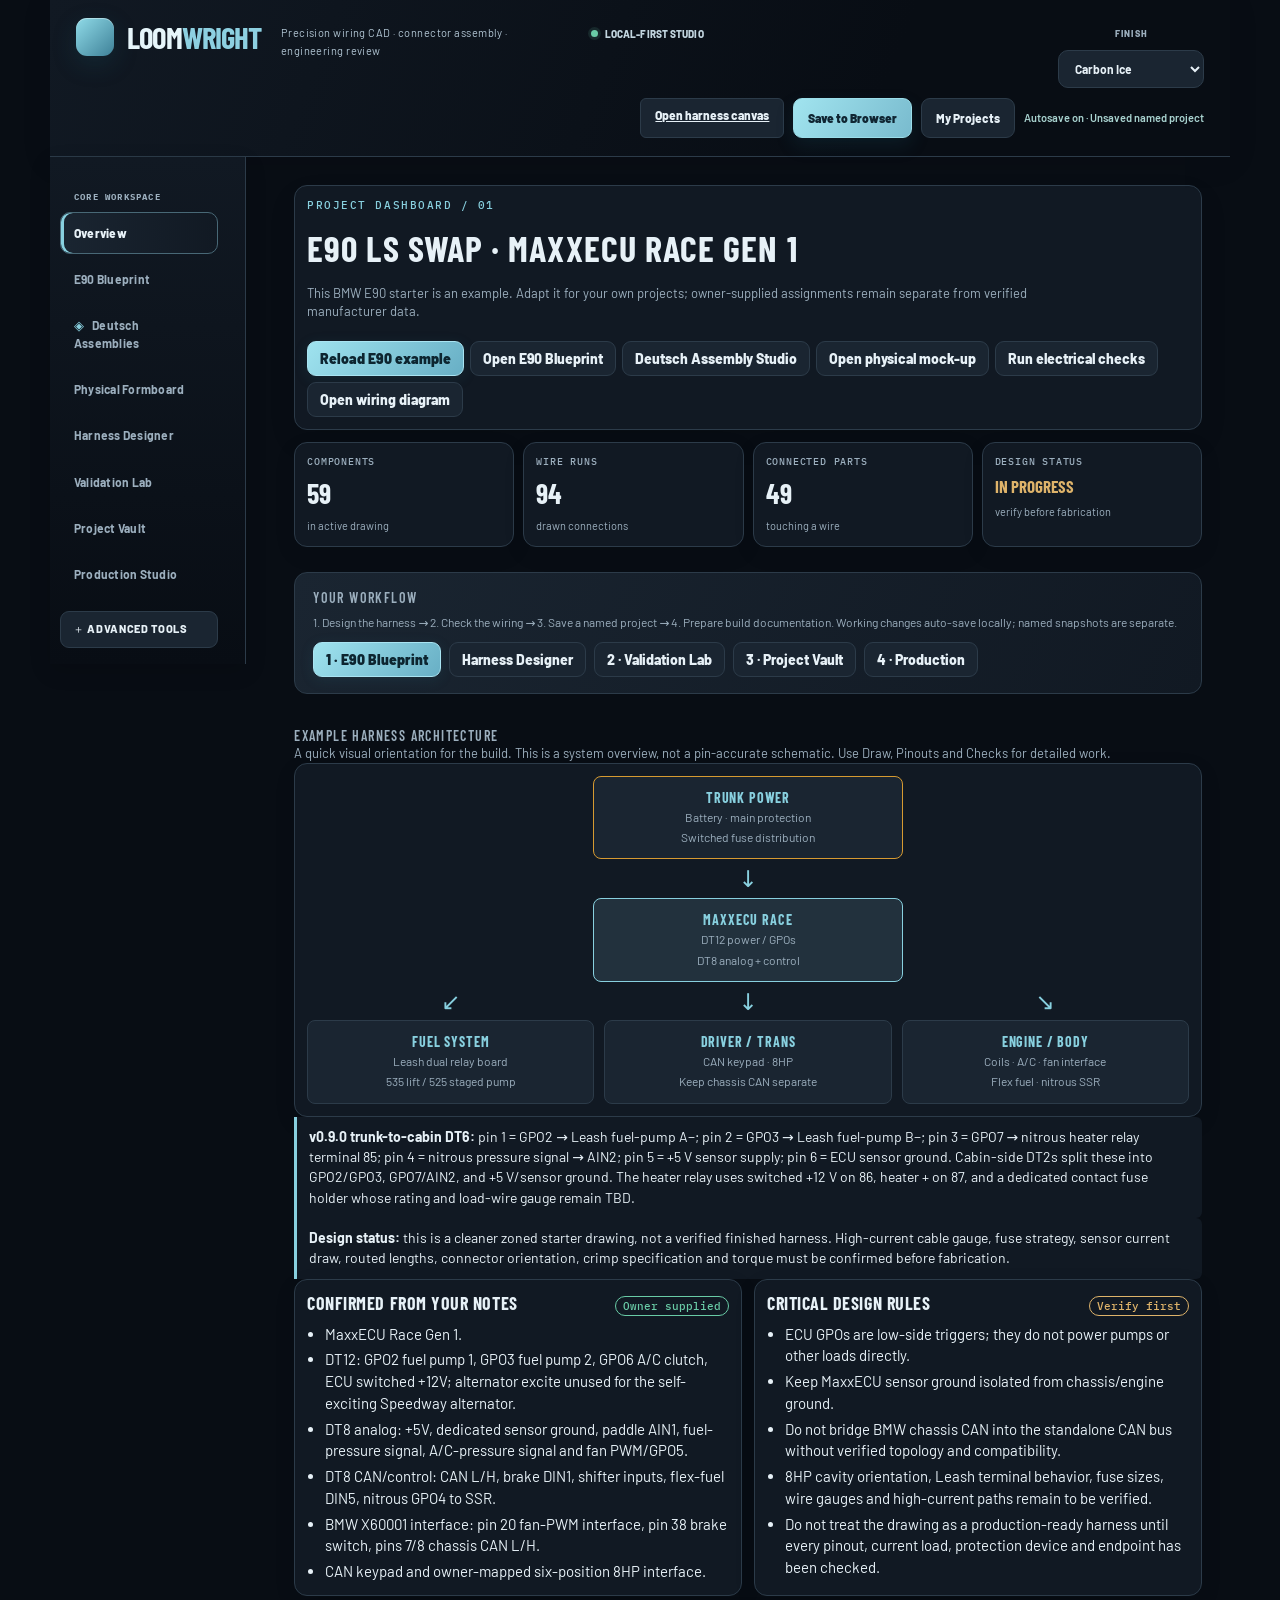
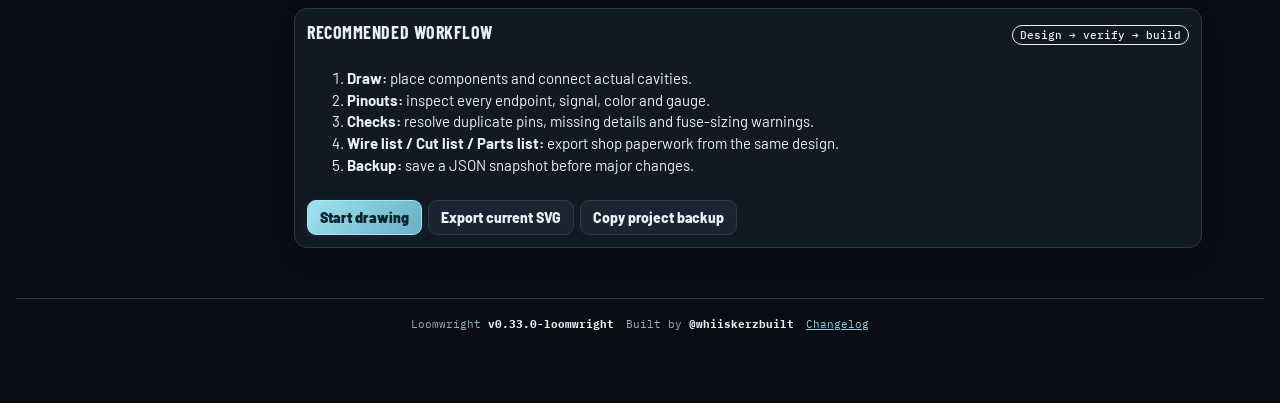
<file: index.html>
<!doctype html><html><head><meta charset=utf8><meta name=viewport content="width=device-width,initial-scale=1,viewport-fit=cover"><style>:root{color-scheme:light;box-sizing:border-box;padding-top:env(safe-area-inset-top,0px);padding-bottom:env(safe-area-inset-bottom,0px)}html{scroll-padding-top:env(safe-area-inset-top,0px)}body{margin:0;padding:0;font:14px -apple-system,BlinkMacSystemFont,sans-serif;background:#fff;color:#000}img{max-width:100%}[hidden]:not([hidden=until-found i]){display:none!important}
.studio-grid{display:grid;grid-template-columns:repeat(auto-fit,minmax(min(100%,300px),1fr));gap:12px;margin:12px 0}.studio-photo{min-height:180px;display:flex;align-items:center;justify-content:center;background:#0b111b;border:1px dashed var(--line);border-radius:8px;overflow:hidden}.studio-photo img{display:block;width:100%;max-height:340px;object-fit:contain}.photo-fallback{padding:22px;display:flex;flex-direction:column;gap:8px;text-align:center;color:var(--mute)}.face-grid{display:grid;gap:7px;margin-top:12px}.face-pin{min-height:56px;border:1px solid var(--line);border-radius:7px;padding:7px;display:flex;flex-direction:column;gap:3px;background:var(--bg);overflow-wrap:anywhere}.face-pin b{font:700 13px var(--mono);color:var(--accent)}.face-pin span{font-size:11px;color:var(--mute)}.face-head{display:flex;justify-content:space-between;gap:8px;flex-wrap:wrap}.face-head span{color:var(--mute);font-size:12px}.studio-cards{display:grid;grid-template-columns:repeat(auto-fit,minmax(170px,1fr));gap:8px;margin:12px 0}.studio-part{background:var(--panel);color:var(--text);border:1px solid var(--line);border-radius:8px;text-align:left;padding:11px;display:flex;flex-direction:column;gap:6px;min-width:0}.studio-part.active{border-color:var(--accent)}.studio-part img{display:block}.studio-part[href]{text-decoration:none;color:var(--text)}.studio-part[href]:hover{border-color:var(--accent)}.studio-part span,.studio-part small{font-size:12px;color:var(--mute)}
.build-progress{height:9px;background:var(--panel2);border:1px solid var(--line);border-radius:99px;overflow:hidden}.build-progress>div{height:100%;background:var(--good);width:0;transition:width .2s}.build-task{display:flex;gap:10px;align-items:flex-start;padding:10px 0;border-bottom:1px solid var(--line)}.build-task:last-child{border-bottom:0}.build-task input{width:18px;height:18px;flex:0 0 18px;margin-top:2px;accent-color:var(--good)}.build-task>span{font:inherit;letter-spacing:0;text-transform:none;color:var(--fg)}.build-task b{display:block}.build-task small{display:block;color:var(--mute);font-size:12px;margin-top:2px}


.dashboard-hero{padding:18px;background:linear-gradient(120deg,var(--panel),var(--panel2));border-left:4px solid var(--accent)}.eyebrow{font:500 11px var(--mono);letter-spacing:.14em;color:var(--accent);margin-bottom:8px}.dashboard-hero h2{font-size:clamp(24px,4vw,36px);margin-bottom:8px}.dashboard-hero p{max-width:780px;margin-bottom:12px}.dash-stats{display:grid;grid-template-columns:repeat(4,minmax(0,1fr));gap:9px}.stat{padding:12px;display:flex;flex-direction:column;gap:4px;min-width:0}.stat>span{font:500 10px var(--mono);color:var(--mute);letter-spacing:.08em}.stat>b{font:700 clamp(18px,3vw,28px) var(--display);overflow-wrap:anywhere}.stat small{font-size:11px;color:var(--mute)}.status-warn{color:var(--warn)!important;font-size:17px!important}.system-map{padding:16px;display:flex;flex-direction:column;align-items:center;gap:7px}.sys-node{display:flex;flex-direction:column;gap:3px;text-align:center;border:1px solid var(--line);border-radius:8px;background:var(--panel2);padding:12px;min-width:0;width:100%;max-width:310px}.sys-node b{font:700 14px var(--display);letter-spacing:.06em;color:var(--accent)}.sys-node span{font-size:12px;color:var(--mute)}.sys-node.power{border-color:#d69a31}.sys-node.ecu{border-color:var(--accent);background:color-mix(in srgb,var(--accent) 7%,var(--panel2))}.sys-arrow{font-size:23px;color:var(--accent);line-height:1}.sys-split{display:grid;grid-template-columns:repeat(3,minmax(0,1fr));gap:10px;width:100%;align-items:start}.sys-branch{display:flex;align-items:center;flex-direction:column;gap:7px;min-width:0}.grid2{display:grid;grid-template-columns:repeat(2,minmax(0,1fr));gap:12px}.grid2 .card{min-width:0}@media(max-width:700px){.dash-stats{grid-template-columns:repeat(2,minmax(0,1fr))}.grid2{grid-template-columns:1fr}.sys-split{grid-template-columns:1fr}.sys-branch{display:grid;grid-template-columns:24px minmax(0,1fr);align-items:center}.sys-branch .sys-node{max-width:none}.sys-arrow{transform:none}}

/* WireForge workspace refresh: additive, responsive, existing controls remain intact */
header{display:flex;align-items:center;gap:18px;flex-wrap:wrap;padding:16px 22px;background:linear-gradient(110deg,#101923,#1b2735);border-bottom:1px solid #354353}
header h1{margin:0;letter-spacing:.025em;color:#f2f4f7}header .sub{margin:0;opacity:.85}
#tabs{position:sticky;top:0;z-index:40;background:var(--panel);box-shadow:0 7px 20px #0002}
#t-draw .bar{gap:7px;padding:12px;border-radius:12px;background:var(--panel);border:1px solid var(--line)}
#t-draw .btn{border-radius:7px;transition:background .15s,border-color .15s}
#t-draw .btn:focus-visible,.wf-workspace button:focus-visible{outline:3px solid var(--accent);outline-offset:2px}
.wf-workspace{background:var(--panel);border:1px solid var(--line);border-radius:12px;margin:12px 0;padding:14px;box-shadow:0 5px 24px #0001}
.wf-workspace .wf-top{display:flex;justify-content:space-between;align-items:center;flex-wrap:wrap;gap:12px}
.wf-workspace h2{font:700 22px var(--display);margin:0}
.wf-actions{display:flex;gap:7px;flex-wrap:wrap;margin:12px 0}
.wf-actions button{padding:9px 12px;background:var(--panel2);color:var(--fg);border:1px solid var(--line);border-radius:7px;cursor:pointer}
.wf-actions button:hover{border-color:var(--accent)}
.wf-metrics{display:grid;grid-template-columns:repeat(auto-fit,minmax(125px,1fr));gap:8px}
.wf-metric{background:var(--panel2);padding:11px;border-radius:8px;border:1px solid var(--line)}
.wf-metric strong{display:block;font:700 23px var(--display);color:var(--accent)}
.wf-metric small{color:var(--mute)}
.wf-issues{margin-top:10px;max-height:200px;overflow:auto;font-size:12px}
.wf-issues p{margin:5px 0;padding:7px;border-left:3px solid var(--warn);background:var(--panel2)}
.wf-help{font-size:12px;color:var(--mute);margin-top:8px}
@media(max-width:650px){header{padding:12px}.wf-workspace{padding:10px}.wf-actions button{flex:1 1 130px}}
</style><style>
.wf-pro-head{display:flex;justify-content:space-between;gap:14px;align-items:start;margin:12px 0 18px;flex-wrap:wrap}
.wf-pro-head h2{margin:8px 0}.wf-pro-grid{display:grid;grid-template-columns:repeat(auto-fit,minmax(min(100%,360px),1fr));gap:14px}
.wf-pro-grid .card{min-width:0}.wf-pro-grid label{display:flex;flex-direction:column;gap:5px;margin:7px 0}
.wf-pro-grid input,.wf-pro-grid select{max-width:100%;width:100%;box-sizing:border-box}
.wf-pro-grid .row{display:flex;flex-wrap:wrap;gap:8px}.wf-pro-grid .row>*{flex:1;min-width:95px}
.wf-pro-table{width:100%;border-collapse:collapse;font-size:12px}.wf-pro-table th,.wf-pro-table td{padding:6px;text-align:left;border-bottom:1px solid var(--line)}
.wf-pro-scroll{overflow:auto;max-height:340px}.wf-pro-actions{display:flex;gap:7px;flex-wrap:wrap;margin:10px 0}
.wf-pro-cavities{display:grid;grid-template-columns:repeat(auto-fit,minmax(70px,1fr));gap:7px;margin:12px 0}
.wf-pro-cavity{border:1px solid var(--line);background:var(--panel2);border-radius:9px;padding:9px;min-height:55px}
.wf-pro-cavity b{display:block;color:var(--accent)}
@media(max-width:650px){.wf-pro-head .btn{width:100%}.wf-pro-grid{grid-template-columns:1fr}}
@media print{body.wf-pro-print header,body.wf-pro-print nav,body.wf-pro-print footer,body.wf-pro-print section:not(#t-pro),body.wf-pro-print .wf-pro-actions,body.wf-pro-print button{display:none!important}body.wf-pro-print #t-pro{display:block!important}body.wf-pro-print .card{break-inside:avoid}body.wf-pro-print{background:#fff;color:#111}}
</style>

</head><body>
<title>Loomwright · wiring harness design</title>
<link rel="icon" href="data:image/svg+xml,%3Csvg xmlns='http://www.w3.org/2000/svg' viewBox='0 0 32 32'%3E%3Crect width='32' height='32' rx='7' fill='%230e1a20'/%3E%3Cpath d='M5 22c6 0 5-12 11-12s5 12 11 12M5 16c6 0 5-6 11-6s5 6 11 6' fill='none' stroke='%2372d3e6' stroke-width='2.4' stroke-linecap='round'/%3E%3C/svg%3E">
<meta name="claude:viewport-fit-sides" content="cover">
<link rel="stylesheet" href="https://fonts.googleapis.com/css2?family=Barlow+Condensed:wght@600;700&family=Barlow:wght@400;500;600&family=IBM+Plex+Mono:wght@400;500&display=swap">
<style>
/* Layout: tab bar, then a drawing stage (pan/zoom SVG) beside an inspector. Tables below are the paperwork built from the drawing. */
:root{
  --bg:#13161a; --panel:#1b1f25; --panel2:#222831; --line:#303743; --grid:#262c35;
  --fg:#e9e7e1; --mute:#9aa3af; --accent:#f0a81c; --accent-ink:#1a1303;
  --good:#4cc38a; --warn:#f0a81c; --bad:#ef6a5b;
  --display:'Barlow Condensed','Arial Narrow',sans-serif;
  --body:'Barlow',system-ui,sans-serif;
  --mono:'IBM Plex Mono',ui-monospace,Menlo,monospace;
  color-scheme:dark;
}
@media (prefers-color-scheme: light){
  :root:not([data-theme="dark"]){
    --bg:#e7eaee; --panel:#f6f7f9; --panel2:#ffffff; --line:#c8ced8; --grid:#d5dae2;
    --fg:#161a1f; --mute:#566170; --accent:#a86900; --accent-ink:#ffffff;
    --good:#13804f; --warn:#a86900; --bad:#c23a2b; color-scheme:light;
  }
}
:root[data-theme="light"]{
  --bg:#e7eaee; --panel:#f6f7f9; --panel2:#ffffff; --line:#c8ced8; --grid:#d5dae2;
  --fg:#161a1f; --mute:#566170; --accent:#a86900; --accent-ink:#ffffff;
  --good:#13804f; --warn:#a86900; --bad:#c23a2b; color-scheme:light;
}
*{box-sizing:border-box}
[hidden]{display:none!important}
body{background:var(--bg);color:var(--fg);font:15px/1.45 var(--body);padding-left:max(16px,env(safe-area-inset-left,0px));padding-right:max(16px,env(safe-area-inset-right,0px));padding-block:0 48px}
.wrap{max-width:1180px;margin:0 auto}
header{padding:16px 0 8px;display:flex;gap:12px;align-items:baseline;flex-wrap:wrap;justify-content:space-between}
h1{font:700 30px/1 var(--display);letter-spacing:.02em;text-transform:uppercase;margin:0}
h1 span{color:var(--accent)}
.sub{color:var(--mute);font-size:13px;margin:0}
/* WireForge workspace navigation */
.wrap{display:grid;grid-template-columns:196px minmax(0,1fr);column-gap:20px;align-items:start}header{grid-column:1/-1}
nav{position:sticky;top:14px;z-index:5;background:var(--bg);display:flex;flex-direction:column;gap:3px;overflow-y:auto;overflow-x:hidden;max-height:calc(100vh - 28px);border-right:1px solid var(--line);border-bottom:0;padding:8px 10px 8px 0;grid-column:1;grid-row:2}
.nav-label{font:500 10px var(--mono);letter-spacing:.14em;text-transform:uppercase;color:var(--mute);padding:13px 10px 4px}
nav button{width:100%;text-align:left;white-space:normal;line-height:1.25}.wrap>section{grid-column:2;grid-row:2;min-width:0}
@media(max-width:760px){.wrap{display:flex;flex-direction:column;gap:0}header{width:100%}nav{position:sticky;top:0;width:100%;max-height:none;flex-direction:row;overflow-x:auto;overflow-y:hidden;border-right:0;border-bottom:1px solid var(--line);padding:6px 0;gap:4px}nav .nav-label{display:none}nav button{width:auto;flex:0 0 auto;white-space:nowrap}.wrap>section{width:100%}}
nav button{flex:0 0 auto;font:600 15px var(--display);letter-spacing:.06em;text-transform:uppercase;background:none;color:var(--mute);border:0;padding:9px 14px;border-radius:6px;cursor:pointer}
nav button[aria-selected="true"]{background:var(--accent);color:var(--accent-ink)}
button:focus-visible,input:focus-visible,select:focus-visible,textarea:focus-visible{outline:2px solid var(--accent);outline-offset:1px}
section{padding-top:14px;display:flex;flex-direction:column;gap:12px}
h2{font:700 22px/1.1 var(--display);letter-spacing:.03em;text-transform:uppercase;margin:0}
h3{font:600 14px var(--display);letter-spacing:.1em;text-transform:uppercase;color:var(--mute);margin:8px 0 0}
p{margin:0}
.muted{color:var(--mute);font-size:13px}
.row{display:flex;gap:6px;flex-wrap:wrap;align-items:flex-end}
.btn{font:600 14px var(--body);background:var(--panel2);color:var(--fg);border:1px solid var(--line);padding:8px 12px;border-radius:6px;cursor:pointer;white-space:nowrap}
.btn.primary{background:var(--accent);color:var(--accent-ink);border-color:var(--accent)}
.btn.danger{color:var(--bad)}
.btn[aria-pressed="true"]{border-color:var(--accent);color:var(--accent)}
.call{border-left:3px solid var(--accent);background:var(--panel);padding:10px 12px;border-radius:0 6px 6px 0;font-size:14px}
label{display:flex;flex-direction:column;gap:3px;min-width:0}
label>span{font:500 10px var(--mono);letter-spacing:.08em;text-transform:uppercase;color:var(--mute)}
input,select,textarea{font:14px var(--body);background:var(--panel2);color:var(--fg);border:1px solid var(--line);border-radius:5px;padding:7px 8px;width:100%;min-width:0}
textarea{font:12px var(--mono);min-height:110px}
.mono{font-family:var(--mono);font-size:13px}
.chip{flex:0 0 14px;width:14px;height:14px;border-radius:50%;border:1px solid var(--mute);display:inline-block;vertical-align:-2px}
.cw{display:flex;gap:6px;align-items:center}
/* visual connector catalogue */
.catalog-tools{display:grid;grid-template-columns:minmax(180px,2fr) minmax(130px,1fr);gap:10px;align-items:end}
.connector-catalog{display:grid;grid-template-columns:repeat(auto-fit,minmax(250px,1fr));gap:10px;margin-top:8px}
.connector-card{display:grid;grid-template-columns:120px minmax(0,1fr);gap:10px;padding:10px;border:1px solid var(--line);border-radius:8px;background:var(--panel2);min-width:0}
.connector-thumb{min-width:0;display:flex;align-items:flex-start}
.connector-card-title{font:600 13px var(--display);line-height:1.3}
.connector-card-meta{font:10px var(--mono);color:var(--mute);margin-top:4px;overflow-wrap:anywhere}
.connector-card-actions{margin:8px 0}
.connector-card details{font-size:12px}
.connector-card summary{cursor:pointer;color:var(--accent);padding:4px 0}
.connector-pin-table{max-height:220px;overflow:auto;margin-top:5px}
.connector-pin-table table{width:100%;border-collapse:collapse;font-size:11px}
.connector-pin-table th,.connector-pin-table td{text-align:left;padding:4px;border-bottom:1px solid var(--line);vertical-align:top}
.connector-pin-table th{position:sticky;top:0;background:var(--panel);color:var(--mute)}
.connector-card[hidden]{display:none}
@media(max-width:600px){.catalog-tools{grid-template-columns:1fr}.connector-catalog{grid-template-columns:1fr}.connector-card{grid-template-columns:100px minmax(0,1fr)}}

/* drawing */
.bar{display:flex;gap:8px;flex-wrap:wrap;align-items:flex-end}
.bar label{width:96px}
.lib{background:var(--panel);border:1px solid var(--line);border-radius:8px;padding:12px;display:flex;flex-direction:column;gap:10px;max-height:340px;overflow:auto}
.lib  .grp{display:flex;flex-direction:column;gap:6px}
.lib details.catalog-group{border:1px solid var(--line);border-radius:9px;padding:10px 12px;background:var(--panel);margin:8px 0}
.lib details.catalog-group>summary{display:flex;align-items:center;justify-content:space-between;gap:12px;cursor:pointer;list-style:none;font:700 13px var(--display);letter-spacing:.04em;text-transform:uppercase}
.lib details.catalog-group>summary::-webkit-details-marker{display:none}
.lib details.catalog-group>summary:after{content:'+';color:var(--accent);font-size:18px}
.lib details.catalog-group[open]>summary:after{content:'−'}
.lib details.catalog-group>summary small{margin-left:auto;color:var(--mute);font:10px var(--mono);text-transform:none;letter-spacing:0}
.lib details.catalog-group[open]>summary{padding-bottom:8px;border-bottom:1px solid var(--line)}
.lib .grp>b{font:600 12px var(--display);letter-spacing:.1em;text-transform:uppercase;color:var(--mute)}
.lib .items{display:flex;gap:6px;flex-wrap:wrap}
.main{display:grid;grid-template-columns:minmax(0,1fr) 300px;gap:12px}
.stage{height:min(70dvh,640px);min-height:380px;border:1px solid var(--line);border-radius:8px;background:var(--bg);position:relative;overflow:hidden}
#cv{width:100%;height:100%;display:block;touch-action:none;user-select:none;-webkit-user-select:none;cursor:grab}
#cv text{pointer-events:none}
.hint{position:absolute;left:8px;bottom:8px;right:8px;font:500 12px var(--mono);color:var(--mute);background:var(--panel);border:1px solid var(--line);border-radius:6px;padding:5px 8px;pointer-events:none}
.insp{background:var(--panel);border:1px solid var(--line);border-radius:8px;padding:12px;display:flex;flex-direction:column;gap:10px;align-self:start;max-height:min(70dvh,640px);overflow:auto}
.insp .two{display:grid;grid-template-columns:1fr 1fr;gap:8px}
.plist{display:flex;flex-direction:column;gap:6px}
.plist label{flex-direction:row;align-items:center;gap:8px}
.plist label>span{width:34px;font-size:12px;color:var(--accent);text-transform:none;letter-spacing:0}
@media (max-width:860px){.main{grid-template-columns:minmax(0,1fr)}.insp{max-height:none}}
/* svg parts */
.box{fill:var(--panel);stroke:var(--line);stroke-width:1.5}
.sel .box{stroke:var(--accent);stroke-width:2.5}
.hdr{fill:var(--panel2)}
.t{fill:var(--fg);font:600 12px var(--body)}
.pid{fill:var(--accent);font:700 11px var(--mono)}
.pl{fill:var(--mute);font:11px var(--body)}
.pd{fill:var(--bg);stroke:var(--mute);stroke-width:1.5}
.pd.used{fill:var(--fg);stroke:var(--fg)}
.pd.pend{fill:var(--accent);stroke:var(--accent)}
.hit{fill:transparent;cursor:crosshair}
.nodec{fill:var(--panel2);stroke:var(--mute);stroke-width:1.5}
.sel .nodec{stroke:var(--accent);stroke-width:2.5}
.wl{fill:var(--accent);font:600 11px var(--mono)}
.ps{fill:var(--mute);font:10px var(--mono)}
.fwl{fill:var(--bad);font:600 11px var(--mono);letter-spacing:.12em}
.tag{font:500 10px var(--mono);letter-spacing:.08em;text-transform:uppercase;border:1px solid var(--line);color:var(--mute);padding:1px 5px;border-radius:3px}
.sw{display:flex;gap:6px;flex-wrap:wrap}
.swb{width:26px;height:26px;border-radius:50%;border:2px solid var(--line);cursor:pointer;padding:0}
.swb:hover{border-color:var(--accent)}
.btn:disabled{opacity:.4;cursor:default}
#mk{width:100%;height:100%;display:block;touch-action:none;user-select:none;-webkit-user-select:none;cursor:grab}
#mk text{pointer-events:none}
.lcard{display:flex;flex-direction:column;gap:6px;border:1px solid var(--line);border-radius:6px;padding:8px}
input[type=color]{padding:0;height:34px;width:44px}
.row select{width:auto}
.err .box{stroke:var(--bad);stroke-width:2.5}
nav button.bad{color:var(--bad)}
/* tables */
.tw{overflow-x:auto;border:1px solid var(--line);border-radius:8px;background:var(--panel)}
table{border-collapse:collapse;width:100%;font-size:14px}
th{font:500 10px var(--mono);letter-spacing:.08em;text-transform:uppercase;color:var(--mute);text-align:left;padding:8px 10px;border-bottom:1px solid var(--line);white-space:nowrap}
td{padding:8px 10px;border-bottom:1px solid var(--line);vertical-align:top}
tr:last-child td{border-bottom:0}
td.num,th.num{text-align:right;font-variant-numeric:tabular-nums}
.nt{color:var(--mute);font-size:13px}
.ok{color:var(--good)}.wn{color:var(--warn)}.bd{color:var(--bad)}
.pill{font:500 11px var(--mono);padding:2px 7px;border-radius:99px;border:1px solid currentColor;white-space:nowrap}
.card{background:var(--panel);border:1px solid var(--line);border-radius:8px;padding:12px;display:flex;flex-direction:column;gap:8px}
.card .hd{display:flex;justify-content:space-between;gap:8px;flex-wrap:wrap;align-items:baseline}
.card .hd b{font:700 18px var(--display);letter-spacing:.03em;text-transform:uppercase}
ul.tight{margin:0;padding-left:18px;display:flex;flex-direction:column;gap:4px}
a{color:var(--accent)}
.toast{position:fixed;left:50%;transform:translateX(-50%);bottom:calc(16px + env(safe-area-inset-bottom,0px));background:var(--accent);color:var(--accent-ink);padding:8px 14px;border-radius:6px;font-weight:600;z-index:20}
.app-footer{display:flex;justify-content:center;align-items:center;gap:12px;flex-wrap:wrap;padding:18px 12px 24px;color:var(--mute);font:11px var(--mono);border-top:1px solid var(--line);margin-top:22px}.app-footer b{color:var(--fg)}.app-footer a{color:var(--accent)}
.echeck-grid{display:grid;grid-template-columns:repeat(2,minmax(0,1fr));gap:12px}.echeck-grid .card{min-width:0}.echeck-results{display:grid;grid-template-columns:repeat(3,minmax(0,1fr));gap:10px}.echeck-metric{border:1px solid var(--line);border-radius:8px;padding:12px;background:var(--panel2)}.echeck-metric span{display:block;color:var(--mute);font:10px var(--mono);text-transform:uppercase;letter-spacing:.08em}.echeck-metric b{display:block;font-size:20px;margin-top:5px;overflow-wrap:anywhere}@media(max-width:700px){.echeck-grid,.echeck-results{grid-template-columns:1fr}}
</style>

<div class="wrap">
<header>
  <h1>Loom<span>wright</span></h1>
  <p class="sub">Precision wiring CAD · connector assembly · engineering review</p><span class="wf-app-trust" title="Local-first workspace; not electrical certification">LOCAL-FIRST STUDIO</span>
  <label class="wf-finish-choice">FINISH <select id="wfEditorFinish" aria-label="Loomwright interface finish"><option value="ice">Carbon Ice</option><option value="copper">Forged Titanium</option><option value="stealth">Obsidian</option></select></label>
<div class="wf-top-actions" aria-label="Project actions"><button class="btn primary" id="wfQuickSave" type="button" title="Create or update the current named browser snapshot">Save to Browser</button><button class="btn" id="wfVaultOpen" type="button">My Projects</button><span id="wfSaveStatus" role="status" aria-live="polite">Autosave on · Checking browser storage…</span></div>
</header>
<nav id="tabs"></nav>

<section id="t-project" hidden></section><section id="t-blueprint" hidden></section><section id="t-dt" hidden></section><section id="t-vault" hidden></section><section id="t-lab" hidden></section>
<section id="t-studio" hidden></section>
<section id="t-sim" hidden></section>
<section id="t-pro" hidden><div class="wf-pro-head"><div><span class="pill">PRO WORKSPACE · PREVIEW</span><h2>Harness Production Studio</h2><p class="muted">Reusable cavity maps, drawing layers, branch schedules, build reports and restore points. Manufacturer geometry and electrical suitability require independent verification.</p></div><div class="row"><button class="btn primary" type="button" id="wf3dProLaunch">◈ Render 3D</button><button class="btn primary" id="proPrint">Print build pack</button></div></div><div class="row"><button class="btn" data-tab="formboard">Physical formboard & measured cut list</button></div><div id="proRoot"></div></section>
<section id="t-draw">
<div class="wf-draw-intro"><div><div class="wb-eyebrow">WIRE FORGE / SCHEMATIC EDITOR</div><h2>Harness Designer <span>·</span> Design → Route → Verify</h2><p>Draw cavity-to-cavity connections, arrange hardware, then review the wiring in Blueprint, Loom Studio or 3D. Drag parts to adjust the layout.</p></div><div class="wf-draw-intro-actions"><button class="btn primary" data-tab="blueprint">E90 Blueprint</button><button class="btn" data-tab="formboard">Physical Formboard</button><button class="btn" data-tab="lab">Validation Lab</button></div></div>
<details class="wf-advanced" id="wfAdvanced"><summary>Advanced engineering tools <small>Routing audit · branches · cut lists · snap · locking</small></summary>
<section class="wf-phase card" id="wfPhasePanel" aria-label="Harness engineering tools">
<h3>Engineering workbench <span class="pill">ADVANCED</span></h3>
<p class="muted">Routing diagnostics, physical branch records, ECU pin schedule and manufacturing estimates. These tools do not certify a harness.</p>
<div class="row" style="flex-wrap:wrap;gap:8px">
<button class="btn" id="wfRouteAudit" type="button">Analyze routing</button>
<button class="btn" id="wfAddBranch" type="button">Add harness branch</button>
<button class="btn" id="wfCutList" type="button">Export cut list CSV</button>
<button class="btn" id="wfEcuSchedule" type="button">Export MaxxECU schedule CSV</button>
<button class="btn" id="wfValidation" type="button">Export validation CSV</button>
</div>
<div class="row" style="flex-wrap:wrap;gap:8px;margin-top:10px"><label>Branch name <input id="wfBranchName" placeholder="Engine → firewall"></label><label>Bundle ID <input id="wfBranchLoom" placeholder="990"></label><label>Branch length (in) <input id="wfBranchLength" type="number" min="0" step=".1" placeholder="Measured"></label><label>Branch diameter (mm) <input id="wfBranchDiameter" type="number" min="0" step=".1" placeholder="Estimate"></label></div>
<div id="wfBranchRows" class="muted" style="margin-top:10px"></div><div id="wfPhaseResults" aria-live="polite" style="margin-top:10px"></div>
</section><aside class="wf-workspace" id="wfWorkspace" aria-label="Harness editor tools">
<div class="wf-top"><h2>Harness diagnostics <small style="font-size:12px;color:var(--mute)">LIVE</small></h2><span id="wfStatus" class="pill">Ready</span></div>
<div class="wf-metrics" id="wfMetrics" aria-live="polite"></div>
<div class="wf-actions">
<button type="button" id="wfRefresh">Run wiring audit</button>
<button type="button" id="wfSnap">Snap parts to 20px grid</button>
<button type="button" id="wfAlign">Align selected part to grid</button>
<button type="button" id="wfLock">Lock selected part</button>
<button type="button" id="wfPinExport">Export connector pinouts CSV</button>
<button type="button" id="wfLoomExport">Export harness bundles CSV</button>
</div>
<div class="wf-help">Snap changes positions and can be undone. Locked parts cannot be dragged. Electrical findings require independent verification against component datasheets.</div>
<div class="wf-issues" id="wfIssues"></div></aside>
</details>
  <div class="bar">
    <label class="wf-zone-jump">FOCUS AREA <select id="wfZoneJump" aria-label="Focus physical planning area"><option value="">All areas (Fit)</option></select></label><button class="btn" data-tab="blueprint" title="E90 zone map and completion board">E90 Blueprint</button><button class="btn" data-tab="dt" title="Edit both halves of a Deutsch inline connector">DT Assemblies</button><button class="btn primary" data-act="lib" id="libBtn" aria-pressed="false">+ Add part</button>
    <button class="btn" data-act="zout" aria-label="Zoom out">−</button>
    <button class="btn" data-act="zin" aria-label="Zoom in">+</button>
    <button class="btn" data-act="fit">Fit</button>
    <button class="btn primary" id="wf3dLaunch" type="button" title="Build an interactive 3D model from the current routed drawing">◈ Render 3D</button><button class="btn" data-act="exportDiagram">Export SVG</button><button class="btn" data-act="printDiagram">Print diagram</button><button class="btn danger" data-act="clearWires" title="Remove every wire but keep parts and zones">Delete all wires</button>
    <button class="btn" data-act="undo" id="undoBtn">Undo</button><button class="btn" data-act="redo" id="redoBtn">Redo</button>
    <button class="btn" data-act="fw" id="fwBtn" aria-pressed="false">Firewall line</button>
    <button class="btn" data-act="tk" id="tkBtn" aria-pressed="false">Trunk line</button>
    <button class="btn" data-act="can" id="canBtn" aria-pressed="false">CAN pair</button>
    <button class="btn" data-act="toggleRoute" id="routeBtn">Routing: 90°</button>
    <label><span>New wire gauge</span><select id="defAwg"></select></label>
    <label><span>New wire color</span><input id="defColor" placeholder="RED"></label>
    <label><span>Scale (px per in)</span><input id="scale" type="number" min="0.5" step="0.5" inputmode="decimal"></label>
  </div>
  <div class="lib" id="lib" hidden></div>
  <div id="exBanner" class="call" hidden>Starting layout: the MaxxECU LS connectors, with pins named from the MaxxECU page. Run wires between them or add parts. Engine-side plugs are left blank where that page gives no pinout. <button class="btn danger" data-act="clearAll">Clear drawing</button></div>
  <div class="main">
    <div class="stage"><svg id="cv" role="img" aria-label="Harness drawing"></svg><div class="hint" id="hint"></div></div>
    <div class="insp" id="insp"></div>
  </div>
</section>
<section id="t-formboard" hidden></section><section id="t-mock" hidden></section>
<section id="t-wires" hidden></section>
<section id="t-cut" hidden></section>
<section id="t-pins" hidden></section>
<section id="t-book" hidden></section>
<section id="t-bom" hidden></section>
<section id="t-build" hidden></section>
<section id="t-checks" hidden></section>
<section id="t-electrical" hidden></section>
<section id="t-power" hidden></section>
<section id="t-ecu" hidden></section>
<section id="t-notes" hidden></section>
<section id="t-save" hidden></section>
</div>
<div id="toast" class="toast" hidden></div>
<footer class="app-footer"><span>Loomwright <b id="appVersion">v0.27.0-assembly-preview</b></span><span>Built by <b>@whiiskerzbuilt</b></span><a href="CHANGELOG.md" target="_blank" rel="noopener">Changelog</a></footer>

<style id="wfBlackglassTheme">
/* Visual-only refresh. Semantic good/warning/error colors stay distinct. */
:root:not([data-theme="light"]){
 --bg:#080d14;--panel:#111923;--panel2:#1a2531;--line:#2c3b49;--grid:#253441;
 --fg:#e7f1f7;--mute:#9cafbe;--accent:#88d0df;--accent-ink:#102027;
 --good:#69cba6;--warn:#deb36a;--bad:#ec776e;
 color-scheme:dark;
}
:root[data-theme="light"]{
 --bg:#edf2f5;--panel:#ffffff;--panel2:#eaf2f5;--line:#b6ccd5;
 --grid:#d4e0e6;--fg:#182b36;--mute:#4b6675;--accent:#247c96;--accent-ink:#fff;
 --good:#1c8364;--warn:#a87021;--bad:#c3433d;
}
body{background:var(--bg);color:var(--fg)}
header{
 background:linear-gradient(115deg,#101a25,#142332 55%,#0e1721);
 border-bottom:1px solid #2f4859;
 box-shadow:0 10px 30px #0003;
}
header h1{color:#e6f6fb;letter-spacing:.005em}
header h1 span{color:#8dd0e1}
header .sub{color:#b0c4d2;opacity:1}
nav{background:var(--bg);scrollbar-color:#405769 transparent}
nav button{border-radius:9px}
nav button[aria-selected="true"]{
 color:var(--fg);border-color:#4b8597;
 background:linear-gradient(120deg,#1c3745,#172837);
 box-shadow:inset 3px 0 #8bd4e5;
}
.nav-label{color:var(--mute)}
.card,.wf-workspace,#wfPhasePanel,.wf-pro-grid .card{
 border-color:var(--line);border-radius:13px;
 box-shadow:0 7px 22px #00000014;
}
#t-draw .bar{background:linear-gradient(125deg,var(--panel),var(--panel2));border:1px solid var(--line);border-radius:13px}
#t-draw .btn,.wf-actions button,button.btn{border-radius:9px}
.btn.primary,.button.primary{
 background:linear-gradient(130deg,#9fe3ef,#68afc5);
 color:#0d2530;border:1px solid #a9e4f2;
 box-shadow:0 3px 13px #2c71812b;
}
.btn.primary:hover,.button.primary:hover{background:#a5e7ef;color:#071c26}
#wf3dLaunch,#wf3dProLaunch{
 background:linear-gradient(130deg,#b8e9f1,#7ec9d9);
 color:#0b2734;border-color:#b5e9f3;font-weight:800;
}
input,textarea,select{accent-color:var(--accent)}
input:focus-visible,select:focus-visible,textarea:focus-visible,button:focus-visible{outline-color:var(--accent)}
::-webkit-scrollbar{width:9px;height:9px}
::-webkit-scrollbar-thumb{background:#405364;border-radius:12px}
::-webkit-scrollbar-track{background:transparent}
@media(max-width:760px){
 header{padding:13px}
 #t-draw .bar{gap:7px}
 #t-draw .btn{min-height:37px}
}
:root[data-theme="light"] header{
 background:linear-gradient(115deg,#e7f3f8,#dbeaf1);
 border-bottom-color:#a7c3d0;
}
:root[data-theme="light"] header h1{color:#19303e}
:root[data-theme="light"] header h1 span{color:#207b98}
:root[data-theme="light"] header .sub{color:#506c79}
:root[data-theme="light"] nav button[aria-selected="true"]{
 background:#daedf2;color:#1c485a;border-color:#93c1d1;
}

.wf-finish-choice{margin-left:auto;display:flex;gap:10px;align-items:center;color:var(--mute);font-size:10px;font-weight:800;letter-spacing:1.2px}
#wfEditorFinish{background:var(--panel2);color:var(--fg);border:1px solid var(--line);border-radius:10px;padding:10px 12px;font-size:12px;font-family:var(--body);font-weight:700;min-width:146px}
#wfEditorFinish:focus-visible{outline:2px solid var(--accent);outline-offset:2px}
:root[data-wf-finish="copper"]:not([data-theme="light"]){
 --bg:#111312;--panel:#1c1e1b;--panel2:#292b27;--line:#46423b;--grid:#292a27;
 --fg:#f1eee8;--mute:#b9ada0;--accent:#ddbb92;--accent-ink:#20180f;
}
:root[data-wf-finish="copper"]:not([data-theme="light"]) header{background:linear-gradient(110deg,#28251e,#191d1c);border-bottom-color:#66503a}
:root[data-wf-finish="copper"]:not([data-theme="light"]) header h1 span{color:#eac5a3}
:root[data-wf-finish="copper"]:not([data-theme="light"]) nav button[aria-selected="true"]{border-color:#8d7054;background:linear-gradient(130deg,#40342a,#2c2925);box-shadow:inset 3px 0 #d9b38c}
:root[data-wf-finish="copper"]:not([data-theme="light"]) .btn.primary,
:root[data-wf-finish="copper"]:not([data-theme="light"]) #wf3dLaunch,
:root[data-wf-finish="copper"]:not([data-theme="light"]) #wf3dProLaunch{background:linear-gradient(115deg,#f0d0ad,#cda37e);color:#291d15;border-color:#f0d0ad}
:root[data-wf-finish="stealth"]:not([data-theme="light"]){
 --bg:#111419;--panel:#1b2027;--panel2:#262c34;--line:#3a4754;--grid:#28313d;
 --fg:#f0f3f6;--mute:#a8b3bd;--accent:#c5d4e1;--accent-ink:#17212b;
}
:root[data-wf-finish="stealth"]:not([data-theme="light"]) header{background:linear-gradient(110deg,#242b33,#151b22);border-bottom-color:#59636b}
:root[data-wf-finish="stealth"]:not([data-theme="light"]) header h1 span{color:#d5e0eb}
:root[data-wf-finish="stealth"]:not([data-theme="light"]) nav button[aria-selected="true"]{background:linear-gradient(130deg,#33404e,#25303b);border-color:#798796;box-shadow:inset 3px 0 #d0dbe4}
:root[data-wf-finish="stealth"]:not([data-theme="light"]) .btn.primary,
:root[data-wf-finish="stealth"]:not([data-theme="light"]) #wf3dLaunch,
:root[data-wf-finish="stealth"]:not([data-theme="light"]) #wf3dProLaunch{background:linear-gradient(130deg,#f4f6f9,#a9bccb);color:#19212b;border-color:#d5e3eb}
@media(max-width:720px){.wf-finish-choice{width:100%;justify-content:space-between;margin:0}#wfEditorFinish{flex:1;max-width:220px}}
</style>
<link rel="stylesheet" href="./wireforge-workspace.css?v=033-loomwright">
<link rel="stylesheet" href="./wireforge-blueprint.css?v=033-loomwright">
<link rel="stylesheet" href="./wireforge-formboard.css?v=033-loomwright">
<link rel="stylesheet" href="./wireforge-premium.css?v=033-loomwright">
<link rel="stylesheet" href="./wireforge-dt-visual.css?v=033-loomwright">
<script>
const APP_VERSION='0.33.0-loomwright';
const CREATOR_HANDLE='@whiiskerzbuilt';
document.getElementById('appVersion').textContent='v'+APP_VERSION;
const esc=s=>String(s??'').replace(/[&<>"]/g,c=>({'&':'&amp;','<':'&lt;','>':'&gt;','"':'&quot;'}[c]));
const KEY='harness-bench-v2';

/* ---------- part catalog ---------- */
const T={};const GROUPS=[];
const FAM={dt:'#8b95a3',mol:'#d2b27a',mx:'#f0a81c',pwr:'#4a86e8',bulk:'#e0584a',sens:'#3fae6a',term:'#b0b6c0'};
function group(name,list){GROUPS.push({name,ids:list.map(x=>x.id)});list.forEach(x=>T[x.id]=x)}
const gen=(id,name,n,seal,fam,sub,pn)=>({id,name,seal:!!seal,fam,sub:sub||'',pn:pn||'',pins:Array.from({length:n},(_,i)=>({p:String(i+1),l:''}))});
const lab=(id,name,labels,fam,sub)=>({id,name,labeled:true,fam,sub:sub||'',pins:labels.map(l=>({p:l[0],l:l[1]||''}))});
const mx=(id,name,arr)=>lab(id,name,arr,'mx','MaxxECU LS harness');
const nodeT=(id,name,fam,note)=>({id,name,node:true,fam,note:note||'',pins:[{p:'1',l:''}]});
function makeCustom(tid){
  const u=S.wfCustom?.[tid];if(u&&/^usr/.test(tid)&&!T[tid]){T[tid]={id:tid,name:u.name,labeled:true,fam:'dt',sub:u.pn?'Housing P/N '+u.pn:'Custom part',pn:u.pn,short:u.short,cat:u.cat,pins:u.pins?u.pins.map(x=>({p:String(x.p),l:x.l||''})):u.labels.map((l,i)=>({p:String(l),l:''}))};return;}
  const m=/^(cust|bulk)(\d+)$/.exec(tid);if(!m||T[tid])return;
  const n=Math.max(1,Math.min(60,+m[2]));
  T[tid]=m[1]==='bulk'?Object.assign(gen(tid,'Firewall bulkhead '+n+'-pin',n,true,'bulk','Mil-spec bulkhead'),{bulk:true}):gen(tid,n+'-pin connector',n,false,'dt','Custom');
}
group('Engine-bay studs (ring terminal sizes TBD)',[lab('stud','Stud with ring terminals',[['T1','Terminal 1'],['T2','Terminal 2'],['T3','Terminal 3'],['T4','Terminal 4'],['T5','Terminal 5'],['T6','Terminal 6'],['T7','Terminal 7'],['T8','Terminal 8'],['T9','Terminal 9'],['T10','Terminal 10']],'sens','Ring terminal sizes TBD')]);
group('Injectors and coils (housing part numbers TBD)',[lab('inj2','Injector connector',[['1','Pin 1 (polarity TBD)'],['2','Pin 2 (polarity TBD)']],'sens','Housing P/N TBD'),lab('coil3','Ignition coil connector',[['1','Pin 1 (function TBD)'],['2','Pin 2 (function TBD)'],['3','Pin 3 (function TBD)']],'sens','Housing P/N TBD')]);
/* MaxxECU pin reference transcribed from user-provided notes. Verify exact model and official documentation before wiring. */
const MAXXECU_MAIN=[["A1","GPO 5","-","GPO 4"],["A2","IGN 1","IGN 1","IGN 1"],["A3","IGN 2","IGN 2","IGN 2"],["A4","GPO 8/TACHO","GPO 8/TACHO","GPO 8/TACHO"],["B1","GPO 6","-","GPO 5"],["B2","IGN 3","IGN 3","IGN 3"],["B3","IGN 4","IGN 4","IGN 4"],["B4","GPO 1","GPO 1","GPO 1"],["C1","GPO 7","-","AIN 5 (0–5 V)"],["C2","IGN 5","IGN 5","IGN 5"],["C3","IGN 6","IGN 6","IGN 6"],["C4","GPO 2","GPO 2","GPO 2"],["D1","WBO2 Heater−","WBO2 Heater−","WBO2 Heater−"],["D2","IGN 7","-","AIN 6 (0–5 V)"],["D3","IGN 8","-","AIN 7 (0–5 V)"],["D4","GPO 3","GPO 3","GPO 3"],["E1","CAN H","CAN H","CAN H"],["E2","CAN L","CAN L","CAN L"],["E3","GND Shield","GND Shield","GND Shield"],["E4","GPO 4","-","AIN 8 (0–5 V)"],["F1","CLT","CLT","CLT"],["F2","IAT","IAT","IAT"],["F3","WBO2 VREF","WBO2 VREF","WBO2 VREF"],["F4","WBO2 VS","WBO2 VS","WBO2 VS"],["G1","+5V sensor supply (peak 0.5 A, max 150 mA)","+5V sensor supply (peak 0.5 A, max 150 mA)","+5V sensor supply (peak 0.5 A, max 150 mA)"],["G2","TPS/AIN","TPS/AIN","TPS/AIN"],["G3","WBO2 IP","WBO2 IP","WBO2 IP"],["G4","WBO2 RCAL","WBO2 RCAL","WBO2 RCAL"],["H1","Sensor GND","Sensor GND","Sensor GND"],["H2","Trigger GND","Trigger GND","Trigger GND"],["H3","TRIGGER","TRIGGER","TRIGGER"],["H4","HOME","HOME","HOME"],["J1","AIN 1 (Temperature)","AIN 1 (Temperature)","AIN 1 (Temperature)"],["J2","AIN 2 (Temperature)","AIN 2 (Temperature)","AIN 2 (Temperature)"],["J3","AIN 3 (0–5 V)","AIN 3 (0–5 V)","AIN 3 (0–5 V)"],["J4","AIN 4 (0–5 V)","AIN 4 (0–5 V)","AIN 4 (0–5 V)"],["K1","INJ 1","INJ 1","INJ 1"],["K2","INJ 2","INJ 2","INJ 2"],["K3","DIN/VR 1","DIN 1","DIN 1"],["K4","DIN/VR 2","DIN 2","DIN 2"],["L1","INJ 8","-","GPO 11/Motor 1−"],["L2","INJ 7","-","GPO 12/Motor 1+"],["L3","INJ 6","INJ 6","INJ 6"],["L4","Engine GND","Engine GND","Engine GND"],["M1","INJ 3","INJ 3","INJ 3"],["M2","INJ 4","INJ 4","INJ 4"],["M3","INJ 5","INJ 5","INJ 5"],["M4","+12V ECU power supply","+12V ECU power supply","+12V ECU power supply"]];
const MAXXECU_AUX=[["A1","EGT 5+"],["A2","EGT 6+"],["A3","EGT 7+"],["A4","EGT 8+"],["B1","EGT 5−"],["B2","EGT 6−"],["B3","EGT 7−"],["B4","EGT 8−"],["C1","EGT 1+"],["C2","EGT 2+"],["C3","EGT 3+"],["C4","EGT 4+"],["D1","EGT 1−"],["D2","EGT 2−"],["D3","EGT 3−"],["D4","EGT 4−"],["E1","Knock GND"],["E2","Knock 1"],["E3","Knock 2"],["E4","AIN 6 (0–5 V)"],["F1","AIN 7 (0–5 V)"],["F2","AIN 8 (0–5 V)"],["F3","DIN/VR 4"],["F4","DIN/VR 5"],["G1","GPO 15 (+12 V)"],["G2","GPO 16 (+12 V)"],["G3","AIN 5 (0–5 V)"],["G4","Engine Ground"],["H1","Motor 2+"],["H2","Motor 1−"],["H3","Motor 2−"],["H4","Motor 1+"]];
/* Pinout-backed physical connectors for the user's Gen1 RACE ECU.
   Main connector functions use the V1/RACE/PRO column of the existing reference table. */
group('DEUTSCH DT mating halves',[Object.assign(gen('dt04_4p','DT04-4P receptacle',4,true,'dt','4-way receptacle · mates DT06-4S · cavity n to n · confirm face orientation on the Deutsch drawing','DT04-4P'),{short:'DT04-4P',mateWith:'dt06_4s',docSrc:'TE DT06-4S / DT04-4P product pages and the Deutsch DT Series catalog (checked Nov 2026)',contactNote:'Size 16 contacts (TE). Contact part number TBD.',viewNote:'Cavity drawing view (mating face or wire entry) NOT confirmed in the TE pages reached.',mapNote:'ASSUMPTION: cavity n mates cavity n. The TE pages reached do not state the mate mapping. Confirm on the TE customer drawing before fabrication.'}),Object.assign(gen('dt06_4s','DT06-4S plug',4,true,'dt','4-way plug · mates DT04-4P · cavity n to n · confirm face orientation on the Deutsch drawing','DT06-4S'),{short:'DT06-4S',mateWith:'dt04_4p',docSrc:'TE DT06-4S / DT04-4P product pages and the Deutsch DT Series catalog (checked Nov 2026)',contactNote:'Size 16 contacts (TE). Contact part number TBD.',viewNote:'Cavity drawing view (mating face or wire entry) NOT confirmed in the TE pages reached.',mapNote:'ASSUMPTION: cavity n mates cavity n. The TE pages reached do not state the mate mapping. Confirm on the TE customer drawing before fabrication.'})]);
group('DEUTSCH HD30 firewall',[Object.assign(gen('hd30_47','HD30 · 47-position receptacle',47,true,'bulk','24-47 · verify key and contact arrangement','HD34-24-47PE'),{bulk:true})]);
group('DEUTSCH HD30 demo mating halves',[
 {...gen('hd30_demo_socket','HD36-24-47SE socket plug',47,true,'bulk','Illustrative numbered cavities; verify TE drawing','HD36-24-47SE'),mateWith:'hd30_demo_pin',mapNote:'ASSUMPTION for fabrication: TE 0425-014-2400 rev H sheet 2 confirms numbered rear-view mating arrangement. Software models same-number continuity; verify physical orientation and each of five size 16 / 42 size 20 contact assignments, wire gauge and insulation OD.',contactNote:'Size 16 or 20; exact cavity contact TBD'},
 {...gen('hd30_demo_pin','HD34-24-47PE pin receptacle',47,true,'bulk','Illustrative numbered cavities; verify TE drawing','HD34-24-47PE'),mateWith:'hd30_demo_socket',mapNote:'ASSUMPTION for fabrication: TE 0425-014-2400 rev H sheet 2 confirms numbered rear-view mating arrangement. Software models same-number continuity; verify physical orientation and each of five size 16 / 42 size 20 contact assignments, wire gauge and insulation OD.',contactNote:'Size 16 or 20; exact cavity contact TBD'},
 {...gen('demo_fused12','Local fused ECU 12V supply',1,false,'pwr','Fuse rating and supply side TBD',''),pins:[{p:'OUT',l:'Fused 12V output'},{p:'IN',l:'Supply input (source TBD)'}]}
]);
group('MaxxECU Gen1 RACE connectors',[
 {id:'mxrace48',name:'MaxxECU Gen1 RACE · 48-pin main Molex',fam:'mxecu',sub:'V1 / RACE / PRO · main connector',pn:'48 cavities',desc:'Functions transcribed from the supplied RACE pinout reference; verify cavity face/orientation against official documentation.',pinGridCols:4,gridCellW:82,gridRowH:22,pins:MAXXECU_MAIN.map(r=>({p:r[0],l:r[1]}))},
 {id:'mxrace32',name:'MaxxECU Gen1 RACE · 32-pin black Connector 2',fam:'mxecu',sub:'Connector 2 · EGT / knock / I/O',pn:'32 cavities',desc:'Functions transcribed from the supplied RACE pinout reference; verify cavity face/orientation against official documentation.',pinGridCols:4,gridCellW:82,gridRowH:22,pins:MAXXECU_AUX.map(r=>({p:r[0],l:r[1]}))},
 {id:'mxpig48',pigtail:true,name:'MaxxECU Gen1 RACE C1 · 48-pin prewired pigtail',fam:'mxecu',sub:'Connector option · each lead starts at its ECU cavity, loose end',pn:'48 leads',desc:'Prewired pigtail template. Functions from the RACE V1/RACE/PRO table; wire size, contacts, lengths and destinations TBD until entered.',pinGridCols:4,gridCellW:82,gridRowH:22,pins:MAXXECU_MAIN.map(r=>({p:r[0],l:r[1]}))},
 {id:'mxpig32',pigtail:true,name:'MaxxECU Gen1 RACE C2 · 32-pin black prewired pigtail',fam:'mxecu',sub:'Connector option · each lead starts at its ECU cavity, loose end',pn:'32 leads',desc:'Prewired pigtail template. Functions from the RACE Connector 2 table; wire size, contacts, lengths and destinations TBD until entered.',pinGridCols:4,gridCellW:82,gridRowH:22,pins:MAXXECU_AUX.map(r=>({p:r[0],l:r[1]}))}
]);
const fuseLabels=n=>[['IN','Power in']].concat(Array.from({length:n},(_,i)=>['F'+(i+1),'']));

group('MaxxECU LS harness',[
 mx('mx12','MaxxECU 12-pin',[['A','+12V coils'],['B','Engine ground'],['C','GPO 2 fuel pump'],['D','GPO 6 fan'],['E','GPO 3'],['F','Starter +12V'],['G','+12V ECU'],['H','GPO 8 / tacho'],['J','GPO 15'],['K','Motor 2 +'],['L','Motor 2 −'],['M','Alternator']]),
 mx('mx16','MaxxECU 16-pin',[['1','+5V sensors'],['2','Sensor ground'],['3','AIN 1'],['4','AIN 2'],['5','AIN 6'],['6','AIN 7'],['7','GPO 7 / DIN 3'],['8','GPO 5'],['9','CAN L'],['10','CAN H'],['11','DIN 1'],['12','DIN 2'],['13','DIN 4'],['14','DIN 5'],['15','GPO 4'],['16','Not used']]),
 mx('mxpedal','MaxxECU e-pedal 6-pin',[['1','Sensor ground'],['2','Sensor ground'],['3','AIN 5 main'],['4','+5V'],['5','+5V'],['6','AIN 8 backup']]),
 mx('mxwbo','MaxxECU WBO 4-pin',[['1','+12V'],['2','CAN H'],['3','CAN L'],['4','Engine ground']])
]);
group('Engine side (LS)',[
 lab('etb6','E-throttle 6-pin',[['A','Motor −'],['B','Motor +'],['C','Sensor ground'],['D','TPS 1 signal'],['E','+5V'],['F','TPS 2']],'mx','LS e-throttle body'),
 lab('tps3','LS TPS 3-pin (cable throttle)',[['A','+5V'],['B','Sensor ground'],['C','TPS signal']],'mx','Mechanical throttle'),
 gen('jpt2','Bosch JPT 2-way',2,false,'sens','Injector'),
 gen('coil4','Ignition coil 4-way',4,false,'sens','LS coil'),
 gen('knock2','Knock sensor 2-way',2,false,'sens','Gen IV'),
 gen('clt2','Coolant temp 2-way',2,false,'sens','Stock CLT')
]);
group('Deutsch DT',[2,3,4,6,8,12].map(n=>gen('dt'+n,'DT '+n+'-way',n,true,'dt','Deutsch DT')));
group('Molex',[
 gen('mol48','Molex 48-pin',48,false,'mol','Molex','643203311'),
 gen('mol32','Molex 32-pin',32,false,'mol','Molex','0643193211')
]);
group('Fuse boxes & relays',[
 lab('fuse6','Fuse box 6-slot',fuseLabels(6),'pwr','Fuse box'),
 lab('fuse12','Fuse box 12-slot',fuseLabels(12),'pwr','Fuse box'),
 lab('inl','Inline fuse holder',[['IN','Power in'],['OUT','Fused out']],'pwr','Fuse'),
 lab('relay','Relay 5-pin',[['30','Battery'],['85','Coil −'],['86','Coil +'],['87','Output'],['87a','Normally closed']],'pwr','Relay'),
 lab('dual','Dual relay board',[['BAT','Battery in'],['A','Output A'],['B','Output B'],['A+','Trigger A+'],['A−','Trigger A−'],['B+','Trigger B+'],['B−','Trigger B−']],'pwr','Relay board'),
 lab('relay4','Relay 4-pin',[['30','Battery'],['85','Coil −'],['86','Coil +'],['87','Output']],'pwr','Relay'),
 Object.assign(lab('rp5','Relay pigtail 5-pin',[['30','Battery'],['85','Coil −'],['86','Coil +'],['87','Output'],['87a','Normally closed']],'pwr','Pigtail socket'),{pigtail:true,suppliedLeads:true,short:'5-pin relay',sourceNote:'Prewired relay socket: supplied leads, not cut. Lead colors and gauge come from the purchased socket and stay TBD until entered.'}),
 Object.assign(lab('rp4','Relay pigtail 4-pin',[['30','Battery'],['85','Coil −'],['86','Coil +'],['87','Output']],'pwr','Pigtail socket'),{pigtail:true,suppliedLeads:true,short:'4-pin relay',sourceNote:'Prewired relay socket: supplied leads, not cut. Lead colors and gauge come from the purchased socket and stay TBD until entered.'}),
 lab('leash1','Single relay board (70A)',[['BAT','Battery in'],['OUT','Output'],['TRIG+','Trigger +'],['TRIG−','Trigger −']],'pwr','Leash single'),
 lab('ssr','RIFE SSR 52-1505',[['1','Output (to device)'],['2','Signal + (keyed power)'],['3','Signal − (ground)'],['4','VBAT (battery)']],'pwr','Solid state relay'),
 lab('pdb','Power block (5 studs)',Array.from({length:5},(_,i)=>['S'+(i+1),'Stud '+(i+1)]),'pwr','Bus bar, all studs joined'),
 lab('gbus6','Ground bus (1 stud + 6 #10)',[['STUD','Ground stud']].concat(Array.from({length:6},(_,i)=>['T'+(i+1),'#10 terminal'])),'pwr','Ground bus'),
 lab('gbus12','Ground bus (1 stud + 12 #10)',[['STUD','Ground stud']].concat(Array.from({length:12},(_,i)=>['T'+(i+1),'#10 terminal'])),'pwr','Ground bus'),
 lab('fusegnd','Fuse box 12-slot + ground bus',[['IN','Power in (bottom stud)']].concat(Array.from({length:6},(_,i)=>['F'+(i+1),'Left slot '+(i+1)]),Array.from({length:6},(_,i)=>['F'+(i+7),'Right slot '+(i+1)]),[['GND','Ground stud in (top)']],Array.from({length:6},(_,i)=>['G'+(i+1),'Ground out, top left']),Array.from({length:6},(_,i)=>['G'+(i+7),'Ground out, top right'])),'pwr','Fuse box + ground bus')
]);
group('Terminals & power',[
 nodeT('r10','Ring terminal #10','term','Crimp ring. Match to wire gauge and stud.'),
 nodeT('r14','Ring terminal 1/4 in','term','Crimp ring. Match to wire gauge and stud.'),
 nodeT('r516','Ring terminal 5/16 in','term','Crimp ring. Match to wire gauge and stud.'),
 nodeT('r38','Ring terminal 3/8 in','term','Crimp ring. Match to wire gauge and stud.'),
 nodeT('splice','Splice','term','Splice. Pick the hardware to suit.'),
 nodeT('gnd','Ground stud','term','Stud or ground point.'),
 nodeT('dist','Stud / junction','term','Single stud or junction.'),
 lab('bat','Battery',[['+','Positive'],['−','Negative']],'pwr','Battery')
]);
group('Fuel & nitrous',[
 lab('surge','Surge tank (3 pumps)',[['P1+','Pump 1 +'],['P1−','Pump 1 −'],['P2+','Pump 2 +'],['P2−','Pump 2 −'],['P3+','Pump 3 +'],['P3−','Pump 3 −']],'fuel','Holds 3 pumps'),
 lab('flex','Flex fuel sensor',[['+12V','Power'],['SIG','Signal'],['GND','Ground']],'fuel','E85 sensor'),
 lab('heater','Nitrous bottle heater',[['+','Heater +'],['−','Heater −']],'fuel','Heater'),
 lab('nsol','Nitrous solenoid',[['+','Solenoid +'],['\u2212','Solenoid \u2212']],'fuel','Solenoid'),
 lab('psol','Purge solenoid',[['+','Solenoid +'],['\u2212','Solenoid \u2212']],'fuel','Solenoid')
]);
const MV={8:'8x12ga',20:'18x20ga, 2x16ga',21:'21x20ga',16:'16x12ga',29:'4x12ga, 19x16ga, 6x20ga',35:'3x16ga, 32x20ga',47:'5x16ga, 42x20ga'};
function maven(id,name,shell,ns){
  const pins=[];ns.forEach((n,bi)=>{for(let i=1;i<=n;i++)pins.push({p:(ns.length>1?'AB'[bi]:'')+i,l:'',blk:bi})});
  return {id,name,seal:true,fam:'maven',bulk:true,sub:ns.length>1?'Maven · dual insert configuration':'Maven · shell '+shell,pn:'',desc:ns.map(n=>n+'-way: '+MV[n]).join('  +  '),pins};
}
group('Maven connectors · single',[[18,8],[18,20],[18,21],[24,16],[24,29],[24,35],[24,47]].map(([sh,n])=>maven('mv'+sh+'_'+n,'Maven '+n+'-way · shell '+sh,sh,[n])));
group('Maven connectors · dual',[[29,29],[35,29],[47,29],[35,35],[35,47],[47,47],[16,16],[47,16],[35,16],[29,16]].map(([a,b])=>maven('mvd_'+a+'_'+b,'Maven dual '+a+' + '+b+' way',null,[a,b])));
group('Power & starting',[
 lab('starter','Starter motor',[['B+','Battery + (big stud, constant)'],['S','Ignition + (small stud)']],'pwr','Starter'),
 lab('bmwbig','BMW big stud (unfused 12V)',[['B+','Unfused 12V (starter, alternator, main feed)']],'pwr','OEM BMW'),
 lab('bmwsmall','BMW small stud (fused 12V)',[['12V','Fused 12V (rear battery box)']],'pwr','OEM BMW')
]);
const canhub=m=>lab('canhub'+m,'CAN hub '+m+'-port',Array.from({length:m},(_,i)=>[['P'+(i+1)+'-1','Port '+(i+1)+' · Pin 1 · CAN H'],['P'+(i+1)+'-2','Port '+(i+1)+' · Pin 2 · CAN L'],['P'+(i+1)+'-3','Port '+(i+1)+' · Pin 3 · VDD (switched 12V)'],['P'+(i+1)+'-4','Port '+(i+1)+' · Pin 4 · GND']]).flat(),'sens','Planned CAN bus hub; every port repeats pins 1–4');
group('CAN & data',[canhub(4),canhub(6),lab('cansplit','CAN1 DT twisted splitter — 1-in / 3-out',[['H-IN','CAN H from ECU'],['L-IN','CAN L from ECU'],['H-OUT1','CAN H · branch 1'],['L-OUT1','CAN L · branch 1'],['H-OUT2','CAN H · branch 2'],['L-OUT2','CAN L · branch 2'],['H-OUT3','CAN H · branch 3'],['L-OUT3','CAN L · branch 3']],'sens','Installed twisted CAN splitter; no CAN hub installed')]);
group('Sensors & loads',[
 lab('ac-tap','BMW X126 A/C pressure signal tap',[['SIG','OEM black/white wire · signal tap only']],'sens','No added sensor power or ground'),
 lab('sens3','3-wire sensor',[['5V','Supply'],['GND','Sensor ground'],['SIG','Signal']],'sens','Sensor'),
 lab('sens2','2-wire sensor',[['SIG','Signal'],['GND','Ground']],'sens','Sensor'),
 lab('load2','2-wire load',[['+','Power'],['−','Ground / switched']],'sens','Pump, valve, heater')
]);

['fuse6','fuse12','fusegnd'].forEach(id=>{T[id].fz=Array.from({length:id==='fuse6'?6:12},(_,k)=>k+1)});
/* ---------- E90 LS / MaxxECU project-specific interfaces ---------- */
group('E90 LS project connectors',[
 lab('e90dt12','DT12 power breakout — user pin map',[
 ['1','Coils +12V'],['2','Engine ground'],['3','GPO2 fuel pump 1'],['4','GPO6 A/C clutch'],['5','GPO3 fuel pump 2'],['6','Starter input'],['7','ECU switched +12V'],['8','GPO8 tach (unused)'],['9','GPO15 → purge relay 86'],['10','Motor 2 H-bridge + → valved mufflers'],['11','Motor 2 H-bridge − → valved mufflers'],['12','Alternator excite (unused; self-exciting alt)']],'dt','User-defined terminated breakout'),
 lab('e90analog8','DT8 analog sub — user pin map',[
 ['1','Sensor +5V'],['2','MaxxECU sensor ground'],['3','Paddle resistor AIN1'],['4','AIN2 nitrous pressure signal'],['5','Fuel pressure signal'],['6','A/C pressure signal'],['7','GPO7 → nitrous heater trigger'],['8','Radiator fan PWM / GPO5']],'dt','User-defined terminated breakout'),
 lab('e90can8','DT8 CAN/control sub — user pin map',[
 ['1','CAN Low'],['2','CAN High'],['3','Brake DIN1'],['4','Shifter input 1'],['5','Shifter input 2'],['6','Flex fuel DIN5'],['7','Nitrous GPO4 → SSR'],['8','Spare']],'dt','User-defined terminated breakout'),
 lab('e90dt4shifter','Shifter control DT4',[
 ['1','Shifter input 1'],['2','Shifter input 2'],['3','Ground'],['4','Spare']],'dt','User-defined terminated sub-harness'),
 lab('e90keypad','CAN keypad connector',[
 ['1','CAN Low'],['2','CAN High'],['3','Switched +12V'],['4','Ground']],'dt','CAN keypad sub-harness'),
 lab('e908hp','8HP harness — owner-supplied 6-position map',[
 ['1','Constant +12V (fused feed; fuse/gauge TBD)'],['2','Switched +12V'],['3','Chassis ground'],['4','CAN Low'],['5','CAN High'],['6','Sealed / unused']],'dt','Owner-supplied functional map; verify connector face orientation'),
 lab('bmwx60001if','BMW DME X60001 — interface pins only',[
 ['7','Chassis CAN Low'],['8','Chassis CAN High'],['20','Fan PWM interface'],['38','Brake switch signal']],'mol','BMW E90 interface; only supplied pins shown'),
 lab('e90leash1','Leash single board — user terminal map',[
 ['1','INPUT'],['2','GND'],['3','C+ switched +12V'],['4','OUTPUT to load'],['5','Spare / confirm']],'pwr','User-described board terminal map'),
 lab('speedwayalt','Speedway LS alternator — self-exciting',[
 ['B+','Large output stud — high-current cable'],['REG','Regulator plug — not used per owner']],'pwr','Output cable sizing and protection strategy require verification'),
 lab('ekptrig','EKP trigger signal endpoint',[['1','EKP trigger / switched control signal']],'sens','Signal only; confirm source voltage and polarity')
]);

/* ---------- colors / gauge ---------- */
const COLORS={RED:'#d33a2c',BLK:'#0b0b0b',BLACK:'#0b0b0b',GRN:'#2a9d4a',GREEN:'#2a9d4a',YEL:'#e8c21a',YELLOW:'#e8c21a',BLU:'#2f6fe0',BLUE:'#2f6fe0',ORG:'#f07a1a',ORANGE:'#f07a1a',VIO:'#8a4fd0',PUR:'#8a4fd0',PURPLE:'#8a4fd0',WHT:'#f2f2f2',WHITE:'#f2f2f2',BRN:'#7a4a25',BROWN:'#7a4a25',GRY:'#8b9099',GRAY:'#8b9099',GREY:'#8b9099',PNK:'#e87aa8',PINK:'#e87aa8',TAN:'#c9a77a'};
const cpart=(s,i)=>COLORS[String(s||'').trim().toUpperCase().split(/[\s\/\-]/)[i||0]]||'';
const colorOf=s=>cpart(s,0)||'transparent';
const AMPS={22:5,20:7.5,18:10,16:13,14:17,12:23,10:33,8:46};
const FUSES=[3,5,7.5,10,15,20,25,30,40,50,60,70,80,100];
const nextFuse=a=>FUSES.find(f=>f>=a)||Math.ceil(a/10)*10;

/* HD30 shell-size 24 inserts. Contact counts come from TE Connectivity's HD30/HDP20 configuration catalog.
   Cavity numbering in the schematic is generated for visualization; verify against the exact manufacturer insert drawing. */
const HD30_INSERTS={
 '24-9':{4:1,8:2,12:6},
 '24-21':{12:4,16:17},
 '24-14':{4:1,12:1,16:12},
 '24-23':{16:23},
 '24-7':{4:3,16:4},
 '24-19':{12:6,16:13},
 '24-16':{12:16},
 '24-29':{12:4,16:19,20:6},
 '24-18':{8:1,12:3,16:14},
 '24-31':{16:31}
};
function hd30PinSizes(arr){
 const cfg=HD30_INSERTS[arr]||HD30_INSERTS['24-23'],out=[];
 Object.keys(cfg).map(Number).sort((a,b)=>a-b).forEach(sz=>{for(let i=0;i<cfg[sz];i++)out.push(sz)});
 return out;
}
function hd30Part(id,arrs){
 const dual=arrs.length===2,pins=[];
 arrs.forEach((arr,bi)=>hd30PinSizes(arr).forEach((size,i)=>pins.push({p:(dual?'AB'[bi]:'')+(i+1),l:'',size,blk:bi})));
 return {id,name:'DEUTSCH HD30 shell 24 · '+arrs.join(' + '),seal:true,fam:'bulk',bulk:true,sub:'HD30 · shell size 24',pn:arrs.join(' / '),desc:arrs.map(a=>a+': '+Object.entries(HD30_INSERTS[a]).map(([z,n])=>n+' size '+z).join(', ')).join(' + '),pins,defaultBulkLayout:dual?'horizontal':'vertical',hd30:true,insertArrs:arrs.slice()};
}
const hd30Single=Object.keys(HD30_INSERTS).map(a=>hd30Part('hd30_'+a.replace('-','_'),[a]));
const hd30DualPairs=[
 ['24-9','24-9'],['24-21','24-21'],['24-14','24-14'],['24-23','24-23'],['24-7','24-7'],
 ['24-19','24-19'],['24-16','24-16'],['24-29','24-29'],['24-18','24-18'],['24-31','24-31'],
 ['24-9','24-21'],['24-14','24-23'],['24-16','24-31'],['24-19','24-29'],['24-18','24-21']
];
group('DEUTSCH HD30 · shell size 24',hd30Single.concat(hd30DualPairs.map((a,i)=>hd30Part('hd30d_'+i,a))));

/* ---------- state ---------- */
const mkW=(a,b,o)=>Object.assign({id:0,a,b,sig:'',awg:18,color:'',len:0,amps:0,fuse:'',fa:0},o);
function starter(){
  const mk=(id,t,x,y,name)=>({id,t,x,y,name,pl:{}});
  return {parts:[mk(1,'mx12',40,40,'MaxxECU 12-pin'),mk(2,'mx16',40,400,'MaxxECU 16-pin'),mk(3,'mxpedal',330,40,'E-pedal 6-pin'),mk(4,'mxwbo',330,240,'Secondary WBO 4-pin'),mk(5,'etb6',330,380,'E-throttle 6-pin')],wires:[],nid:20,examples:true,view:null,fw:null,tk:null,looms:[]};
}
function e90ProjectStarter(){
  const mk=(id,t,x,y,name,pl={})=>({id,t,x,y,name,pl});
  const parts=[
   mk(101,'e90dt12',-560,-260,'DT12_POWER_BREAKOUT'),
   mk(102,'e90analog8',-560,30,'DT8_ANALOG_SUB'),
   mk(103,'e90can8',-560,310,'DT8_CAN_CONTROL'),
   mk(104,'dual',-900,-300,'LEFT trunk plate — Leash dual fuel pump relay board'),
   mk(105,'surge',-1250,-300,'LEFT trunk cubby — surge tank / Walbro 535 FP1 / 525 FP2'),
   mk(106,'gbus12',200,-70,'Trunk chassis ground point — ring-terminal stack'),
   mk(107,'fuse6',-1050,40,'LEFT trunk plate — switched fuse box / ECU / coils / 8HP / flex / keypad / A/C',{1:'Coils',2:'ECU',3:'8HP',4:'Flex fuel',5:'CAN keypad',6:'A/C relay'}),
   mk(108,'relay',-140,270,'A/C compressor relay'),
   mk(109,'e90leash1',-900,470,'LEFT trunk plate — Leash single relay board'),
   mk(110,'ekptrig',-400,500,'BMW EKP control wire — DME-box source cavity TBD'),
   mk(111,'e90keypad',240,320,'CAN keypad sub-harness'),
   mk(112,'e908hp',240,160,'8HP harness — 6-position map supplied'),
   mk(113,'cansplit',-250,650,'Installed CAN1 DT twisted splitter — 1-in / 3-out'),
   mk(114,'bmwx60001if',600,20,'BMW DME box X60001 — interface pins only'),
   mk(115,'flex',240,500,'Flex fuel sensor'),
   mk(116,'e90dt4shifter',600,330,'Shifter control DT4'),
   mk(117,'ssr',600,520,'Nitrous SSR — GPO4 trigger interface'),
   mk(118,'speedwayalt',-800,-360,'Speedway self-exciting LS alternator'),
   mk(119,'bmwbig',-1050,-360,'Unfused high-current junction / starter big stud'),
   mk(120,'starter',-1050,-160,'Starter motor'),
   mk(121,'bat',1250,-360,'OEM right-cubby trunk battery / main positive'),
   mk(122,'gnd',-1050,100,'Engine ground point'),
   mk(123,'gnd',-800,100,'Sensor ground reference — ECU only'),
   mk(124,'gnd',-800,520,'Trunk accessory ground bus reference'),
   mk(125,'sens3',-850,280,'Fuel pressure sensor — 0–100 psi / AIN6'),
   mk(126,'ac-tap',-850,460,'BMW X126 A/C pressure signal tap — black/white wire · signal only'),
   mk(127,'sens3',-850,640,'Oil pressure sensor — AIN4'),
   mk(128,'sens2',-850,820,'Coolant temp sensor — CLT (verify sensor type)'),
   mk(129,'sens2',-850,1000,'Intake air temp sensor — IAT (verify sensor type)'),
   mk(130,'e90dt4shifter',650,760,'BMW / 8HP shifter signal interface — verify exact mapping'),
   mk(131,'load2',950,450,'Valved mufflers — output assignment unresolved (verify ECU config)'),
   mk(142,'mxpedal',0,0,'E-pedal 6-pin'),
   mk(143,'mxwbo',0,0,'Secondary WBO 4-pin'),
   mk(144,'etb6',0,0,'E-throttle 6-pin'),
   mk(145,'nsol',0,0,'Nitrous solenoid'),
   mk(146,'psol',0,0,'Purge solenoid'),
   mk(147,'heater',0,0,'Nitrous bottle heater'),
   mk(148,'relay',0,0,'Nitrous purge relay (86 from GPO15)'),
   mk(149,'bmwsmall',0,0,'Small stud — fused 12V (engine bay)'),
   
   mk(151,'sens3',0,0,'Nitrous pressure sensor — AIN2'),
   mk(152,'dt6',0,0,'OEM BMW pedal (DBW) — pin numbers match MaxxECU pedal plug'),
   mk(154,'dt12',0,0,'BMW X6021 — paddles'),
   mk(155,'splice',0,0,'5V sensor splice'),
   mk(156,'splice',0,0,'Sensor ground splice'),
   mk(157,'fuse6',0,0,'Trunk 6-slot fuse box — physical slots and ratings unverified',{1:'Leash A+ switched feed · slot TBD',2:'Starlights feed · slot TBD',3:'Heater relay coil feed · slot TBD',4:'Unassigned · inspect',5:'Unassigned · inspect',6:'Unassigned · inspect'}),
   mk(158,'relay',0,0,'DME box ECU power relay'),
   mk(159,'load2',0,0,'Starlights'),
   mk(160,'pdb',0,0,'Trunk 12V distribution block'),
   mk(133,'ssr',950,820,'Nitrous SSR interface — verify model / load circuit'),
   mk(134,'fuse6',900,1020,'Auxiliary switched fuse box — nitrous SSR signal feed (upstream feed / fuse TBD)'),
   mk(161,'dt6',0,0,'DT6 — TRUNK CONNECTOR · molded cavity mapping pending',{0:'GPO2 → Leash A− · cavity TBD',1:'GPO3 → Leash B− · cavity TBD',2:'GPO7 → heater trigger · cavity TBD',3:'AIN2 → pressure signal · cavity TBD',4:'+5V sensor supply · cavity TBD',5:'Sensor ground · cavity TBD'}),
   mk(163,'dt2',0,0,'Cabin DT2 #1 · fuel-pump triggers',{0:'GPO2',1:'GPO3'}),
   mk(164,'dt2',0,0,'Cabin DT2 #2 · heater trigger / pressure signal',{0:'GPO7',1:'AIN2'}),
   mk(165,'dt2',0,0,'Cabin DT2 #3 · sensor power',{0:'+5V',1:'Sensor ground'}),
   mk(166,'relay4',0,0,'Nitrous bottle heater relay (4-pin) · 85 = GPO7',{0:'30 · fused battery +',1:'85 · GPO7 low-side',2:'86 · switched +12V',3:'87 · heater +'}),
   mk(167,'splice',0,0,'Cabin +5V branch splice'),
   mk(169,'inl',0,0,'Dedicated nitrous heater contact fuse · rating TBD'),
   mk(170,'load2',900,-200,'NITROUS BOTTLE — physical mount reference on right trunk plate'),
   mk(168,'splice',0,0,'Cabin sensor-ground branch splice')
  ];
  const W=[];let wid=300;
  const wire=(ap,ai,bp,bi,sig,awg,color,extra={})=>{const low=sig.toLowerCase();const loom=low.includes('can ')?992:((low.includes('pump')||low.includes('fp1')||low.includes('fp2')||low.includes('ekp')||low.includes('trunk'))?991:990);W.push(mkW({p:ap,i:ai},{p:bp,i:bi},{id:wid++,sig,awg,color,loom,autoRoute:true,...extra}));};
  // Signal and relay control wiring from the supplied termination map.
  // Fuel-pump low-side triggers are routed through the trunk-to-cabin DT6 sub-harness below.
  wire(101,3,108,1,'GPO6 → A/C relay coil − (ground-switching output)',18,'PUR');
  wire(107,6,108,2,'Fused switched +12V → A/C relay coil +',18,'RED');
  wire(107,2,101,6,'Switched +12V → ECU power branch',14,'RED');
  wire(107,1,101,0,'Switched +12V → ignition coils branch',14,'YEL');
  wire(107,3,112,1,'Switched fuse-box output → 8HP pin 2 switched +12V',14,'RED');
  wire(107,5,111,2,'Switched +12V → CAN keypad',20,'ORG');
  wire(110,0,109,2,'BMW EKP wiring from DME box → Leash single-board trigger (terminal / wire details TBD)',0,'');
  // CAN bus is kept separate from BMW chassis CAN. A hub is a drawing/topology aid, not a mandatory component.
  wire(103,0,113,1,'MaxxECU CAN Low → installed CAN1 DT splitter L-IN',20,'PNK',{tw:900});
  wire(103,1,113,0,'MaxxECU CAN High → installed CAN1 DT splitter H-IN',20,'GRY',{tw:900});
  wire(111,0,113,3,'CAN keypad CAN Low → splitter branch 1 L',20,'PNK',{tw:901});
  wire(111,1,113,2,'CAN keypad CAN High → splitter branch 1 H',20,'GRY',{tw:901});
  wire(112,3,113,7,'8HP pin 4 CAN Low → splitter branch 3 L (verify CAN compatibility)',20,'PNK',{tw:902});
  wire(112,4,113,6,'8HP pin 5 CAN High → splitter branch 3 H (verify CAN compatibility)',20,'GRY',{tw:902});
  // BMW body interface: only the four owner-supplied X60001 pin identities are represented.
  wire(114,3,103,2,'BMW X60001 pin 38 brake switch → MaxxECU Brake DIN1',20,'BLK');
  wire(102,7,114,2,'Radiator fan PWM / GPO5 → BMW X60001 pin 20 (verify electrical compatibility)',20,'PUR');
  // Pump output and ground topology; high-current cable sizing remains a separate design decision.
  wire(104,1,105,0,'Leash output A → Walbro 535 positive (40A board fuse reported)',10,'RED',{amps:0,fuse:'BOARD_A',fa:40});
  wire(104,2,105,2,'Leash output B → Walbro 525 positive (40A board fuse reported)',10,'RED',{amps:0,fuse:'BOARD_B',fa:40});
  wire(105,1,106,1,'Surge pump 1 ground → trunk ground bus',10,'BLK');
  wire(105,3,106,2,'Surge pump 2 ground → trunk ground bus',10,'BLK');
  // Sensor signal and sensor ground are intentionally not tied to chassis ground.
  wire(107,4,115,0,'Fused switched +12V → flex fuel sensor supply (verify sensor spec)',20,'RED');
  wire(102,1,115,2,'MaxxECU sensor ground → flex fuel sensor ground (sensor ground only)',20,'BLK');
  wire(115,1,103,5,'Flex fuel signal → MaxxECU DIN5 (DT8 CAN/control pin 6)',20,'YEL');
  // Additional owner-described sensor and control circuits. Sensor cavity details are generic placeholders until the actual sensor datasheets/connectors are confirmed.
  wire(102,4,125,2,'AIN6 fuel pressure signal ← 0–100 psi sensor',20,'WHT');
  wire(102,0,125,0,'Sensor +5V → fuel pressure sensor (verify sensor supply spec)',20,'RED');
  wire(102,1,125,1,'Sensor ground → fuel pressure sensor',20,'BLK');
  wire(126,0,102,5,'BMW X126 black/white OEM A/C pressure signal tap → MaxxECU AIN7 (signal only; no added power/ground)',20,'WHT',{circuitType:'signal'});
  wire(103,6,133,2,'GPO4 nitrous enable → SSR signal − / low-side trigger (verify SSR model)',18,'PUR');
  wire(134,3,133,1,'Auxiliary fused switched +12V → SSR signal + (fuse / feed TBD)',18,'RED');
  wire(107,0,134,0,'Switched distribution input → auxiliary fuse-box input (upstream feed / protection TBD)',0,'RED',{amps:0,fuse:'AUX_FEED_TBD',fa:0});
  wire(101,9,131,0,'Motor 2 H-bridge + → valved muffler motor (current / paired outputs TBD)',0,'RED');
  wire(101,10,131,1,'Motor 2 H-bridge − → valved muffler motor (current / paired outputs TBD)',0,'BLK');
  // Planning-only high-current topology. Cable size, protection, routing,
  // crimp specification and torque are intentionally marked TBD.
  wire(121,0,119,0,'Battery positive → BMW big-stud junction (high-current cable; size/protection TBD)',0,'RED',{amps:0,fuse:'MAIN_FEED_TBD',fa:0});
  wire(119,0,120,0,'BMW big-stud junction → starter B+ (high-current cable; size/protection TBD)',0,'RED',{amps:0,fuse:'STARTER_FEED_TBD',fa:0});
  wire(118,0,119,0,'Alternator B+ → BMW big-stud junction (charge cable; size/protection TBD)',0,'RED',{amps:0,fuse:'ALT_FEED_TBD',fa:0});
  wire(122,0,121,1,'Engine ground point → battery negative (ground strap; size/termination TBD)',0,'BLK',{amps:0,fuse:'GROUND_STRAP_TBD',fa:0});
  wire(106,0,121,1,'Trunk accessory ground bus → battery negative (ground cable; size/termination TBD)',0,'BLK',{amps:0,fuse:'TRUNK_GROUND_TBD',fa:0});
  const d12=['Coils +12V','Engine ground','GPO2 fuel pump 1','GPO6 A/C clutch','GPO3 fuel pump 2','Starter input','ECU switched +12V','GPO8','GPO15','Motor 2 +','Motor 2 −','Alternator'];
  const d8=['+5V sensors','Sensor ground','AIN1 paddles','AIN2 nitrous pressure','AIN6 fuel pressure','AIN7 A/C pressure','GPO7 / DIN3','GPO5 fan PWM'];
  const c8=['CAN L','CAN H','DIN1 brake','DIN2 shifter 1','DIN4 shifter 2','DIN5 flex fuel','GPO4 nitrous SSR','Not used'];
  wire(133,0,145,0,'Nitrous SSR output → nitrous solenoid +',0,'RED');
  wire(145,1,122,0,'Nitrous solenoid − → engine ground',0,'BLK');
  wire(101,8,148,2,'GPO15 → purge relay pin 86 (coil)',0,'');
  wire(148,1,122,0,'Purge relay pin 85 → chassis ground',0,'BLK');
  wire(148,3,146,0,'Purge relay pin 87 → purge solenoid +',0,'');
  wire(146,1,122,0,'Purge solenoid − → engine ground',0,'BLK');
  wire(147,1,106,3,'Nitrous heater − → trunk ground bus',0,'BLK');
  const drop=(ap,ai,bp,bi)=>{const k=W.findIndex(w=>w.a.p===ap&&w.a.i===ai&&w.b.p===bp&&w.b.i===bi);if(k>=0)W.splice(k,1)};
  drop(102,0,125,0);drop(102,1,125,1);
  wire(149,0,148,0,'Small stud fused 12V → purge relay pin 30',0,'RED');
  wire(149,0,133,3,'Small stud fused 12V → SSR battery pin',0,'RED');
  wire(160,3,169,0,'Battery distribution → dedicated nitrous heater fuse holder input (rating TBD)',0,'RED',{fuse:'HEATER_CONTACT_TBD',fa:0});
  wire(169,1,166,0,'Dedicated heater fuse holder output → relay pin 30',0,'RED',{fuse:'HEATER_CONTACT_TBD',fa:0});
  wire(166,3,147,0,'Nitrous heater relay pin 87 → heater + (wire/fuse size TBD)',0,'RED',{fuse:'HEATER_CONTACT_TBD',fa:0});
  wire(157,4,166,2,'Fused switched +12V → nitrous heater relay pin 86',18,'RED',{amps:0.2,fuse:'HEATER_COIL',fa:3});
  wire(109,3,106,6,'Leash single relay board trigger− → trunk ground bus',0,'BLK');
  wire(161,2,166,1,'DT6 GPO7 function → heater relay terminal 85 (molded cavity TBD)',14,'ORG',{loom:991,circuitType:'signal'});
  [['TPS 1 signal (to maxx pin 3)',2,'BLU'],['TPS 2 signal (to maxx pin 6)',5,'WHT/YEL'],['5V reference (maxx pin 5)',4,'YEL/GRN'],['5V reference (maxx pin 4)',3,'YEL'],['Ground (maxx pin 2)',1,'BRN/GRN'],['Ground (maxx pin 1)',0,'BRN']].forEach(([n,i,c])=>wire(152,i,142,i,'DBW pedal '+n,0,c));
  wire(154,10,156,0,'Paddles X6021 pin 11 → sensor ground splice',0,'BRN');
  wire(154,11,102,2,'Paddles X6021 pin 12 → AIN1',0,'');
  wire(161,4,155,0,'DT6 trunk pin 5 → trunk +5V sensor splice',20,'RED',{loom:991,circuitType:'sensor-power'});
  wire(155,0,125,0,'5V splice → fuel pressure sensor 5V',20,'RED',{circuitType:'sensor-power'});
  wire(155,0,151,0,'5V splice → nitrous pressure sensor 5V',20,'RED',{circuitType:'sensor-power'});
  wire(161,5,156,0,'DT6 trunk pin 6 → trunk sensor-ground splice',20,'BLK',{loom:991,circuitType:'sensor-ground'});
  wire(156,0,125,1,'Sensor ground splice → fuel pressure sensor ground',20,'BLK',{circuitType:'sensor-ground'});
  wire(156,0,151,1,'Sensor ground splice → nitrous pressure sensor ground',20,'BLK',{circuitType:'sensor-ground'});
  wire(161,3,151,2,'DT6 AIN2 function → nitrous pressure sensor signal (molded cavity TBD)',18,'PUR',{loom:991,circuitType:'signal'});
  wire(116,1,103,3,'Shifter DT4 pin 2 (black) → DIN2 shifter 1',0,'BLK');
  wire(116,0,103,4,'Shifter DT4 pin 1 (blue) → DIN4 shifter 2',0,'BLU');
  wire(116,2,156,0,'Shifter DT4 pin 3 (brown) → sensor ground splice',0,'BRN');
  parts.find(p=>p.id===107).fa={1:20,2:15,3:7.5,4:5,5:7.5,6:3};
  parts.find(p=>p.id===157).fa={};
  wire(149,0,158,0,'Small stud fused 12V → ECU power relay pin 30',0,'RED');
  wire(158,3,107,0,'ECU power relay pin 87 → DME fuse box input',0,'RED');
  wire(122,0,158,1,'Chassis ground → ECU power relay pin 85',0,'BLK');
  wire(121,0,160,0,'Battery + → trunk 12V distribution block (main fuse rating/location unverified)',0,'RED',{amps:0,fuse:'MAIN_FUSE_TBD',fa:0});
  wire(160,1,104,0,'Distribution block → Leash board 1 battery in',0,'RED');
  wire(160,2,109,0,'Distribution block → Leash single relay board battery input',0,'RED');
  
  
  
  wire(109,1,157,0,'Leash single relay board output → trunk fuse box input',0,'RED');
  wire(157,1,104,3,'Trunk fuse-box switched output, physical slot TBD → Leash dual board A+',0,'RED',{amps:0,fuse:'TRUNK_SLOT_TBD',fa:0});
  wire(104,3,104,5,'Leash dual board A+ → B+ jumper',0,'RED');
  wire(157,2,159,0,'Trunk fuse-box starlights feed (physical slot / inline-fuse branch topology TBD)',0,'RED',{amps:0,fuse:'STARLIGHTS_FEED_TBD',fa:0});
  wire(159,1,106,4,'Starlights − → trunk ground bus',0,'BLK');
  // Cabin-side DT2 pigtails route the six loose ECU conductors to the DT6 pass-through.
  wire(140,2,163,0,'MaxxECU GPO2 → cabin DT2-A pin 1 (separate ECU-side run)',14,'GRN',{circuitType:'signal'});
  wire(140,4,163,1,'MaxxECU GPO3 → cabin DT2-A pin 2 (separate ECU-side run)',14,'YEL',{circuitType:'signal'});
  wire(141,6,164,0,'MaxxECU GPO7 → cabin DT2-B pin 1 (separate ECU-side run; verify ECU output assignment)',14,'ORG',{circuitType:'signal'});
  wire(141,3,164,1,'MaxxECU AIN2 → cabin DT2-B pin 2 (separate ECU-side run)',18,'PUR',{circuitType:'signal'});
  wire(141,0,167,0,'MaxxECU +5V sensor supply → cabin +5V branch splice',20,'RED',{circuitType:'sensor-power'});
  wire(167,0,102,0,'Cabin +5V splice → DT8 analog harness +5V',20,'RED',{circuitType:'sensor-power'});
  wire(167,0,165,0,'Cabin +5V splice → cabin DT2 #3 pin 1',20,'RED',{circuitType:'sensor-power'});
  wire(141,1,168,0,'MaxxECU sensor ground → cabin ground branch splice',20,'BLK',{circuitType:'sensor-ground'});
  wire(168,0,102,1,'Cabin ground splice → DT8 analog harness sensor ground',20,'BLK',{circuitType:'sensor-ground'});
  wire(168,0,165,1,'Cabin ground splice → cabin DT2 #3 pin 2',20,'BLK',{circuitType:'sensor-ground'});
  wire(163,0,162,0,'Cabin DT2 #1 pin 1 → cabin DT6 pin 1 (GPO2)',20,'GRN',{circuitType:'signal'});
  wire(163,1,162,1,'Cabin DT2 #1 pin 2 → cabin DT6 pin 2 (GPO3)',20,'BLU',{circuitType:'signal'});
  wire(164,0,162,2,'Cabin DT2 #2 pin 1 → cabin DT6 pin 3 (GPO7)',20,'PUR',{circuitType:'signal'});
  wire(164,1,162,3,'Cabin DT2 #2 pin 2 → cabin DT6 pin 4 (AIN2)',20,'WHT',{circuitType:'signal'});
  wire(165,0,162,4,'Cabin DT2 #3 pin 1 → cabin DT6 pin 5 (+5V)',20,'RED',{circuitType:'sensor-power'});
  wire(165,1,162,5,'Cabin DT2 #3 pin 2 → cabin DT6 pin 6 (sensor ground)',20,'BLK',{circuitType:'sensor-ground'});
  wire(104,4,161,0,'Leash dual A− → trunk DT6 GPO2 function (molded cavity TBD)',16,'GRN',{circuitType:'signal'});
  wire(104,6,161,1,'Leash dual B− → trunk DT6 GPO3 function (molded cavity TBD)',16,'YEL',{circuitType:'signal'});
  [['GPO2 trigger','GRN','signal'],['GPO3 trigger','BLU','signal'],['GPO7 heater trigger','PUR','signal'],['AIN2 pressure signal','WHT','signal'],['+5V sensor supply','RED','sensor-power'],['Sensor ground','BLK','sensor-ground']].forEach((q,i)=>wire(162,i,161,i,'DT6 cabin pin '+(i+1)+' ↔ trunk pin '+(i+1)+' · '+q[0],20,q[1],{loom:993,circuitType:q[2]}));
  W.forEach(w=>{if(/^ECU 16-pin/.test(w.sig))return;if(/CAN L(ow)?\b/i.test(w.sig))w.color='PUR';else if(/CAN H(igh)?\b/i.test(w.sig))w.color='BLU'});
  // Approved trunk topology baseline: one trunk-side DT6 with three cabin DT2s.
  // Physical cavity numbers, total boundary count, route lengths, and fuse assignments remain unverified.
  // 140/141 were discontinued ECU connector drawings; their six links cannot be assigned to replacement breakout cavities without confirmed pin data. Exclude them from the starter rather than retaining orphaned endpoints.
  W.splice(0,W.length,...W.filter(w=>![140,141,162].includes(w.a.p)&&![140,141,162].includes(w.b.p)&&!w.sig.startsWith('Fuse box slot → valved mufflers control +')&&!w.sig.startsWith('Valved mufflers control − → trunk ground bus')));
  const cabinDt6PartIndex=parts.findIndex(p=>p.id===162);
  if(cabinDt6PartIndex>=0)parts.splice(cabinDt6PartIndex,1);
  wire(163,0,161,0,'DT6 GPO2 conductor → cabin DT2-A pin 1 (molded cavity mapping TBD)',16,'GRN',{loom:993,circuitType:'signal'});
  wire(163,1,161,1,'DT6 GPO3 conductor → cabin DT2-A pin 2 (molded cavity mapping TBD)',16,'YEL',{loom:993,circuitType:'signal'});
  wire(164,0,161,2,'DT6 GPO7 conductor → cabin DT2-B pin 1 (molded cavity mapping TBD)',14,'ORG',{loom:993,circuitType:'signal'});
  wire(164,1,161,3,'DT6 AIN2 conductor → cabin DT2-B pin 2 (molded cavity mapping TBD)',18,'PUR',{loom:993,circuitType:'signal'});
  wire(165,0,161,4,'DT6 +5V conductor → cabin DT2-C pin 1 (molded cavity mapping TBD)',18,'RED',{loom:993,circuitType:'sensor-power'});
  wire(165,1,161,5,'DT6 sensor-ground conductor → cabin DT2-C pin 2 (molded cavity mapping TBD)',18,'BLK',{loom:993,circuitType:'sensor-ground'});
  // Four logical ECU-side signal links were accidentally lost with retired ECU
  // 140/141 drawings. Keep the original 12-/16-pin source devices instead.
  // Manufacturer source: Race LS 12-pin C/E and 16-pin 7/4, respectively.
  // Cabin DT2 functional assignments are owner-described; molded cavity mapping
  // and physical mating orientation MUST be confirmed before fabrication.
  wire(101,2,163,0,'MaxxECU 12-pin C / GPO2 → cabin DT2-A fuel-pump trigger (logical map)',14,'GRN',{circuitType:'signal',review:'Needs verification',verification:'owner-described'});
  wire(101,4,163,1,'MaxxECU 12-pin E / GPO3 → cabin DT2-A staged-pump trigger (logical map)',14,'YEL',{circuitType:'signal',review:'Needs verification',verification:'owner-described'});
  wire(102,6,164,0,'MaxxECU 16-pin 7 / GPO7 → cabin DT2-B nitrous-heater trigger (logical map)',14,'ORG',{circuitType:'signal',review:'Needs verification',verification:'owner-described'});
  wire(102,3,164,1,'MaxxECU 16-pin 4 / AIN2 ← cabin DT2-B nitrous-pressure signal (logical map)',18,'PUR',{circuitType:'signal',review:'Needs verification',verification:'owner-described'});
  parts.find(p=>p.id===106).name='Trunk chassis ground point — ring-terminal stack';
  parts.find(p=>p.id===110).name='BMW EKP control wire — DME-box source cavity TBD';
  parts.find(p=>p.id===131).name='Valved mufflers — output assignment unresolved (verify ECU config)';
  parts.find(p=>p.id===157).name='Trunk 6-slot fuse box — physical slots and ratings unverified';
  return {parts,wires:W,lay:1,zones:[],nid:1000,examples:false,view:null,mview:null,fw:null,tk:null,looms:[{id:990,name:'Engine bay / ECU branch',cover:'DR-25',color:'#ff8a1f'},{id:991,name:'Trunk power branch',cover:'Split loom',color:'#4a86e8'},{id:992,name:'CAN twisted pairs',cover:'DR-25',color:'#b07cf0'},{id:993,name:'Trunk DT6 to three cabin DT2s · lengths TBD',cover:'DR-25',color:'#b07cf0'}],scale:4,strip:.5,def:{awg:20,color:'BLK'},tab:'draw'};
}

let S=Object.assign({scale:4,strip:.5,def:{awg:20,color:'BLK'},tab:'project'},e90ProjectStarter());
try{const r=localStorage.getItem(KEY);if(r){const o=JSON.parse(r);if(o&&Array.isArray(o.parts))S=Object.assign(S,o)}}catch(e){}
S.zones=(S.zones||[]).map((z,i)=>Object.assign({id:'zone-saved-'+i},z,{id:z.id||'zone-saved-'+i}));
const save=()=>{CHKD=true;try{localStorage.setItem(KEY,JSON.stringify(S));window.WFPro?.onAutosave?.(true);return true}catch(e){window.WFPro?.onAutosave?.(false);return false}};
const nid=()=>S.nid++;
const part=id=>S.parts.find(p=>p.id===+id);
const wireById=id=>S.wires.find(w=>w.id===+id);
const LCOL=['#ff8a1f','#4a86e8','#3fae6a','#e0584a','#b07cf0','#2fb5c9'];
function newLoom(){S.looms=S.looms||[];const l={id:nid(),name:'Loom '+(S.looms.length+1),cover:'Split loom',color:LCOL[S.looms.length%LCOL.length]};S.looms.push(l);return l}
let selection=null,pending=null,canMode=false,canQ=[];
/* ---------- twisted pair + loom drawing ---------- */
function resamp(pts,M){const T0=pts[pts.length-1].s||1,o=[];let k=0;for(let j=0;j<M;j++){const t=T0*j/(M-1);while(k<pts.length-2&&pts[k+1].s<t)k++;const a=pts[k],b=pts[k+1],u=b.s>a.s?(t-a.s)/(b.s-a.s):0;o.push({x:a.x+(b.x-a.x)*u,y:a.y+(b.y-a.y)*u,nx:a.nx+(b.nx-a.nx)*u,ny:a.ny+(b.ny-a.ny)*u})}return o}
function pairSVG(pr){
  const gs=pr.map(geo);if(!gs[0]||!gs[1])return'';
  const P=gs.map(g=>sampleSegs(g.segs,3)),M=Math.max(20,Math.round(Math.max(P[0][P[0].length-1].s,P[1][P[1].length-1].s)/3)),R=P.map(p=>resamp(p,M));
  const mid=R[0].map((a,j)=>({x:(a.x+R[1][j].x)/2,y:(a.y+R[1][j].y)/2,nx:a.nx,ny:a.ny}));
  const sm=[0];for(let j=1;j<M;j++)sm.push(sm[j-1]+Math.hypot(mid[j].x-mid[j-1].x,mid[j].y-mid[j-1].y));
  const TOT=sm[M-1],LEN=12,A=2.5,RAMP=22,st=u=>{u=Math.max(0,Math.min(1,u));return u*u*(3-2*u)};
  const strand=k=>R[k].map((p,j)=>{const e=st(Math.min(sm[j],TOT-sm[j])/RAMP),bx=p.x+(mid[j].x-p.x)*e,by=p.y+(mid[j].y-p.y)*e,o=A*e*Math.sin(2*Math.PI*sm[j]/LEN+k*Math.PI);return{x:bx+mid[j].nx*o,y:by+mid[j].ny*o,h:Math.floor(sm[j]/(LEN/2))}});
  const S2=[strand(0),strand(1)],out=[];
  const col=k=>cpart(pr[k].color,0)||'#888',st2=k=>cpart(pr[k].color,1);
  const seg=(k,a,b)=>'M'+S2[k].slice(a,b+1).map(q=>q.x.toFixed(1)+' '+q.y.toFixed(1)).join(' L');
  const draw1=(k,a,b)=>{const d=seg(k,a,b);out.push(`<path d="${d}" fill="none" stroke="#050607" stroke-width="4" stroke-linecap="round" stroke-linejoin="round"/><path d="${d}" fill="none" stroke="${col(k)}" stroke-width="2.4" stroke-linecap="round" stroke-linejoin="round"/>`);if(st2(k))out.push(`<path d="${d}" fill="none" stroke="${st2(k)}" stroke-width="2.4" stroke-dasharray="4 5"/>`)};
  let a=0;for(let j=1;j<=M;j++){if(j===M||S2[0][j].h!==S2[0][a].h){const b=Math.min(M-1,j),front=(S2[0][a].h%2===0)?0:1;draw1(1-front,a,b);draw1(front,a,b);a=j}}
  return out.join('');
}
function loomPlan(){
  const G={},LM={},tubes=[];
  S.wires.forEach(w=>{if(!w.loom||w.v||w.tw)return;const k=w.loom+'|'+Math.min(w.a.p,w.b.p)+'|'+Math.max(w.a.p,w.b.p);(G[k]=G[k]||[]).push(w)});
  Object.values(G).forEach(ws=>{
    const lm=(S.looms||[]).find(l=>l.id===ws[0].loom);if(!lm||ws.length<2)return;
    const p1=ws[0].a.p,gs=ws.map(w=>geo(w));if(gs.some(g=>!g))return;
    const As=ws.map((w,i)=>w.a.p===p1?gs[i].A:gs[i].B),Bs=ws.map((w,i)=>w.a.p===p1?gs[i].B:gs[i].A),n=ws.length;
    const cA={x:As.reduce((a,q)=>a+q.x,0)/n,y:As.reduce((a,q)=>a+q.y,0)/n},cB={x:Bs.reduce((a,q)=>a+q.x,0)/n,y:Bs.reduce((a,q)=>a+q.y,0)/n};
    const Ty=(cA.y+cB.y)/2,E={x:cA.x+As[0].dir*(40+3.5*n),y:Ty},X={x:cB.x+Bs[0].dir*(40+3.5*n),y:Ty},L=Math.abs(X.x-E.x);if(L<50)return;
    const Wt=Math.min(18,6+2*n),oa=ws.map((w,i)=>i).sort((i,j)=>As[i].y-As[j].y),ob=ws.map((w,i)=>i).sort((i,j)=>Bs[i].y-Bs[j].y);
    const rr=pts=>{let p='M'+pts[0].x+' '+pts[0].y;for(let i=1;i<pts.length-1;i++){const a=pts[i-1],b=pts[i],c=pts[i+1],l1=Math.hypot(b.x-a.x,b.y-a.y)||1,l2=Math.hypot(c.x-b.x,c.y-b.y)||1,r=Math.min(8,l1/2,l2/2);p+=` L${b.x-(b.x-a.x)/l1*r} ${b.y-(b.y-a.y)/l1*r} Q${b.x} ${b.y} ${b.x+(c.x-b.x)/l2*r} ${b.y+(c.y-b.y)/l2*r}`}return p+` L${pts[pts.length-1].x} ${pts[pts.length-1].y}`};
    ws.forEach((w,i)=>{const off=((i+.5)/n-.5)*(Wt-4),A=As[i],B=Bs[i],xa=A.x+A.dir*(16+3.5*oa.indexOf(i)),xb=B.x+B.dir*(16+3.5*ob.indexOf(i));
      const e={x:E.x,y:Ty+off},x={x:X.x,y:Ty+off};
      LM[w.id]={d:rr([A,{x:xa,y:A.y},{x:xa,y:e.y},e])+' '+rr([x,{x:xb,y:x.y},{x:xb,y:B.y},B]),e,x}});
    tubes.push({E,X,Wt,n,lm});
  });
  return{LM,tubes};
}
function tubeSVG(t){
  const{E,X,Wt,n,lm}=t,d=`M${E.x} ${E.y} L${X.x} ${X.y}`,mx=(E.x+X.x)/2,my=(E.y+X.y)/2;
  return `<g pointer-events="none"><path d="${d}" stroke="#08090b" stroke-width="${Wt+3}" stroke-linecap="round" fill="none"/><path d="${d}" stroke="#262b32" stroke-width="${Wt}" stroke-linecap="round" fill="none"/><path d="${d}" stroke="#555d68" stroke-width="${Wt-3}" stroke-dasharray="1.6 2.8" fill="none"/><text x="${mx}" y="${my-Wt/2-8}" text-anchor="middle" fill="#cfd4da" font-size="11" font-family="IBM Plex Mono,monospace">${esc(lm.name)} · ${n} wire${n>1?'s':''}</text></g>`;
}
const MSEL=new Set();


/* ---------- geometry ---------- */
const HDR=36,IW=112;
const rowH=t=>t.pins.length>24?16:22;
const lbld=p=>{const t=T[p.t];return !!(t.labeled||t.pins.some(x=>x.l)||Object.values(p.pl||{}).some(Boolean))};
const pcol=p=>lbld(p)?190:56;
const gapOf=(t,i)=>(t.pins[i].blk||0)*16;
function dims(p){
  const t=T[p.t];if(t.node)return{w:24,h:24};
  const n=t.pins.length,rh=rowH(t),mb=Math.max(0,...t.pins.map(x=>x.blk||0));
  if(t.bulk){const b=bgeo(p);return{w:b.w,h:b.h}}
  if(t.pinGridCols){const cols=t.pinGridCols,cw=t.gridCellW||78,grh=t.gridRowH||22,rows=Math.ceil(n/cols);return{w:24+cols*cw,h:HDR+rows*grh+16,grid:true,cols,cw,grh,rows}}
  const a=mockArt(p),sc=Math.min(1,(IW-14)/a.w);
  return{w:IW+pcol(p),h:HDR+Math.max(n*rh,a.h*sc+14)+16,a,sc};
}
const pw=p=>dims(p).w,ph=p=>dims(p).h;
const ctr=p=>({x:p.x+pw(p)/2,y:p.y+ph(p)/2});
const plabel=(p,i)=>(p.pl&&p.pl[i]!==undefined&&p.pl[i]!=='')?p.pl[i]:(T[p.t]?.pins?.[i]?.l||'');
const fzTxt=(p,i)=>p.fa&&p.fa[i]?' · '+p.fa[i]+'A':'';
const BG={};
function bgeo(p){
  const t=T[p.t],key=p.t;if(BG[key])return BG[key];
  const blks={};t.pins.forEach((pin,i)=>{(blks[pin.blk||0]=blks[pin.blk||0]||[]).push(i)});
  const ks=Object.keys(blks).sort((a,b)=>a-b),SP=19,RH=16.5,info=ks.map(k=>{
    const ids=blks[k],m=ids.length;let r=18,pts;
    for(;;r+=2){pts=[];const nr=Math.floor(r/RH);for(let row=-nr;row<=nr;row++){const y=row*RH,off=(Math.abs(row)%2)?SP/2:0,nk=Math.ceil(r/SP)+1;for(let q=-nk;q<=nk;q++){const x=q*SP+off;if(Math.hypot(x,y)<=r)pts.push([x,y])}}if(pts.length>=m)break}
    pts.sort((a,b)=>Math.hypot(a[0],a[1])-Math.hypot(b[0],b[1]));pts=pts.slice(0,m).sort((a,b)=>a[1]-b[1]||a[0]-b[0]);
    return{ids,m,pts,R:r+17}});
  const Rm=Math.max(...info.map(b=>b.R)),w=Math.max(2*Rm+70,info.some(b=>b.m>14)?300:230),cx=w/2,res={w,blocks:[],pos:{}};let y=HDR+12;
  info.forEach(b=>{const cy=y+b.R;res.blocks.push({cx,cy,R:b.R,m:b.m,ids:b.ids});
    b.ids.forEach((i,j)=>{res.pos[i]={x:cx+b.pts[j][0],y:cy+b.pts[j][1]}});
    const rows=Math.ceil(b.m/(b.m>14?2:1));b.leg=cy+b.R+18;b.rows=rows;y=b.leg+rows*12+14});
  res.legend=info.map(b=>({y:b.leg,cols:b.m>14?2:1,ids:b.ids}));res.h=y;return BG[key]=res;
}
const pinY=(p,i)=>{const t=T[p.t];if(t.bulk)return p.y+bgeo(p).pos[i].y;return p.y+HDR+8+i*rowH(t)+rowH(t)/2+gapOf(t,i)};
let SIDE={};
function computeSides(){
  SIDE={};
  S.parts.forEach(p=>{const t=T[p.t];if(t.node||t.bulk)return;if(p.flip){SIDE[p.id]=p.flip;return}
    const me=ctr(p).x;let sum=0,c=0;
    S.wires.forEach(w=>{const o=w.a.p===p.id?w.b.p:(w.b.p===p.id?w.a.p:null);if(o!=null){const q=part(o);if(q){sum+=ctr(q).x;c++}}});
    SIDE[p.id]=c&&sum/c<me?'L':'R'});
}
function anc(p,i,tx,s){
  const t=T[p.t];if(t.node)return{x:p.x,y:p.y,dir:0};
  const y=pinY(p,i),w=pw(p),left=t.bulk?((s||'L')==='L'):((SIDE[p.id]||'R')==='L');
  if(t.bulk){const q=bgeo(p).pos[i];return{x:p.x+q.x,y,dir:left?-1:1}}
  return{x:left?p.x:p.x+w,y,dir:left?-1:1};
}
const ROUTE_R=9;
function laneOf(w){
  const lo=Math.min(w.a.p,w.b.p),hi=Math.max(w.a.p,w.b.p),g=S.wires.filter(x=>Math.min(x.a.p,x.b.p)===lo&&Math.max(x.a.p,x.b.p)===hi).sort((a,b)=>a.id-b.id);
  const k=g.findIndex(x=>x.id===w.id);return (k-(g.length-1)/2)*7+(((lo*31+hi)%7)-3)*4;
}
let RSTAMP='',RCACHE={};
function routeStamp(){const k=S.parts.map(p=>p.id+','+p.x+','+p.y).join(';')+'|'+S.wires.length+'|'+S.route;if(k!==RSTAMP){RSTAMP=k;RCACHE={}}}
function obstacleHits(pts,ex){
  let n=0;const rs=S.parts.filter(p=>!ex.includes(p.id)&&!T[p.t].node).map(p=>{const d=dims(p);return[p.x+3,p.y+3,p.x+d.w-3,p.y+d.h-3]});
  for(let i=1;i<pts.length;i++){const a=pts[i-1],b=pts[i];const x0=Math.min(a.x,b.x),x1=Math.max(a.x,b.x),y0=Math.min(a.y,b.y),y1=Math.max(a.y,b.y);
    for(const r of rs){if(x1>r[0]&&x0<r[2]&&y1>r[1]&&y0<r[3])n++}}
  return n;
}
let FASTROUTE=false;
function pickRoute(build,base,step,ex){
  if(FASTROUTE)return build(base);
  let best=null,bn=1e9;
  for(let k=0;k<=36;k++){for(const sg of(k?[1,-1]:[1])){const t=base+sg*k*step,pts=build(t),n=obstacleHits(pts,ex);if(n<bn){bn=n;best=pts;if(n===0)return best}}}
  return best;
}
function orthoRoute(w,A,B,pa,pb){
  routeStamp();const ck=w.id+'|'+A.x+','+A.y+','+B.x+','+B.y+'|'+(A.dir||0)+(B.dir||0);if(RCACHE[ck])return RCACHE[ck];
  return RCACHE[ck]=orthoRoute0(w,A,B,pa,pb);
}
function orthoRoute0(w,A,B,pa,pb){
  const ST=18,lane=laneOf(w),da=A.dir||(B.x>=A.x?1:-1),db=B.dir||(A.x>=B.x?1:-1);
  const A1={x:A.x+da*ST,y:A.y},B1={x:B.x+db*ST,y:B.y};let pts;
  const ex=[pa.id,pb.id];
  if(da===1&&db===-1&&B1.x>A1.x+10)pts=pickRoute(X=>[A,{x:X,y:A.y},{x:X,y:B.y},B],(A1.x+B1.x)/2+lane,12,ex);
  else if(da===db)pts=pickRoute(X=>[A,{x:X,y:A.y},{x:X,y:B.y},B],da===1?Math.max(A1.x,B1.x)+Math.abs(lane)+6:Math.min(A1.x,B1.x)-Math.abs(lane)-6,da*12,ex);
  else{let ym=(A.y+B.y)/2+lane;if(Math.abs(A.y-B.y)<10)ym=A.y+36+lane;pts=pickRoute(Y=>[A,A1,{x:A1.x,y:Y},{x:B1.x,y:Y},B1,B],ym,12,ex)}
  if(!FASTROUTE&&obstacleHits(pts,ex)>0){
    const bounds=S.parts.filter(p=>!ex.includes(p.id)&&!T[p.t].node).map(p=>{const z=dims(p);return{x0:p.x-18,x1:p.x+z.w+18,y0:p.y-18,y1:p.y+z.h+18}});
    const xs=new Set([A1.x,B1.x]),ys=new Set([A.y,B.y]);
    bounds.forEach(b=>{xs.add(b.x0);xs.add(b.x1);ys.add(b.y0);ys.add(b.y1)});
    const dist=ps=>ps.slice(1).reduce((sum,p,i)=>sum+Math.abs(p.x-ps[i].x)+Math.abs(p.y-ps[i].y),0);
    let best=pts,score=obstacleHits(pts,ex)*1e7+dist(pts);
    for(const x of xs)for(const y of ys){
      const options=[[A,{x,y:A.y},{x,y},{x:B.x,y},B],[A,{x:A.x,y},{x,y},{x,y:B.y},B]];
      for(const candidate of options){const cost=obstacleHits(candidate,ex)*1e7+dist(candidate);if(cost<score){best=candidate;score=cost}if(score<1e7)break}
      if(score<1e7)break;
    }
    pts=best;
  }
  const q=[pts[0]];for(let i=1;i<pts.length;i++){const p=pts[i],l=q[q.length-1];if(Math.hypot(p.x-l.x,p.y-l.y)>.5)q.push(p)}
  const segs=[],ln=(P,Q)=>[{x:P.x,y:P.y},{x:P.x+(Q.x-P.x)/3,y:P.y+(Q.y-P.y)/3},{x:P.x+2*(Q.x-P.x)/3,y:P.y+2*(Q.y-P.y)/3},{x:Q.x,y:Q.y}];
  let path='M'+q[0].x+' '+q[0].y,cur=q[0],d=0;
  for(let i=1;i<q.length;i++){
    const P=q[i];
    if(i<q.length-1){
      const N=q[i+1],l1=Math.hypot(P.x-cur.x,P.y-cur.y),l2=Math.hypot(N.x-P.x,N.y-P.y),r=Math.min(ROUTE_R,l1/2,l2/2);
      const u={x:(P.x-cur.x)/l1,y:(P.y-cur.y)/l1},v={x:(N.x-P.x)/l2,y:(N.y-P.y)/l2},S0={x:P.x-u.x*r,y:P.y-u.y*r},E0={x:P.x+v.x*r,y:P.y+v.y*r};
      segs.push(ln(cur,S0));segs.push([S0,{x:S0.x+2/3*(P.x-S0.x),y:S0.y+2/3*(P.y-S0.y)},{x:E0.x+2/3*(P.x-E0.x),y:E0.y+2/3*(P.y-E0.y)},E0]);
      path+=' L'+S0.x+' '+S0.y+' Q'+P.x+' '+P.y+' '+E0.x+' '+E0.y;d+=Math.hypot(S0.x-cur.x,S0.y-cur.y)+r*1.57;cur=E0;
    }else{segs.push(ln(cur,P));path+=' L'+P.x+' '+P.y;d+=Math.hypot(P.x-cur.x,P.y-cur.y)}
  }
  let acc=0,mid=q[0];const half=d/2;for(let i=1;i<q.length;i++){const sl=Math.hypot(q[i].x-q[i-1].x,q[i].y-q[i-1].y);if(acc+sl>=half){const t=(half-acc)/(sl||1);mid={x:q[i-1].x+(q[i].x-q[i-1].x)*t,y:q[i-1].y+(q[i].y-q[i-1].y)*t};break}acc+=sl}
  return{A,B,d,mid,segs,path};
}
function geo(w){
  const pa=part(w.a.p),pb=part(w.b.p);if(!pa||!pb)return null;
  const ca=ctr(pa),cb=ctr(pb),A=anc(pa,w.a.i,cb.x,w.a.s),B=anc(pb,w.b.i,ca.x,w.b.s);
  if(S.route!=='curved'&&!w.v)return orthoRoute(w,A,B,pa,pb);
  const d0=Math.hypot(A.x-B.x,A.y-B.y),off=Math.max(30,Math.min(120,d0*.4));
  const c1={x:A.x+A.dir*off,y:A.y},c2={x:B.x+B.dir*off,y:B.y};
  let segs,d,mid,path;
  if(w.v){const V=w.v,tx=44*(B.x>=A.x?1:-1);segs=[[A,c1,{x:V.x-tx,y:V.y},V],[V,{x:V.x+tx,y:V.y},c2,B]];d=Math.hypot(A.x-V.x,A.y-V.y)+Math.hypot(V.x-B.x,V.y-B.y);mid=V}
  else if(false&&w.autoRoute){
    // E90 starter routes use shared orthogonal channels instead of uncontrolled
    // pin-to-pin Beziers. A stable lane offset separates neighboring circuits.
    const lane=((Number(w.id)||0)%9-4)*9;
    let pts;
    if(Math.abs(B.x-A.x)>=Math.abs(B.y-A.y)){
      const x=(A.x+B.x)/2+lane;pts=[A,{x,y:A.y},{x,y:B.y},B];
    }else{
      const y=(A.y+B.y)/2+lane;pts=[A,{x:A.x,y},{x:B.x,y},B];
    }
    const lineSeg=(P,Q)=>[{x:P.x,y:P.y},{x:P.x+(Q.x-P.x)/3,y:P.y+(Q.y-P.y)/3},{x:P.x+2*(Q.x-P.x)/3,y:P.y+2*(Q.y-P.y)/3},{x:Q.x,y:Q.y}];
    segs=pts.slice(1).map((q,i)=>lineSeg(pts[i],q));
    d=pts.slice(1).reduce((sum,q,i)=>sum+Math.hypot(q.x-pts[i].x,q.y-pts[i].y),0);
    mid=pts[1];
    path='M'+pts.map(q=>q.x+' '+q.y).join(' L');
  }else{segs=[[A,c1,c2,B]];d=d0;mid={x:(A.x+3*c1.x+3*c2.x+B.x)/8,y:(A.y+3*c1.y+3*c2.y+B.y)/8}}
  if(!path)path='M'+A.x+' '+A.y+segs.map(q=>' C'+q[1].x+' '+q[1].y+' '+q[2].x+' '+q[2].y+' '+q[3].x+' '+q[3].y).join('');
  return{A,B,d,mid,segs,path};
}
function sampleSegs(segs,step){
  const pts=[];let sl=0;
  segs.forEach((q,si)=>{const[P0,P1,P2,P3]=q;const L=Math.hypot(P3.x-P0.x,P3.y-P0.y)+Math.hypot(P1.x-P0.x,P1.y-P0.y)+Math.hypot(P3.x-P2.x,P3.y-P2.y),n=Math.max(8,Math.ceil(L/step));
    for(let i=si?1:0;i<=n;i++){const t=i/n,u=1-t,x=u*u*u*P0.x+3*u*u*t*P1.x+3*u*t*t*P2.x+t*t*t*P3.x,y=u*u*u*P0.y+3*u*u*t*P1.y+3*u*t*t*P2.y+t*t*t*P3.y;
      const dx=3*u*u*(P1.x-P0.x)+6*u*t*(P2.x-P1.x)+3*t*t*(P3.x-P2.x),dy=3*u*u*(P1.y-P0.y)+6*u*t*(P2.y-P1.y)+3*t*t*(P3.y-P2.y),m=Math.hypot(dx,dy)||1;
      if(pts.length){const q0=pts[pts.length-1];sl+=Math.hypot(x-q0.x,y-q0.y)}
      pts.push({x,y,nx:-dy/m,ny:dx/m,s:sl})}});
  return pts;
}
function twistD(g,phase){const pts=sampleSegs(g.segs,4);return 'M'+pts.map(p=>{const o=5*Math.sin(2*Math.PI*p.s/26+phase);return (p.x+p.nx*o).toFixed(1)+' '+(p.y+p.ny*o).toFixed(1)}).join(' L')}
const twPhase=w=>{const f=S.wires.find(x=>x.tw===w.tw);return f===w?0:Math.PI};
const autoLen=w=>{if(w.measuredOnly)return 0;const g=geo(w);return g?Math.round(g.d/(S.scale||4)*1.15*2)/2:0};
const wlen=w=>(+w.len>0?+w.len:autoLen(w));
const cutLen=w=>wlen(w)+2*(+S.strip||0);
const pinId=(p,i)=>T[p.t]?.pins?.[i]?.p??'?';
function endName(r){
  const p=part(r.p);if(!p)return'?';const t=T[p.t];if(t.node)return p.name;
  const l=plabel(p,r.i);
  return `${p.name} · ${pinId(p,r.i)}${l?' ('+l+')':''}${t.bulk&&r.s?(r.s==='L'?' [engine face]':' [cabin face]'):''}`;
}
const usedOn=(pid,i)=>S.wires.filter(w=>(w.a.p===pid&&w.a.i===i)||(w.b.p===pid&&w.b.i===i));
const faceOf=(w,pid,i)=>(w.a.p===pid&&w.a.i===i)?w.a.s:w.b.s;
const faceUsed=(pid,i,s)=>usedOn(pid,i).some(w=>faceOf(w,pid,i)===s);

function connectedWires(id){
 const seed=S.wires.find(w=>w.id===id),seen=new Set();
 if(!seed)return seen;
 const adjacent=new Map(),key=end=>end.p+':'+end.i;
 for(const w of S.wires)for(const end of [w.a,w.b]){
  const k=key(end);if(!adjacent.has(k))adjacent.set(k,[]);adjacent.get(k).push(w);
 }
 const queue=[seed];seen.add(seed.id);
 for(const w of queue)for(const end of [w.a,w.b])for(const next of adjacent.get(key(end))||[]){
  if(!seen.has(next.id)){seen.add(next.id);queue.push(next);}
 }
 return seen;
}
/* ---------- drawing ---------- */
const cv=document.getElementById('cv');
const v=()=>S.view||(S.view={x:20,y:20,k:.8});
function draw(){
  const rb=document.getElementById('routeBtn');if(rb)rb.textContent='Routing: '+(S.route==='curved'?'Curved':'90°');
  computeSides();ERR=errSets();const V=v(),out=[];
  out.push(`<defs><pattern id="g" width="20" height="20" patternUnits="userSpaceOnUse"><circle cx="1" cy="1" r="1" fill="var(--grid)"/></pattern></defs>`);
  out.push(`<g transform="translate(${V.x} ${V.y}) scale(${V.k})"><rect data-bg="1" x="-5000" y="-5000" width="10000" height="10000" fill="url(#g)"/>`);
  (S.zones||[]).forEach(z=>out.push(`<g data-zone="${esc(z.id)}" style="cursor:move"><rect data-zone="${esc(z.id)}" x="${z.x}" y="${z.y}" width="${z.w}" height="${z.h}" rx="16" fill="${z.col}" fill-opacity=".07" stroke="${z.col}" stroke-opacity=".75" stroke-width="2" stroke-dasharray="10 8"/><text pointer-events="none" x="${z.x+20}" y="${z.y+42}" fill="${z.col}" font-family="Barlow Condensed,sans-serif" font-weight="800" font-size="34" letter-spacing="3">${esc(z.name.toUpperCase())}</text><rect data-zone-resize="${esc(z.id)}" x="${z.x+z.w-20}" y="${z.y+z.h-20}" width="14" height="14" rx="3" fill="${z.col}" stroke="var(--fg)" stroke-width="1.5" style="cursor:nwse-resize"/></g>`));
  if(S.fw!=null)out.push(fwSVG(V));
  if(S.tk!=null)out.push(tkSVG(V));
  S.parts.forEach(p=>{if(T[p.t].bulk)out.push(partSVG(p))});
  const handles=[];const network=selection?.type==='wire'&&!MSEL.size?connectedWires(selection.id):new Set();
  const PAIR={};S.wires.forEach(w=>{if(w.tw)(PAIR[w.tw]=PAIR[w.tw]||[]).push(w)});const LP=loomPlan(),LM=LP.LM;
  S.wires.forEach(w=>{if(proState().hiddenLayers.includes(w.wfLayer||'Other'))return;const g=geo(w);if(!g||LM[w.id])return;const lm=(S.looms||[]).find(l=>l.id===w.loom);
    if(lm)out.push(`<path d="${g.path}" fill="none" stroke="${lm.color}" stroke-width="14" stroke-linecap="round" opacity=".22"/>`)});
  S.wires.forEach(w=>{
    if(proState().hiddenLayers.includes(w.wfLayer||'Other'))return;
    const g=geo(w);if(!g)return;
    const sel=(selection&&selection.type==='wire'&&selection.id===w.id)||MSEL.has(w.id);
    const lmi=LM[w.id],PD=!lmi&&!!(w.tw&&PAIR[w.tw]&&PAIR[w.tw].length===2),dd=lmi?lmi.d:g.path;
    const c=cpart(w.color,0)||'var(--mute)',c2=cpart(w.color,1),d=lmi?dd:(w.tw?twistD(g,twPhase(w)):g.path);
    out.push(`<g opacity="${network.size && !network.has(w.id) ? 0.23 : 1}">`);
    if(sel||network.has(w.id))out.push(`<path d="${dd}" fill="none" stroke="var(--accent)" stroke-width="10" stroke-linecap="round" opacity=".5"/>`);
    if(ERR.w.has(w.id))out.push(`<path d="${dd}" fill="none" stroke="var(--bad)" stroke-width="12" stroke-linecap="round" stroke-dasharray="3 7" opacity=".85"/>`);
    if(w.wfShield)out.push(`<path d="${dd}" fill="none" stroke="#62879c" stroke-width="12" stroke-opacity=".55" stroke-dasharray="5 4" pointer-events="none"><title>${esc(w.wfShield.part)} · shield ${esc(w.wfShield.id)}</title></path>`);
    if(PD&&PAIR[w.tw][0]===w)out.push(pairSVG(PAIR[w.tw]));
    if(!PD)out.push(`<path d="${d}" fill="none" stroke="${w.tw?'#000':'var(--mute)'}" stroke-width="${w.tw?5.6:6}" stroke-linecap="round" stroke-linejoin="round" opacity="${w.tw?.55:.5}"/>`);
    if(!PD)out.push(`<path d="${d}" fill="none" stroke="${c}" stroke-width="3.6" stroke-linecap="round" stroke-linejoin="round"/>`);
    if(c2&&!PD)out.push(`<path d="${d}" fill="none" stroke="${c2}" stroke-width="3.6" stroke-dasharray="7 9"/>`);
    out.push(`<path data-wire="${w.id}" d="${dd}" fill="none" stroke="transparent" stroke-width="18" style="cursor:pointer"/>`);
    if(sel){out.push(`<text class="wl" x="${g.mid.x}" y="${g.mid.y-16}" text-anchor="middle">${w.measuredOnly&&!w.len?'Length TBD':wlen(w)+' in'}</text>`);handles.push(`<circle data-vh="${w.id}" cx="${g.mid.x}" cy="${g.mid.y}" r="9" fill="var(--accent)" stroke="var(--bg)" stroke-width="2" style="cursor:grab"/>`)}
    out.push('</g>');
  });
  LP.tubes.forEach(t=>out.push(tubeSVG(t)));
  S.parts.forEach(p=>{if(!T[p.t].bulk)out.push(partSVG(p))});
  out.push(handles.join(''));
  out.push('</g>');
  cv.innerHTML=out.join('');
  chkBadge();
}
function fwSVG(V){
  const x=S.fw,y0=-V.y/V.k+22;
  return `<g><rect data-fw="1" x="${x-7}" y="-5000" width="14" height="10000" fill="var(--bad)" opacity=".16" style="cursor:ew-resize"/><line x1="${x}" x2="${x}" y1="-5000" y2="5000" stroke="var(--bad)" stroke-width="2" stroke-dasharray="10 8"/><text class="fwl" x="${x-14}" y="${y0}" text-anchor="end">ENGINE BAY</text><text class="fwl" x="${x+14}" y="${y0}">CABIN</text></g>`;
}
function tkSVG(V){
  const x=S.tk,y0=-V.y/V.k+22;
  return `<g><rect data-tk="1" x="${x-7}" y="-5000" width="14" height="10000" fill="var(--accent)" opacity=".14" style="cursor:ew-resize"/><line x1="${x}" x2="${x}" y1="-5000" y2="5000" stroke="var(--accent)" stroke-width="2" stroke-dasharray="3 9"/><text class="fwl" style="fill:var(--accent)" x="${x-14}" y="${y0}" text-anchor="end">CABIN</text><text class="fwl" style="fill:var(--accent)" x="${x+14}" y="${y0}">TRUNK</text></g>`;
}
function partSVG(p){
  const t=T[p.t],g=dims(p),w=g.w,sel=selection&&selection.type==='part'&&selection.id===p.id;
  if(t.node){
    const used=usedOn(p.id,0).length>0,pd=pending===p.id+':0';
    return `<g class="${sel?'sel':''}" data-part="${p.id}"><circle class="nodec" cx="${p.x}" cy="${p.y}" r="17"/><circle data-pin="${p.id}:0" class="pd${pd?' pend':used?' used':''}" cx="${p.x}" cy="${p.y}" r="9"/><text class="pl" x="${p.x}" y="${p.y+32}" text-anchor="middle">${esc(p.name)}</text></g>`;
  }
  const h=g.h,rh=rowH(t),n=t.pins.length,pc=pcol(p),s=[];
  const sub=[t.sub,t.pn].filter(Boolean).join(' · ');
  s.push(`<g class="${sel?'sel':''}${ERR.p.has(p.id)?' err':''}" data-part="${p.id}"><rect class="box" ${t.bulk?'style="fill-opacity:.25"':''} x="${p.x}" y="${p.y}" width="${w}" height="${h}" rx="10"/><path class="hdr" d="M${p.x+1} ${p.y+HDR} V${p.y+10} a9 9 0 0 1 9 -9 H${p.x+w-10} a9 9 0 0 1 9 9 V${p.y+HDR} Z"/>`);
  s.push(`<circle cx="${p.x+w-16}" cy="${p.y+HDR/2}" r="5" fill="${FAM[t.fam]||'var(--mute)'}"/>`);
  s.push(`<text class="t" x="${p.x+14}" y="${p.y+16}">${esc(p.name.length>28?p.name.slice(0,27)+'…':p.name)}</text>`);
  if(sub)s.push(`<text class="ps" x="${p.x+14}" y="${p.y+29}">${esc(sub.length>34?sub.slice(0,33)+'…':sub)}</text>`);
  const dot=(cx,y,ref,used)=>`<circle class="pd${pending===ref?' pend':used?' used':''}" cx="${cx}" cy="${y}" r="5"/><circle data-pin="${ref}" class="hit" cx="${cx}" cy="${y}" r="11"/>`;
  if(t.pinGridCols){
    const cols=t.pinGridCols,cw=t.gridCellW||78,grh=t.gridRowH||22,x0=p.x+12,y0=p.y+HDR+7;
    t.pins.forEach((pin,i)=>{const col=i%cols,row=Math.floor(i/cols),x=x0+col*cw,y=y0+row*grh,ref=p.id+':'+i,used=usedOn(p.id,i).length>0,pd=pending===ref,fn=plabel(p,i)||'Unassigned';
      s.push(`<rect x="${x}" y="${y}" width="${cw-4}" height="${grh-3}" rx="3" fill="var(--panel2)" stroke="var(--line)" stroke-width="1"/>`);
      s.push(`<text x="${x+5}" y="${y+8}" font-size="7.5" font-family="monospace" fill="var(--mute)">${esc(pin.p)}</text>`);
      s.push(`<text x="${x+5}" y="${y+17}" font-size="8.5" fill="var(--fg)">${esc(fn.length>14?fn.slice(0,13)+'…':fn)}</text>`);
      s.push(`<circle class="pd${pd?' pend':used?' used':''}" cx="${x+cw-13}" cy="${y+grh/2-1}" r="4.5"/><rect data-pin="${ref}" x="${x}" y="${y}" width="${cw-4}" height="${grh-3}" fill="transparent" style="cursor:pointer"/>`);
    });
  }else if(t.bulk){
    const bg=bgeo(p);
    bg.blocks.forEach(b=>{const cx=p.x+b.cx,cy=p.y+b.cy;
      s.push(`<circle cx="${cx}" cy="${cy}" r="${b.R+8}" fill="#3a4047" stroke="#8a919b" stroke-width="2"/><circle cx="${cx}" cy="${cy}" r="${b.R}" fill="#1b1e23" stroke="#9aa1ab" stroke-width="1.5"/>`);
      [-1,1].forEach(sx=>s.push(`<circle cx="${cx+sx*(b.R+4)}" cy="${cy}" r="3" fill="#9aa1ab" stroke="#2c3036"/>`))});
    t.pins.forEach((pin,i)=>{
      const q=bg.pos[i],x=p.x+q.x,y=p.y+q.y,rl=p.id+':'+i+':L',rr=p.id+':'+i+':R',uL=faceUsed(p.id,i,'L'),uR=faceUsed(p.id,i,'R'),pr=({4:10,8:9,12:8,16:6.8,20:5.8})[pin.size||16]||7,hit= Math.max(9,pr+3);
      s.push(`<circle cx="${x}" cy="${y}" r="${pr}" fill="#2a2f36" stroke="#9aa1ab" stroke-width="1"/>`);
      s.push(`<path class="pd${pending===rl?' pend':uL?' used':''}" d="M${x} ${y-pr} A${pr} ${pr} 0 0 0 ${x} ${y+pr} Z"/><path class="pd${pending===rr?' pend':uR?' used':''}" d="M${x} ${y-pr} A${pr} ${pr} 0 0 1 ${x} ${y+pr} Z"/>`);
      s.push(`<text x="${x}" y="${y+2.4}" text-anchor="middle" fill="#cfd4da" font-size="${pr>8?7:6.5}" font-family="monospace" pointer-events="none">${bulkOrder(p,i)}</text>`);
      s.push(`<path data-pin="${rl}" class="hit" d="M${x} ${y-hit} A${hit} ${hit} 0 0 0 ${x} ${y+hit} Z"/><path data-pin="${rr}" class="hit" d="M${x} ${y-hit} A${hit} ${hit} 0 0 1 ${x} ${y+hit} Z"/>`);
    });
    /* Cavity markers use compact order numbers; pin details are in the inspector table. */
  }else{
    const sd=SIDE[p.id]||'R',a=g.a,sc=g.sc,ix=sd==='R'?p.x:p.x+pc,iy=p.y+HDR+8;
    const dx=sd==='R'?p.x+w:p.x,colStart=sd==='R'?p.x+IW:p.x+pc;
    s.push(`<g transform="translate(${ix+(IW-a.w*sc)/2} ${iy}) scale(${sc})">${a.svg}</g>`);
    const lead=t.fam==='sens'||t.fam==='fuel'||/^rp/.test(t.id),ex=sd==='R'?ix+(IW+a.w*sc)/2:ix+(IW-a.w*sc)/2,ey=iy+a.h*sc/2;
    t.pins.forEach((pin,i)=>{
      const y=pinY(p,i),l=plabel(p,i)+fzTxt(p,i),numW=Math.max(14,pin.p.length*7+2),maxc=Math.floor((pc-30-numW)/5.4),lt=l.length>maxc?l.slice(0,maxc-1)+'…':l;
      if(lead){const ws=usedOn(p.id,i),col=ws.length===1?(cpart(ws[0].color,0)||'#7a828c'):'#7a828c',ly=ey+(i-(n-1)/2)*2.5;s.push(`<path d="M${ex} ${ly} C${(ex+colStart)/2} ${ly} ${(ex+colStart)/2} ${y} ${colStart} ${y}" fill="none" stroke="${col}" stroke-width="2.4"/>`)}
      if(sd==='R'){s.push(`<text class="pid" x="${dx-12}" y="${y+4}" text-anchor="end">${esc(pin.p)}</text>`);if(lt)s.push(`<text class="pl" x="${dx-12-numW}" y="${y+4}" text-anchor="end">${esc(lt)}</text>`)}
      else{s.push(`<text class="pid" x="${dx+12}" y="${y+4}">${esc(pin.p)}</text>`);if(lt)s.push(`<text class="pl" x="${dx+12+numW}" y="${y+4}">${esc(lt)}</text>`)}
      s.push(dot(dx,y,p.id+':'+i,usedOn(p.id,i).length>0));
    });
  }
  s.push('</g>');
  return s.join('');
}

/* ---------- pan / zoom / drag ---------- */
const ptrs=new Map();let G=null;
const rectOf=()=>cv.getBoundingClientRect();
const toWorld=(cx,cy)=>{const r=rectOf(),V=v();return{x:(cx-r.left-V.x)/V.k,y:(cy-r.top-V.y)/V.k}};
const snap=n=>Math.round(n/10)*10;
cv.addEventListener('pointerdown',e=>{
  try{cv.setPointerCapture(e.pointerId)}catch(_){}
  ptrs.set(e.pointerId,{x:e.clientX,y:e.clientY});
  const V=v();
  if(ptrs.size===2){const[a,b]=[...ptrs.values()];G={kind:'pinch',d:Math.hypot(a.x-b.x,a.y-b.y)||1,k:V.k,cx:(a.x+b.x)/2,cy:(a.y+b.y)/2,vx:V.x,vy:V.y,moved:true};return}
  const pin=e.target.closest('[data-pin]'),pt=e.target.closest('[data-part]'),wr=e.target.closest('[data-wire]'),fwh=e.target.closest('[data-fw]'),tkh=e.target.closest('[data-tk]'),vh=e.target.closest('[data-vh]'),zr=e.target.closest('[data-zone-resize]'),zn=e.target.closest('[data-zone]');
  G={kind:pin?'pin':vh?'vh':wr?'wire':pt?'part':fwh?'fw':tkh?'tk':zr?'zoneResize':zn?'zone':'bg',sx:e.clientX,sy:e.clientY,moved:false,shift:e.shiftKey,pin:pin&&pin.dataset.pin,part:pt&&+pt.dataset.part,wire:wr&&+wr.dataset.wire,vh:vh&&+vh.dataset.vh,zone:(zr||zn)&&(zr||zn).dataset.zoneResize||(zr||zn)&&(zr||zn).dataset.zone,vx:V.x,vy:V.y};
  if(G.kind==='part'){const p=part(G.part);G.ox=p.x;G.oy=p.y;G.locked=!!p.wfLocked}
  if(G.kind==='zone'||G.kind==='zoneResize'){const z=(S.zones||[]).find(q=>q.id===G.zone);if(z){G.ox=z.x;G.oy=z.y;G.ow=z.w;G.oh=z.h;selection={type:'zone',id:z.id};renderInsp()}}
  if(G.kind==='fw')G.ox=S.fw;
  if(G.kind==='tk')G.ox=S.tk;
});
cv.addEventListener('pointermove',e=>{
  if(!ptrs.has(e.pointerId))return;
  ptrs.set(e.pointerId,{x:e.clientX,y:e.clientY});
  if(!G)return;const V=v();FASTROUTE=!!(G.moved&&(G.kind==='part'||G.kind==='zone'||G.kind==='zoneResize'));
  if(G.kind==='pinch'){
    if(ptrs.size<2)return;const[a,b]=[...ptrs.values()],d=Math.hypot(a.x-b.x,a.y-b.y)||1,r=rectOf();
    const k=Math.max(.2,Math.min(3,G.k*d/G.d)),wx=(G.cx-r.left-G.vx)/G.k,wy=(G.cy-r.top-G.vy)/G.k;
    V.k=k;V.x=G.cx-r.left-wx*k;V.y=G.cy-r.top-wy*k;draw();return;
  }
  const dx=e.clientX-G.sx,dy=e.clientY-G.sy;
  if(!G.moved&&Math.hypot(dx,dy)>6){if(G.kind==='part'&&G.locked){G.kind='bg';G.vx=V.x;G.vy=V.y;G.sx=e.clientX;G.sy=e.clientY;toast('Part is locked — unlock it before moving');return}G.moved=true;if(['part','fw','tk','vh','zone','zoneResize'].includes(G.kind))commit()}
  if(G.moved&&G.kind==='wire'){commit();selection={type:'wire',id:G.wire};MSEL.clear();G.kind='vh';G.vh=G.wire;renderInsp();hint()}
  if(!G.moved)return;
  if(G.kind==='fw'){S.fw=snap(G.ox+dx/V.k);draw();return}
  if(G.kind==='tk'){S.tk=snap(G.ox+dx/V.k);draw();return}
  if(G.kind==='vh'){const wd=toWorld(e.clientX,e.clientY),w=wireById(G.vh);if(w){w.v={x:Math.round(wd.x/5)*5,y:Math.round(wd.y/5)*5};draw()}return}
  if(G.kind==='zone'||G.kind==='zoneResize'){const z=(S.zones||[]).find(q=>q.id===G.zone);if(z){if(G.kind==='zone'){z.x=snap(G.ox+dx/V.k);z.y=snap(G.oy+dy/V.k)}else{z.w=Math.max(240,snap(G.ow+dx/V.k));z.h=Math.max(240,snap(G.oh+dy/V.k))}draw()}return}
  if(G.kind==='part'){
    if(G.locked)return;
    if(!selection||selection.id!==G.part||selection.type!=='part'){selection={type:'part',id:G.part};renderInsp()}
    const p=part(G.part);p.x=snap(G.ox+dx/V.k);p.y=snap(G.oy+dy/V.k);draw();
  }else{V.x=G.vx+dx;V.y=G.vy+dy;draw()}
});
function up(e){
  if(!ptrs.has(e.pointerId))return;
  ptrs.delete(e.pointerId);
  if(!G)return;
  if(G.kind==='pinch'){if(ptrs.size===0)G=null;save();return}
  const g=G;G=null;
  if(g.moved){FASTROUTE=false;RSTAMP='';save();draw();return}
  if(g.kind==='fw'||g.kind==='tk'||g.kind==='vh'||g.kind==='zone'||g.kind==='zoneResize') { if(g.kind==='zone'||g.kind==='zoneResize'){save();renderInsp()} return; }
  if(g.kind==='pin')return pinTap(g.pin);
  if(g.kind==='wire'){pending=null;if(g.shift){if(!MSEL.size&&selection&&selection.type==='wire')MSEL.add(selection.id);if(MSEL.has(g.wire))MSEL.delete(g.wire);else MSEL.add(g.wire)}else MSEL.clear();selection={type:'wire',id:g.wire};renderInsp();draw();hint();return}
  if(g.kind==='part'){MSEL.clear();pending=null;selection={type:'part',id:g.part};renderInsp();draw();hint();return}
  MSEL.clear();pending=null;selection=null;renderInsp();draw();hint();
}
cv.addEventListener('pointerup',up);cv.addEventListener('pointercancel',e=>{ptrs.delete(e.pointerId);G=null});
cv.addEventListener('wheel',e=>{
  e.preventDefault();const V=v(),r=rectOf(),k=Math.max(.2,Math.min(3,V.k*(e.deltaY<0?1.12:1/1.12)));
  const wx=(e.clientX-r.left-V.x)/V.k,wy=(e.clientY-r.top-V.y)/V.k;
  V.k=k;V.x=e.clientX-r.left-wx*k;V.y=e.clientY-r.top-wy*k;draw();save();
},{passive:false});
function zoom(f){const V=v(),r=rectOf(),cx=r.width/2,cy=r.height/2,wx=(cx-V.x)/V.k,wy=(cy-V.y)/V.k,k=Math.max(.2,Math.min(3,V.k*f));V.k=k;V.x=cx-wx*k;V.y=cy-wy*k;draw();save()}
function fit(){
  const r=rectOf();if(!r.width||!S.parts.length){S.view={x:20,y:20,k:.8};draw();return}
  let x0=1e9,y0=1e9,x1=-1e9,y1=-1e9;
  S.parts.forEach(p=>{x0=Math.min(x0,p.x-20);y0=Math.min(y0,p.y-20);x1=Math.max(x1,p.x+pw(p)+20);y1=Math.max(y1,p.y+ph(p)+40)});
  const k=Math.max(.2,Math.min(1.4,Math.min(r.width/(x1-x0),r.height/(y1-y0))));
  S.view={k,x:(r.width-(x1-x0)*k)/2-x0*k,y:(r.height-(y1-y0)*k)/2-y0*k};draw();save();
}

/* ---------- wiring a pin to a pin ---------- */
function pinSig(r){const p=part(r.p);if(!p)return'';const t=T[p.t];if(t.node){const w=usedOn(p.id,0)[0];return w?w.sig:''}const l=plabel(p,r.i);if(l)return l;const w=usedOn(r.p,r.i)[0];return w?w.sig:''}
function nameEnds(w){[w.a,w.b].forEach(r=>{const p=part(r.p);if(!p||T[p.t].node||!w.sig)return;if(!plabel(p,r.i)){p.pl=p.pl||{};p.pl[r.i]=w.sig}})}
function canTap(ref){
  canQ.push(ref);pending=ref;
  if(canQ.length<4){draw();hint();return}
  const[a,b,c,d]=canQ.map(parseRef);commit();const tid=nid();
  const mk=(A,B,sig,col)=>{const w=mkW(A,B,{id:nid(),sig,awg:20,color:col,tw:tid,loom:S.def.loom||null});S.wires.push(w);nameEnds(w);return w};
  const w1=mk(a,b,'CAN H','YEL');mk(c,d,'CAN L','GRN');
  canMode=false;canQ=[];pending=null;S.examples=false;selection={type:'wire',id:w1.id};save();syncBar();renderInsp();draw();hint();toast('CAN pair added and twisted');
}
const parseRef=r=>{const[p,i,s]=r.split(':'),o={p:+p,i:+i};if(s)o.s=s;return o};
function pinTap(ref){
  if(canMode)return canTap(ref);
  if(!pending){pending=ref;selection=null;renderInsp();draw();hint();return}
  if(pending===ref){pending=null;draw();hint();return}
  const A=parseRef(pending),B=parseRef(ref),ex=usedOn(A.p,A.i)[0],pt=part(A.p),thru=!!(pt&&(T[pt.t].bulk||T[pt.t].node)&&ex);
  const w=mkW(A,B,{id:nid(),sig:pinSig(A)||pinSig(B),awg:(thru?ex.awg:+S.def.awg)||18,color:(thru?ex.color:S.def.color)||'',loom:(thru?ex.loom:S.def.loom)||null});
  commit();S.wires.push(w);nameEnds(w);S.examples=false;pending=null;selection={type:'wire',id:w.id};save();renderInsp();draw();hint();
  const bad=getChk().find(x=>x.lvl==='bd'&&x.wires.has(w.id));if(bad)toast('Incompatible: '+bad.plain.split(' Joined:')[0]);
}
function hint(){
  const h=document.getElementById('hint');
  if(canMode)h.textContent=['CAN pair: tap the CAN H start pin','CAN pair: tap the CAN H end pin','CAN pair: tap the CAN L start pin','CAN pair: tap the CAN L end pin'][canQ.length];
  else if(pending)h.textContent='Wire starts at '+endName(parseRef(pending))+'. Tap the pin it goes to.';
  else if(selection&&selection.type==='wire')h.textContent='Wire selected. Edit it on the right, or tap two pins to run another.';
  else h.textContent='Tap a pin, then another pin, to run a wire. Drag a part to move it. Drag empty space to pan, pinch to zoom.';
  document.getElementById('exBanner').hidden=!S.examples;
}

/* ---------- add parts ---------- */
function connectorThumb(id,face='mating'){
 const t=T[id],pins=t.pins||[],n=pins.length,s=[];
 if(t.bulk){const g=bgeo({t:id,bulkFace:face});s.push('<svg viewBox="0 0 '+g.w+' '+g.h+'" aria-label="Schematic circular connector face" style="width:100%;height:116px;display:block;background:var(--panel2);border-radius:6px">');
 g.blocks.forEach(b=>s.push('<circle cx="'+b.cx+'" cy="'+b.cy+'" r="'+(b.R+5)+'" fill="#3a4047" stroke="#9aa1ab" stroke-width="1.5"/><circle cx="'+b.cx+'" cy="'+b.cy+'" r="'+b.R+'" fill="#1b1e23" stroke="#9aa1ab"/>'));
 pins.forEach((pin,i)=>{const q=g.pos[i];if(!q)return;const r=({4:5,8:4.5,12:4,16:3.4,20:3})[pin.size||16]||3.5;s.push('<circle cx="'+q.x+'" cy="'+q.y+'" r="'+r+'" fill="#252b33" stroke="#d1d5db" stroke-width=".8"/><text x="'+q.x+'" y="'+(q.y+2)+'" text-anchor="middle" font-size="5" fill="#fff">'+(i+1)+'</text>')});
 return s.join('')+'</svg>';}
 const cols=Math.min(8,Math.max(2,Math.ceil(Math.sqrt(n)))),rows=Math.ceil(n/cols),bw=Math.max(62,cols*22+20),bh=Math.max(44,rows*17+24),sx=100-bw/2,sy=8;
 s.push('<svg viewBox="0 0 200 '+Math.max(100,bh+16)+'" aria-label="Schematic connector face" style="width:100%;height:116px;display:block;background:var(--panel2);border-radius:6px"><rect x="'+sx+'" y="'+sy+'" width="'+bw+'" height="'+bh+'" rx="8" fill="#3a4047" stroke="#9aa1ab" stroke-width="2"/><rect x="'+(sx+5)+'" y="'+(sy+5)+'" width="'+(bw-10)+'" height="'+(bh-10)+'" rx="5" fill="#1b1e23" stroke="#6d747e"/>');
 pins.forEach((pin,i)=>{const col=face==='wire'?(cols-1-(i%cols)):(i%cols),x=sx+10+col*((bw-20)/Math.max(1,cols-1)),y=sy+13+Math.floor(i/cols)*((bh-26)/Math.max(1,rows-1)),r=({4:5,8:4.5,12:4,16:3.5,20:3})[pin.size||16]||4;s.push('<circle cx="'+x+'" cy="'+y+'" r="'+r+'" fill="#252b33" stroke="#d1d5db" stroke-width=".8"/><text x="'+x+'" y="'+(y+2)+'" text-anchor="middle" font-size="5.5" fill="#fff">'+(i+1)+'</text>')});
 return s.join('')+'</svg>';
}
function connectorCard(id){
 const t=T[id],pins=t.pins||[],meta=[t.sub,t.pn].filter(Boolean).join(' · '),sizes={};
 pins.forEach(pin=>{if(pin.size)sizes[pin.size]=(sizes[pin.size]||0)+1});
 const sizeText=Object.keys(sizes).sort((a,b)=>+a-+b).map(z=>sizes[z]+' × size '+z).join(', ');
 const rows=pins.map((pin,i)=>'<tr><td>'+(i+1)+'</td><td>'+esc(pin.p)+'</td><td>'+esc(pin.l||'Unassigned')+'</td><td>'+(pin.size?'Size '+esc(pin.size):'—')+'</td></tr>').join('');
 const search=(t.name+' '+id+' '+meta+' '+(t.desc||'')+' '+(t.fam||'')+' '+pins.map(pin=>pin.p+' '+(pin.l||'')).join(' ')).toLowerCase();
 return '<article class="connector-card" data-card-name="'+esc(search)+'" data-family="'+esc(t.fam||'other')+'"><div class="connector-thumb">'+connectorThumb(id)+'</div><div class="connector-card-main"><div class="connector-card-title">'+esc(t.name||id)+'</div><div class="connector-card-meta">'+pins.length+' pins · '+esc(t.fam||'connector')+(meta?' · '+esc(meta):'')+'</div>'+(sizeText?'<div class="connector-card-meta">'+esc(sizeText)+'</div>':'')+'<div class="connector-card-actions"><button class="btn primary" data-add="'+id+'" data-name="'+esc(search)+'">Add to drawing</button></div><details><summary>View pinout ('+pins.length+')</summary><div class="connector-pin-table"><table><thead><tr><th>Order</th><th>Pin ID</th><th>Function</th><th>Contact</th></tr></thead><tbody>'+rows+'</tbody></table></div></details></div></article>';
}
function renderLib(){
 const el=document.getElementById('lib');
 const ids=name=>(GROUPS.find(g=>g.name===name)||{ids:[]}).ids;
 const uniq=a=>[...new Set(a)];
 const catalog=[
  {name:'MaxxECU Gen1 RACE · ECU connectors',ids:ids('MaxxECU Gen1 RACE connectors'),open:true},
  {name:'Deutsch HD30 · shell 24 insert configurations',ids:ids('DEUTSCH HD30 · shell size 24'),open:true},
  {name:'Maven circular connectors',ids:uniq([...ids('Maven connectors · single'),...ids('Maven connectors · dual')]),open:true},
  {name:'Deutsch DT sealed connectors',ids:ids('Deutsch DT'),open:true},
  {name:'LS engine-side connectors',ids:ids('Engine side (LS)'),open:false},
  {name:'MaxxECU peripherals',ids:ids('MaxxECU LS harness').filter(id=>['mxpedal','mxwbo'].includes(id)),open:false},
  {name:'Power, relays & protection',ids:uniq([...ids('Fuse boxes & relays'),...ids('Terminals & power'),...ids('Power & starting')]),open:false},
  {name:'Fuel, nitrous, sensors & CAN',ids:uniq([...ids('Fuel & nitrous'),...ids('Sensors & loads'),...ids('CAN & data')]),open:false},
  {name:'E90 LS interfaces',ids:ids('E90 LS project connectors'),open:false}
 ].filter(g=>g.ids.length);
 const groups=catalog.map((g,i)=>'<details class="grp catalog-group" '+(g.open?'open':'')+' data-group="'+i+'"><summary><span>'+esc(g.name)+'</span><small>'+g.ids.length+' parts</small></summary><div class="connector-catalog">'+g.ids.map(connectorCard).join('')+'</div></details>').join('');
 const visibleIds=uniq(catalog.flatMap(g=>g.ids));
 const families=[...new Set(visibleIds.map(id=>T[id]?.fam||'other'))].sort().map(f=>'<option value="'+esc(f)+'">'+esc(f.toUpperCase())+'</option>').join('');
 el.innerHTML='<div class="catalog-tools"><label><span>Find a connector / part</span><input id="lq" placeholder="Search Gen1 RACE, DT, Maven, HD30, relay…"></label><label><span>Family</span><select id="libFamily"><option value="">All families</option>'+families+'</select></label></div><p class="muted">Compact catalog · expand a category to browse. ECU cavity functions and HD30 insert contact-size counts use the supplied reference data; cavity layouts are schematic, not manufacturer face-orientation drawings.</p>'+groups;
}
function addPart(id){
  let tid=id;
  if(id==='custom'||id==='bulkc'){const b=id==='bulkc',n=Math.max(1,Math.min(60,+document.getElementById(b?'bn':'cn').value||6));tid=(b?'bulk':'cust')+n;makeCustom(tid)}
  const r=rectOf(),c=toWorld(r.left+r.width/2,r.top+r.height/2),n=S.parts.length,cnt=S.parts.filter(x=>x.t===tid).length+1;
  const p={id:nid(),t:tid,x:snap(c.x-60+(n%5)*20),y:snap(c.y-60+(n%5)*20),name:T[tid].name+' '+cnt,pl:{}};
  commit();S.parts.push(p);S.examples=false;selection={type:'part',id:p.id};save();renderInsp();draw();hint();
}
/* restore custom types used by saved parts */
S.parts.forEach(p=>{if(!T[p.t])makeCustom(p.t)});
/* ---------- E90 example layout by zone ---------- */
/* Example build map: locations are planning zones, not measured vehicle coordinates.
 * Generous clearances follow schematic layout guidance and preserve a readable
 * physical front-to-rear order. Existing saved user layouts are never auto-moved.
 */
const E90ZONES=[
 ['01 · LS ENGINE / FRONT BAY','#76b8cb',[118,119,120,122,125,127,128,129,144,145,146,148,149,115,143]],
 ['02 · DME BOX / FIREWALL','#94abbf',[101,102,103,107,108,110,114,126,133,134,158,117]],
 ['03 · DRIVER / CABIN','#8896cb',[142,152,154,111,113,123,163,164,165,167,168]],
 ['04 · UNDERBODY / 8HP','#ba9fbd',[112,116,130]],
 ['05 · LEFT TRUNK / POWER','#83b79c',[104,105,106,109,124,155,156,157,159,160,161,166,169,131]],
 ['06 · RIGHT TRUNK / NITROUS','#c3a380',[121,147,170,151]]
];
function e90Layout(force=false){
 if(!S.lay&&!force)return;
 S.lay=0;S.zones=[];
 const PADX=84,PADY=130,GAPX=106,GAPY=88,GAPZONE=210,ROWS=6,MINW=540,MINH=1260;
 let zoneX=0,lowest=0,positions=0;
 E90ZONES.forEach(([name,col,ids])=>{
   const ps=ids.map(id=>part(id)).filter(Boolean);
   if(!ps.length)return;
   let colX=zoneX+PADX,bottom=0,lastRight=colX;
   for(let i=0;i<ps.length;i+=ROWS){
     const column=ps.slice(i,i+ROWS);
     let y=PADY,widest=0;
     column.forEach(p=>{
       const d=dims(p);
       p.x=colX;p.y=y;
       y+=d.h+GAPY;
       widest=Math.max(widest,d.w);
       positions++;
     });
     bottom=Math.max(bottom,y-GAPY+PADY);
     lastRight=colX+widest;
     colX=lastRight+GAPX;
   }
   const width=Math.max(MINW,lastRight-zoneX+PADX);
   const height=Math.max(MINH,bottom);
   const zoneId='zone-'+name.toLowerCase().replace(/[^a-z0-9]+/g,'-');
   S.zones.push({id:zoneId,name,col,x:zoneX,y:0,w:width,h:height});
   zoneX+=width+GAPZONE;lowest=Math.max(lowest,height);
 });
 S.wfE90Layout='spacious-v2';S.view=null;
 save();
}
try{e90Layout()}catch(e){}
S.parts=S.parts.filter(p=>T[p.t]);

/* ---------- inspector ---------- */
const FUSEAMPS=[0,3,5,7.5,10,15,20,25,30,40,50];
function fuseSection(p,t){return `<h3>Fuse sizes</h3><div class="plist">${t.fz.map(i=>`<label><span>${esc(t.pins[i].p)}</span><select data-fz="${i}">${FUSEAMPS.map(a=>`<option value="${a}" ${((p.fa&&p.fa[i])||0)===a?'selected':''}>${a?a+' A':'empty'}</option>`).join('')}</select></label>`).join('')}</div>`}
const COVERS=['Split loom','Braided sleeve','Heat shrink','Tape wrap'];
function loomPanel(){
  const L=S.looms||[];
  return `<h3>Looms</h3>`+(L.map(l=>`<div class="lcard"><input data-lm="name" data-lid="${l.id}" value="${esc(l.name)}" aria-label="Loom name"><div class="row"><select data-lm="cover" data-lid="${l.id}">${COVERS.map(c=>`<option ${l.cover===c?'selected':''}>${c}</option>`).join('')}</select><input type="color" data-lm="color" data-lid="${l.id}" value="${l.color}" aria-label="Loom color"><span class="muted">${S.wires.filter(w=>w.loom===l.id).length} wires</span><button class="btn danger" data-act="delLoom" data-lid="${l.id}">Remove</button></div></div>`).join('')||'<p class="muted">No looms yet. Tap a wire and pick a loom, or add one here.</p>')+`<div class="row"><button class="btn" data-act="newLoom">+ New loom</button></div>`;
}
function wireAuditHTML(w){
 const g=+w.awg, amps=+w.amps||0, inches=+w.len>0?+w.len:autoLen(w), ft=Math.max(0,inches/12);
 const r={4:.2485,6:.3951,8:.6282,10:.9989,12:1.588,14:2.525,16:4.016,18:6.385,20:10.15,22:16.14,24:25.67}[g];
 const v=14,ohm=(r||0)*2*ft/1000,drop=ohm*amps,pct=drop/v*100,fuse=+w.fa||0,rule=AMPS[g]||0;
 const notes=[],signalOnly=w.circuitType==='signal'||/\b(GPO\d*|AIN\d*|DIN\d*|CAN|trigger|signal)\b/i.test(w.sig||''),sensorPower=w.circuitType==='sensor-power',sensorGround=w.circuitType==='sensor-ground';
 if(!w.amps&&!signalOnly)notes.push('<span class="wn">Current not entered — gauge and voltage-drop suitability cannot be confirmed.</span>');
 if(!w.len)notes.push('<span class="muted">Length uses the drawing estimate; confirm routed length and service loops.</span>');
 if(fuse&&amps&&fuse<amps)notes.push('<span class="wn">Fuse rating is below entered load current; investigate before build.</span>');
 if(amps&&pct>3)notes.push('<span class="wn">Estimated voltage drop exceeds a 3% reference target.</span>');
 if(!fuse&&!signalOnly&&!sensorPower&&!sensorGround)notes.push('<span class="wn">No fuse value entered (or protection not documented).</span>');
 if(fuse&&rule&&fuse>rule)notes.push('<span class="wn">Fuse rating exceeds the app’s rough gauge ampacity reference.</span>');
 if(signalOnly)notes.push('<span class="muted">Signal/control conductor: a separate inline fuse is not assumed; verify ECU/relay input protection and maximum current.</span>');
 if(sensorPower)notes.push('<span class="muted">Sensor supply: verify sensor current draw and MaxxECU 5 V output limits; no separate fuse is assumed here.</span>');
 if(sensorGround)notes.push('<span class="muted">Sensor return: use the ECU sensor-ground reference, not chassis ground; verify sensor current and conductor sizing.</span>');
 if(!r)notes.push('<span class="wn">Gauge is TBD; no voltage-drop or gauge reference can be calculated.</span>');
 return `<div class="grid2"><div><small>Length used</small><br><b>${inches.toFixed(1)} in</b></div><div><small>Estimated drop @ 14 V</small><br><b>${amps&&r?drop.toFixed(3)+' V ('+pct.toFixed(2)+'%)':'—'}</b></div><div><small>Approx. wire loss</small><br><b>${amps&&r?(amps*amps*ohm).toFixed(2)+' W':'—'}</b></div><div><small>App reference only</small><br><b>${rule?rule+' A rough guide':'No gauge guide'}</b></div></div><ul class="tight">${notes.map(n=>'<li>'+n+'</li>').join('')}</ul>`;
}
function refreshWireAudit(){const el=document.getElementById('wireLiveAudit');if(selection&&selection.type==='wire'&&el){const w=wireById(selection.id);if(w)el.innerHTML=wireAuditHTML(w)}}

function renderInspBase(){
  const el=document.getElementById('insp');
  if(selection&&selection.type==='part'){
    const p=part(selection.id);if(!p){selection=null;return renderInsp()}
    const t=T[p.t];
    el.innerHTML=`<h2>${esc(t.name)}</h2><button class="btn" type="button" data-pin-config="${p.id}">Pin configuration</button>
     <label><span>Name on drawing</span><input data-pn="name" value="${esc(p.name)}"></label>
     ${t.fz?fuseSection(p,t):''}
     ${t.node?'':`<h3>Pin labels</h3><div class="plist">${t.pins.map((pin,i)=>`<label><span>${esc(pin.p)}</span><input data-pl="${i}" value="${esc((p.pl&&p.pl[i])||'')}" placeholder="${esc(pin.l||'name this pin')}"></label>`).join('')}</div>`}
     ${window.WFDT?.candidates?.().some(q=>q.partId===p.id)?`<div class="row"><button class="btn primary" type="button" data-dt-open="${p.id}">Edit both DT terminations</button></div>` : ''}
     <div class="row"><button class="btn" data-act="flip">Flip pin side</button><button class="btn" data-act="dupPart">Duplicate</button><button class="btn danger" data-act="delPart">Delete part</button></div>`;
  }else if(selection&&selection.type==='zone'){
    const z=(S.zones||[]).find(q=>q.id===selection.id);if(!z){selection=null;return renderInsp()}
    el.innerHTML=`<h2>Zone / work area</h2><p class="muted">Drag the dashed border to move it. Drag the square at the bottom-right to resize it.</p><label><span>Zone name</span><input data-zi="name" value="${esc(z.name)}"></label><label><span>Zone color</span><input data-zi="col" type="color" value="${esc(z.col)}"></label><div class="two"><label><span>Width</span><input data-zi="w" type="number" min="240" value="${z.w}"></label><label><span>Height</span><input data-zi="h" type="number" min="240" value="${z.h}"></label></div><div class="row"><button class="btn danger" data-act="delZone">Delete zone</button><button class="btn" data-act="zoneDone">Done</button></div>`;
  }else if(MSEL.size>1&&selection&&selection.type==='wire'){
    MSEL.forEach(id=>{if(!wireById(id))MSEL.delete(id)});
    const gs=Object.keys(AMPS).sort((a,b)=>b-a).map(g=>`<option value="${g}">${g} AWG</option>`).join('');
    el.innerHTML=`<h2>${MSEL.size} wires selected</h2><p class="muted">Shift-click wires to add or remove. Tap empty space to clear.</p>
     <label><span>Put in loom</span><select data-bulk="loom"><option value="">Choose…</option><option value="none">No loom</option>${(S.looms||[]).map(l=>`<option value="${l.id}">${esc(l.name)}</option>`).join('')}<option value="new">+ New loom</option></select></label>
     <label><span>Gauge</span><select data-bulk="awg"><option value="">Choose…</option>${gs}</select></label>
     <label><span>Color</span><input data-bulk="color" placeholder="RED or WHT/BLK"></label>
     <div class="row"><button class="btn" data-act="subHarness">Make sub-harness plug</button><button class="btn danger" data-act="bulkDel">Delete selected</button></div>`;
  }else if(selection&&selection.type==='wire'){
    const w=S.wires.find(x=>x.id===selection.id);if(!w){selection=null;return renderInsp()}
    const gs=`<option value="0" ${+w.awg===0?'selected':''}>TBD / not sized</option>`+Object.keys(AMPS).sort((a,b)=>b-a).map(g=>`<option value="${g}" ${+w.awg===+g?'selected':''}>${g} AWG</option>`).join('');
    el.innerHTML=`<h2>Wire</h2>
     <p class="nt">${esc(endName(w.a))}<br>→ ${esc(endName(w.b))}</p>
     <div class="call"><b>Move a wire end</b>${['a','b'].map(k=>{const r=w[k],pp=part(r.p);return `<div class="two"><label><span>End ${k.toUpperCase()} part</span><select data-we="${k}" data-wk="p">${S.parts.map(q=>`<option value="${q.id}" ${q.id===r.p?'selected':''}>${esc(q.name)}</option>`).join('')}</select></label><label><span>Pin</span><select data-we="${k}" data-wk="i">${(T[pp.t].node?[{p:'node'}]:T[pp.t].pins).map((pin,i)=>`<option value="${i}" ${i===r.i?'selected':''}>${esc(String(pin.p)+(plabel(pp,i)?' · '+plabel(pp,i):''))}</option>`).join('')}</select></label></div>`}).join('')}<p class="muted">Pick a different part or pin to move that end of the wire.</p></div>
     <label><span>Signal / what it does</span><input data-wi="sig" value="${esc(w.sig)}"></label><button class="btn" data-act="nameNetwork">Apply name to connected circuit (${connectedWires(w.id).size} wires)</button>
     <div class="two">
      <label><span>Gauge</span><select data-wi="awg">${gs}</select></label>
      <label><span>Color</span><div class="cw"><i class="chip" style="background:${colorOf(w.color)}"></i><input data-wi="color" value="${esc(w.color)}" placeholder="GRN/WHT"></div></label>
      <label><span>Length (in)</span><input data-wi="len" type="number" min="0" step="1" inputmode="decimal" value="${+w.len>0?w.len:''}" placeholder="auto ${autoLen(w)}"></label>
      <label><span>Current (A)</span><input data-wi="amps" type="number" min="0" step="0.1" inputmode="decimal" value="${w.amps||''}"></label>
      <label><span>Fuse group</span><input data-wi="fuse" value="${esc(w.fuse)}" placeholder="ECU"></label>
      <label><span>Fuse size (A)</span><input data-wi="fa" type="number" min="0" step="0.5" inputmode="decimal" value="${w.fa||''}"></label>
      <label><span>Review status</span><select data-wi="review"><option ${(!w.review||w.review==='Draft')?'selected':''}>Draft</option><option ${w.review==='Needs verification'?'selected':''}>Needs verification</option><option ${w.review==='Verified'?'selected':''}>Verified</option></select></label>
     </div>
     <div class="call"><b>Live wire screening</b><div id="wireLiveAudit">${wireAuditHTML(w)}</div><p class="muted">Preliminary estimate only: copper at 20°C, 14 V supply, and round-trip length of twice the entered/estimated run. This does not establish safe ampacity or fuse selection.</p></div>
     <div class="sw">${['RED','BLK','GRN','YEL','BLU','ORG','PUR','WHT','BRN','GRY','PNK'].map(c=>`<button class="swb" data-sw="${c}" title="${c}" aria-label="${c}" style="background:${COLORS[c]}"></button>`).join('')}</div>
     <div class="two">
      <label><span>Loom</span><select data-loom="1"><option value="">None</option>${(S.looms||[]).map(l=>`<option value="${l.id}" ${w.loom===l.id?'selected':''}>${esc(l.name)}</option>`).join('')}<option value="new">+ New loom</option></select></label>
      <label><span>Twisted with</span><select data-tw="1"><option value="">Not twisted</option>${S.wires.filter(x=>x.id!==w.id).map(x=>`<option value="${x.id}" ${w.tw&&x.tw===w.tw?'selected':''}>#${S.wires.indexOf(x)+1} ${esc(x.sig||'unnamed')}</option>`).join('')}</select></label>
     </div>
     <label><span>Review notes</span><textarea data-wi="reviewNotes" placeholder="Source, datasheet, test result, crimp spec…">${esc(w.reviewNotes||'')}</textarea></label>
     <div class="row"><button class="btn" data-act="spliceHere">Splice here</button><button class="btn" data-act="subHarness">Make sub-harness plug</button><button class="btn" data-act="resetRoute">Reset route</button></div>
     <p class="muted">Drag the round handle on the wire to bend its route. Leave length empty to measure it from the drawing using your scale.</p>
     <div class="row"><button class="btn" data-act="useAsDefault">Use gauge + color for new wires</button><button class="btn danger" data-act="delWire">Delete wire</button></div>`;
  }else{
    el.innerHTML=`<h2>Inspector</h2><p class="muted">Tap a part or a wire to edit it. Press <b>+ Add part</b> to bring in connectors, relays, sensors and splices.</p>
     <p class="muted"><b>${S.parts.length}</b> parts • <b>${S.wires.length}</b> wires • <b>${(S.zones||[]).length}</b> zones</p><div class="row"><button class="btn" data-act="newZone">+ Add work zone</button></div>${loomPanel()}`;
  }
}

/* ---------- physical mockup ---------- */
const MS=1.3;
const COVERSTYLE={'Split loom':'#1d2024','Braided sleeve':'#363a41','Heat shrink':'#101113','Tape wrap':'#2b2a22'};
const FUSECOL={3:'#b18ad0',5:'#c9a77a',7.5:'#7a4a25',10:'#d33a2c',15:'#4a86e8',20:'#e8c21a',25:'#e6e6e6',30:'#2a9d4a',40:'#f07a1a',50:'#d33a2c'};
function mockArtExt(p,t,R,C,grid,X){
  const id=t.id,fa=p.fa||{};
  const fuse=(x,y,i)=>{const a=fa[i]||0;return R(x,y,36,18,3,a?(FUSECOL[a]||'#8b9099'):'#101215','#555d68')+(a?`<text x="${x+18}" y="${y+13}" text-anchor="middle" fill="#111" font-size="10" font-weight="700" font-family="monospace">${a}</text>`:'')};
  if(id==='fuse12'||id==='fusegnd'){
    const gb=id==='fusegnd',H=gb?214:188;let o=R(0,0,120,H,8,'#1a1c20','#5a626d');
    if(gb)o+=R(8,6,104,20,3,'#1f5f3a','none')+C(24,16,8,'#9aa1ab','#5a626d')+[0,1,2,3,4,5].map(k=>C(46+k*13,16,3.5,'#c9ced6')).join('');
    const y0=gb?34:10;
    for(let k=0;k<6;k++)o+=fuse(10,y0+k*24,1+k)+fuse(74,y0+k*24,7+k);
    o+=C(60,y0+6*24+16,10,'#d33a2c','#8a2d23');
    return X(120,H,o);
  }
  if(id==='pdb')return X(110,40,R(0,0,110,40,5,'#2a2d33')+R(6,16,98,8,2,'#b8bec6','none')+[0,1,2,3,4].map(k=>C(14+k*20.5,20,7,'#c9a24a','#8a6c1e')).join(''));
  if(id==='gbus6'||id==='gbus12'){const m=id==='gbus6'?6:12,w=46+m*14;return X(w,40,R(0,0,w,40,5,'#1f2a22','#5a626d')+C(18,20,10,'#c9a24a','#8a6c1e')+R(32,16,w-40,8,2,'#b8bec6','none')+Array.from({length:m},(_,k)=>C(46+k*14,20,4.5,'#9aa1ab','#3a3f47')).join(''))}
  if(id==='nsol'||id==='psol')return X(64,44,R(0,10,40,30,6,id==='nsol'?'#1f4f8a':'#2f6f4a','#6a727d')+R(40,16,22,18,3,'#9aa1ab','#6a727d')+R(8,0,8,12,2,'#c9a24a','none')+R(24,0,8,12,2,'#c9a24a','none'));
  if(id==='starter')return X(86,52,R(0,12,74,38,14,'#59606b','#3a3f47')+R(18,0,36,14,3,'#3a4049','#6a727d')+C(12,6,6,'#c9a24a','#8a6c1e')+C(60,6,4,'#c9a24a','#8a6c1e'));
  if(id==='bmwbig'||id==='bmwsmall'){const big=id==='bmwbig';return X(70,46,R(0,0,70,46,6,'#2b2f36')+C(35,23,big?13:7,big?'#c9a24a':'#b8bec6','#8a6c1e'))}
  if(id.startsWith('canhub')){const m=id==='canhub4'?4:6,c=Math.ceil(m/2);let o=R(0,0,c*34+14,84,8,'#1d2026','#ff8a1f');for(let k=0;k<m;k++)o+=R(8+(k%c)*34,10+Math.floor(k/c)*34,28,26,4,'#2c3036','#6a727d')+grid(2,2,12+(k%c)*34,13+Math.floor(k/c)*34,10,3);return X(c*34+14,84,o)}
  return null;
}
function mockArt(p){
  const t=T[p.t],id=t.id,n=t.pins.length;
  const R=(x,y,w,h,r,f,sc)=>`<rect x="${x}" y="${y}" width="${w}" height="${h}" rx="${r}" fill="${f}" stroke="${sc||'#6a727d'}" stroke-width="1.4"/>`;
  const C=(x,y,r,f,sc)=>`<circle cx="${x}" cy="${y}" r="${r}" fill="${f}" stroke="${sc||'none'}" stroke-width="1.2"/>`;
  const grid=(c,r,x0,y0,cs,rad)=>{let o='';for(let j=0;j<r;j++)for(let i=0;i<c;i++)o+=C(x0+cs*(i+.5),y0+cs*(j+.5),rad,'#07080a','#555d68');return o};
  const X=(w,h,svg)=>({w,h,svg});
  {const ex=mockArtExt(p,t,R,C,grid,X);if(ex)return ex}
  if(t.node){
    if(id==='splice')return X(44,16,R(0,2,44,12,6,'#c9ced6')+R(8,0,28,16,4,'#e0584a','none'));
    if(id==='gnd')return X(34,34,C(17,17,15,'#9aa1ab','#6a727d')+C(17,17,7,'#3a3f47'));
    if(id==='dist')return X(70,30,R(0,0,70,30,5,'#2a2d33')+C(18,15,6,'#c9a24a')+C(52,15,6,'#c9a24a'));
    return X(46,30,C(15,15,13,'#c9a24a','#8a6c1e')+C(15,15,6,'#13151a')+R(26,9,20,12,3,'#c9a24a','#8a6c1e'));
  }
  if(id.startsWith('dt')){const g={2:[2,1],3:[3,1],4:[2,2],6:[3,2],8:[4,2],12:[6,2]}[n]||[3,2],cs=16,w=g[0]*cs+16,h=g[1]*cs+22;return X(w,h,R(0,8,w,h-8,7,'#2c3036')+R(4,0,w-8,10,3,(p.g==='recept')?'#1f2227':'#9aa1ab')+grid(g[0],g[1],8,16,cs,4.5))}
  if(id.startsWith('mol')){const g=n===48?[8,6]:[8,4],cs=11,w=g[0]*cs+14,h=g[1]*cs+22;return X(w,h,R(0,8,w,h-8,5,'#d7cdb2','#9a9078')+R(10,0,w-20,10,3,'#a89f86','#80765e')+grid(g[0],g[1],7,15,cs,3.6))}
  if(t.fam==='mx'){const c=Math.ceil(Math.sqrt(n)),r=Math.ceil(n/c),cs=13,w=c*cs+14,h=r*cs+24;return X(w,h,R(0,0,w,h,8,'#1d2026')+R(0,0,w,7,3,'#ff8a1f','none')+grid(c,r,7,14,cs,4))}
  if(id.startsWith('relay')||id.startsWith('rp')){const sock=id.startsWith('rp');return X(54,sock?40:54,sock?R(0,0,54,40,6,'#22262c')+grid(5,1,2,12,10,3.5):R(0,0,54,54,6,'#17191d')+R(8,10,38,20,3,'#2b2f36','none')+`<text x="27" y="24" text-anchor="middle" fill="#9aa1ab" font-size="10" font-family="monospace">RLY</text>`+R(10,48,6,6,1,'#c9a24a','none')+R(24,48,6,6,1,'#c9a24a','none')+R(38,48,6,6,1,'#c9a24a','none'))}
  if(id==='leash1'||id==='dual'){const two=id==='dual',w=two?150:100;return X(w,72,R(0,0,w,72,6,'#14171b','#5a626d')+R(10,8,44,34,5,'#0c0d10')+(two?R(64,8,44,34,5,'#0c0d10'):'')+R(10,50,w-20,14,2,'#2a9d4a','none')+`<text x="${w-8}" y="20" text-anchor="end" fill="#ff8a1f" font-size="9" font-family="monospace">LEASH</text>`)}
  if(id.startsWith('fuse')){const slots=id==='fuse6'?6:12,c=slots===6?3:6,r=slots/c,cols=['#c9a77a','#7a4a25','#d33a2c','#2f6fe0','#e8c21a','#8b9099'],gb=id==='fusegnd';let o='';for(let k=0;k<slots;k++)o+=R(8+(k%c)*18,8+Math.floor(k/c)*30,12,22,2,cols[k%6],'none');return X(c*18+16,r*30+16+(gb?18:0),R(0,0,c*18+16,r*30+16+(gb?18:0),6,'#1a1c20','#5a626d')+o+(gb?R(8,r*30+12,c*18,10,2,'#2a9d4a','none'):''))}
  if(id==='pdb')return X(96,40,R(0,0,96,40,5,'#2a2d33')+[0,1,2,3,4,5].map(i=>C(12+i*15,20,6,'#c9a24a','#8a6c1e')).join(''));
  if(id==='ssr')return X(74,48,R(0,0,74,48,6,'#121316')+R(8,8,58,18,3,'#ff8a1f','none')+`<text x="37" y="21" text-anchor="middle" fill="#13151a" font-size="11" font-weight="700" font-family="monospace">RIFE</text>`+[0,1,2,3].map(i=>R(8+i*17,40,8,8,1,'#c9a24a','none')).join(''));
  if(id==='surge')return X(54,104,R(0,10,54,94,10,'#9aa3ad')+R(0,0,54,18,9,'#c3c9d0')+[0,1,2].map(i=>C(54,34+i*26,7,'#6a727d','#3a3f47')).join(''));
  if(t.bulk){const dual=t.blocks||n>35;return X(dual?150:84,84,C(42,42,40,'#7b828c','#4b525c')+C(42,42,28,'#1b1e23','#9aa1ab')+grid(5,5,27,27,6,2)+(dual?C(108,42,40,'#7b828c','#4b525c')+C(108,42,28,'#1b1e23','#9aa1ab')+grid(5,5,93,27,6,2):''))}
  if(id==='bat')return X(96,54,R(0,6,96,48,5,'#26364d')+R(14,0,14,10,2,'#e0584a','none')+R(68,0,14,10,2,'#9aa1ab','none'));
  if(id==='etb6')return X(70,70,C(35,35,32,'#59606b','#3a3f47')+R(8,30,54,10,3,'#2b2f36','none'));
  if(t.fam==='sens'||t.fam==='fuel')return X(60,30,R(0,4,46,22,9,'#3a4049')+R(44,0,16,30,3,'#9aa1ab'));
  const c=Math.max(1,Math.ceil(Math.sqrt(n))),r=Math.ceil(n/c),cs=13,w=c*cs+14,h=r*cs+14;return X(w,h,R(0,0,w,h,6,'#2c3036')+grid(c,r,7,7,cs,4));
}
function edgePt(c,hw,hh,tx,ty){const dx=tx-c.x,dy=ty-c.y;if(!dx&&!dy)return{x:c.x,y:c.y};const k=Math.min(hw/(Math.abs(dx)||1e-9),hh/(Math.abs(dy)||1e-9));return{x:c.x+dx*k,y:c.y+dy*k}}
function mockSVG(V){
  const out=[`<g transform="translate(${V.x} ${V.y}) scale(${V.k})"><rect x="-5000" y="-5000" width="10000" height="10000" fill="url(#g)"/>`];
  if(S.fw!=null)out.push(fwSVG(V).replace('data-fw="1"',''));
  if(S.tk!=null)out.push(tkSVG(V).replace('data-tk="1"',''));
  const info={};S.parts.forEach(p=>{const a=mockArt(p),c=ctr(p);info[p.id]={a,c,hw:a.w*MS/2+3,hh:a.h*MS/2+3}});
  const grp={};
  S.wires.forEach(w=>{if(!info[w.a.p]||!info[w.b.p])return;const k=Math.min(w.a.p,w.b.p)+'-'+Math.max(w.a.p,w.b.p)+'-'+(w.loom||0);(grp[k]=grp[k]||[]).push(w)});
  const chips=[];
  Object.values(grp).forEach(ws=>{
    const w0=ws[0],pa=info[Math.min(w0.a.p,w0.b.p)],pb=info[Math.max(w0.a.p,w0.b.p)];
    const E1=edgePt(pa.c,pa.hw,pa.hh,pb.c.x,pb.c.y),E2=edgePt(pb.c,pb.hw,pb.hh,pa.c.x,pa.c.y),dx=E2.x-E1.x,dy=E2.y-E1.y,horiz=Math.abs(dx)>=Math.abs(dy);
    const c1=horiz?{x:E1.x+dx*.5,y:E1.y}:{x:E1.x,y:E1.y+dy*.5},c2=horiz?{x:E2.x-dx*.5,y:E2.y}:{x:E2.x,y:E2.y-dy*.5};
    const len=Math.hypot(dx,dy)||1,nx=-dy/len,ny=dx/len,n=ws.length,sp=Math.min(4.2,26/n);
    ws.forEach((w,k)=>{const o=(k-(n-1)/2)*sp,sh=q=>`${(q.x+nx*o).toFixed(1)} ${(q.y+ny*o).toFixed(1)}`,d=`M${sh(E1)} C${sh(c1)} ${sh(c2)} ${sh(E2)}`,col=cpart(w.color,0)||'#8b9099',c2c=cpart(w.color,1);
      out.push(`<path d="${d}" fill="none" stroke="#0a0b0d" stroke-width="4.6" stroke-linecap="round"/><path d="${d}" fill="none" stroke="${col}" stroke-width="3" stroke-linecap="round"/>`);
      if(c2c)out.push(`<path d="${d}" fill="none" stroke="${c2c}" stroke-width="3" stroke-dasharray="6 7"/>`)});
    const lm=(S.looms||[]).find(l=>l.id===w0.loom);
    const pt=t=>{const u=1-t;return{x:u*u*u*E1.x+3*u*u*t*c1.x+3*u*t*t*c2.x+t*t*t*E2.x,y:u*u*u*E1.y+3*u*u*t*c1.y+3*u*t*t*c2.y+t*t*t*E2.y}};
    if(lm){let poly='';for(let t=.16;t<=.841;t+=.02){const q=pt(t);poly+=(poly?' L':'M')+q.x.toFixed(1)+' '+q.y.toFixed(1)}
      const tw=Math.max(10,n*sp+8),base=COVERSTYLE[lm.cover]||'#1d2024';
      out.push(`<path d="${poly}" fill="none" stroke="#000" stroke-width="${tw+4}" stroke-linecap="round" opacity=".5"/><path d="${poly}" fill="none" stroke="${base}" stroke-width="${tw}" stroke-linecap="round"/><path d="${poly}" fill="none" stroke="#fff" stroke-opacity=".13" stroke-width="${tw}" stroke-dasharray="1.5 5"/><path d="${poly}" fill="none" stroke="${lm.color}" stroke-width="2" stroke-opacity=".9"/>`);
      const m=pt(.5),mx=Math.max(...ws.map(wlen));chips.push(`<g><rect x="${m.x-62}" y="${m.y-34}" width="124" height="18" rx="9" fill="var(--panel)" stroke="${lm.color}"/><text x="${m.x}" y="${m.y-21}" text-anchor="middle" fill="var(--fg)" font-size="10" font-family="monospace">${esc(lm.name.slice(0,14))} · ${n}w · ${mx}in</text></g>`)}
  });
  S.parts.forEach(p=>{const i=info[p.id],a=i.a;
    out.push(`<g data-mpart="${p.id}" transform="translate(${i.c.x-a.w*MS/2} ${i.c.y-a.h*MS/2}) scale(${MS})">${a.svg}</g><text data-mpart="${p.id}" x="${i.c.x}" y="${i.c.y+a.h*MS/2+16}" text-anchor="middle" fill="var(--fg)" font-size="12" font-weight="600" font-family="Barlow,system-ui,sans-serif">${esc(p.name)}</text>`);
    if(p.mate&&info[p.mate]&&p.id<p.mate)out.push(`<line x1="${i.c.x}" y1="${i.c.y}" x2="${info[p.mate].c.x}" y2="${info[p.mate].c.y}" stroke="var(--mute)" stroke-dasharray="4 5"/>`)});
  out.push(chips.join(''),'</g>');
  return `<defs><pattern id="g" width="20" height="20" patternUnits="userSpaceOnUse"><circle cx="1" cy="1" r="1" fill="var(--grid)"/></pattern></defs>`+out.join('');
}
const mv=()=>S.mview||(S.mview={x:20,y:20,k:.7});
function drawMock(){const el=document.getElementById('mk');if(el)el.innerHTML=mockSVG(mv())}
function mFit(){
  const el=document.getElementById('mk');if(!el)return;const r=el.getBoundingClientRect();
  if(!S.parts.length||!r.width){S.mview={x:20,y:20,k:.7};drawMock();return}
  let x0=1e9,y0=1e9,x1=-1e9,y1=-1e9;
  S.parts.forEach(p=>{const a=mockArt(p),c=ctr(p);x0=Math.min(x0,c.x-a.w*MS/2-30);x1=Math.max(x1,c.x+a.w*MS/2+30);y0=Math.min(y0,c.y-a.h*MS/2-40);y1=Math.max(y1,c.y+a.h*MS/2+40)});
  const k=Math.max(.2,Math.min(1.5,Math.min(r.width/(x1-x0),r.height/(y1-y0))));
  S.mview={k,x:(r.width-(x1-x0)*k)/2-x0*k,y:(r.height-(y1-y0)*k)/2-y0*k};save();drawMock();
}
function mZoom(f){const el=document.getElementById('mk'),V=mv(),r=el.getBoundingClientRect(),cx=r.width/2,cy=r.height/2,wx=(cx-V.x)/V.k,wy=(cy-V.y)/V.k,k=Math.max(.2,Math.min(3,V.k*f));V.k=k;V.x=cx-wx*k;V.y=cy-wy*k;drawMock();save()}
function setMockWireField(id,field,val){const w=wireById(id);if(!w)return;commit();if(field==='awg')w.awg=+val||0;else if(field==='fa')w.fa=+val||0;else if(field==='amps')w.amps=Math.max(0,+val||0);else if(field==='len')w.len=Math.max(0,+val||0);save();rMock()}
function setMockWireLoom(id,val){const w=wireById(id);if(!w)return;commit();if(val==='new')w.loom=newLoom().id;else w.loom=val?+val:null;save();rMock()}
function filterMockWires(q){q=(q||'').toLowerCase();document.querySelectorAll('#mockWireRows tr[data-wire-name]').forEach(r=>r.hidden=!!q&&!r.dataset.wireName.includes(q))}
function rMock(){
 const loomOptions=id=>'<option value="" '+(!id?'selected':'')+'>No sleeve</option>'+(S.looms||[]).map(l=>'<option value="'+l.id+'" '+(id===l.id?'selected':'')+'>'+esc(l.name)+'</option>').join('')+'<option value="new">+ New loom…</option>';
 const awgOptions=g=>[22,20,18,16,14,12,10,8].map(a=>'<option value="'+a+'" '+(+g===a?'selected':'')+'>'+a+' AWG</option>').join('')+'<option value="0" '+(!+g?'selected':'')+'>TBD</option>';
 const fuseOptions=f=>[0,3,5,7.5,10,15,20,25,30,40,50,60,70,80,100].map(a=>'<option value="'+a+'" '+(+f===a?'selected':'')+'>'+(a?a+' A':'TBD / none')+'</option>').join('');
 const wireTable=S.wires.map(w=>'<tr data-wire-name="'+esc((w.sig||'')+' '+endName(w.a)+' '+endName(w.b)).toLowerCase()+'"><td>'+esc(w.sig||'Unnamed wire')+'</td><td>'+esc(endName(w.a))+' → '+esc(endName(w.b))+'</td><td><select aria-label="Assign loom" onchange="setMockWireLoom('+w.id+',this.value)">'+loomOptions(w.loom)+'</select></td><td><select aria-label="Wire gauge" onchange="setMockWireField('+w.id+',\'awg\',this.value)">'+awgOptions(w.awg)+'</select></td><td><input aria-label="Load current amps" type="number" min="0" step=".1" value="'+(+w.amps||0)+'" onchange="setMockWireField('+w.id+',\'amps\',this.value)" style="width:72px"></td><td><select aria-label="Fuse rating amps" onchange="setMockWireField('+w.id+',\'fa\',this.value)">'+fuseOptions(w.fa)+'</select></td><td>'+wlen(w)+' in</td></tr>').join('');
 document.getElementById('t-mock').innerHTML='<div class="dashboard-hero"><div class="eyebrow">PHYSICAL HARNESS WORKSPACE</div><h2>Loom Studio</h2><p class="muted">Edit the physical harness here: drag connector/component bodies to reposition them, drag empty space to pan, and assign wires to sleeves. Looms control the visible cover, colour and bundled runs. Gauge, entered current and fuse rating feed the validation checks.</p><div class="bar"><button class="btn" data-act="mfit">Fit layout</button><button class="btn" data-act="mzin" aria-label="Zoom in">+</button><button class="btn" data-act="mzout" aria-label="Zoom out">−</button><button class="btn primary" data-act="newLoom">+ New loom</button><button class="btn" data-act="tidyE90">Re-layout example by zone</button></div></div><div class="stage"><svg id="mk" role="img" aria-label="Editable physical harness loom layout"></svg></div><div class="card"><h3>Loom / sleeve definitions</h3>'+loomPanel()+'</div><div class="card"><div class="hd"><h3>Wire-to-loom assignment & protection inputs</h3><span class="pill">'+S.wires.length+' wires</span></div><input placeholder="Filter wires by signal or endpoint…" oninput="filterMockWires(this.value)" style="max-width:420px;margin-bottom:10px"><div class="table-wrap" style="max-height:480px;overflow:auto"><table><thead><tr><th>Signal</th><th>Route</th><th>Sleeve</th><th>Gauge</th><th>Load A</th><th>Fuse A</th><th>Length</th></tr></thead><tbody id="mockWireRows">'+wireTable+'</tbody></table></div><p class="muted">TBD is not a pass. Current draw, routed length, conductor ampacity, fuse type, temperature derating, bundling and source protection must be verified before fabrication.</p></div>';
 const el=document.getElementById('mk');let drag=null;
 el.addEventListener('pointerdown',e=>{const target=e.target.closest&&e.target.closest('[data-mpart]');try{el.setPointerCapture(e.pointerId)}catch(_){}if(target){const p=part(+target.dataset.mpart);if(p){commit();drag={mode:'part',id:p.id,x:e.clientX,y:e.clientY,px:p.x,py:p.y}}}else drag={mode:'pan',x:e.clientX,y:e.clientY,vx:mv().x,vy:mv().y}});
 el.addEventListener('pointermove',e=>{if(!drag)return;const V=mv();if(drag.mode==='part'){const p=part(drag.id);if(p){p.x=drag.px+(e.clientX-drag.x)/V.k;p.y=drag.py+(e.clientY-drag.y)/V.k;drawMock()}}else{V.x=drag.vx+e.clientX-drag.x;V.y=drag.vy+e.clientY-drag.y;drawMock()}});
 const end=()=>{if(drag){drag=null;save()}};el.addEventListener('pointerup',end);el.addEventListener('pointercancel',end);
  el.addEventListener('wheel',e=>{e.preventDefault();const V=mv(),r=el.getBoundingClientRect(),k=Math.max(.2,Math.min(3,V.k*(e.deltaY<0?1.12:1/1.12))),wx=(e.clientX-r.left-V.x)/V.k,wy=(e.clientY-r.top-V.y)/V.k;V.k=k;V.x=e.clientX-r.left-wx*k;V.y=e.clientY-r.top-wy*k;drawMock()},{passive:false});
  if(!S.mview)mFit();else drawMock();
}

/* ---------- paperwork tabs ---------- */
const csv=rows=>rows.map(r=>r.map(c=>{c=String(c??'');return /[",\n]/.test(c)?'"'+c.replace(/"/g,'""')+'"':c}).join(',')).join('\n');
const dotColor=c=>`<i class="chip" style="background:${colorOf(c)}"></i>`;
function wireRows(){return S.wires.map((w,i)=>[i+1,w.sig||(plabelOf(w.a)||plabelOf(w.b)||'(unnamed)'),endName(w.a),endName(w.b),w.awg,w.color,wlen(w)])}
function plabelOf(r){const p=part(r.p);return p&&!T[p.t].node?plabel(p,r.i):''}
const empty=(m)=>`<div class="call">${m}</div>`;
function rWires(){
  const q=String(S.wireSearch||'').trim().toLowerCase(),filter=S.wireFilter||'all';
  const filtered=S.wires.map((w,i)=>({w,i})).filter(({w})=>{const text=[w.id,w.sig,w.color,w.awg,w.fuse,w.fa,endName(w.a),endName(w.b)].join(' ').toLowerCase();if(q&&!text.includes(q))return false;if(filter==='missing')return !w.sig||!w.color||!(+w.len>0);if(filter==='powered')return (+w.amps||0)>0;return true});
  document.getElementById('t-wires').innerHTML=`<h2>Wire list</h2><div class="row"><label style="flex:1;min-width:200px"><span>Search signals, parts, pins, color, gauge, fuse</span><input id="wireSearch" value="${esc(S.wireSearch||'')}" placeholder="e.g. GPO2, fuel pump, red, 10 AWG"></label><label><span>Filter</span><select id="wireFilter"><option value="all" ${filter==='all'?'selected':''}>All wires</option><option value="missing" ${filter==='missing'?'selected':''}>Missing name, color or entered length</option><option value="powered" ${filter==='powered'?'selected':''}>Has current value</option></select></label><span class="pill">${filtered.length} / ${S.wires.length} wires</span></div>
   ${filtered.length?`<div class="tw"><table><thead><tr><th>#</th><th>Signal</th><th>From</th><th>To</th><th>AWG</th><th>Color</th><th class="num">Length (in)</th><th></th></tr></thead><tbody>
   ${filtered.map(({w,i})=>`<tr><td class="mono">${i+1}</td><td>${esc(w.sig||plabelOf(w.a)||plabelOf(w.b)||'(unnamed)')}</td><td>${esc(endName(w.a))}</td><td>${esc(endName(w.b))}</td><td class="mono">${w.awg}</td><td>${dotColor(w.color)} ${esc(w.color)}</td><td class="num mono">${wlen(w)}${+w.len>0?'':'<span class="nt"> auto</span>'}</td><td><button class="btn" data-edit="${w.id}">Edit</button></td></tr>`).join('')}</tbody></table></div>
   <div class="row"><button class="btn" data-copy="wires">Copy wire list as CSV</button><button class="btn" data-act="downloadWires">Download wire list CSV</button><button class="btn primary" data-act="downloadXlsx">Export Excel workbook</button></div>`:empty(S.wires.length?'No wires match your filters.':'No wires yet. Go to Draw and tap two pins.')}`;
}
function rPower(){
 const voltage=Number.isFinite(+S.powerVoltage)&&+S.powerVoltage>0?+S.powerVoltage:14,groups=new Map();
 (S.wires||[]).forEach((w,i)=>{const amps=Math.max(0,+w.amps||0),fuse=Math.max(0,+w.fa||0),key=String(w.fuse||'').trim()||(fuse?'Fuse '+fuse+' A':'Unassigned fuse');const g=groups.get(key)||{key,segments:0,amps:0,fuseRatings:new Set(),wires:[],unknownCurrent:0,unknownFuse:0};g.segments++;g.amps+=amps;if(fuse)g.fuseRatings.add(fuse);if(!(amps>0))g.unknownCurrent++;if(!(fuse>0))g.unknownFuse++;g.wires.push({w,i});groups.set(key,g)});
 const list=[...groups.values()].sort((a,b)=>a.key.localeCompare(b.key)),sum=list.reduce((n,g)=>n+g.amps,0),loaded=S.wires.filter(w=>+w.amps>0).length;
 document.getElementById('t-power').innerHTML=`<div class="dashboard-hero"><div class="eyebrow">POWER DISTRIBUTION / LOAD ESTIMATE</div><h2>Power Budget</h2><p>Group wire segments by fuse label or entered fuse rating, identify missing load data, and screen entered values. This is a planning view—not fuse coordination, wire ampacity, relay rating, or safety certification.</p><div class="row"><label><span>System voltage for screening (V)</span><input id="powerVoltage" type="number" min="1" step="0.1" value="${voltage}"></label><button class="btn" data-act="savePowerVoltage">Apply voltage</button><button class="btn primary" data-act="downloadPower">Download power budget CSV</button><button class="btn" data-act="powerReport">Download project report JSON</button></div></div><div class="dash-stats"><div class="card stat"><span>WIRE SEGMENTS</span><b>${S.wires.length}</b><small>not unique circuits</small></div><div class="card stat"><span>SEGMENTS WITH CURRENT</span><b>${loaded}</b><small>${S.wires.length-loaded} need current data</small></div><div class="card stat"><span>SUM OF ENTERED CURRENT</span><b>${sum.toFixed(1)} A</b><small>may double-count loads</small></div><div class="card stat"><span>GROUPS</span><b>${list.length}</b><small>labels/fuse ratings, not proven circuits</small></div></div><div class="call"><b>Important:</b> current values are summed per wire segment, so the same load can be counted more than once. Use this to find missing data and review groups—not to size the main feed or claim simultaneous load.</div><h3>Fuse / circuit groups</h3><div class="tw"><table><thead><tr><th>Group label</th><th class="num">Segments</th><th class="num">Sum A*</th><th>Entered fuse rating(s)</th><th class="num">Missing current</th><th class="num">Missing fuse</th><th>Signals</th></tr></thead><tbody>${list.map(g=>`<tr><td>${esc(g.key)}</td><td class="num">${g.segments}</td><td class="num mono">${g.amps.toFixed(2)}</td><td>${[...g.fuseRatings].map(x=>x+' A').join(', ')||'—'}</td><td class="num ${g.unknownCurrent?'wn':''}">${g.unknownCurrent}</td><td class="num ${g.unknownFuse?'wn':''}">${g.unknownFuse}</td><td>${esc(g.wires.map(x=>x.w.sig||('Wire '+(x.w.id??x.i+1))).join(', '))}</td></tr>`).join('')||'<tr><td colspan="7">No wires in this project yet.</td></tr>'}</tbody></table></div><p class="muted">* Sum of entered current values across wire segments; it can double-count the same load. Validate fuse type/time-current curve, wire insulation, bundling, ambient temperature, connector limits, relay and ECU output ratings independently.</p>`;
}
function downloadPowerBudget(){
 const rows=[['Group','Wire segments','Sum of entered current (A)','Fuse rating(s) entered','Missing current entries','Missing fuse entries','Signals']],groups={};
 S.wires.forEach((w,i)=>{const k=String(w.fuse||'').trim()||(+w.fa>0?'Fuse '+w.fa+' A':'Unassigned fuse');const g=groups[k]||(groups[k]={n:0,a:0,fs:new Set(),missingA:0,missingF:0,signals:[]});g.n++;g.a+=Math.max(0,+w.amps||0);if(+w.fa>0)g.fs.add(+w.fa);else g.missingF++;if(!(+w.amps>0))g.missingA++;g.signals.push(w.sig||'Wire '+(w.id??i+1))});
 Object.keys(groups).sort().forEach(k=>{const g=groups[k];rows.push([k,g.n,g.a.toFixed(2),[...g.fs].join(' / '),g.missingA,g.missingF,g.signals.join('; ')])});downloadCsvFile('wireforge-power-budget.csv',csv(rows))
}
function downloadProjectReport(){
 const groups={};S.wires.forEach((w,i)=>{const k=String(w.fuse||'').trim()||(+w.fa>0?'Fuse '+w.fa+' A':'Unassigned fuse');const g=groups[k]||(groups[k]={segments:0,enteredCurrentSumA:0,missingCurrent:0,missingFuse:0});g.segments++;g.enteredCurrentSumA+=Math.max(0,+w.amps||0);if(!(+w.amps>0))g.missingCurrent++;if(!(+w.fa>0))g.missingFuse++});
 const report={app:'Loomwright',version:APP_VERSION,generatedAt:new Date().toISOString(),project:{partCount:S.parts.length,wireSegmentCount:S.wires.length,zoneCount:(S.zones||[]).length,loomCount:(S.looms||[]).length},readiness:readinessAudit(),selfTests:runProjectSelfTests(),powerBudget:{voltage:Number(S.powerVoltage)||14,groups},circuitBook:S.circuitBook||[],notice:'Documentation and screening only; not electrical safety certification. Wire-segment current sums may double-count the same circuit.'};downloadTextFile('wireforge-project-report.json',JSON.stringify(report,null,2),'application/json;charset=utf-8')
}
function rCut(){
  const groups={};
  S.wires.forEach(w=>{const c=String(w.color||'').toUpperCase()||'—',k=w.awg+'|'+c;(groups[k]=groups[k]||{awg:w.awg,color:c,n:0,len:0}).n++;groups[k].len+=cutLen(w)});
  const gl=Object.values(groups).sort((a,b)=>b.awg-a.awg||a.color.localeCompare(b.color));
  document.getElementById('t-cut').innerHTML=`<h2>Cut list</h2>
   <p class="muted">Each cut adds a strip allowance at both ends. Lengths come from the drawing scale unless you typed one.</p>
   <label style="max-width:200px"><span>Extra per end (in)</span><input id="strip" type="number" min="0" step="0.25" inputmode="decimal" value="${S.strip}"></label>
   <h3>Wire to buy</h3>
   <div class="tw"><table><thead><tr><th>Gauge</th><th>Color</th><th class="num">Wires</th><th class="num">Total (ft)</th></tr></thead><tbody>
   ${gl.map(g=>`<tr><td class="mono">${g.awg} AWG</td><td>${dotColor(g.color)} ${esc(g.color)}</td><td class="num">${g.n}</td><td class="num mono">${(g.len/12).toFixed(1)}</td></tr>`).join('')||'<tr><td colspan="4" class="nt">No wires yet.</td></tr>'}</tbody></table></div>
   <h3>Cut each wire to</h3>
   <div class="tw"><table><thead><tr><th>#</th><th>Signal</th><th>Gauge</th><th>Color</th><th class="num">Cut (in)</th></tr></thead><tbody>
   ${S.wires.map((w,i)=>`<tr><td class="mono">${i+1}</td><td>${esc(w.sig||plabelOf(w.a)||plabelOf(w.b)||'(unnamed)')}<div class="nt">${esc(endName(w.a))} → ${esc(endName(w.b))}</div></td><td class="mono">${w.awg}</td><td>${esc(w.color)}</td><td class="num mono">${cutLen(w).toFixed(1)}</td></tr>`).join('')}</tbody></table></div>
   <div class="row"><button class="btn" data-copy="cut">Copy cut list as CSV</button><button class="btn" data-act="downloadCut">Download cut list CSV</button><button class="btn primary" data-act="downloadXlsx">Export Excel workbook</button></div>`;
}
function rPins(){
  const el=document.getElementById('t-pins');
  if(!S.parts.length)return el.innerHTML='<h2>Pinouts</h2>'+empty('Add parts on the Draw tab first.');
  el.innerHTML='<h2>Pinouts</h2><p class="muted">One table per part, built from the wires you drew. Print or export these sheets for connector-by-connector bench work.</p><div class="row"><button class="btn" data-act="printPins">Print pinout sheets</button><button class="btn" data-act="downloadPins">Download pinouts CSV</button></div>'+S.parts.map(p=>{
    const t=T[p.t];
    const rows=t.node?[0]:t.pins.map((_,i)=>i);
    return `<div class="card"><div class="hd"><b>${esc(p.name)}</b><span class="mono muted">${esc(t.name)}</span></div><div class="tw"><table><thead><tr><th>Pin</th><th>Function</th><th>Wire</th><th>Goes to</th></tr></thead><tbody>
    ${rows.map(i=>{
      const ws=usedOn(p.id,i);
      const info=ws.map(w=>{const o=(w.a.p===p.id&&w.a.i===i)?w.b:w.a;return `${t.bulk?`<span class="tag">${faceOf(w,p.id,i)==='L'?'engine':'cabin'}</span> `:''}${dotColor(w.color)} ${esc(w.sig||'(unnamed)')} <span class="nt">${w.awg} AWG → ${esc(endName(o))}</span>`}).join('<br>');
      return `<tr><td class="mono">${esc(t.pins[i].p)}</td><td>${esc(t.node?'':plabel(p,i))}</td><td colspan="2">${info||'<span class="nt">empty</span>'}</td></tr>`}).join('')}</tbody></table></div></div>`}).join('')+`<div class="row"><button class="btn" data-copy="pins">Copy all pinouts as CSV</button></div>`;
}
function ecuVariant(){return S.ecuVariant||'race'}
function setEcuVariant(v){S.ecuVariant=v;save();rEcu()}
function setEcuSearch(v){const a=document.activeElement,pos=a&&typeof a.selectionStart==='number'?a.selectionStart:String(v||'').length;S.ecuSearch=v;rEcu();const i=document.querySelector('#t-ecu input[oninput]');if(i){i.focus();try{i.setSelectionRange(pos,pos)}catch(_){}}}
function rEcu(){
 const el=document.getElementById('t-ecu');if(!el)return;
 const variant=ecuVariant(),vi={race:1,street:2,sport:3}[variant]||1,q=(S.ecuSearch||'').trim().toLowerCase(),selected=S.ecuSelected||'main:A1';
 const filtered=(rows,type)=>rows.filter(r=>!q||(type+' '+r[0]+' '+r.slice(1).join(' ')).toLowerCase().includes(q));
 const mr=filtered(MAXXECU_MAIN,'48-pin main'),ar=filtered(MAXXECU_AUX,'32-pin black');
 const fn=(r,t)=>t==='main'?r[vi]:r[1];
 const grid=(rows,type)=>'<div style="display:grid;grid-template-columns:repeat(4,minmax(0,1fr));gap:7px">'+rows.map(r=>{const pos=r[0],f=fn(r,type),sel=selected===type+':'+pos;return '<button class="card" style="padding:9px 5px;min-width:0;text-align:center;border:1px solid '+(sel?'var(--accent)':'var(--line)')+'" data-ecu-pin="'+type+':'+pos+'"><b class="mono">'+pos+'</b><div style="font-size:11px;margin-top:5px;overflow-wrap:anywhere">'+esc(f)+'</div></button>'}).join('')+'</div>';
 const table=(rows,type)=>'<div class="table-wrap"><table><thead><tr><th>Position</th><th>'+(type==='main'?'Selected variant function':'RACE Connector 2 function')+'</th></tr></thead><tbody>'+rows.map(r=>'<tr><td class="mono"><button class="btn small" data-ecu-pin="'+type+':'+r[0]+'">'+r[0]+'</button></td><td>'+esc(fn(r,type))+'</td></tr>').join('')+'</tbody></table></div>';
 const [st,sp]=selected.split(':'),sr=(st==='aux'?MAXXECU_AUX:MAXXECU_MAIN).find(r=>r[0]===sp),sf=sr?fn(sr,st):'';
 el.innerHTML='<div class="dashboard-hero"><div class="eyebrow">ECU REFERENCE · 48-PIN + 32-PIN</div><h2>MaxxECU RACE pinout</h2><p>Search by cavity or function, select a pin, and switch the main connector’s ECU variant.</p><div class="row"><label><span>48-pin main connector variant</span><select onchange="setEcuVariant(this.value)"><option value="race" '+(variant==='race'?'selected':'')+'>V1 / RACE / PRO</option><option value="street" '+(variant==='street'?'selected':'')+'>STREET</option><option value="sport" '+(variant==='sport'?'selected':'')+'>SPORT</option></select></label><label style="flex:1;min-width:220px"><span>Search position or function</span><input value="'+esc(S.ecuSearch||'')+'" placeholder="e.g. A1, CAN H, AIN 6, EGT…" oninput="setEcuSearch(this.value)"></label><button class="btn" data-copy="ecu">Copy pinout CSV</button></div></div><div class="card"><div class="hd"><b>Selected cavity</b><span class="pill">'+(st==='aux'?'32-pin black · Connector 2':'48-pin main')+'</span></div><h3 class="mono">'+esc(sp||'—')+'</h3><p>'+esc(sf||'Select a cavity in either connector map.')+'</p></div><div class="grid" style="grid-template-columns:repeat(auto-fit,minmax(min(100%,430px),1fr));gap:14px"><div class="card"><div class="hd"><b>48-pin main Molex</b><span class="pill">12 × 4 cavities</span></div><p class="muted">Pin functions follow the selected variant. Connector face is schematic. The source notes mention a 660 Ω pull-up for GPO 8/TACHO; confirm applicability for your exact ECU.</p>'+grid(mr,'main')+'<details style="margin-top:12px"><summary>Open main connector table ('+mr.length+' matches)</summary>'+table(mr,'main')+'</details></div><div class="card"><div class="hd"><b>32-pin black · Connector 2</b><span class="pill">8 × 4 cavities</span></div><p class="muted">RACE Connector 2 functions transcribed from the supplied list.</p>'+grid(ar,'aux')+'<details style="margin-top:12px"><summary>Open Connector 2 table ('+ar.length+' matches)</summary>'+table(ar,'aux')+'</details></div></div><div class="card"><b>Before wiring</b><p>Transcribed reference only. Verify the exact ECU model, cavity numbering, connector orientation, contact side, wire-side/mating-face view, and functions against official documentation. The maps are schematic and are not a verified manufacturer drawing.</p></div>';
}

function bomRows(){
  const rows=[],by={};
  S.parts.forEach(p=>{
    const t=T[p.t],b=by[p.t]=by[p.t]||{t,n:0,wired:0,cav:0};b.n++;
    if(!t.node){const used=new Set();S.wires.forEach(w=>[w.a,w.b].forEach(r=>{if(r.p===p.id)used.add(r.i)}));
      let ends=0;S.wires.forEach(w=>[w.a,w.b].forEach(r=>{if(r.p===p.id)ends++}));
      b.wired+=ends;b.cav+=t.pins.length-used.size}
  });
  Object.values(by).forEach(b=>{
    const t=b.t;
    if(t.node){rows.push([t.name,b.n,'each',t.note||'Crimp or splice as needed.']);return}
    rows.push([t.name+(t.pn?' ('+t.pn+')':'')+(t.bulk?' bulkhead':' housing'),b.n,'each',t.bulk?'Needs a mating plug on each face.':'One half only. Mating half is separate.']);
    if(b.wired)rows.push([t.name+' terminals',b.wired,'each','One per wire end. Match to wire gauge.']);
    if(t.seal&&b.cav)rows.push([t.name+' cavity plugs',b.cav,'each','Fill every empty cavity.']);
  });
  const wg={};S.wires.forEach(w=>{const c=String(w.color||'').toUpperCase()||'no color',k=w.awg+' AWG '+c;wg[k]=(wg[k]||0)+cutLen(w)});
  Object.keys(wg).sort().forEach(k=>rows.push(['Wire '+k,(wg[k]/12).toFixed(1),'ft','Total of all cuts, with strip allowance']));
  return rows;
}
function rBom(){
  const rows=bomRows();
  document.getElementById('t-bom').innerHTML=`<h2>Parts list</h2><p class="muted">Counted from the drawing. It lists what to buy, not part numbers.</p>
   ${rows.length?`<div class="tw"><table><thead><tr><th>Item</th><th class="num">Qty</th><th>Unit</th><th>Note</th></tr></thead><tbody>${rows.map(r=>`<tr><td>${esc(r[0])}</td><td class="num mono">${esc(r[1])}</td><td>${esc(r[2])}</td><td class="nt">${esc(r[3])}</td></tr>`).join('')}</tbody></table></div><div class="row"><button class="btn" data-copy="bom">Copy parts list as CSV</button></div>`:empty('Nothing to list yet.')}`;
}
/* ---------- compatibility engine ---------- */
const rp=(n,k)=>Array(n).fill(k);
const KINDS={
 mx12:['p12','gnd','gpo','gpo','gpo',null,'p12','gpo',null,'mot','mot',null],
 mx16:['p5','sgnd','ain','ain','ain','ain',null,'gpo','can','can','din','din','din','din','gpo',null],
 mxpedal:['sgnd','sgnd','ain','p5','p5','ain'],mxwbo:['p12','can','can','gnd'],
 etb6:['mot','mot','sgnd','ain','p5','ain'],tps3:['p5','sgnd','ain'],
 relay:['p12','cm','cp','out','out'],relay4:['p12','cm','cp','out'],rp5:['p12','cm','cp','out','out'],rp4:['p12','cm','cp','out'],
 leash1:['p12','out','cp','cm'],dual:['p12','out','out','cp','cm','cp','cm'],ssr:['out','cp','cm','p12'],
 fuse6:rp(7,'p12'),fuse12:rp(13,'p12'),inl:['p12','p12'],pdb:rp(5,'p12'),gbus6:rp(7,'gnd'),gbus12:rp(13,'gnd'),
 fusegnd:['p12'].concat(rp(12,'p12'),['gnd'],rp(12,'gnd')),
 starter:['p12','p12'],bmwbig:['p12'],bmwsmall:['p12'],bat:['p12','gnd'],
 sens3:['p5','sgnd','ain'],sens2:['ain','sgnd'],load2:['ldp','ldm'],flex:['p12','din',null],heater:['ldp','ldm'],nsol:['ldp','ldm'],psol:['ldp','ldm'],
 surge:['ldp','ldm','ldp','ldm','ldp','ldm'],
 canhub4:Array.from({length:4},()=>['can','can','p12','gnd']).flat(),canhub6:Array.from({length:6},()=>['can','can','p12','gnd']).flat(),cansplit:rp(8,'can')
};
if(T.gnd)T.gnd.kind='gnd';
const BUSES={pdb:[[0,1,2,3,4]],gbus6:[[0,1,2,3,4,5,6]],gbus12:[Array.from({length:13},(_,i)=>i)],fusegnd:[Array.from({length:13},(_,i)=>i+13)]};
[4,6].forEach(m=>{const q=[[],[],[],[]];for(let k=0;k<m;k++)for(let n=0;n<4;n++)q[n].push(4*k+n);BUSES['canhub'+m]=q});BUSES.cansplit=[[0,2,4,6],[1,3,5,7]];
const RATE={relay:30,relay4:30,rp5:30,rp4:30,leash1:70};
const MVP={8:{12:8},20:{16:2,20:18},21:{20:21},16:{12:16},29:{12:4,16:19,20:6},35:{16:3,20:32},47:{16:5,20:42}};
const csz=a=>a<=14?'12':a<=18?'16':'20';
const kindOf=(p,i)=>{const t=T[p.t];if(t.node)return t.kind||null;const a=KINDS[t.id];return a?(a[i]||null):(t.pins[i].k||null)};
const KLBL={p12:'12V power',p5:'5V sensor supply',gnd:'power ground',sgnd:'sensor ground',gpo:'ground-switching output',ain:'analog input',din:'digital input',can:'CAN',cp:'relay coil +',cm:'relay coil −',out:'switched output',ldp:'load +',ldm:'load −',mot:'motor output'};
const RULES=[
 ['p12','gnd','bd','12V power is joined to ground. That is a dead short.'],
 ['p12','sgnd','bd','12V power is joined to sensor ground.'],
 ['p12','p5','bd','12V is joined to a 5V sensor supply. This can destroy sensors and the ECU.'],
 ['p5','gnd','bd','The 5V sensor supply is joined to ground.'],
 ['p5','sgnd','bd','The 5V sensor supply is joined to sensor ground.'],
 ['gnd','sgnd','bd','Sensor ground is joined to power ground. MaxxECU says never do this. Keep it as its own wire back to the ECU.'],
 ['gpo','p12','bd','A GPO only switches ground. 12V into it can damage the ECU.'],
 ['gpo','p5','bd','5V is joined to a GPO output.'],
 ['gpo','gnd','wn','A GPO is joined to ground, so it would always be on.'],
 ['gpo','sgnd','wn','A GPO is joined to sensor ground.'],
 ['gpo','gpo','wn','Two outputs are joined together.'],
 ['ain','p12','bd','12V is joined to an analog input. Inputs are 0 to 5V only.'],
 ['ain','gpo','wn','An analog input is joined to an output.'],
 ['ain','gnd','wn','An analog input is joined to power ground.'],
 ['cp','gpo','wn','A relay coil + is on a ground output. Put coil − on the GPO and coil + on switched 12V.'],
 ['cp','gnd','wn','A relay coil + is joined to ground.'],
 ['cm','p12','wn','A relay coil − is joined to 12V, so the coil never gets current.'],
 ['cp','cm','bd','A relay coil + and coil − are joined together.'],
 ['ldp','gnd','bd','A load + is joined to ground.'],['ldp','sgnd','bd','A load + is joined to sensor ground.'],
 ['ldp','p5','bd','A load + is joined to the 5V sensor supply.'],['ldp','ain','bd','A load + is joined to an analog input.'],
 ['ldp','gpo','bd','A load + is on a ground output. Put the load − on the GPO or relay trigger.'],
 ['ldm','p12','wn','A load − is joined to 12V, so no current can flow.'],
 ['ldp','ldm','bd','A load + is joined to a load − (short).'],
 ['out','gnd','bd','A relay or SSR output is joined to ground.'],['out','sgnd','bd','A relay or SSR output is joined to sensor ground.'],
 ['out','p5','bd','A relay or SSR output is joined to the 5V sensor supply.'],['out','gpo','bd','A relay or SSR output is joined to a GPO.'],
 ['out','ain','bd','A relay or SSR output is joined to an analog input.']
];
function compat(a,b){
  if(a==='can'||b==='can')return a===b?null:{lvl:'bd',msg:'A CAN wire is joined to a pin that is not CAN.'};
  for(const r of RULES)if((r[0]===a&&r[1]===b)||(r[0]===b&&r[1]===a))return{lvl:r[2],msg:r[3]};
  return null;
}
function netsOf(){
  const par=new Map(),key=(p,i)=>p+':'+i;
  const find=k=>{if(!par.has(k))par.set(k,k);let r=k;while(par.get(r)!==r)r=par.get(r);while(par.get(k)!==r){const n=par.get(k);par.set(k,r);k=n}return r};
  const uni=(a,b)=>{const x=find(a),y=find(b);if(x!==y)par.set(x,y)};
  S.wires.forEach(w=>uni(key(w.a.p,w.a.i),key(w.b.p,w.b.i)));
  S.parts.forEach(p=>{const q=p.mate&&S.parts.find(x=>x.id===p.mate);if(q&&T[p.t].pins)T[p.t].pins.forEach((_,i)=>uni(key(p.id,i),key(q.id,i)))});
  S.parts.forEach(p=>(BUSES[p.t]||[]).forEach(g=>g.slice(1).forEach(i=>uni(key(p.id,g[0]),key(p.id,i)))));
  return{find,key};
}
function compatIssues(){
  const out=[],{find,key}=netsOf(),nets=new Map();
  const add=(lvl,plain,parts,wires)=>out.push({lvl,plain,msg:esc(plain),parts:new Set(parts||[]),wires:new Set(wires||[])});
  S.parts.forEach(p=>{const t=T[p.t],n=t.node?1:t.pins.length;for(let i=0;i<n;i++){const k=kindOf(p,i);if(!k)continue;const r=find(key(p.id,i));if(!nets.has(r))nets.set(r,[]);nets.get(r).push({p,i,k})}});
  nets.forEach((pins,root)=>{
    const wires=S.wires.filter(w=>find(key(w.a.p,w.a.i))===root);
    if(!wires.length)return;
    const kinds=[...new Set(pins.map(x=>x.k))].sort();
    for(let a=0;a<kinds.length;a++)for(let b=a;b<kinds.length;b++){
      const ka=kinds[a],kb=kinds[b];if(a===b&&pins.filter(x=>x.k===ka).length<2)continue;
      const r=compat(ka,kb);if(!r)continue;
      const pa=pins.find(x=>x.k===ka),pb=a===b?pins.filter(x=>x.k===ka)[1]:pins.find(x=>x.k===kb);
      add(r.lvl,`${r.msg} Joined: ${endName({p:pa.p.id,i:pa.i})} (${KLBL[ka]}) and ${endName({p:pb.p.id,i:pb.i})} (${KLBL[kb]}).`,[pa.p.id,pb.p.id],wires.map(w=>w.id));
    }
  });
  S.wires.forEach((w,n)=>{
    const nm=`Wire #${n+1} (${w.sig||'unnamed'})`,pa=part(w.a.p),pb=part(w.b.p);if(!pa||!pb)return;
    [[pa,w.a],[pb,w.b]].forEach(([p,r])=>{const t=T[p.t];if(/^dt\d+$/.test(t.id)&&(+w.awg>0&&(+w.awg<14||+w.awg>20)))add('bd',`${nm} is ${w.awg} AWG but ${p.name} (Deutsch DT) takes 14 to 20 AWG.`,[p.id],[w.id])});
    if(+w.amps>0&&(AMPS[w.awg]||0)<+w.amps)add('bd',`${nm} carries ${w.amps} A but ${w.awg} AWG holds about ${AMPS[w.awg]||0} A.`,[],[w.id]);
    if((kindOf(pa,w.a.i)==='can'||kindOf(pb,w.b.i)==='can')&&!w.tw)add('wn',`${nm} is a CAN wire but is not twisted.`,[],[w.id]);
  });
  const tg={};S.wires.forEach(w=>{if(w.tw)(tg[w.tw]=tg[w.tw]||[]).push(w)});
  Object.values(tg).forEach(a=>{if(a.length!==2)add('wn',`A twisted pair has ${a.length} wire${a.length===1?'':'s'}. A pair needs exactly 2.`,[],a.map(w=>w.id))});
  S.parts.forEach(p=>{
    const t=T[p.t],rate=RATE[t.id];
    if(rate)t.pins.forEach((_,i)=>{const k=kindOf(p,i);if(k!=='p12'&&k!=='out')return;const ws=usedOn(p.id,i),sum=ws.reduce((a,w)=>a+(+w.amps||0),0);if(sum>rate)add('bd',`${p.name} pin ${t.pins[i].p} carries ${sum} A but is rated ${rate} A.`,[p.id],ws.map(w=>w.id))});
    if(t.bulk&&/^mv/.test(t.id)){
      const blks={};t.pins.forEach((pin,i)=>{const b=pin.blk||0;(blks[b]=blks[b]||[]).push(i)});
      Object.values(blks).forEach((idx,bi)=>{
        const pool=MVP[idx.length];if(!pool)return;const need={12:0,16:0,20:0},ids=[];
        idx.forEach(i=>{const ws=usedOn(p.id,i);if(!ws.length)return;need[ws.map(w=>csz(+w.awg)).sort()[0]]++;ws.forEach(w=>ids.push(w.id))});
        const P12=pool[12]||0,P16=pool[16]||0,P20=pool[20]||0,over=[];
        if(need[12]>P12)over.push(`${need[12]} pins need 12 ga contacts but only ${P12} exist`);
        if(need[16]>P16)over.push(`${need[16]} pins need 16 ga contacts but only ${P16} exist`);
        const f20=P20+Math.max(0,P16-need[16]);if(need[20]>f20)over.push(`${need[20]} pins need 20 ga contacts but only ${f20} are free`);
        if(over.length)add('bd',`${p.name}${Object.keys(blks).length>1?' ('+'AB'[bi]+' side)':''}: ${over.join('; ')}.`,[p.id],ids);
      });
    }
  });
  return out;
}
let CHK=[],CHKD=true,ERR={w:new Set(),p:new Set()};
function getChk(){if(CHKD){CHK=compatIssues();CHKD=false}return CHK}
function errSets(){const e={w:new Set(),p:new Set()};getChk().forEach(x=>{if(x.lvl==='bd'){x.wires.forEach(i=>e.w.add(i));x.parts.forEach(i=>e.p.add(i))}});return e}
function chkBadge(){const n=getChk().filter(x=>x.lvl==='bd').length,b=document.querySelector('#tabs [data-tab="checks"]');if(b){b.textContent=n?'Checks ('+n+')':'Checks';b.classList.toggle('bad',n>0)}}
function auditRows(){
 const rows=[];
 S.wires.forEach((w,i)=>{
  const a=part(w.a.p),b=part(w.b.p),name=w.sig||`Wire #${i+1}`;
  const power=/\b(power|pump|starter|alternator|battery|switched|coil|heater|fan|compressor|motor|fuel|12v)\b/i.test(name);
  const flags=[];
  if(!w.sig)flags.push('missing signal name');
  if(!w.color)flags.push('missing color');
  if(!+w.awg)flags.push('gauge TBD');
  if(!+w.len)flags.push('routed length not entered');
  if(power&&!+w.amps)flags.push('current TBD');
  if(power&&(!w.fuse||!+w.fa)&&!/ground|gnd|negative/i.test(name))flags.push('protection details TBD');
  if(!w.review||w.review==='Draft')flags.push('not reviewed');
  rows.push({wire:w,id:w.id,index:i+1,name,from:a?endName(w.a):'missing endpoint',to:b?endName(w.b):'missing endpoint',flags,status:w.review||'Draft'});
 });
 return rows;
}
function renderCircuitAudit(){
 const rows=auditRows(),open=rows.filter(r=>r.flags.length),verified=rows.filter(r=>r.status==='Verified'&&!r.flags.length).length;
 return `<div class="card"><div class="hd"><b>Circuit audit</b><span class="pill ${open.length?'wn':'ok'}">${open.length} wires need attention</span></div><p class="muted">Use “Inspect wire” to jump to the selected wire in Draw. Endpoint labels show the direct from/to connector and pin. “Verified” is a user review status, not an automated safety certification.</p><div class="row"><span class="pill">${rows.length} wire segments</span><span class="pill ok">${verified} fully reviewed</span><button class="btn" data-act="auditExport">Export audit CSV</button></div><div class="tw"><table><thead><tr><th>Circuit / wire</th><th>From → To</th><th>Status</th><th>Audit findings</th><th>Action</th></tr></thead><tbody>${rows.map(r=>`<tr><td>${esc(r.name)}</td><td>${esc(r.from)}<br>→ ${esc(r.to)}</td><td><span class="pill ${r.status==='Verified'?'ok':r.status==='Needs verification'?'wn':''}">${esc(r.status)}</span></td><td>${r.flags.length?esc(r.flags.join('; ')):'No basic audit flags'}</td><td><button class="btn" data-audit-wire="${r.id}">Inspect wire</button></td></tr>`).join('')}</tbody></table></div></div>`;
}
function readinessAudit(){
 if(!Array.isArray(S.circuitBook)||!S.circuitBook.length)ensureBook();
 const findings=[],partIds=new Set();
 S.parts.forEach(p=>{if(partIds.has(p.id))findings.push({level:'bd',text:'Duplicate part ID '+p.id+' ('+p.name+').'});partIds.add(p.id);});
 S.wires.forEach((w,i)=>{
  [['a','from'],['b','to']].forEach(([key,label])=>{
   const e=w[key],p=S.parts.find(x=>x.id===e?.p);
   if(!p){findings.push({level:'bd',text:'Wire #'+(i+1)+' ('+(w.sig||'unnamed')+') has a missing '+label+' part endpoint.'});return;}
   const t=T[p.t],max=t?.node?1:(t?.pins?.length||0);
   if(!Number.isInteger(+e.i)||+e.i<0||+e.i>=max)findings.push({level:'bd',text:'Wire #'+(i+1)+' ('+(w.sig||'unnamed')+') points to an invalid '+label+' pin on '+p.name+'.'});
  });
 });
 const openWires=auditRows().filter(r=>r.flags.length);
 const pending=(Array.isArray(S.circuitBook)?S.circuitBook:[]).filter(r=>/pending|unverified|unresolved|tbd|needs verification|needs inspection|conflict/i.test(String(r.status||'')));
 const motor=(Array.isArray(S.circuitBook)?S.circuitBook:[]).find(r=>r.id==='ECU-MOTOR-OUTPUT'||r.id==='EXH-VALVE-PAIR');
 if(motor&&/GPO13|GPO14|Motor 2/i.test([motor.name,motor.from,motor.to,motor.cavity,motor.status,motor.notes].join(' '))){
  findings.push({level:'wn',text:'Valved-muffler output assignment is unresolved: owner-reported GPO13/GPO14 does not match a confirmed assignment in the supplied Race LS pinout, which lists Motor 2 +/− at 12-pin K/L. Verify MTune configuration and e-throttle output use before connecting motors.'});
 }
 return {findings,openWires:openWires.length,pendingRecords:pending.length,wireCount:S.wires.length,partCount:S.parts.length};
}
function runProjectSelfTests(){
 const results=[];const test=(name,pass,detail='')=>results.push({name,pass:!!pass,detail});
 const ids=new Set(),duplicates=[];S.parts.forEach(p=>{if(ids.has(String(p.id)))duplicates.push(p.id);ids.add(String(p.id));});
 test('Part IDs are unique',duplicates.length===0,duplicates.length?'Duplicate IDs: '+duplicates.join(', '):S.parts.length+' parts checked');
 const byId=new Map(S.parts.map(p=>[String(p.id),p])),badEndpoints=[],badPins=[];
 S.wires.forEach((w,i)=>{for(const [side,e] of [['from',w.a],['to',w.b]]){const p=e&&byId.get(String(e.p));if(!p){badEndpoints.push('Wire '+(w.id??i)+' '+side);continue;}const t=T[p.t],max=t?.node?1:(t?.pins?.length||0);if(!Number.isInteger(Number(e.i))||Number(e.i)<0||Number(e.i)>=max)badPins.push('Wire '+(w.id??i)+' '+side+' pin '+e.i);}});
 test('Every wire endpoint resolves',badEndpoints.length===0,badEndpoints.slice(0,10).join('; ')||S.wires.length+' wires checked');
 test('Every endpoint pin is in range',badPins.length===0,badPins.slice(0,10).join('; ')||'All endpoint indices valid');
 const wireIds=new Set(),dupW=[];S.wires.forEach(w=>{if(wireIds.has(String(w.id)))dupW.push(w.id);wireIds.add(String(w.id));});test('Wire IDs are unique',dupW.length===0,dupW.length?'Duplicate IDs: '+dupW.join(', '):S.wires.length+' wires checked');
 const malformed=S.wires.filter(w=>!Number.isInteger(+w.awg)||+w.awg<0||+w.awg>24||!Number.isFinite(+w.len)||+w.len<0||!Number.isFinite(+w.amps)||+w.amps<0||!Number.isFinite(+w.fa)||+w.fa<0);
 test('Wire electrical fields are numeric and in expected ranges',malformed.length===0,malformed.length+' malformed wire records');
 const est=electricalEstimate(14,20,10,14);test('Voltage-drop calculation reference',!!est&&Math.abs(est.drop-1.01)<0.0001&&Math.abs(est.pct-7.2142857)<0.01,est?'14 V / 20 A / 10 ft one-way / 14 AWG → '+est.drop.toFixed(3)+' V, '+est.pct.toFixed(2)+'%':'No estimate');
 const csvSample=csv([['a','b'],['comma,value','say "hi"']]);test('CSV quoting round-trip shape',csvSample.includes('"comma,value"')&&csvSample.includes('"say ""hi"""'),csvSample.replace(/\n/g,' / '));
 test('Starter topology builder exists',typeof e90ProjectStarter==='function','E90 example builder available');
 const passed=results.filter(x=>x.pass).length;return {timestamp:new Date().toISOString(),passed,total:results.length,ok:passed===results.length,results};
}
function downloadReadinessReport(){const report={appVersion:APP_VERSION,project:{parts:S.parts.length,wires:S.wires.length},readiness:readinessAudit(),tests:runProjectSelfTests(),generatedAt:new Date().toISOString(),notice:'Documentation/consistency report only; not an electrical safety certification.'};downloadTextFile('wireforge-readiness-report.json',JSON.stringify(report,null,2),'application/json;charset=utf-8');}
function renderReadinessAudit(){
 const a=readinessAudit(),counts={bd:a.findings.filter(x=>x.level==='bd').length,wn:a.findings.filter(x=>x.level==='wn').length};
 const rows=a.findings.map(x=>'<li class="'+x.level+'">'+esc(x.text)+'</li>').join('');
 return '<div class="card"><div class="hd"><b>Project readiness audit</b><span class="pill '+(counts.bd?'bd':(counts.wn||a.openWires||a.pendingRecords)?'wn':'ok')+'">'+(counts.bd?'Errors found':(counts.wn||a.openWires||a.pendingRecords)?'Review needed':'No open flags')+'</span></div><div class="row"><span class="pill">'+a.partCount+' parts</span><span class="pill">'+a.wireCount+' wire segments</span><span class="pill '+(a.openWires?'wn':'ok')+'">'+a.openWires+' wires with incomplete documentation</span><span class="pill '+(a.pendingRecords?'wn':'ok')+'">'+a.pendingRecords+' register records pending</span></div><p class="muted">This is a documentation and consistency screen, not an electrical safety certification. Unknown information is intentionally reported as unresolved rather than guessed.</p><div class="row"><button class="btn primary" data-act="runSelfTests">Run project self-tests</button><button class="btn" data-act="downloadAudit">Download readiness report</button></div>'+(window.__wireForgeTestReport?'<div class="call"><b>Latest self-test run</b><pre>'+esc(JSON.stringify(window.__wireForgeTestReport,null,2))+'</pre></div>':'')+(rows?'<ul class="tight">'+rows+'</ul>':'<p class="ok">No endpoint or known source-conflict flags found.</p>')+'</div>';
}
function rChecks(){
  const issues=[];
  S.wires.forEach((w,i)=>{
    if(!w.color)issues.push(['wn',`Wire #${i+1} (${esc(w.sig||'unnamed')}) has no color.`]);
    if(!w.sig)issues.push(['wn',`Wire #${i+1} (${esc(endName(w.a))} → ${esc(endName(w.b))}) has no signal name.`]);
  });
  S.parts.forEach(p=>{
    const t=T[p.t];
    if(!t.node)t.pins.forEach((_,i)=>{const ws=usedOn(p.id,i),n=t.bulk?Math.max(ws.filter(w=>faceOf(w,p.id,i)==='L').length,ws.filter(w=>faceOf(w,p.id,i)==='R').length):ws.length;if(t.bulk&&ws.length&&!(faceUsed(p.id,i,'L')&&faceUsed(p.id,i,'R')))issues.push(['wn',`${esc(p.name)} pin ${esc(t.pins[i].p)} is wired on one face only.`]);if(n>1)issues.push(['wn',`${esc(p.name)} pin ${esc(t.pins[i].p)} has ${n} wires. Use a splice or a double crimp.`])});
    if(!S.wires.some(w=>w.a.p===p.id||w.b.p===p.id))issues.push(['wn',`${esc(p.name)} has no wires.`]);
  });
  const g={};S.wires.forEach(w=>{const k=(w.fuse||'').trim();if(k)(g[k]=g[k]||[]).push(w)});
  const keys=Object.keys(g);
  let fwHTML='';
  if(S.fw!=null){
    S.wires.forEach((w,i)=>{const a=part(w.a.p),b=part(w.b.p);if(!a||!b)return;
      if((ctr(a).x<S.fw)!==(ctr(b).x<S.fw)&&!T[a.t].bulk&&!T[b.t].bulk)issues.push(['bd',`Wire #${i+1} (${esc(w.sig||'unnamed')}) crosses the firewall with no bulkhead. Run it through one.`])});
  }
  const bh=S.parts.filter(p=>T[p.t].bulk);
  if(bh.length)fwHTML=`<h3>Firewall bulkheads</h3><div class="tw"><table><thead><tr><th>Bulkhead</th><th class="num">Pins</th><th class="num">Used</th><th class="num">Spare</th></tr></thead><tbody>${bh.map(p=>{const n=T[p.t].pins.length,u=T[p.t].pins.filter((_,i)=>usedOn(p.id,i).length).length;return `<tr><td>${esc(p.name)}</td><td class="num mono">${n}</td><td class="num mono">${u}</td><td class="num mono">${n-u}</td></tr>`}).join('')}</tbody></table></div><p class="muted">Used counts a pin when either face has a wire. Plan some spare pins for later.</p>`;
  getChk().forEach(x=>issues.push([x.lvl,x.msg,x]));
  issues.sort((a,b)=>({bd:0,wn:1,in:2}[a[0]]-{bd:0,wn:1,in:2}[b[0]]));
  document.getElementById('t-checks').innerHTML=`<h2>Checks</h2>
   ${renderReadinessAudit()}
   ${renderCircuitAudit()}
   ${issues.length?`<div class="card"><ul class="tight">${issues.map(x=>`<li class="${x[0]}">${x[1]}</li>`).join('')}</ul></div>`:'<div class="call"><span class="ok">Nothing to fix.</span> Every wire has a color and name, and no pin has two wires.</div>'}
   ${fwHTML}
   <h3>What the compatibility check looks at</h3>
   <ul class="tight muted"><li>It follows wires, splices, bulkhead pins, power blocks and ground buses to find every pin that is electrically joined, then flags bad pairings: 12V to ground, 12V to a 5V supply, 12V into a GPO or analog input, sensor ground to power ground, CAN to non-CAN, relay outputs to ground, and load + to ground.</li><li>It also checks wire gauge against the part (Deutsch DT takes 14 to 20 AWG), amps against wire size, relay and board ratings, CAN wires that are not twisted, and Maven bulkhead contact counts.</li><li>Maven contact sizes are assumed by gauge: 14 AWG and thicker use 12 ga contacts, 16 to 18 AWG use 16 ga, 20 AWG and thinner use 20 ga. Check your bulkhead's contact table.</li><li>Pins with no known function (generic connectors) are not checked. Red dashed wires and red part outlines on the Draw tab mark errors.</li></ul>
   <h2>Fuse check</h2>
   <p class="muted">Set a fuse group, current and fuse size on a wire. This adds the current per group, suggests a fuse with 25% room, and flags wire too small for its fuse. Ratings are rule-of-thumb for short chassis runs.</p>
   ${keys.map(k=>{const ws=g[k],sum=ws.reduce((a,w)=>a+(+w.amps||0),0),fa=Math.max(...ws.map(w=>+w.fa||0)),ok=fa>0&&fa>=sum*1.25;
    return `<div class="card"><div class="hd"><b>${esc(k)}</b><span class="mono muted">${sum.toFixed(1)} A load • fuse ${fa||'?'} A</span></div>
    <p>${fa?(ok?'<span class="pill ok">Fuse size OK</span>':'<span class="pill bd">Fuse too small</span>'):'<span class="pill wn">No fuse size set</span>'} <span class="muted">Suggested: ${nextFuse(sum*1.25)} A or bigger.</span></p>
    <ul class="tight">${ws.map(w=>{const a=AMPS[w.awg]||0,bad=(+w.fa||0)>a;return `<li>${esc(w.sig||'(unnamed)')}: ${w.awg} AWG holds about ${a} A. ${bad?'<span class="bd">Too small for a '+w.fa+' A fuse.</span>':'<span class="ok">Fine.</span>'}</li>`}).join('')}</ul></div>`}).join('')||empty('No fuse groups yet.')}
   <h3>Wire holds about</h3>
   <div class="tw"><table><thead><tr><th>Gauge</th><th class="num">Amps</th></tr></thead><tbody>${Object.keys(AMPS).sort((a,b)=>b-a).map(a=>`<tr><td class="mono">${a} AWG</td><td class="num mono">${AMPS[a]}</td></tr>`).join('')}</tbody></table></div>`;
}
function rNotes(){
  document.getElementById('t-notes').innerHTML=`<h2>MaxxECU LS notes</h2>
   <div class="call">Source: <a href="https://www.maxxecu.com/webhelp/wirings-terminated_engine_harness-gm_ls.html" target="_blank" rel="noopener">MaxxECU GM LSx terminated harness</a>. It fits the MaxxECU RACE only. The MaxxECU connectors in the library use the letters and numbers from that page, as seen from the wire side.</div>
   <ul class="tight">
    <li>Sensor ground never goes to engine ground. It is its own wire back to the ECU.</li>
    <li>Coil +12V: switched, 20A fuse. ECU +12V: switched, 15A fuse.</li>
    <li>Starter wire gets 12V from the key crank position or a switch.</li>
    <li>Alternator wire gets switched 12V through a charge light or about 500 ohm 1W resistor.</li>
    <li>Fuel pump and fan outputs switch ground to a relay. They do not power the pump.</li>
   </ul>
   <h3>Gen III vs Gen IV</h3>
   <div class="tw"><table><thead><tr><th>Part</th><th>Gen III (LS1/LS6)</th><th>Gen IV (LS2/LS3/LS7 etc.)</th></tr></thead><tbody>
    <tr><td>Knock sensor</td><td>1 wire, rear</td><td>One each side, 2 wire</td></tr>
    <tr><td>Cam sensor</td><td>Rear</td><td>Front (A and C swap)</td></tr></tbody></table></div>
   <p class="muted">Crank, cam and alternator plugs differ, so the harness uses adapter cables. MaxxECU IDs: alternator Bosch 1955, Mitsubishi 1956; crank Gen III 1957, Gen IV 1958; cam Gen III 1959, Gen IV 1960.</p>
   <h3>Switching to a cable throttle</h3>
   <div class="tw"><table><thead><tr><th>E-throttle pin</th><th>Function</th><th>Rewire to LS TPS pin</th></tr></thead><tbody>
    <tr><td class="mono">C</td><td>Sensor ground</td><td class="mono">B (black)</td></tr>
    <tr><td class="mono">D</td><td>TPS signal 1</td><td class="mono">C (green)</td></tr>
    <tr><td class="mono">E</td><td>+5V</td><td class="mono">A (grey)</td></tr>
    <tr><td class="mono">A, B</td><td>Motor</td><td>Unused, or run a stock IAC</td></tr>
    <tr><td class="mono">F</td><td>TPS 2</td><td>Unused, or spare analog input</td></tr></tbody></table></div>`;
}
function rProject(){
 const partCount=(S.parts||[]).length,wireCount=(S.wires||[]).length,connected=new Set((S.wires||[]).flatMap(w=>[w.a.p,w.b.p])).size;
 const hasE90=(S.parts||[]).some(p=>p.t==='e90dt12'||/DT12_POWER_BREAKOUT/.test(p.name||''));
 document.getElementById('t-project').innerHTML=`
 <div class="dashboard-hero card"><div class="eyebrow">PROJECT DASHBOARD / 01</div><h2>${esc(S.wfProjectName||'E90 LS SWAP · MAXXECU RACE GEN 1')}</h2><p class="muted">${hasE90?'This BMW E90 starter is an example. Adapt it for your own projects; owner-supplied assignments remain separate from verified manufacturer data.':'This is your active harness project. Use the Design, Validation Lab, Project Vault and Production Studio steps to build and review it.'}</p>
 <div class="row"><button class="btn primary" data-act="loadE90">${hasE90?'Reload E90 example':'Load E90 harness example'}</button><button class="btn" data-tab="blueprint">Open E90 Blueprint</button><button class="btn" data-tab="dt">Deutsch Assembly Studio</button><button class="btn" data-act="goMock">Open physical mock-up</button><button class="btn" data-act="goChecks">Run electrical checks</button><button class="btn" data-act="goDraw">Open wiring diagram</button></div></div>
 <div class="dash-stats"><div class="card stat"><span>COMPONENTS</span><b>${partCount}</b><small>in active drawing</small></div><div class="card stat"><span>WIRE RUNS</span><b>${wireCount}</b><small>drawn connections</small></div><div class="card stat"><span>CONNECTED PARTS</span><b>${connected}</b><small>touching a wire</small></div><div class="card stat"><span>DESIGN STATUS</span><b class="status-warn">IN PROGRESS</b><small>verify before fabrication</small></div></div>
 <div class="wf-dashboard-next"><h3>Your workflow</h3><p>1. Design the harness → 2. Check the wiring → 3. Save a named project → 4. Prepare build documentation. Working changes auto-save locally; named snapshots are separate.</p><div class="row"><button class="btn primary" data-tab="blueprint">1 · E90 Blueprint</button><button class="btn" data-tab="draw">Harness Designer</button><button class="btn" data-tab="lab">2 · Validation Lab</button><button class="btn" data-tab="vault">3 · Project Vault</button><button class="btn" data-tab="pro">4 · Production</button></div></div><div id="wfE90Dashboard" ${hasE90?'':'hidden'}><h3>Example harness architecture</h3><p class="muted">A quick visual orientation for the build. This is a system overview, not a pin-accurate schematic. Use Draw, Pinouts and Checks for detailed work.</p>
 <div class="system-map card"><div class="sys-node power"><b>TRUNK POWER</b><span>Battery · main protection</span><span>Switched fuse distribution</span></div><div class="sys-arrow">↓</div><div class="sys-node ecu"><b>MAXXECU RACE</b><span>DT12 power / GPOs</span><span>DT8 analog + control</span></div><div class="sys-split"><div class="sys-branch"><div class="sys-arrow">↙</div><div class="sys-node"><b>FUEL SYSTEM</b><span>Leash dual relay board</span><span>535 lift / 525 staged pump</span></div></div><div class="sys-branch"><div class="sys-arrow">↓</div><div class="sys-node"><b>DRIVER / TRANS</b><span>CAN keypad · 8HP</span><span>Keep chassis CAN separate</span></div></div><div class="sys-branch"><div class="sys-arrow">↘</div><div class="sys-node"><b>ENGINE / BODY</b><span>Coils · A/C · fan interface</span><span>Flex fuel · nitrous SSR</span></div></div></div></div>
 <div class="call"><b>v0.9.0 trunk-to-cabin DT6:</b> pin 1 = GPO2 → Leash fuel-pump A−; pin 2 = GPO3 → Leash fuel-pump B−; pin 3 = GPO7 → nitrous heater relay terminal 85; pin 4 = nitrous pressure signal → AIN2; pin 5 = +5 V sensor supply; pin 6 = ECU sensor ground. Cabin-side DT2s split these into GPO2/GPO3, GPO7/AIN2, and +5 V/sensor ground. The heater relay uses switched +12 V on 86, heater + on 87, and a dedicated contact fuse holder whose rating and load-wire gauge remain TBD.</div><div class="call"><b>Design status:</b> this is a cleaner zoned starter drawing, not a verified finished harness. High-current cable gauge, fuse strategy, sensor current draw, routed lengths, connector orientation, crimp specification and torque must be confirmed before fabrication.</div>
 <div class="grid2"><div class="card"><div class="hd"><b>Confirmed from your notes</b><span class="pill ok">Owner supplied</span></div><ul class="tight"><li>MaxxECU Race Gen 1.</li><li>DT12: GPO2 fuel pump 1, GPO3 fuel pump 2, GPO6 A/C clutch, ECU switched +12V; alternator excite unused for the self-exciting Speedway alternator.</li><li>DT8 analog: +5V, dedicated sensor ground, paddle AIN1, fuel-pressure signal, A/C-pressure signal and fan PWM/GPO5.</li><li>DT8 CAN/control: CAN L/H, brake DIN1, shifter inputs, flex-fuel DIN5, nitrous GPO4 to SSR.</li><li>BMW X60001 interface: pin 20 fan-PWM interface, pin 38 brake switch, pins 7/8 chassis CAN L/H.</li><li>CAN keypad and owner-mapped six-position 8HP interface.</li></ul></div>
 <div class="card"><div class="hd"><b>Critical design rules</b><span class="pill wn">Verify first</span></div><ul class="tight"><li>ECU GPOs are low-side triggers; they do not power pumps or other loads directly.</li><li>Keep MaxxECU sensor ground isolated from chassis/engine ground.</li><li>Do not bridge BMW chassis CAN into the standalone CAN bus without verified topology and compatibility.</li><li>8HP cavity orientation, Leash terminal behavior, fuse sizes, wire gauges and high-current paths remain to be verified.</li><li>Do not treat the drawing as a production-ready harness until every pinout, current load, protection device and endpoint has been checked.</li></ul></div></div></div>
 ${hasE90?'':'<div class="call"><b>General harness project:</b> Add components in Harness Designer, assign actual cavity IDs, check schematic continuity and missing data in Validation Lab, then save a named browser project. All physical parts and electrical ratings still need independent verification.</div>'}
 <div class="card"><div class="hd"><b>Recommended workflow</b><span class="pill">Design → verify → build</span></div><ol class="tight"><li><b>Draw:</b> place components and connect actual cavities.</li><li><b>Pinouts:</b> inspect every endpoint, signal, color and gauge.</li><li><b>Checks:</b> resolve duplicate pins, missing details and fuse-sizing warnings.</li><li><b>Wire list / Cut list / Parts list:</b> export shop paperwork from the same design.</li><li><b>Backup:</b> save a JSON snapshot before major changes.</li></ol><div class="row"><button class="btn primary" data-act="goDraw">Start drawing</button><button class="btn" data-act="exportDiagram">Export current SVG</button><button class="btn" data-act="bkQuick">Copy project backup</button></div></div>`;
}

function defaultPartPhoto(p){
 const n=String(p?.name||'').toLowerCase();
 if(n.includes('dt12')||n.includes('power breakout')) return 'https://www.customconnectorkits.com/cdn/shop/products/DT12_Kit.jpg?v=1738190605';
 if(n.includes('dt8')||n.includes('analog')||n.includes('can/control')) return 'https://cdn11.bigcommerce.com/s-75d0b/images/stencil/1280x1280/products/460672/530074/HT-031117_00__95677.1696951606.JPG?c=2';
 if(n.includes('dual')||n.includes('fuel pump relay')) return 'https://www.leashelectronics.com/cdn/shop/files/20240119_090319.jpg?v=1705678079';
 if(n.includes('leash single')||n.includes('single leash')) return 'https://www.leashelectronics.com/cdn/shop/files/20240119_090447.jpg?v=1705678173';
 if(n.includes('leash')||n.includes('relay board')) return 'https://www.leashelectronics.com/cdn/shop/files/20240119_090319.jpg?v=1705678079';
 return '';
}
function rStudioBase(){
 const parts=S.parts||[];const selected=+(S.studioSelected||parts[0]?.id||0);const p=parts.find(x=>x.id===selected)||parts[0];
 if(!p){document.getElementById('t-studio').innerHTML='<h2>Connector Studio</h2><p class="muted">Load the E90 project mock-up or add a part first.</p><button class="btn primary" data-act="loadE90">Load E90 harness mock-up</button>';return}
 S.studioSelected=p.id;S.studioPics=S.studioPics||{};S.studioStatus=S.studioStatus||{};
 const t=T[p.t]||{name:p.name,pins:[{p:'1',l:''}]};const pins=t.pins||[{p:'1',l:''}];const pic=S.studioPics[p.id]||defaultPartPhoto(p);const status=S.studioStatus[p.id]||(defaultPartPhoto(p)?'Reference photo — verify exact part':'Needs photo / verification');
 const cols=Math.min(6,Math.max(2,Math.ceil(Math.sqrt(pins.length))));
 const faceArt='<div class="card"><div class="face-head"><b>'+esc(t.name||p.name||p.t)+'</b><span>'+(p.studioFace==='wire'?'WIRE SIDE · MIRRORED':'MATING FACE')+'</span></div>'+connectorThumb(p.t,p.studioFace||'mating')+'<p class="muted">Schematic view only. Confirm the exact manufacturer drawing before terminating wires.</p></div>';
 const face=`<div class="face-grid" style="grid-template-columns:repeat(${cols},minmax(42px,1fr))">${pins.map((pin,i)=>`<div class="face-pin"><b>${esc(pin.p)}</b><span>${esc(pin.l||p.pl?.[i]||'Unassigned')}</span></div>`).join('')}</div>`;
 document.getElementById('t-studio').innerHTML=`<h2>Connector Studio</h2><p class="muted">Build a reusable visual library for the actual parts in your harness. Add a photo URL for each part; pin labels come from the current drawing catalog. Photos and verification labels save in this browser and are included in your JSON backup.</p>
 <div class="studio-grid"><div class="card"><label>Choose part<select id="studioPart">${parts.map(q=>`<option value="${q.id}" ${q.id===p.id?'selected':''}>${esc(q.name||T[q.t]?.name||q.t)} · #${q.id}</option>`).join('')}</select></label>
 <label>Photo URL (manufacturer image or your hosted image)<input id="studioPic" type="url" value="${esc(pic)}" placeholder="https://…"></label><label>Upload photo from iPad / computer<input id="studioFile" type="file" accept="image/*"></label><p class="muted">Upload compresses the photo and stores it in this browser. Large photos may hit browser storage limits; keep a copy of the original in your GitHub repository too.</p><label>Image / pinout status<select id="studioStatus">${['Verified manufacturer reference','Owner photo — part number confirmed','Owner photo — part number unknown','Needs photo / verification','Illustration only — not a real part'].map(x=>`<option ${x===status?'selected':''}>${x}</option>`).join('')}</select></label>
 <div class="row"><button class="btn primary" data-act="studioSave">Save component details</button><button class="btn" data-act="studioFlip">Toggle mating / wire-side view</button></div><p class="muted">Tip: images need a publicly reachable HTTPS URL to show on GitHub Pages. For private/local photos, upload them into your repository's <code>assets/</code> folder and paste the relative path, such as <code>assets/dt12-front.jpg</code>.</p></div>
 <div class="card"><div class="hd"><b>${esc(p.name||t.name||p.t)}</b><span class="pill wn">${esc(status)}</span></div><div class="studio-photo">${pic?`<img src="${esc(pic)}" alt="${esc(p.name)}" onerror="this.style.display='none';this.nextElementSibling.style.display='block'"><div class="photo-fallback" style="display:none">Image could not load. Check the URL and repository path.</div>`:`<div class="photo-fallback"><b>No photo added yet</b><span>Paste a part image URL on the left, or upload your own photo into the GitHub assets folder.</span></div>`}</div><p class="muted">Photo status is user-maintained. The image does not verify the pinout or connector orientation.</p></div></div>
 <h3>Connector face and pin reference</h3><p class="muted">Toggle between a schematic mating-face and mirrored wire-side view. The numbered face corresponds to the pin-order list below.</p>${faceArt}<div class="card"><div class="face-head"><b>Pin order · ${esc(t.name||p.name||p.t)}</b><span>${pins.length} positions · part #${p.id}</span></div>${face}</div>
 <h3>Starter reference gallery</h3><p class="muted">Reference photos are loaded from vendor image URLs. They are visual references only; confirm your exact connector/board model before treating them as the part installed in your car. For offline use, save authorized images into <code>assets/</code> and replace the URL with a relative path.</p><div class="studio-cards">
 <a class="studio-part" href="https://www.deutschconnector.com/products/deutsch_connectors/deutsch_dt_series_connectors/deutsch_dt_12-way_connectors/" target="_blank" rel="noopener"><img loading="lazy" src="https://www.customconnectorkits.com/cdn/shop/products/DT12_Kit.jpg?v=1738190605" alt="Deutsch DT 12-way connector kit" style="width:100%;height:130px;object-fit:contain;background:#0b111b;border-radius:6px"><b>Deutsch DT 12-way</b><span>DT12 connector pair, wedge locks and contacts</span><small>Manufacturer family reference ↗</small></a>
 <a class="studio-part" href="https://www.leashelectronics.com/products/dual-70-amp-relay-module" target="_blank" rel="noopener"><img loading="lazy" src="https://www.leashelectronics.com/cdn/shop/files/20240119_090319.jpg?v=1705678079" alt="Leash dual 70 amp relay module" style="width:100%;height:130px;object-fit:contain;background:#0b111b;border-radius:6px"><b>Leash dual 70A relay module</b><span>Reference for the dual fuel-pump relay layout</span><small>Product page ↗</small></a>
 <a class="studio-part" href="https://www.leashelectronics.com/products/og4-relay-module" target="_blank" rel="noopener"><img loading="lazy" src="https://www.leashelectronics.com/cdn/shop/files/20240119_090447.jpg?v=1705678173" alt="Leash OG4 relay module" style="width:100%;height:130px;object-fit:contain;background:#0b111b;border-radius:6px"><b>Leash OG4 relay module</b><span>Visual reference only; verify whether this matches your single board</span><small>Product page ↗</small></a>
 <a class="studio-part" href="https://www.leashelectronics.com/products/street-strip-wiring-board" target="_blank" rel="noopener"><img loading="lazy" src="https://www.leashelectronics.com/cdn/shop/files/20260313_112738_0d6e8311-4b42-44b7-8319-d001083b9502.jpg?v=1773421040&width=1946" alt="Leash Street Strip wiring board" style="width:100%;height:130px;object-fit:contain;background:#0b111b;border-radius:6px"><b>Leash Street/Strip board</b><span>Different product family; reference only</span><small>Product page ↗</small></a></div>
 <h3>Other components</h3><div class="studio-cards">${parts.map(q=>`<button class="studio-part ${q.id===p.id?'active':''}" data-studiopick="${q.id}"><b>${esc(q.name||T[q.t]?.name||q.t)}</b><span>${esc(T[q.t]?.name||q.t)} · ${T[q.t]?.pins?.length||1} positions</span><small>${S.studioPics[q.id]?'Photo added':'No photo'}</small></button>`).join('')}</div>`;
}
const BUILD_STAGES=[
 {name:'1 · Plan & identify',items:[['part_numbers','Record exact connector and relay-board part numbers','Check labels and mating-half part numbers; do not rely on a lookalike photo.'],['pin_views','Confirm every connector face and numbering orientation','Mark wire-side vs mating-face view and photograph the real part.'],['pinout_sources','Attach/record pinout source for every ECU and transmission connector','Confirm physical cavity numbers against the correct manual revision.'],['circuit_list','Name every circuit and both endpoints','Keep spare/unknown cavities explicitly unassigned.']]},
 {name:'2 · Electrical design',items:[['load_current','Record expected current for every powered load','Use measured or manufacturer current, not a guess.'],['fuse_wire','Review wire gauge, insulation, fuse and relay ratings','Derate for bundle, temperature, length and installation conditions.'],['grounds','Separate sensor ground, power ground and chassis ground correctly','Do not tie MaxxECU sensor return to chassis.'],['can_review','Verify CAN devices, bitrate, topology and termination','Keep BMW chassis CAN separate until compatibility is established.'],['high_current','Size battery, starter and alternator paths separately','Do not route high-current studs through ordinary signal-wire assumptions.']]},
 {name:'3 · Build & label',items:[['cut_review','Review cut list and add service loops','Confirm measured installed lengths before cutting expensive wire.'],['crimp_test','Crimp sample terminals and perform pull tests','Use the correct contact, die, strip length and seal for the wire size.'],['loom_labels','Label both ends and loom branches','Make labels readable after connectors and boots are installed.'],['strain_relief','Check backshells, seals, grommets and strain relief','Keep exhaust heat, abrasion, sharp edges and moving parts in mind.']]},
 {name:'4 · Bench test & install',items:[['continuity','Continuity-test every wire end-to-end','Check adjacent cavities for shorts before connecting electronics.'],['shorts','Check power circuits for shorts to ground','Disconnect modules before resistance/continuity tests.'],['power_check','Verify power polarity and fuse values before ECU connection','Use current-limited supply where practical; never test unknown pins by trial and error.'],['sensor_check','Verify sensor 5V, sensor return and signal routing','Avoid applying 12V to ECU inputs or sensor circuits.'],['final_review','Final visual inspection and update as-built pinout','Record any deviations from the original drawing.']]}
];
function rBuild(){
 S.buildChecks=S.buildChecks||{};const all=BUILD_STAGES.flatMap(g=>g.items),done=all.filter(x=>S.buildChecks[x[0]]).length,pct=Math.round(done/all.length*100);
 document.getElementById('t-build').innerHTML=`<h2>Build tracker</h2><p class="muted">A saved, project-specific checklist from planning through bench testing. Checking a task records progress in this browser and in your backup; it does not certify the harness as safe.</p><div class="card"><div class="hd"><b>Overall progress</b><span class="mono">${done} / ${all.length} · ${pct}%</span></div><div class="build-progress"><div style="width:${pct}%"></div></div><div class="row"><button class="btn" data-act="buildReset">Reset checklist</button><button class="btn" data-act="buildCopy">Copy checklist report</button></div></div>${BUILD_STAGES.map(g=>`<div class="card"><h3>${g.name}</h3>${g.items.map(([id,title,desc])=>`<label class="build-task"><input type="checkbox" data-build="${id}" ${S.buildChecks[id]?'checked':''}><span><b>${title}</b><small>${desc}</small></span></label>`).join('')}</div>`).join('')}<div class="call"><b>Important:</b> this tracker is a process checklist, not an electrical design approval. Confirm current ratings, pinouts, connector orientation and safety-critical circuits from the actual component documentation.</div>`;
}
function buildReport(){return BUILD_STAGES.map(g=>g.name+'\n'+g.items.map(([id,title])=>(S.buildChecks?.[id]?'[x] ':'[ ] ')+title).join('\n')).join('\n\n')}

const DKEY='harness-bench-designs';
function designList(){try{return JSON.parse(localStorage.getItem(DKEY))||[]}catch(e){return[]}}
function designPut(a){try{localStorage.setItem(DKEY,JSON.stringify(a))}catch(e){toast('Could not save. Browser storage is full or blocked.')}}
function rSave(){
  document.getElementById('t-save').innerHTML=`<h2>Backup</h2>
   <p class="muted">Your drawing saves in this browser only. Copy the backup text and keep it somewhere safe. To restore, paste it below and press Load.</p>
   <textarea id="bk" placeholder="Paste a backup here to load it"></textarea>
   <div class="row"><button class="btn primary" data-act="bkCopy">Copy backup</button><button class="btn" data-act="bkDownload">Download JSON backup</button><button class="btn primary" data-act="downloadXlsx">Export Excel workbook</button><button class="btn" data-act="bkLoad">Load from box</button></div>
   <h3>Saved designs</h3>
   <p class="muted">Save the drawing under a name, like "Current build" or "Bulkhead rebuild". Designs stay in this browser.</p>
   <div class="row"><input id="dsn" placeholder="Design name" style="flex:1"><button class="btn primary" data-act="designSave">Save design</button></div>
   ${designList().map((x,i)=>`<div class="row"><b style="flex:1">${esc(x.name)}</b><span class="muted">${x.parts} parts · ${x.wires} wires</span><button class="btn" data-act="designLoad" data-i="${i}">Load</button><button class="btn danger" data-act="designDel" data-i="${i}">Delete</button></div>`).join('')||'<p class="muted">No saved designs yet.</p>'}
   <h3>Start over</h3>
   <div class="row"><button class="btn" data-act="loadEx">Load the MaxxECU starter</button><button class="btn danger" data-act="clearAll">Clear drawing</button></div>`;
}

/* ---------- linked harness book: owner-confirmed records, editable and exportable ---------- */
const BOOK_SEED=[
 {id:'DT6-TRUNK-CABIN',kind:'Connector',name:'DT6 trunk connector → three cabin DT2s',from:'Trunk near power/relay area',to:'Cabin side-sill / rocker route → DT2-A, DT2-B, DT2-C',cavity:'Six logical functions; molded cavity-number mapping not yet provided',wire:'Six assigned conductors; total boundary count estimated 7–8 and unverified',status:'Topology approved; physical cavity map / total conductor count unverified',notes:'One trunk-side DT6; the opposite cable end breaks out to three DT2 connectors, not a second DT6. Approximate route/lengths not provided. EKP and muffler conductors also route in this area, but exact boundary crossings are unverified.'},
 {id:'DT2-A',kind:'Connector',name:'DT2-A pump triggers',from:'DT6 trunk connector',to:'Cabin DT2-A → separate MaxxECU 12-pin runs',cavity:'DT2 pin 1=GPO2; pin 2=GPO3; DT6 molded cavity mapping TBD',wire:'DT6-to-DT2: 16 AWG green/yellow; ECU-side runs: 14 AWG green/yellow',status:'Logical functions confirmed; DT6 molded cavity mapping pending',notes:'GPO2 triggers Leash dual-board output A / Walbro 535. GPO3 triggers output B / Walbro 525. These are low-side relay-board triggers, not pump-power conductors.'},
 {id:'DT2-B',kind:'Connector',name:'DT2-B heater trigger / pressure signal',from:'DT6 trunk connector',to:'Cabin DT2-B → separate MaxxECU-side runs',cavity:'DT2 pin 1=GPO7; pin 2=AIN2; DT6 molded cavity mapping TBD',wire:'DT6-to-DT2: 14 AWG orange / 18 AWG purple',status:'Logical functions confirmed; physical cavity mapping pending',notes:'GPO7 is reported as a low-side heater-relay coil trigger; verify ECU output assignment/configuration and relay suppression. AIN2 is the nitrous pressure sensor signal.'},
 {id:'DT2-C',kind:'Connector',name:'DT2-C sensor supply / return',from:'DT6 trunk connector',to:'Cabin DT2-C → ECU sensor supply / ground branches',cavity:'DT2 pin 1=+5V; pin 2=ECU sensor ground; DT6 molded cavity mapping TBD',wire:'DT6-to-DT2: 18 AWG red/black',status:'Logical functions confirmed; branch details pending',notes:'Both circuits branch to other sensors in the cabin. Sensor ground must remain ECU sensor ground and must not be tied to chassis.'},
 {id:'ECU-12-3',kind:'ECU cavity',name:'GPO2',from:'MaxxECU 12-pin pin 3',to:'DT2-A cavity 1',cavity:'12-pin / 3',wire:'Green / 14 AWG',status:'Owner confirmed',notes:'Low-side output; relay trigger, not pump power.'},
 {id:'ECU-12-5',kind:'ECU cavity',name:'GPO3',from:'MaxxECU 12-pin pin 5',to:'DT2-A cavity 2',cavity:'12-pin / 5',wire:'Yellow / 14 AWG',status:'Owner confirmed',notes:'Low-side output; relay trigger, not pump power.'},
 {id:'ECU-16-7',kind:'ECU cavity',name:'GPO7',from:'MaxxECU 16-pin pin 7',to:'DT2-B cavity 1',cavity:'16-pin / 7',wire:'Orange / 14 AWG',status:'Owner confirmed',notes:'Ground trigger for relay circuit. Confirm relay coil and output-side protection.'},
 {id:'ECU-16-4',kind:'ECU cavity',name:'AIN2 nitrous pressure',from:'MaxxECU 16-pin pin 4',to:'DT2-B cavity 2',cavity:'16-pin / 4',wire:'Purple / 20 AWG',status:'Owner confirmed',notes:'Signal input.'},
 {id:'ECU-16-1',kind:'ECU cavity',name:'Sensor +5V',from:'MaxxECU 16-pin pin 1',to:'DT2-C cavity 1 + sensor splice',cavity:'16-pin / 1',wire:'Red / 20 AWG',status:'Owner confirmed; splice detail pending',notes:'Shared sensor supply; document each branch separately when known.'},
 {id:'ECU-16-2',kind:'ECU cavity',name:'Sensor ground',from:'MaxxECU 16-pin pin 2',to:'DT2-C cavity 2 + sensor splice',cavity:'16-pin / 2',wire:'Black / 20 AWG',status:'Owner confirmed; splice detail pending',notes:'Dedicated ECU sensor ground; do not tie to chassis.'},
 {id:'EXH-VALVE-PAIR',kind:'Load / branch',name:'Valved mufflers — paired motors',from:'Owner reports GPO13/GPO14 reversing pair; supplied Race LS reference maps Motor 2 outputs to 12-pin K/L',to:'Two two-wire muffler motors wired in parallel; final ECU terminals unassigned',cavity:'Unresolved: supplied reference lists 12-pin K=Motor 2 + and L=Motor 2 −; it does not establish GPO13/GPO14',wire:'Two conductors to parallel motor pair; gauge/color/length unknown',status:'Output assignment conflict — verify before wiring',notes:'Preserve GPO13/GPO14 as the owner-reported assignment, not a verified pinout. The supplied Race LS wiring reference identifies Motor 2 +/− on 12-pin K/L. Because the project also contains an electronic throttle/pedal, verify the installed ECU configuration and whether Motor 2 is available before assigning it to the mufflers. Confirm combined motor current, output rating, protection, wire gauge and route.'},
 {id:'ECU-MOTOR-OUTPUT',kind:'ECU output assignment',name:'Valved muffler ECU output verification',from:'Owner-reported GPO13/GPO14 vs supplied Race LS wiring reference',to:'Parallel valved muffler motor pair — no final terminals assigned',cavity:'Source reference: 12-pin K=Motor 2 +; L=Motor 2 −. GPO13/GPO14 not established by supplied connector map.',wire:'Wire gauge, colors, length and protection TBD',status:'Unresolved — verify ECU configuration and e-throttle motor-output use',notes:'The supplied reference documents Motor 2 H-bridge outputs at K/L on the 12-pin connector and GPO7/DIN3 as output or digital input on 16-pin pin 7. It does not show GPO13/GPO14 as the reversing pair. Do not wire the mufflers until installed MTune configuration, available motor outputs, current capability and protection are verified.'}
 ,{id:'TRUNK-POWER',kind:'Power distribution',name:'Trunk battery and distribution block',from:'OEM right-side trunk battery',to:'Leash dual board, Leash single board, heater relay terminal 30',cavity:'Distribution-block output positions TBD',wire:'Battery-to-block cable gauge TBD; main fuse listed as 80A in current project but not physically verified',status:'Topology confirmed; main fuse / cable details pending',notes:'Represent battery → main fuse (rating/location unverified) → trunk 12V distribution block. Separate branches feed both Leash boards and heater relay terminal 30 through its inline fuse.'},
 {id:'TRUNK-GROUND',kind:'Ground',name:'Trunk chassis ground point',from:'Ring-terminal stack / chassis point',to:'Battery negative, both surge-pump negatives, heater negative, Leash single-board ground, starlights ground',cavity:'Ground-point terminal positions TBD',wire:'Pump grounds are 10 AWG black; other gauges unknown',status:'Ground connections confirmed by owner; terminal positions pending',notes:'Show battery-negative cable and chassis bond separately. Do not assume the Leash dual-board ground or muffler motor return is on this point until verified.'},
 {id:'LEASH-DUAL',kind:'Relay board',name:'Leash dual fuel-pump board',from:'Trunk distribution block + switched control supply',to:'Walbro 535 (A) and Walbro 525 (B)',cavity:'Battery input; A/B power outputs; A−/B− triggers; A+/B+ control power',wire:'Pump positive and negative cables: 10 AWG; positives red, grounds black; 40A board fuses reported',status:'Topology confirmed; terminal labels / actual fuse inspection pending',notes:'GPO2 triggers A/535, GPO3 triggers B/525. Switched +12V goes to A+ with a jumper from A+ to B+. Verify the board terminal labels against the installed board.'},
 {id:'LEASH-SINGLE',kind:'Relay board',name:'Leash single relay board',from:'Trunk 12V distribution block; BMW EKP control from DME box',to:'Trunk 6-slot fuse-box input',cavity:'Battery input, switched output, EKP trigger, ground terminal IDs TBD',wire:'Control-wire color/gauge not provided',status:'Topology confirmed; exact terminal details pending',notes:'EKP signal is one working conductor from BMW EKP wiring in the DME box. Do not assign an exact source cavity or wire gauge until inspected.'},
 {id:'TRUNK-FUSEBOX',kind:'Fuse block',name:'Trunk 6-slot switched fuse box',from:'Leash single-board switched output',to:'Leash A+ switched feed, starlights, heater relay coil switched +12V; other circuits TBD',cavity:'Physical slot assignments TBD',wire:'Fuse ratings and wire gauges unknown',status:'Needs physical inspection',notes:'Keep separate from the DME-box fuse block. Do not assign slot numbers or fuse ratings from the current placeholder drawing.'},
 {id:'HEATER-RELAY',kind:'Relay / load',name:'Nitrous bottle heater relay',from:'Trunk distribution block → inline fuse → terminal 30; GPO7 low-side coil trigger',to:'Terminal 87 → heater positive; heater negative → trunk chassis ground point',cavity:'30=fused battery +; 85=GPO7 low-side; 86=switched +12V; 87=heater +; 87a unused',wire:'Fuse rating and wire gauge TBD',status:'Partially wired; topology approved, protection details pending',notes:'Terminal 86 is switched +12V from the trunk fuse box, but physical slot/fuse rating are not yet known. Confirm relay coil suppression and GPO7 configuration.'},
 {id:'STARLIGHTS',kind:'Load / branch',name:'Starlights power and ground',from:'Trunk switched-power area; inline fuse and fuse-box branch reported',to:'Starlights positive and trunk chassis ground point',cavity:'Splice / fuse-holder terminals TBD',wire:'Wire gauge, fuse rating, and exact branch direction unknown',status:'Connection concept confirmed; physical branch topology pending',notes:'One feed branches to an inline fuse and a fuse-box feed per owner. Do not draw a specific branch point or fuse path as final until inspected.'},
 {id:'MAIN-FUSE',kind:'Protection',name:'Battery-to-trunk-distribution main fuse',from:'OEM trunk battery positive',to:'Trunk 12V distribution block',cavity:'Fuse holder terminals / location TBD',wire:'80A shown in project notes; actual installed rating not confirmed',status:'Needs physical inspection',notes:'Do not treat the existing 80A placeholder as verified physical hardware.'},
 {id:'BOUNDARY-COUNT',kind:'Harness boundary',name:'Trunk-to-cabin conductor count',from:'Trunk DT6 and additional circuits',to:'Cabin side-sill / rocker harness',cavity:'DT6 carries six assigned logical circuits',wire:'Estimated 7–8 total conductors; not counted',status:'Unverified estimate',notes:'EKP is one additional conductor. Muffler motors use a paired two-conductor run through the cabin/side sill; exact pass-through relationship is not yet known.'}

];
function ensureBook(){if(!Array.isArray(S.circuitBook)||!S.circuitBook.length)S.circuitBook=JSON.parse(JSON.stringify(BOOK_SEED));}
function rBook(){
 ensureBook();
 const q=(document.getElementById('bookQ')?.value||'').toLowerCase();
 const rows=S.circuitBook.filter(x=>Object.values(x).join(' ').toLowerCase().includes(q));
 const fields=[['id','ID'],['kind','Type'],['name','Circuit / connector'],['from','From'],['to','To'],['cavity','Cavities / pins'],['wire','Wire details'],['status','Status'],['notes','Notes']];
 document.getElementById('t-book').innerHTML=`<h2>Harness book · linked circuit register</h2><p class="muted">Editable documentation for the E90 LS example. These records are a project register; they do not automatically rewire the drawing yet. Owner-provided data is kept distinct from details still needing verification.</p><div class="card"><div class="row"><label style="flex:1;min-width:180px"><span>Search every field</span><input id="bookQ" value="${esc(document.getElementById('bookQ')?.value||'')}" placeholder="Search GPO2, muffler, DT2…"></label><button class="btn primary" data-act="bookAdd">+ Add record</button><button class="btn" data-act="bookCSV">Copy CSV</button><button class="btn" data-act="bookDownload">Download CSV</button><button class="btn" data-act="bookPrint">Print register</button><button class="btn" data-act="bookReset">Restore starter records</button></div><div class="hd"><b>${rows.length} records</b><span class="pill wn">Verify before fabrication</span></div></div><div class="tw"><table><thead><tr>${fields.map(f=>`<th>${f[1]}</th>`).join('')}<th>Action</th></tr></thead><tbody>${rows.map(x=>`<tr>${fields.map(([k,label])=>`<td><input aria-label="${label} ${esc(x.id)}" data-book="${esc(x.id)}" data-field="${k}" value="${esc(x[k]||'')}" ${k==='id'?'readonly':''} style="min-width:${['notes','status','wire','to','from'].includes(k)?'190px':'110px'}"></td>`).join('')}<td><button class="btn danger" data-act="bookDelete" data-id="${esc(x.id)}">Delete</button></td></tr>`).join('')}</tbody></table></div><div class="grid2"><div class="card"><h3>Current example topology</h3><div class="sys-node"><b>DT6 · TRUNK → CABIN</b><span>Six owner-described circuits</span></div><div class="sys-arrow">↓</div><div class="sys-split"><div class="sys-node"><b>DT2-A</b><span>GPO2 / GPO3</span><span>Green 14 / Yellow 14</span></div><div class="sys-node"><b>DT2-B</b><span>GPO7 / AIN2</span><span>Orange 14 / Purple 20</span></div><div class="sys-node"><b>DT2-C</b><span>+5V / sensor ground</span><span>Red 20 / Black 20</span></div></div></div><div class="card"><h3>Valved muffler circuit</h3><p>Two motor positives joined; two motor negatives joined; one outgoing wire per polarity. Original control box bypassed.</p><p><b>Control assignment:</b> unresolved. Owner reports GPO13/GPO14; supplied Race LS reference maps Motor 2 +/− to 12-pin K/L. Verify ECU configuration and e-throttle use before wiring.</p><p class="wn"><b>Still unverified:</b> motor current, output rating, fuse/protection, wire gauge and routing. Confirm these before energizing.</p></div></div><p class="muted">Records are saved with the project in this browser and included in the JSON backup. CSV exports the currently documented register.</p>`;
}
function bookCSV(){ensureBook();const cols=['id','kind','name','from','to','cavity','wire','status','notes'];return csv([cols].concat(S.circuitBook.map(x=>cols.map(k=>x[k]||''))));}
function bookPrint(){ensureBook();const w=window.open('','_blank');if(!w){toast('Allow pop-ups to print');return}const rows=S.circuitBook.map(x=>`<tr>${['id','kind','name','from','to','cavity','wire','status','notes'].map(k=>`<td>${esc(x[k]||'')}</td>`).join('')}</tr>`).join('');w.document.write(`<!doctype html><html><head><title>Harness Bench Circuit Register</title><style>body{font:11px Arial;margin:18px}h1{font-size:20px}table{border-collapse:collapse;width:100%}td,th{border:1px solid #aaa;padding:5px;text-align:left;vertical-align:top}th{background:#eee}p{font-size:11px}</style></head><body><h1>Harness Bench — E90 LS Circuit Register</h1><p>Owner-supplied design notes. Verify all pinouts, current ratings and protection before fabrication or energizing.</p><table><thead><tr>${['ID','Type','Circuit','From','To','Cavities / pins','Wire details','Status','Notes'].map(x=>`<th>${x}</th>`).join('')}</tr></thead><tbody>${rows}</tbody></table></body></html>`);w.document.close();setTimeout(()=>{w.focus();w.print()},300)}

/* ---------- electrical checker v0.2.0 ---------- */
function rElectrical(){
 const el=document.getElementById('t-electrical');
 el.innerHTML=`<h2>Electrical Checker</h2><p class="muted">First-pass voltage-drop screening linked to your drawing. Select a wire to load its current, route length, gauge and fuse details; apply edits back to that wire when ready.</p><div class="card"><div class="row"><label style="flex:1;min-width:220px"><span>Wire from active drawing</span><select id="ecWireSelect">${S.wires.map((w,i)=>`<option value="${w.id}" ${selection?.type==='wire'&&selection.id===w.id?'selected':i===0?'':''}>${esc(w.sig||'Wire #'+(i+1))} · ${esc(endName(w.a))} → ${esc(endName(w.b))}</option>`).join('')}</select></label><button class="btn" type="button" onclick="loadElectricalWire()">Load wire values</button><button class="btn primary" type="button" onclick="applyElectricalToWire()">Apply values to wire</button></div><p id="ecWireNote" class="muted">Applying values edits the selected wire in the drawing. Review the fields first.</p></div>
 <div class="echeck-grid"><div class="card"><h3>Circuit inputs</h3><div class="row"><label><span>System voltage (V)</span><input id="ecVoltage" type="number" min="1" step="0.1" value="14" oninput="calcElectrical()"></label><label><span>Load current (A)</span><input id="ecCurrent" type="number" min="0" step="0.1" value="20" oninput="calcElectrical()"></label></div><div class="row"><label><span>One-way wire length (ft)</span><input id="ecLength" type="number" min="0" step="0.1" value="10" oninput="calcElectrical()"></label><label><span>Copper wire gauge</span><select id="ecAwg" onchange="calcElectrical()">${[0,1,2,3,4,6,8,10,12,14,16,18,20,22,24].map(g=>`<option value="${g}" ${g===14?'selected':''}>${g===0?'0 AWG (large conductor)':g+' AWG'}</option>`).join('')}</select></label></div><div class="row"><label><span>Fuse rating (A)</span><input id="ecFuse" type="number" min="0" step="1" value="25" oninput="calcElectrical()"></label><label><span>Max target voltage drop (%)</span><input id="ecTarget" type="number" min="0.1" max="20" step="0.1" value="3" oninput="calcElectrical()"></label></div><p class="muted">Uses approximate copper resistance at 20°C and round-trip length. Real wire runs heat up and installation/bundling affects allowable current.</p></div>
 <div class="card"><h3>Calculated estimate</h3><div class="echeck-results"><div class="echeck-metric"><span>Voltage drop</span><b id="ecDrop">—</b></div><div class="echeck-metric"><span>Load voltage</span><b id="ecLoadV">—</b></div><div class="echeck-metric"><span>Wire loss</span><b id="ecLoss">—</b></div></div><div id="ecWarnings" class="call" style="margin-top:12px">Enter circuit values to calculate.</div></div></div>
 <div class="card" style="margin-top:12px"><h3>Safety boundary</h3><p>This is an educational screening tool, not a certified electrical design. It does <b>not</b> validate wire ampacity, fuse interrupt rating, terminal/connector ratings, ECU output limits, temperature, bundling, or automotive standards. Confirm manufacturer data and protection requirements before building or energizing a circuit.</p></div>`;
 calcElectrical();
}
function electricalEstimate(voltage,current,oneWayFeet,gauge){
 const resistancePer1000={0:.0983,1:.1239,2:.1563,3:.197,4:.2485,6:.3951,8:.6282,10:.9989,12:1.588,14:2.525,16:4.016,18:6.385,20:10.15,22:16.14,24:25.67};
 const r=resistancePer1000[Number(gauge)];if(![voltage,current,oneWayFeet].every(Number.isFinite)||!r||voltage<=0||current<0||oneWayFeet<0)return null;
 const ohm=r*2*oneWayFeet/1000,drop=current*ohm;return {ohm,drop,pct:drop/voltage*100,loadV:voltage-drop,loss:current*current*ohm};
}
function loadElectricalWire(){
 const id=Number(document.getElementById('ecWireSelect')?.value),w=S.wires.find(x=>x.id===id);if(!w)return toast('Choose a wire from the drawing first');
 document.getElementById('ecCurrent').value=Number.isFinite(+w.amps)&&+w.amps>0?w.amps:'';
 document.getElementById('ecLength').value=(+w.len>0?+w.len:wlen(w))/12;document.getElementById('ecLength').dataset.source=(+w.len>0?'entered':'drawing-estimate');
 document.getElementById('ecAwg').value=String(w.awg||14);
 document.getElementById('ecFuse').value=+w.fa>0?w.fa:'';
 document.getElementById('ecWireNote').textContent='Loaded '+(w.sig||'wire #'+w.id)+'. Length uses the entered route length or drawing estimate; confirm the physical run before relying on results.';
 calcElectrical();
}
function applyElectricalToWire(){
 const id=Number(document.getElementById('ecWireSelect')?.value),w=S.wires.find(x=>x.id===id);if(!w)return toast('Choose a wire from the drawing first');
 const amps=Number(document.getElementById('ecCurrent')?.value),ft=Number(document.getElementById('ecLength')?.value),awg=Number(document.getElementById('ecAwg')?.value),fuse=Number(document.getElementById('ecFuse')?.value);
 if(![amps,ft,awg,fuse].every(Number.isFinite)||amps<0||ft<0||fuse<0||!Number.isInteger(awg))return toast('Check current, length, gauge and fuse values');
 commit();w.amps=amps;if(document.getElementById('ecLength')?.dataset.source!=='drawing-estimate')w.len=ft*12;w.awg=awg;w.fa=fuse;save();draw();
 document.getElementById('ecWireNote').textContent='Applied current, gauge and fuse rating to '+(w.sig||'wire #'+w.id)+(document.getElementById('ecLength')?.dataset.source==='drawing-estimate'?'. Kept route length as a drawing estimate; enter and apply a measured length separately.':', including entered route length.')+' Values are saved in this browser project.';
 toast('Electrical values applied to wire');calcElectrical();
}
function calcElectrical(){
 const val=id=>Number(document.getElementById(id)?.value);
 const v=val('ecVoltage'),a=val('ecCurrent'),ft=val('ecLength'),g=val('ecAwg'),f=val('ecFuse'),target=val('ecTarget');
 const r1000={4:.2485,6:.3951,8:.6282,10:.9989,12:1.588,14:2.525,16:4.016,18:6.385,20:10.15,22:16.14,24:25.67};
 const valid=[v,a,ft,g,f,target].every(Number.isFinite)&&v>0&&a>=0&&ft>=0&&f>=0&&target>0;
 const dropEl=document.getElementById('ecDrop');if(!dropEl)return;
 if(!valid){dropEl.textContent='Check inputs';return}
 const est=electricalEstimate(v,a,ft,g);if(!est){dropEl.textContent='Gauge unavailable';return}const {ohm,drop,pct,loadV,loss}=est;
 document.getElementById('ecDrop').textContent=`${drop.toFixed(2)} V (${pct.toFixed(2)}%)`;
 document.getElementById('ecLoadV').textContent=`${loadV.toFixed(2)} V`;
 document.getElementById('ecLoss').textContent=`${loss.toFixed(1)} W`;
 const warnings=[];
 if(pct>target)warnings.push(`<li class="bd">Voltage drop ${pct.toFixed(2)}% exceeds your ${target.toFixed(2)}% target.</li>`);
 else warnings.push(`<li class="ok">Voltage drop is within the entered target.</li>`);
 if(f<a)warnings.push(`<li class="bd">Fuse rating is below the entered load current. A fuse must be selected to protect the circuit and wire, not simply match the load.</li>`);
 else warnings.push(`<li class="wn">Fuse is not below the entered load current, but this does not confirm the fuse is correctly sized.</li>`);
 if(loadV<=0)warnings.push(`<li class="bd">Calculated drop is at least the supply voltage; check the inputs and circuit design.</li>`);
 if(a>0&&f===0)warnings.push(`<li class="bd">No fuse rating entered for a loaded circuit. Confirm required overcurrent protection before building.</li>`);
 warnings.push(`<li class="wn">AWG ${g} ampacity is not validated here. Check wire insulation, ambient temperature, bundling, run conditions, connector ratings and manufacturer guidance.</li>`);
 document.getElementById('ecWarnings').innerHTML=`<b>Screening results</b><ul class="tight">${warnings.join('')}</ul>`;
}

/* ---------- tabs ---------- */

/* Production Studio: project-scoped engineering metadata, never authoritative pinouts. */
function proState(){return S.pro||(S.pro={templates:[],branches:[],hiddenLayers:[],selectedPart:'',selectedTemplate:'',layer:'all'})}
const proEsc=v=>esc(String(v??''));
const proOption=(value,label,selected)=>'<option value="'+proEsc(value)+'" '+(String(value)===String(selected)?'selected':'')+'>'+proEsc(label)+'</option>';
function proCSV(name,rows){downloadCsvFile(name,rows.map(r=>r.map(v=>'"'+String(v??'').replace(/"/g,'""')+'"').join(',')).join('\r\n'))}
function proData(){
 const ps=proState(),layers=['Power','Ground','CAN','Sensors','Controls','Other'],parts=S.parts.filter(p=>T[p.t]&&!T[p.t].node),p=parts.find(p=>String(p.id)===String(ps.selectedPart))||parts[0];
 if(p)ps.selectedPart=String(p.id);
 const tpl=ps.templates.find(t=>t.id===ps.selectedTemplate)||ps.templates[0];if(tpl)ps.selectedTemplate=tpl.id;
 return {ps,layers,parts,p,tpl};
}
function proFindings(){
 const rows=[],seen=new Map(),parts=new Map(S.parts.map(p=>[String(p.id),p]));
 for(const w of S.wires){
  for(const side of ['a','b']){
   const e=w[side],p=e&&parts.get(String(e.p)),t=p&&T[p.t],max=t?(t.node?1:t.pins.length):0;
   if(!p||!Number.isInteger(Number(e.i))||Number(e.i)<0||Number(e.i)>=max){rows.push(['ERROR',w.id,'Invalid endpoint or cavity','Review '+side+' endpoint']);continue}
   const key=p.id+':'+e.i+':'+(e.s||'');
   if(!seen.has(key))seen.set(key,[]);seen.get(key).push(w.id);
  }
  if(!w.sig)rows.push(['REVIEW',w.id,'Unnamed wire','Add circuit name']);
  if(!w.color)rows.push(['REVIEW',w.id,'Missing wire color','Assign insulation color']);
  if(+w.amps>0&&+w.fa>0&&+w.amps>+w.fa)rows.push(['REVIEW',w.id,'Entered current exceeds entered fuse','Verify load and protection']);
  if(!(+w.len>0))rows.push(['INFO',w.id,'No measured length','Measure actual routed wire']);
 }
 for(const [key,ids] of seen)if(ids.length>1)rows.push(['REVIEW',ids.join('/'),'Multiple wires share '+key,'Verify splice, connector and face']);
 return rows;
}
function proBuildRows(){
 const physical=new Map((S.wfFormboard?.nodes?.length?window.WFFormboard?.report?.().rows||[]:[]).map(r=>[String(r.w.id),r]));
 const rows=[['Wire ID','Circuit','From','To','AWG','Color','Layer','Branch','Measured length (in)','Allowance (in)','Cut length (in)','Length status']];
 for(const w of S.wires){
  const measured=+w.len>0,allow=w.proAllowance===''||w.proAllowance==null?null:+w.proAllowance;
  const valid=allow!==null&&Number.isFinite(allow)&&allow>=0;
  const p=physical.get(String(w.id));
  rows.push(p?.cut!=null&&!measured?[w.id,w.sig||'',endName(w.a),endName(w.b),w.awg||'',w.color||'',w.wfLayer||'Other',p.route.map(s=>s.id).join(' / '),p.run,p.cut-p.run,p.cut.toFixed(2),'Measured formboard route']:[w.id,w.sig||'',endName(w.a),endName(w.b),w.awg||'',w.color||'',w.wfLayer||'Other',w.proBranch||'',measured?w.len:'',valid?allow:'',measured&&valid?(+w.len+allow).toFixed(2):'',measured?'Measured':'Unverified / drawing estimate']);
 }
 return rows;
}
function rPro(){
 const root=document.getElementById('proRoot');if(!root)return;
 const {ps,layers,parts,p,tpl}=proData();
 const t=p&&T[p.t],pins=t&&!t.node?t.pins:[],assigned=p&&p.pl||{};
 const choices=parts.map(q=>proOption(q.id,q.name+' · '+T[q.t].name,p&&p.id)).join('');
 const templateChoices='<option value="">Select template</option>'+ps.templates.map(q=>proOption(q.id,q.name+' · '+q.pins.length+' cavities',tpl&&tpl.id)).join('');
 const templateCavities=tpl?tpl.pins.map((pin,i)=>'<div class="wf-pro-cavity"><b>'+proEsc(pin.cavity)+'</b><small>'+proEsc(pin.label||'Unassigned')+'</small></div>').join(''):'';
 const layerOpts=layers.map(l=>proOption(l,l,ps.layer)).join('');
 const branchOpts='<option value="">Unassigned</option>'+ps.branches.map(b=>proOption(b.id,b.name,'')).join('');
 const report=proFindings(),issues=report.filter(x=>x[0]!=='INFO').length;
 root.innerHTML='<div class="wf-pro-grid">'+
 '<article class="card"><h3>Connector templates & cavity assignments</h3><p class="muted">Save a reusable signal-label template for the selected connector. Applying a template changes pin labels only; it does not alter physical pin numbering or wiring.</p>'+
 '<label>Connector instance<select id="proPart">'+choices+'</select></label>'+
 '<div class="wf-pro-scroll"><table class="wf-pro-table"><thead><tr><th>Cavity</th><th>Assigned signal</th><th>Wires</th></tr></thead><tbody>'+
 pins.map((pin,i)=>'<tr><td>'+proEsc(pin.p)+'</td><td><input data-pro-pin="'+i+'" value="'+proEsc(assigned[i]||'')+'" aria-label="Signal for cavity '+proEsc(pin.p)+'"></td><td>'+proEsc(usedOn(p.id,i).map(w=>w.sig||'Wire '+w.id).join(', '))+'</td></tr>').join('')+
 '</tbody></table></div><div class="wf-pro-actions"><button class="btn" id="proSavePins">Save pin labels</button><button class="btn" id="proTemplateSave">Save as template</button></div>'+
 '<label>Saved template<select id="proTemplate">'+templateChoices+'</select></label>'+
 '<div class="wf-pro-cavities">'+templateCavities+'</div><div class="wf-pro-actions"><button class="btn" id="proTemplateApply">Apply template</button><button class="btn danger" id="proTemplateDelete">Delete template</button></div></article>'+
 '<article class="card"><h3>CAD layers & wire assignments</h3><p class="muted">Organize circuits by layer. Hidden layers are omitted from the diagram view, not deleted from project documentation.</p>'+
 '<label>Layer<select id="proLayer">'+layerOpts+'</select></label>'+
 '<label><input type="checkbox" id="proLayerHidden" '+(ps.hiddenLayers.includes(ps.layer)?'checked':'')+'> Hide selected layer on drawing</label>'+
 '<div class="wf-pro-scroll"><table class="wf-pro-table"><thead><tr><th>Wire</th><th>Layer</th><th>Branch</th><th>Allowance (in)</th></tr></thead><tbody>'+
 S.wires.map(w=>'<tr><td>'+proEsc(w.sig||'Wire '+w.id)+'</td><td><select data-pro-wire="'+w.id+'" data-pro-field="wfLayer">'+layers.map(l=>proOption(l,l,w.wfLayer||'Other')).join('')+'</select></td><td><select data-pro-wire="'+w.id+'" data-pro-field="proBranch">'+branchOpts.replace('value="'+proEsc(w.proBranch||'')+'"','value="'+proEsc(w.proBranch||'')+'"')+'</select></td><td><input type="number" min="0" step=".1" data-pro-wire="'+w.id+'" data-pro-field="proAllowance" value="'+proEsc(w.proAllowance??'')+'" placeholder="TBD"></td></tr>').join('')+
 '</tbody></table></div><div class="wf-pro-actions"><button class="btn" id="proWireSave">Save assignments</button><button class="btn" id="proLayerShowAll">Show all layers</button></div></article>'+
 '<article class="card"><h3>Physical harness branches</h3><p class="muted">Record loom and branch specifications. Dimensions are user-entered, not inferred from the schematic.</p>'+
 '<label>Branch name<input id="proBranchName" placeholder="Engine harness trunk"></label><div class="row"><label>Length (in)<input id="proBranchLength" type="number" min="0" step=".1"></label><label>Diameter (mm)<input id="proBranchDiameter" type="number" min="0" step=".1"></label></div>'+
 '<label>Sleeving / covering<input id="proBranchSleeve" placeholder="Braided PET / DR-25"></label><label>Build notes<input id="proBranchNotes" placeholder="Breakout and strain relief notes"></label>'+
 '<div class="wf-pro-actions"><button class="btn primary" id="proBranchAdd">Add branch</button><button class="btn" id="proBranchCSV">Export branch schedule</button></div>'+
 '<div class="wf-pro-scroll">'+ps.branches.map(b=>'<div class="card"><b>'+proEsc(b.name)+'</b><p class="muted">'+proEsc(b.length??'TBD')+' in · '+proEsc(b.diameter??'TBD')+' mm · '+proEsc(b.sleeve||'Sleeving TBD')+'</p><p>'+proEsc(b.notes||'')+'</p><button class="btn danger" data-pro-delete="'+proEsc(b.id)+'">Remove</button></div>').join('')+'</div></article>'+
 '<article class="card"><h3>Build quality & production</h3><p class="muted">'+S.parts.length+' components · '+S.wires.length+' wires · '+issues+' review findings</p>'+
 '<div class="wf-pro-actions"><button class="btn" id="proValidationCSV">Export validation CSV</button><button class="btn" id="proCutCSV">Export production cut list</button><button class="btn" id="proSnapshot">Save restore point</button><button class="btn" id="proRestore">Restore saved point</button></div>'+
 '<div class="wf-pro-scroll"><table class="wf-pro-table"><thead><tr><th>Severity</th><th>Wire</th><th>Finding</th></tr></thead><tbody>'+
 report.slice(0,100).map(q=>'<tr><td>'+proEsc(q[0])+'</td><td>'+proEsc(q[1])+'</td><td>'+proEsc(q[2])+'</td></tr>').join('')+
 '</tbody></table></div><p class="muted">No manufacturing release until every physical cavity, fuse, current, gauge and cut length is independently checked.</p></article></div>';
 const sel=document.getElementById('proTemplate');if(sel&&tpl)sel.value=tpl.id;
 root.querySelectorAll('[data-pro-field="proBranch"]').forEach(e=>{const w=wireById(e.dataset.proWire);e.value=w&&w.proBranch||''});
}
function proAttach(){
 const root=document.getElementById('t-pro');if(!root)return;
 root.addEventListener('change',e=>{
  if(e.target.id==='proPart'){proState().selectedPart=e.target.value;rPro()}
  if(e.target.id==='proTemplate'){proState().selectedTemplate=e.target.value;rPro()}
  if(e.target.id==='proLayer'){proState().layer=e.target.value;rPro()}
  if(e.target.id==='proLayerHidden'){const ps=proState(),l=ps.layer;ps.hiddenLayers=ps.hiddenLayers.filter(x=>x!==l);if(e.target.checked)ps.hiddenLayers.push(l);save();draw();rPro()}
 });
 root.addEventListener('click',e=>{
  const b=e.target.closest('button');if(!b)return;const id=b.id,ps=proState(),p=part(ps.selectedPart),t=p&&T[p.t],pins=t&&!t.node?t.pins:[],read=k=>document.getElementById(k)?.value?.trim()||'';
  if(b.dataset.proDelete){if(!confirm('Remove branch record?'))return;ps.branches=ps.branches.filter(q=>q.id!==b.dataset.proDelete);S.wires.forEach(w=>{if(w.proBranch===b.dataset.proDelete)w.proBranch=''});save();rPro();return}
  if(id==='proSavePins'||id==='proTemplateSave'){
   if(!p||!pins.length){toast('Select a connector with cavities');return}
   const labels=pins.map((_,i)=>root.querySelector('[data-pro-pin="'+i+'"]')?.value?.trim()||'');
   if(id==='proSavePins'){commit();p.pl=Object.fromEntries(labels.map((l,i)=>[i,l]));save();draw();toast('Pin labels saved')}
   else{const name=prompt('Reusable template name',p.name+' pin map');if(!name||!name.trim())return;const template={id:'tpl-'+nid(),name:name.trim(),type:p.t,pins:pins.map((q,i)=>({cavity:q.p,label:labels[i]}))};ps.templates.push(template);ps.selectedTemplate=template.id;save();toast('Template saved')}
   rPro();return
  }
  if(id==='proTemplateApply'){const tpl=ps.templates.find(q=>q.id===ps.selectedTemplate);if(!p||!tpl||!pins.length){toast('Choose connector and template');return}if(tpl.pins.length!==pins.length||tpl.pins.some((q,i)=>String(q.cavity)!==String(pins[i].p))){toast('Cavity numbers do not match; template not applied');return}commit();p.pl=Object.fromEntries(tpl.pins.map((q,i)=>[i,q.label]));save();draw();rPro();toast('Template labels applied');return}
  if(id==='proTemplateDelete'){if(!confirm('Delete selected reusable template?'))return;ps.templates=ps.templates.filter(q=>q.id!==ps.selectedTemplate);ps.selectedTemplate='';save();rPro();return}
  if(id==='proWireSave'){root.querySelectorAll('[data-pro-wire]').forEach(input=>{const w=wireById(input.dataset.proWire);if(!w)return;const field=input.dataset.proField,val=input.value;if(field==='proAllowance'&&val!==''&&(!Number.isFinite(+val)||+val<0)){toast('Allowance must be nonnegative');return}w[field]=field==='proAllowance'?(val===''?'':+val):val});save();draw();rPro();toast('Wire assignments saved');return}
  if(id==='proLayerShowAll'){ps.hiddenLayers=[];save();draw();rPro();return}
  if(id==='proBranchAdd'){const name=read('proBranchName'),length=read('proBranchLength'),diameter=read('proBranchDiameter');if(!name){toast('Branch name required');return}if([length,diameter].some(v=>v!==''&&(!Number.isFinite(+v)||+v<0))){toast('Invalid dimension');return}ps.branches.push({id:'br-'+nid(),name,length:length===''?null:+length,diameter:diameter===''?null:+diameter,sleeve:read('proBranchSleeve'),notes:read('proBranchNotes')});save();rPro();return}
  if(id==='proBranchCSV'){proCSV('wireforge-branch-schedule.csv',[['Branch ID','Name','Length in','Diameter mm','Sleeving','Build notes','Wire IDs'],...ps.branches.map(q=>[q.id,q.name,q.length,q.diameter,q.sleeve,q.notes,S.wires.filter(w=>w.proBranch===q.id).map(w=>w.id).join('; ')])]);return}
  if(id==='proValidationCSV'){proCSV('wireforge-production-validation.csv',[['Severity','Wire ID','Finding','Action'],...proFindings()]);return}
  if(id==='proCutCSV'){proCSV('wireforge-production-cut-list.csv',proBuildRows());return}
  if(id==='proSnapshot'){try{localStorage.setItem(KEY+'-pro-restore',JSON.stringify({at:new Date().toISOString(),project:S}));toast('Local restore point saved')}catch(e){toast('Could not save restore point')}return}
  if(id==='proRestore'){let raw;try{raw=JSON.parse(localStorage.getItem(KEY+'-pro-restore')||'null')}catch(e){}if(!raw||!raw.project||!Array.isArray(raw.project.parts)||!Array.isArray(raw.project.wires)){toast('No valid restore point');return}if(!confirm('Replace current project with restore point from '+raw.at+'? Export a backup first.'))return;S=raw.project;save();showTab('pro');toast('Restore point loaded');return}
 });
 document.getElementById('proPrint')?.addEventListener('click',()=>{showTab('pro');document.body.classList.add('wf-pro-print');window.print();setTimeout(()=>document.body.classList.remove('wf-pro-print'),1000)});
}

const TABS=[['project','Overview'],['blueprint','E90 Blueprint'],['dt','Deutsch Assemblies'],['formboard','Physical Formboard'],['draw','Harness Designer'],['lab','Validation Lab'],['vault','Project Vault'],['pro','Production Studio'],['mock','Loom Studio'],['studio','Connector Studio'],['wires','Wire list'],['cut','Cut list'],['pins','Pinouts'],['book','Harness Book'],['bom','Parts & BOM'],['checks','Circuit Checks'],['electrical','Electrical Checker'],['power','Power Budget'],['ecu','MaxxECU Pinout'],['sim','Test Sim'],['build','Build tracker'],['notes','Notes'],['save','Project Backup']];
const RENDER={formboard:()=>window.WFFormboard?.render?.(),dt:()=>window.WFDT?.render?.(),blueprint:()=>window.WFBlueprint?.render?.(),lab:()=>window.WFPro?.renderLab?.(),vault:()=>window.WFPro?.renderVault?.(),pro:rPro,project:rProject,studio:rStudio,mock:rMock,wires:rWires,cut:rCut,pins:rPins,book:rBook,bom:rBom,checks:rChecks,electrical:rElectrical,power:rPower,ecu:rEcu,sim:rSim,build:rBuild,notes:rNotes,save:rSave};
const tabsEl=document.getElementById('tabs');
const TAB_GROUP={formboard:'Design',dt:'Connectors',blueprint:'Workspace',lab:'Validation',vault:'Project',pro:'Build',project:'Workspace',draw:'Design',mock:'Design',studio:'Connectors',wires:'Documentation',cut:'Documentation',pins:'Documentation',book:'Documentation',bom:'Documentation',checks:'Validation',electrical:'Validation',power:'Validation',ecu:'Connectors',sim:'Validation',build:'Build',notes:'Project',save:'Project'};
const NAV_CORE=new Set(['project','blueprint','draw','formboard','dt','lab','vault','pro']);
const navBtn=([k,l])=>'<button type="button" role="tab" data-tab="'+k+'">'+l+'</button>';
const navCore=TABS.filter(([k])=>NAV_CORE.has(k)).map(navBtn).join('');
let lastAdvancedGroup='';
const navAdvanced=TABS.filter(([k])=>!NAV_CORE.has(k)).map(([k,l])=>{
 const group=TAB_GROUP[k]||'Tools',heading=group!==lastAdvancedGroup?'<div class="nav-label">'+group+'</div>':'';
 lastAdvancedGroup=group;return heading+navBtn([k,l]);
}).join('');
tabsEl.innerHTML='<div class="nav-label">CORE WORKSPACE</div>'+navCore+
 '<button class="wf-more-trigger" id="wfMoreTools" type="button" aria-controls="wfAdvancedNav" aria-expanded="false">＋ Advanced tools</button>'+
 '<div class="wf-nav-advanced" id="wfAdvancedNav" role="group" aria-label="Additional professional tools" hidden>'+navAdvanced+'</div>';
document.getElementById('wfMoreTools').addEventListener('click',e=>{
 e.stopPropagation();
 const extra=document.getElementById('wfAdvancedNav');extra.hidden=!extra.hidden;
 e.currentTarget.setAttribute('aria-expanded',String(!extra.hidden));
 e.currentTarget.textContent=extra.hidden?'＋ Advanced tools':'− Hide advanced tools';
});
function showTab(k){
  if(!NAV_CORE.has(k)){
   const extra=document.getElementById('wfAdvancedNav'),toggle=document.getElementById('wfMoreTools');
   if(extra&&toggle){extra.hidden=false;toggle.setAttribute('aria-expanded','true');toggle.textContent='− Hide advanced tools';}
  }
  S.tab=k;save();
  TABS.forEach(([t])=>{document.getElementById('t-'+t).hidden=t!==k});
  tabsEl.querySelectorAll('button').forEach(b=>b.setAttribute('aria-selected',b.dataset.tab===k));
  if(k==='draw'){syncBar();if(!S.view)fit();else draw();renderInsp();hint()}else{computeSides();RENDER[k]()};
}
/* Test Sim preview: per-wire current, fuse/gauge stress and copper voltage drop. */
const AWG_OHM_1000FT={22:16.14,20:10.15,18:6.385,16:4.016,14:2.525,12:1.588,10:0.999,8:0.6282};
function simState(){S.sim=S.sim||{power:false,engine:false,voltage:12.6};return S.sim}
function simMetrics(){
 const q=simState(),v=q.engine?14.2:(+q.voltage||12.6),rows=(S.wires||[]).map((w,i)=>{
  const a=Math.max(0,+((w.simAmps!==undefined)?w.simAmps:w.amps)||0),f=+w.fa||0,g=+w.awg||0,len=Math.max(0,+w.len>0?+w.len:autoLen(w)),cap=AMPS[g]||0,ohm=AWG_OHM_1000FT[g]||0,drop=a*ohm*(len/12)/1000*2,pct=v?drop/v*100:0,fp=f?a/f*100:0,flags=[];
  const signalOnly=w.circuitType==='signal'||/\b(GPO\d*|AIN\d*|DIN\d*|CAN|trigger|signal)\b/i.test(w.sig||''),sensorPower=w.circuitType==='sensor-power',sensorGround=w.circuitType==='sensor-ground',fuseExpected=!signalOnly&&!sensorPower&&!sensorGround;
  if(a&&!f&&fuseExpected)flags.push('No fuse rating');
  if(f&&a>f)flags.push('Load exceeds fuse rating');
  if(f&&cap&&f>cap)flags.push('Fuse exceeds rough wire ampacity');
  if(a&&!cap)flags.push('Gauge not rated / gauge TBD');
  if(cap&&a>cap)flags.push('Wire overloaded');
  if(!a&&!signalOnly)flags.push('Load current TBD — cannot validate ampacity');
  if(a&&f&&f>=a&&f<a*1.25)flags.push('Review fuse margin for continuous load / inrush');
  if(pct>3)flags.push('Voltage drop over 3%');
  return {w,i,a,f,g,len,cap,drop,pct,fp,flags};
 });return {v,total:rows.reduce((n,r)=>n+r.a,0),rows,findings:rows.reduce((n,r)=>n+r.flags.length,0)};
}
function setSimLoad(id,val){const w=wireById(id);if(w){w.simAmps=Math.max(0,+val||0);save();rSim()}}
function setSimVoltage(val){simState().voltage=Math.max(1,Math.min(60,+val||12.6));save();rSim()}
function rSim(){
 const el=document.getElementById('t-sim');if(!el)return;const q=simState(),m=simMetrics();
 const rows=m.rows.length?'<div class="table-wrap"><table><thead><tr><th>Circuit</th><th>Load A</th><th>Gauge</th><th>Fuse</th><th>Drop</th><th>Findings</th></tr></thead><tbody>'+m.rows.map(r=>'<tr><td>'+esc(r.w.sig||('Wire '+(r.i+1)))+'</td><td><input style="width:76px" type="number" min="0" step=".1" value="'+r.a+'" onchange="setSimLoad('+r.w.id+',this.value)"></td><td>'+(r.g?r.g+' AWG':'TBD')+'</td><td>'+(r.f?r.f+' A':'—')+'</td><td>'+r.drop.toFixed(3)+' V / '+r.pct.toFixed(2)+'%</td><td><span class="pill '+(r.flags.length?'wn':'ok')+'">'+(r.flags.length?esc(r.flags.join(', ')):'No modeled fault')+'</span></td></tr>').join('')+'</tbody></table></div>':'<p>No wires yet. Add and connect parts in Harness Designer first.</p>';
 el.innerHTML='<div class="dashboard-hero"><div class="eyebrow">LIVE VALIDATION · EARLY PREVIEW</div><h2>Test Sim</h2><p>Run a first-pass stress check against entered wire loads. This preview checks gauge ampacity, fuse loading and estimated voltage drop. It is not yet a full circuit solver and does not simulate relay mechanics or current paths.</p><div class="row"><button class="btn '+(q.power?'danger':'primary')+'" data-act="simPower">'+(q.power?'■ Power off':'▶ Power on · F9')+'</button><button class="btn" data-act="simEngine">'+(q.engine?'Engine running · 14.2 V':'Engine off')+'</button><label><span>Supply voltage</span><input type="number" min="1" max="60" step=".1" value="'+(+q.voltage||12.6)+'" onchange="setSimVoltage(this.value)" '+(q.engine?'disabled':'')+'></label></div></div><div class="dash-stats"><div class="stat card"><span>BUS VOLTAGE</span><b>'+m.v.toFixed(1)+' V</b><small>'+(q.power?'Energized':'Power off')+'</small></div><div class="stat card"><span>SUMMED LOAD</span><b>'+m.total.toFixed(1)+' A</b><small>Entered per-wire currents</small></div><div class="stat card"><span>POWER</span><b>'+(m.v*m.total).toFixed(0)+' W</b><small>V × A estimate</small></div><div class="stat card"><span>FINDINGS</span><b class="'+(m.findings?'status-warn':'')+'">'+m.findings+'</b><small>Screening checks only</small></div></div><div class="card"><div class="hd"><b>Wire stress table</b><span class="pill '+(m.findings?'wn':'ok')+'">'+(m.findings?'Review rows':'No modeled findings')+'</span></div><p class="muted">Copper voltage-drop estimate assumes a two-way path at the entered one-way wire length. Populate length, gauge, fuse and load data for meaningful results. This is not a safety certification.</p>'+rows+'</div><div class="card"><h3>Next simulation stages</h3><p class="muted">Connectivity-aware voltage at each pin, switch and relay states, battery sag, fuse thermal behavior, moving current-flow indicators, virtual multimeter and scope.</p></div>';
}
function syncBar(){
  document.getElementById('defAwg').innerHTML=Object.keys(AMPS).sort((a,b)=>b-a).map(g=>`<option value="${g}" ${+S.def.awg===+g?'selected':''}>${g} AWG</option>`).join('');
  document.getElementById('defColor').value=S.def.color||'';
  document.getElementById('scale').value=S.scale;
  document.getElementById('fwBtn').setAttribute('aria-pressed',S.fw!=null);
  document.getElementById('tkBtn').setAttribute('aria-pressed',S.tk!=null);
  document.getElementById('canBtn').setAttribute('aria-pressed',canMode);
}

/* ---------- copy ---------- */
let tt;function toast(m){const t=document.getElementById('toast');t.textContent=m;t.hidden=false;clearTimeout(tt);tt=setTimeout(()=>t.hidden=true,1800)}
window.addEventListener('keydown',e=>{if(e.key==='F9'&&!e.ctrlKey&&!e.metaKey&&!e.altKey){e.preventDefault();const q=simState();q.power=!q.power;save();if(S.tab!=='sim')showTab('sim');else rSim();toast(q.power?'Test Sim powered on':'Test Sim powered off')}});
window.addEventListener('error',e=>{try{toast('App error: '+(e.message||'unknown error')+' — refresh or restore your backup')}catch(_){}});window.addEventListener('unhandledrejection',e=>{try{toast('Action failed: '+String(e.reason||'unknown error'))}catch(_){}});
async function copy(text,anchor){
  try{await navigator.clipboard.writeText(text);toast('Copied')}
  catch(e){let ta=document.getElementById('fb');if(!ta){ta=document.createElement('textarea');ta.id='fb';ta.readOnly=true;anchor.after(ta)}ta.value=text;ta.select();toast('Select and copy the text')}
}
const CSVS={
 wires:()=>csv([['#','Signal','From','To','AWG','Color','Length (in)']].concat(wireRows())),
 cut:()=>csv([['#','Signal','From','To','AWG','Color','Cut (in)']].concat(S.wires.map((w,i)=>[i+1,w.sig,endName(w.a),endName(w.b),w.awg,w.color,cutLen(w).toFixed(1)]))),
 ecu:()=>csv([['Connector','Position','V1/RACE/PRO function','STREET function','SPORT function'],...MAXXECU_MAIN.map(r=>['48-pin main',...r]),...MAXXECU_AUX.map(r=>['32-pin black Connector 2',r[0],r[1],r[1],r[1]])]),
 pins:()=>csv([['Part','Pin','Function','Signal','Color','AWG','Goes to']].concat(S.parts.flatMap(p=>{const t=T[p.t];return(t.node?[0]:t.pins.map((_,i)=>i)).flatMap(i=>{const ws=usedOn(p.id,i);return ws.length?ws.map(w=>[p.name,t.pins[i].p,t.node?'':plabel(p,i),w.sig,w.color,w.awg,endName((w.a.p===p.id&&w.a.i===i)?w.b:w.a)]):[[p.name,t.pins[i].p,t.node?'':plabel(p,i),'','','','']]})}))),
 bom:()=>csv([['Item','Qty','Unit','Note']].concat(bomRows()))
};

function downloadTextFile(filename,content,type='text/plain;charset=utf-8'){const blob=new Blob([content],{type});const url=URL.createObjectURL(blob);const a=document.createElement('a');a.href=url;a.download=filename;document.body.appendChild(a);a.click();a.remove();setTimeout(()=>URL.revokeObjectURL(url),1500);toast('Downloaded '+filename)}
/* ---------- Excel workbook export (.xlsx, no libraries) ---------- */
const CRC_T=(()=>{const t=[];for(let n=0;n<256;n++){let c=n;for(let k=0;k<8;k++)c=c&1?0xEDB88320^(c>>>1):c>>>1;t[n]=c>>>0}return t})();
const crc32=b=>{let c=0xFFFFFFFF;for(let i=0;i<b.length;i++)c=CRC_T[(c^b[i])&255]^(c>>>8);return(c^0xFFFFFFFF)>>>0};
function zipStore(files){
  const enc=new TextEncoder(),parts=[],cd=[];let off=0;const u16=n=>[n&255,n>>8&255],u32=n=>[n&255,n>>8&255,n>>16&255,n>>24&255];
  files.forEach(([name,txt])=>{const nb=enc.encode(name),d=enc.encode(txt),c=crc32(d);
    const lh=[0x50,0x4b,3,4,...u16(20),...u16(0x0800),...u16(0),...u16(0),...u16(0x21),...u32(c),...u32(d.length),...u32(d.length),...u16(nb.length),...u16(0)];
    parts.push(new Uint8Array(lh),nb,d);
    cd.push(new Uint8Array([0x50,0x4b,1,2,...u16(20),...u16(20),...u16(0x0800),...u16(0),...u16(0),...u16(0x21),...u32(c),...u32(d.length),...u32(d.length),...u16(nb.length),...u16(0),...u16(0),...u16(0),...u16(0),...u32(0),...u32(off)]),nb);
    off+=lh.length+nb.length+d.length});
  const cds=cd.reduce((a,b)=>a+b.length,0),end=new Uint8Array([0x50,0x4b,5,6,0,0,0,0,...u16(files.length),...u16(files.length),...u32(cds),...u32(off),0,0]);
  return new Blob([...parts,...cd,end],{type:'application/vnd.openxmlformats-officedocument.spreadsheetml.sheet'});
}
function parseCsvText(t){const rows=[];let r=[],c='',q=false;for(let i=0;i<t.length;i++){const ch=t[i];if(q){if(ch==='"'){if(t[i+1]==='"'){c+='"';i++}else q=false}else c+=ch}else if(ch==='"')q=true;else if(ch===','){r.push(c);c=''}else if(ch==='\n'||ch==='\r'){if(ch==='\r'&&t[i+1]==='\n')i++;r.push(c);rows.push(r);r=[];c=''}else c+=ch}if(c!==''||r.length){r.push(c);rows.push(r)}return rows}
const xe=v=>String(v).replace(/[&<>"]/g,m=>({'&':'&amp;','<':'&lt;','>':'&gt;','"':'&quot;'}[m])).replace(/[\u0000-\u0008\u000B\u000C\u000E-\u001F]/g,'');
const xcol=n=>{let s='';n++;while(n>0){const m=(n-1)%26;s=String.fromCharCode(65+m)+s;n=Math.floor((n-1)/26)}return s};
function sheetXml(rows,widths,head=true){
  const cell=(v,ri,ci)=>{const ref=xcol(ci)+(ri+1),st=head&&ri===0?' s="1"':'';if(v===''||v==null)return `<c r="${ref}"${st}/>`;
    if(!(head&&ri===0)&&/^-?\d+(\.\d+)?$/.test(String(v))&&String(v).length<12&&!/^0\d/.test(String(v)))return `<c r="${ref}"${st}><v>${v}</v></c>`;
    return `<c r="${ref}"${st} t="inlineStr"><is><t xml:space="preserve">${xe(v)}</t></is></c>`};
  const nc=Math.max(1,...rows.map(r=>r.length));
  return `<?xml version="1.0" encoding="UTF-8" standalone="yes"?><worksheet xmlns="http://schemas.openxmlformats.org/spreadsheetml/2006/main"><sheetViews><sheetView workbookViewId="0">${head?'<pane ySplit="1" topLeftCell="A2" activePane="bottomLeft" state="frozen"/>':''}</sheetView></sheetViews><cols>${Array.from({length:nc},(_,i)=>`<col min="${i+1}" max="${i+1}" width="${widths&&widths[i]||Math.min(60,Math.max(10,...rows.slice(0,200).map(r=>String(r[i]==null?'':r[i]).length+2)))}" customWidth="1"/>`).join('')}</cols><sheetData>${rows.map((r,ri)=>`<row r="${ri+1}">${Array.from({length:nc},(_,ci)=>cell(r[ci],ri,ci)).join('')}</row>`).join('')}</sheetData>${head&&rows.length>1?`<autoFilter ref="A1:${xcol(nc-1)}${rows.length}"/>`:''}</worksheet>`;
}
function downloadXlsx(){
  const stamp=new Date().toISOString().slice(0,10);
  const sheets=[['Summary',[['Loomwright project export',''],['Exported',stamp],['App version',APP_VERSION],['Parts',S.parts.length],['Wires',S.wires.length],['Looms',(S.looms||[]).length],['Note','Planning data only. Verify pinouts, wire gauge and fuse sizes against manufacturer specs before building.']],false],
    ['Wire list',parseCsvText(CSVS.wires()),true],['Cut list',parseCsvText(CSVS.cut()),true],['Pinouts',parseCsvText(CSVS.pins()),true],['Parts',parseCsvText(CSVS.bom()),true]];
  const files=[['[Content_Types].xml',`<?xml version="1.0" encoding="UTF-8" standalone="yes"?><Types xmlns="http://schemas.openxmlformats.org/package/2006/content-types"><Default Extension="rels" ContentType="application/vnd.openxmlformats-package.relationships+xml"/><Default Extension="xml" ContentType="application/xml"/><Override PartName="/xl/workbook.xml" ContentType="application/vnd.openxmlformats-officedocument.spreadsheetml.sheet.main+xml"/><Override PartName="/xl/styles.xml" ContentType="application/vnd.openxmlformats-officedocument.spreadsheetml.styles+xml"/>${sheets.map((_,i)=>`<Override PartName="/xl/worksheets/sheet${i+1}.xml" ContentType="application/vnd.openxmlformats-officedocument.spreadsheetml.worksheet+xml"/>`).join('')}</Types>`],
   ['_rels/.rels',`<?xml version="1.0" encoding="UTF-8" standalone="yes"?><Relationships xmlns="http://schemas.openxmlformats.org/package/2006/relationships"><Relationship Id="rId1" Type="http://schemas.openxmlformats.org/officeDocument/2006/relationships/officeDocument" Target="xl/workbook.xml"/></Relationships>`],
   ['xl/workbook.xml',`<?xml version="1.0" encoding="UTF-8" standalone="yes"?><workbook xmlns="http://schemas.openxmlformats.org/spreadsheetml/2006/main" xmlns:r="http://schemas.openxmlformats.org/officeDocument/2006/relationships"><sheets>${sheets.map((x,i)=>`<sheet name="${xe(x[0])}" sheetId="${i+1}" r:id="rId${i+1}"/>`).join('')}</sheets></workbook>`],
   ['xl/_rels/workbook.xml.rels',`<?xml version="1.0" encoding="UTF-8" standalone="yes"?><Relationships xmlns="http://schemas.openxmlformats.org/package/2006/relationships">${sheets.map((_,i)=>`<Relationship Id="rId${i+1}" Type="http://schemas.openxmlformats.org/officeDocument/2006/relationships/worksheet" Target="worksheets/sheet${i+1}.xml"/>`).join('')}<Relationship Id="rId${sheets.length+1}" Type="http://schemas.openxmlformats.org/officeDocument/2006/relationships/styles" Target="styles.xml"/></Relationships>`],
   ['xl/styles.xml',`<?xml version="1.0" encoding="UTF-8" standalone="yes"?><styleSheet xmlns="http://schemas.openxmlformats.org/spreadsheetml/2006/main"><fonts count="2"><font><sz val="11"/><name val="Calibri"/></font><font><b/><sz val="11"/><color rgb="FFFFFFFF"/><name val="Calibri"/></font></fonts><fills count="3"><fill><patternFill patternType="none"/></fill><fill><patternFill patternType="gray125"/></fill><fill><patternFill patternType="solid"><fgColor rgb="FF2B3037"/></patternFill></fill></fills><borders count="1"><border><left/><right/><top/><bottom/><diagonal/></border></borders><cellStyleXfs count="1"><xf numFmtId="0" fontId="0" fillId="0" borderId="0"/></cellStyleXfs><cellXfs count="2"><xf numFmtId="0" fontId="0" fillId="0" borderId="0" xfId="0"/><xf numFmtId="0" fontId="1" fillId="2" borderId="0" xfId="0" applyFont="1" applyFill="1"/></cellXfs><cellStyles count="1"><cellStyle name="Normal" xfId="0" builtinId="0"/></cellStyles></styleSheet>`],
   ...sheets.map((x,i)=>[`xl/worksheets/sheet${i+1}.xml`,sheetXml(x[1],x[0]==='Summary'?[22,70]:null,x[2])])];
  const blob=zipStore(files),a=document.createElement('a');a.href=URL.createObjectURL(blob);a.download='wireforge-harness-'+stamp+'.xlsx';document.body.appendChild(a);a.click();a.remove();setTimeout(()=>URL.revokeObjectURL(a.href),2000);toast('Excel workbook downloaded');
}
function downloadBackup(){downloadTextFile('wireforge-project-backup.json',JSON.stringify(S,null,2),'application/json;charset=utf-8')}
function validateBackupObject(o){
 const errors=[];if(!o||!Array.isArray(o.parts)||!Array.isArray(o.wires))return {errors:['Backup must contain parts and wires arrays']};
 const ids=new Set();o.parts.forEach((p,i)=>{if(!p||p.id===undefined||typeof p.t!=='string')errors.push('Part '+(i+1)+' is malformed');else if(ids.has(String(p.id)))errors.push('Duplicate part ID '+p.id);else ids.add(String(p.id));if(p&&typeof p.t==='string'&&!T[p.t])makeCustom(p.t);if(p&&typeof p.t==='string'&&!T[p.t])errors.push('Unknown connector type '+p.t+' on part '+p.id);});
 const parts=new Map((o.parts||[]).map(p=>[String(p?.id),p]));const wids=new Set();
 (o.wires||[]).forEach((w,i)=>{if(!w||w.id===undefined||!w.a||!w.b){errors.push('Wire '+(i+1)+' is malformed');return;}if(wids.has(String(w.id)))errors.push('Duplicate wire ID '+w.id);wids.add(String(w.id));for(const [side,e] of [['from',w.a],['to',w.b]]){const p=parts.get(String(e?.p));if(!p){errors.push('Wire '+w.id+' has a missing '+side+' part');continue;}const t=T[p.t],max=t?.node?1:(t?.pins?.length||0);if(!Number.isInteger(Number(e.i))||Number(e.i)<0||Number(e.i)>=max)errors.push('Wire '+w.id+' has an invalid '+side+' pin index');}});
 return {errors};
}
function downloadCsvFile(filename,content){const blob=new Blob(['\uFEFF'+content],{type:'text/csv;charset=utf-8;'});const url=URL.createObjectURL(blob);const a=document.createElement('a');a.href=url;a.download=filename;document.body.appendChild(a);a.click();a.remove();setTimeout(()=>URL.revokeObjectURL(url),1500);toast('Downloaded '+filename)}
function printPinouts(){
 const rows=S.parts.map(p=>{const t=T[p.t],pins=t.node?[0]:t.pins.map((_,i)=>i);return `<section><h2>${esc(p.name)} <small>— ${esc(t.name)}</small></h2><table><thead><tr><th>Pin / cavity</th><th>Function</th><th>Wire / signal</th><th>Gauge</th><th>Color</th><th>Other endpoint</th></tr></thead><tbody>${pins.map(i=>{const ws=usedOn(p.id,i);return (ws.length?ws:[null]).map(w=>{const o=w?((w.a.p===p.id&&w.a.i===i)?w.b:w.a):null;return `<tr><td>${esc(t.pins[i].p)}</td><td>${esc(t.node?'':plabel(p,i))}</td><td>${esc(w?.sig||'—')}</td><td>${esc(w?String(w.awg)+' AWG':'—')}</td><td>${esc(w?.color||'—')}</td><td>${esc(o?endName(o):'—')}</td></tr>`}).join('')}).join('')}</tbody></table></section>`}).join('');
 const w=window.open('','_blank');if(!w){toast('Allow pop-ups to print pinouts');return}w.document.write(`<!doctype html><html><head><title>Loomwright — Connector Pinout Sheets</title><style>body{font:11px Arial;margin:18px;color:#111}h1{font-size:20px}h2{font-size:14px;margin:20px 0 6px}h2 small{font-weight:normal;color:#555}table{border-collapse:collapse;width:100%;margin-bottom:12px}tr{page-break-inside:avoid}td,th{border:1px solid #999;padding:4px;text-align:left;vertical-align:top}th{background:#eee}section{page-break-after:always}section:last-child{page-break-after:auto}.note{font-size:10px;color:#444}@media print{body{margin:10mm}}</style></head><body><h1>Loomwright — Connector Pinout Sheets</h1><p class="note">Generated from the current drawing. Verify connector face/orientation, terminal part number, output configuration, wire ratings and protection before fabrication.</p>${rows}</body></html>`);w.document.close();setTimeout(()=>{w.focus();w.print()},300);
}
function exportDiagram(){
 const svg=document.getElementById('cv');if(!svg){toast('Drawing stage not found');return}
 const clone=svg.cloneNode(true);const r=svg.getBoundingClientRect();clone.setAttribute('xmlns','http://www.w3.org/2000/svg');clone.setAttribute('width',Math.max(1000,Math.round(r.width*2)));clone.setAttribute('height',Math.max(700,Math.round(r.height*2)));clone.setAttribute('viewBox',svg.getAttribute('viewBox')||`0 0 ${r.width} ${r.height}`);
 const css=document.createElementNS('http://www.w3.org/2000/svg','style');css.textContent=':root{--bg:#13161a;--panel:#1b1f25;--panel2:#222831;--line:#303743;--grid:#262c35;--fg:#e9e7e1;--mute:#9aa3af;--accent:#f0a81c;--good:#4cc38a;--warn:#f0a81c;--bad:#ef6a5b} text{font-family:Arial,sans-serif}';clone.insertBefore(css,clone.firstChild);
 const blob=new Blob([new XMLSerializer().serializeToString(clone)],{type:'image/svg+xml;charset=utf-8'});const url=URL.createObjectURL(blob);const a=document.createElement('a');a.href=url;a.download='harness-bench-wiring-diagram.svg';document.body.appendChild(a);a.click();a.remove();setTimeout(()=>URL.revokeObjectURL(url),1500);toast('SVG diagram exported');
}
function printDiagram(){
 const svg=document.getElementById('cv');if(!svg)return toast('Drawing stage not found');
 const clone=svg.cloneNode(true);clone.setAttribute('xmlns','http://www.w3.org/2000/svg');clone.setAttribute('width','1400');clone.setAttribute('height','900');clone.style.width='100%';clone.style.height='auto';
 const css=document.createElementNS('http://www.w3.org/2000/svg','style');css.textContent=':root{--bg:#fff;--panel:#f5f5f5;--panel2:#eee;--line:#777;--grid:#ddd;--fg:#111;--mute:#444;--accent:#a86900;--good:#13804f;--warn:#a86900;--bad:#c23a2b} text{font-family:Arial,sans-serif}';clone.insertBefore(css,clone.firstChild);
 const w=window.open('','_blank');if(!w){toast('Allow pop-ups to print the diagram');return}w.document.write('<!doctype html><html><head><title>Loomwright diagram</title><style>body{font:14px Arial;margin:18px}h1{font-size:18px}p{color:#444;font-size:12px}svg{max-width:100%;height:auto}</style></head><body><h1>Harness Bench — Wiring Diagram</h1><p>Design draft. Verify connector orientation, current capacity, fuse protection and all circuit endpoints before fabrication.</p>'+new XMLSerializer().serializeToString(clone)+'</body></html>');w.document.close();setTimeout(()=>{w.focus();w.print()},500);
}

/* ---------- events ---------- */
function delPart(id){S.wires=S.wires.filter(w=>w.a.p!==id&&w.b.p!==id);S.parts=S.parts.filter(p=>p.id!==id)}
document.addEventListener('change',e=>{if(e.target.id==='studioPart'){S.studioSelected=+e.target.value;save();rStudio();return;}if(e.target.dataset.build){S.buildChecks=S.buildChecks||{};S.buildChecks[e.target.dataset.build]=e.target.checked;save();rBuild();return;}});
document.addEventListener('change',e=>{
 const f=e.target;if(f.id!=='studioFile'||!f.files||!f.files[0])return;
 const file=f.files[0];if(!file.type.startsWith('image/')){toast('Choose an image file');return;}
 const reader=new FileReader();reader.onload=()=>{const img=new Image();img.onload=()=>{const max=1100,scale=Math.min(1,max/Math.max(img.width,img.height)),c=document.createElement('canvas');c.width=Math.max(1,Math.round(img.width*scale));c.height=Math.max(1,Math.round(img.height*scale));c.getContext('2d').drawImage(img,0,0,c.width,c.height);const data=c.toDataURL('image/jpeg',.78);const id=+(document.getElementById('studioPart')?.value||S.studioSelected);S.studioPics=S.studioPics||{};S.studioPics[id]=data;S.studioStatus=S.studioStatus||{};S.studioStatus[id]='Owner photo — part number unknown';save();rStudio();toast('Photo saved in this browser');};img.onerror=()=>toast('Could not read that image');img.src=reader.result;};reader.onerror=()=>toast('Could not load image');reader.readAsDataURL(file);
});
document.addEventListener('click',e=>{
  const b=e.target.closest('button');if(!b)return;
  const d=b.dataset;
  if(d.studiopick){S.studioSelected=+d.studiopick;save();rStudio();return;}
  if(d.tab)return showTab(d.tab);
  if(d.add)return addPart(d.add);
  if(d.sw){const w=S.wires.find(x=>x.id===(selection&&selection.id));if(w){commit();w.color=d.sw;save();renderInsp();draw()}return}
  if(d.copy)return copy(CSVS[d.copy](),b);
  if(d.ecuPin){S.ecuSelected=d.ecuPin;save();rEcu();return;}
  if(d.edit){selection={type:'wire',id:+d.edit};showTab('draw');return}
  if(d.auditWire){selection={type:'wire',id:+d.auditWire};showTab('draw');return}
  switch(d.act){
   case'goMock':showTab('mock');break;case'goChecks':showTab('checks');break;case'goDraw':showTab('draw');break;
   case'simPower':{const q=simState();q.power=!q.power;save();rSim();toast(q.power?'Test Sim powered on':'Test Sim powered off');break;}
   case'simEngine':{const q=simState();q.engine=!q.engine;save();rSim();break;}
   case'newZone':{commit();S.zones=S.zones||[];const id='zone-custom-'+Date.now();S.zones.push({id,name:'New work zone',col:'#4a86e8',x:snap(toWorld(rectOf().left+rectOf().width/2,rectOf().top+rectOf().height/2).x),y:snap(toWorld(rectOf().left+rectOf().width/2,rectOf().top+rectOf().height/2).y),w:520,h:420});selection={type:'zone',id};save();draw();renderInsp();toast('Zone added — drag border to move, corner to resize');break;}
   case'delZone':{if(selection?.type==='zone'){commit();S.zones=(S.zones||[]).filter(z=>z.id!==selection.id);selection=null;save();draw();renderInsp()}break;}
   case'zoneDone':{selection=null;save();draw();renderInsp();break;}
   case'bkDownload':downloadBackup();break;
   case'downloadXlsx':downloadXlsx();break;
   case'runSelfTests':{const report=runProjectSelfTests();window.__wireForgeTestReport=report;showTab('checks');toast(report.passed+'/'+report.total+' project self-tests passed');break;}
   case'downloadAudit':downloadReadinessReport();break;
   case'savePowerVoltage':{const n=Number(document.getElementById('powerVoltage')?.value);if(!Number.isFinite(n)||n<=0){toast('Enter a valid system voltage');break;}S.powerVoltage=n;save();rPower();toast('Power budget voltage saved');break;}
   case'downloadPower':downloadPowerBudget();break;
   case'powerReport':downloadProjectReport();break;
   case'downloadWires':downloadCsvFile('harness-wire-list.csv',CSVS.wires());break;
   case'downloadCut':downloadCsvFile('harness-wire-cut-list.csv',CSVS.cut());break;
   case'downloadPins':downloadCsvFile('harness-connector-pinouts.csv',CSVS.pins());break;
   case'printPins':printPinouts();break;
   case'bookDownload':downloadCsvFile('harness-circuit-register.csv',bookCSV());break;
   case'auditExport':copy(csv([['Wire ID','Signal','From','To','Gauge AWG','Color','Length in','Current A','Fuse group','Fuse A','Review status','Review notes','Findings']].concat(auditRows().map(r=>[r.id,r.name,r.from,r.to,r.wire.awg,r.wire.color,r.wire.len,r.wire.amps,r.wire.fuse,r.wire.fa,r.status,r.wire.reviewNotes||'',r.flags.join('; ')]))),b);break;
   case'exportDiagram':exportDiagram();break;case'printDiagram':printDiagram();break;case'bkQuick':copy(JSON.stringify(S),b);break;
   case'studioSave':{S.studioPics=S.studioPics||{};S.studioStatus=S.studioStatus||{};const id=+(document.getElementById('studioPart')?.value||S.studioSelected);const pic=document.getElementById('studioPic')?.value.trim()||'';if(pic)S.studioPics[id]=pic;else delete S.studioPics[id];S.studioStatus[id]=document.getElementById('studioStatus')?.value||'Needs photo / verification';S.studioSelected=id;save();rStudio();toast('Component details saved');break;}
   case'studioFlip':{const p=part(+(S.studioSelected||0));if(p){if(T[p.t]?.bulk){p.bulkFace=p.bulkFace==='wire'?'mating':'wire'}else{p.studioFace=p.studioFace==='wire'?'mating':'wire'}save();rStudio();draw();toast('View: '+((p.studioFace||p.bulkFace)==='wire'?'wire side (mirrored)':'mating face'))}break;}
   case'buildReset':if(confirm('Reset all Build Tracker checkboxes?')){S.buildChecks={};save();rBuild()}break;
   case'buildCopy':copy(buildReport(),b);break;
   case'loadE90':{commit();S=e90ProjectStarter();e90Layout();selection=null;pending=null;canMode=false;canQ=[];save();showTab('draw');toast('E90 example loaded with zoned layout and DT6 trunk-to-cabin branch');break}
   case'tidyE90':{commit();e90Layout(true);save();draw();renderInsp();showTab('draw');toast('Example re-laid out by vehicle zone');break}
   case'lib':{const l=document.getElementById('lib');l.hidden=!l.hidden;b.setAttribute('aria-pressed',!l.hidden);if(!l.hidden&&!l.children.length)renderLib();break}
   case'zin':zoom(1.25);break;case'zout':zoom(1/1.25);break;case'fit':fit();break;
   case'undo':doUndo();break;case'redo':doRedo();break;
   case'tk':{if(S.tk==null){const r=rectOf();S.tk=snap(S.fw!=null?S.fw+560:toWorld(r.left+r.width/2,r.top).x)}else S.tk=null;save();syncBar();draw();break}
   case'can':{canMode=!canMode;canQ=[];pending=null;selection=null;syncBar();renderInsp();draw();hint();break}
   case'resetRoute':{const w=wireById(selection&&selection.id);if(w){commit();delete w.v;save();draw()}break}
   case'spliceHere':{const w=wireById(selection&&selection.id);if(!w)break;commit();const g=geo(w);
     const sp={id:nid(),t:'splice',x:Math.round(g.mid.x/10)*10,y:Math.round(g.mid.y/10)*10,name:'Splice '+(S.parts.filter(q=>q.t==='splice').length+1),pl:{}};S.parts.push(sp);
     const w2=Object.assign({},w,{id:nid(),a:{p:sp.id,i:0},tw:null});delete w2.v;w.b={p:sp.id,i:0};delete w.v;w.tw=null;
     S.wires.splice(S.wires.indexOf(w)+1,0,w2);selection={type:'part',id:sp.id};save();renderInsp();draw();hint();toast('Splice added. Tap its dot, then a pin, to run a new wire.');break}
   case'flip':{const p=part(selection&&selection.id);if(p){commit();p.flip=(SIDE[p.id]||'R')==='R'?'L':'R';save();draw()}break}
   case'newLoom':{commit();newLoom();save();renderInsp();if(S.tab==='mock')rMock();break}
   case'delLoom':{commit();S.looms=S.looms.filter(l=>l.id!==+d.lid);S.wires.forEach(w=>{if(w.loom===+d.lid)w.loom=null});if(S.def.loom===+d.lid)S.def.loom=null;save();renderInsp();draw();if(S.tab==='mock')rMock();break}
   case'mfit':mFit();break;case'mzin':mZoom(1.25);break;case'mzout':mZoom(.8);break;
   case'fw':{if(S.fw==null){const r=rectOf();S.fw=snap(toWorld(r.left+r.width/2,r.top).x)}else S.fw=null;save();syncBar();draw();break}
   case'delPart':{if(selection&&selection.type==='part'){commit();delPart(selection.id);selection=null;save();renderInsp();draw();hint()}break}
   case'dupPart':{commit();const p=part(selection.id),c=JSON.parse(JSON.stringify(p));c.id=nid();c.x+=30;c.y+=30;S.parts.push(c);selection={type:'part',id:c.id};save();renderInsp();draw();break}
   case'nameNetwork':{const wire=S.wires.find(w=>w.id===selection?.id);if(!wire)break;const network=connectedWires(wire.id);commit();for(const w of S.wires)if(network.has(w.id))w.sig=wire.sig;save();renderInsp();draw();break}
   case'delWire':{commit();S.wires=S.wires.filter(w=>w.id!==selection.id);selection=null;save();renderInsp();draw();hint();break}
   case'useAsDefault':{const w=S.wires.find(x=>x.id===selection.id);S.def={awg:w.awg,color:w.color};save();syncBar();toast('New wires will use this');break}
   case'bulkDel':{commit();S.wires=S.wires.filter(w=>!MSEL.has(w.id));MSEL.clear();selection=null;save();renderInsp();draw();hint();break}
   case'subHarness':{
    const w0=MSEL.size>1?S.wires.find(x=>MSEL.has(x.id)):S.wires.find(x=>x.id===selection.id);if(!w0)break;
    const k=(x,y)=>x+'>'+y,key=k(w0.a.p,w0.b.p),rk=k(w0.b.p,w0.a.p);
    const grp=S.wires.filter(x=>{const q=k(x.a.p,x.b.p);return(q===key||q===rk)&&(MSEL.size<2||MSEL.has(x.id))});
    const size=[2,3,4,6,8,12].find(n=>n>=grp.length);if(!size){toast('More than 12 wires. Pick fewer.');break}
    commit();
    const A=part(w0.a.p),B=part(w0.b.p),mx=snap((A.x+B.x)/2),my=snap((A.y+B.y)/2),tid='dt'+size,n=S.parts.filter(x=>x.name.startsWith('SUB')).length/2+1;
    const pl={id:nid(),t:tid,x:mx-70,y:my,name:'SUB'+n+' plug (DT'+size+')',pl:{}},rc={id:nid(),t:tid,x:mx+130,y:my,name:'SUB'+n+' receptacle (DT'+size+')',pl:{}};
    S.parts.push(pl,rc);const twm={};
    grp.forEach((w,i)=>{
      const fwd=w.a.p===w0.a.p,tw1=w.tw?(twm['a'+w.tw]=twm['a'+w.tw]||nid()):0,tw2=w.tw?(twm['b'+w.tw]=twm['b'+w.tw]||nid()):0;
      const c=o=>Object.assign({},w,o,{id:nid(),len:0,v:undefined});
      const first=fwd?{a:w.a,b:{p:pl.id,i}}:{a:w.b,b:{p:pl.id,i}},second=fwd?{a:{p:rc.id,i},b:w.b}:{a:{p:rc.id,i},b:w.a};
      S.wires.push(c(Object.assign(first,{tw:tw1||undefined})),c(Object.assign(second,{tw:tw2||undefined})));
    });
    const ids=new Set(grp.map(w=>w.id));S.wires=S.wires.filter(w=>!ids.has(w.id));
    S.wires.slice(-grp.length*2).forEach(nameEnds);S.examples=false;MSEL.clear();selection={type:'part',id:pl.id};save();renderInsp();draw();hint();toast('Sub-harness made: '+grp.length+' wire'+(grp.length>1?'s':'')+' through a DT'+size+' pair');break}
   case'designSave':{const n=(document.getElementById('dsn').value||'').trim()||('Design '+(designList().length+1)),a=designList().filter(x=>x.name!==n);a.push({name:n,parts:S.parts.length,wires:S.wires.length,data:JSON.stringify(S)});designPut(a);rSave();toast('Saved "'+n+'"');break}
   case'designLoad':{const x=designList()[+b.dataset.i];if(!x)break;commit();const o=JSON.parse(x.data);o.parts.forEach(p=>{if(!T[p.t])makeCustom(p.t)});S=Object.assign(S,{wfFormboard:null},o,{tab:'save',wfVaultId:null});S.parts=S.parts.filter(p=>T[p.t]);selection=null;pending=null;save();rSave();toast('Loaded "'+x.name+'"');break}
   case'designDel':{const a=designList();a.splice(+b.dataset.i,1);designPut(a);rSave();break}
   case'clearWires':{if(!S.wires.length){toast('There are no wires to delete');break}if(!confirm('Delete all '+S.wires.length+' wires? Parts, connector pinouts, zones, and loom definitions will be kept. This cannot be undone after you leave the current session.'))break;commit();const count=S.wires.length;S.wires=[];selection=null;pending=null;canMode=false;canQ=[];save();draw();renderInsp();syncBar();toast('Deleted '+count+' wires; parts and zones kept');break}
   case'toggleRoute':{S.route=S.route==='curved'?'ortho':'curved';save();draw();toast(S.route==='curved'?'Curved wires':'90° routing');break}
   case'clearAll':{commit();S.parts=[];S.wires=[];S.zones=[];S.wfFormboard=null;S.examples=false;selection=null;pending=null;S.view=null;save();showTab(S.tab);break}
   case'loadEx':{commit();Object.assign(S,starter());S.zones=[];S.wfFormboard=null;S.wfVaultId=null;S.wfProjectName='Starter Harness';selection=null;pending=null;save();showTab('draw');break}
   case'bookAdd':{ensureBook();let id='NEW-'+(Date.now().toString().slice(-6));while(S.circuitBook.some(x=>x.id===id))id+='X';S.circuitBook.push({id,kind:'Circuit',name:'New circuit',from:'',to:'',cavity:'',wire:'',status:'Planned / unverified',notes:''});save();showTab('book');toast('Record added');break;}
   case'bookDelete':{ensureBook();S.circuitBook=S.circuitBook.filter(x=>x.id!==d.id);save();showTab('book');break;}
   case'bookCSV':copy(bookCSV(),b);break;
   case'bookPrint':bookPrint();break;
   case'bookReset':if(confirm('Restore the starter harness records? This replaces the current Harness Book records only.')){S.circuitBook=JSON.parse(JSON.stringify(BOOK_SEED));save();showTab('book');}break;
   case'bkCopy':copy(JSON.stringify(S),b);break;
   case'bkLoad':{try{const o=JSON.parse(document.getElementById('bk').value);const check=validateBackupObject(o);if(check.errors.length)throw new Error(check.errors.slice(0,3).join('; '));
     S=Object.assign(S,{wfFormboard:null},o,{examples:false,tab:'save',wfVaultId:null});S.parts=S.parts.filter(p=>T[p.t]);S.nid=Math.max(S.nid||1,...S.parts.map(p=>+p.id||0),...S.wires.map(w=>+w.id||0))+1;selection=null;save();toast('Backup loaded and validated')}catch(x){toast('Backup not loaded: '+(x?.message||'invalid backup'))}break}
  }
});
document.addEventListener('input',e=>{
  const t=e.target,d=t.dataset;
  if(d.bulk&&MSEL.size>1){const ws=S.wires.filter(w=>MSEL.has(w.id));if(d.bulk==='color')commitOnce('bcol');else commit();
    if(d.bulk==='loom'){if(!t.value)return;const id=t.value==='none'?'':(t.value==='new'?newLoom().id:+t.value);ws.forEach(w=>w.loom=id)}
    else if(d.bulk==='awg'){if(!t.value)return;ws.forEach(w=>w.awg=+t.value)}
    else ws.forEach(w=>w.color=t.value.toUpperCase());
    save();if(d.bulk!=='color')renderInsp();draw();return}
  if(d.we&&selection&&selection.type==='wire'){const w=S.wires.find(x=>x.id===selection.id);if(w){commit();const r=w[d.we];if(d.wk==='p'){r.p=+t.value;r.i=0}else r.i=+t.value;delete r.s;save();renderInsp();draw();hint()}return}
  if(t.id==='bookQ'){const pos=t.selectionStart;rBook();const nq=document.getElementById('bookQ');if(nq){nq.focus();try{nq.setSelectionRange(pos,pos)}catch(_){}}return}
  if(d.book&&d.field){ensureBook();const rec=S.circuitBook.find(x=>x.id===d.book);if(rec&&d.field!=='id'){rec[d.field]=t.value;save()}return} 

  if(t.id==='wireSearch'||t.id==='wireFilter'){if(t.id==='wireSearch')S.wireSearch=t.value;else S.wireFilter=t.value;const pos=t.selectionStart;rWires();const n=document.getElementById(t.id);if(n){n.focus();if(t.id==='wireSearch')try{n.setSelectionRange(pos,pos)}catch(_){}}return}
  if(t.id==='lq'||t.id==='libFamily'){const q=(document.getElementById('lq')?.value||'').toLowerCase(),fam=document.getElementById('libFamily')?.value||'';document.querySelectorAll('#lib .connector-card').forEach(x=>{x.hidden=(!!q&&!x.dataset.cardName.includes(q))||(!!fam&&x.dataset.family!==fam)});document.querySelectorAll('#lib .catalog-group').forEach(g=>{const cards=[...g.querySelectorAll('.connector-card')],shown=cards.some(x=>!x.hidden);g.hidden=!shown;if(q&&shown)g.open=true});return}
  if(t.id==='defAwg'){S.def.awg=+t.value;return save()}
  if(t.id==='defColor'){S.def.color=t.value;return save()}
  if(t.id==='scale'){S.scale=Math.max(.5,+t.value||4);save();return draw()}
  if(t.id==='strip'){S.strip=t.value===''?0:+t.value;save();const p=t.selectionStart;rCut();const n=document.getElementById('strip');n.focus();try{n.setSelectionRange(p,p)}catch(_){}return}
  if(d.fz!==undefined){const p=part(selection&&selection.id);if(p){commitOnce('fz');(p.fa=p.fa||{})[d.fz]=t.value?+t.value:0;save();draw()}return}
  if(d.lm){const l=(S.looms||[]).find(x=>x.id===+d.lid);if(l){commitOnce('lm'+d.lid+d.lm);l[d.lm]=t.value;save();draw()}return}
  if(d.zi){const z=(S.zones||[]).find(q=>q.id===selection?.id);if(z){commitOnce('zi'+d.zi);if(d.zi==='w'||d.zi==='h')z[d.zi]=Math.max(240,+t.value||240);else z[d.zi]=t.value;save();draw()}return}
  if(!selection)return;
  if(d.loom){commit();const w=wireById(selection.id);if(t.value==='new'){const l=newLoom();w.loom=l.id}else w.loom=t.value?+t.value:null;S.def.loom=w.loom;save();renderInsp();draw();return}
  if(d.tw){commit();const w=wireById(selection.id);S.wires.forEach(x=>{if(w.tw&&x.tw===w.tw)x.tw=null});w.tw=null;const o=t.value?wireById(t.value):null;if(o){S.wires.forEach(x=>{if(o.tw&&x.tw===o.tw)x.tw=null});const id=nid();w.tw=id;o.tw=id}save();renderInsp();draw();return}
  if(d.pn){commitOnce('pn');const p=part(selection.id);p.name=t.value;save();return draw()}
  if(d.pl!==undefined){commitOnce('pl');const p=part(selection.id);(p.pl=p.pl||{})[d.pl]=t.value;save();return draw()}
  if(d.wi){
    commitOnce('wi'+d.wi);const w=S.wires.find(x=>x.id===selection.id),k=d.wi;
    w[k]=['awg','len','amps','fa'].includes(k)?(t.value===''?0:+t.value):t.value;
    if(k==='color'){const c=t.closest('.cw').querySelector('.chip');c.style.background=colorOf(t.value)}
    save();draw();refreshWireAudit();
  }
});

/* ---------- undo / redo ---------- */
const UNDO=[],REDO=[];
const snapS=()=>JSON.stringify({parts:S.parts,wires:S.wires,zones:S.zones,nid:S.nid,fw:S.fw,tk:S.tk,looms:S.looms,wfFormboard:S.wfFormboard??null});
function syncUndo(){const u=document.getElementById('undoBtn'),r=document.getElementById('redoBtn');if(u)u.disabled=!UNDO.length;if(r)r.disabled=!REDO.length}
function commit(){UNDO.push(snapS());if(UNDO.length>60)UNDO.shift();REDO.length=0;syncUndo()}
let _ck='',_ct=0;
function commitOnce(k){const n=Date.now();if(_ck===k&&n-_ct<1200){_ct=n;return}_ck=k;_ct=n;commit()}
function applySnap(j){const o=JSON.parse(j);S.parts=o.parts;S.wires=o.wires;S.zones=o.zones||S.zones||[];S.nid=o.nid;S.fw=o.fw;S.tk=o.tk;S.looms=o.looms||[];S.wfFormboard=o.wfFormboard;selection=null;pending=null;save();syncBar();draw();renderInsp();hint();syncUndo();if(S.tab==='formboard')window.WFFormboard?.render()}
function doUndo(){if(!UNDO.length)return toast('Nothing to undo');REDO.push(snapS());applySnap(UNDO.pop())}
function doRedo(){if(!REDO.length)return toast('Nothing to redo');UNDO.push(snapS());applySnap(REDO.pop())}
document.addEventListener('keydown',e=>{
  const tg=(e.target.tagName||'');if(tg==='INPUT'||tg==='TEXTAREA'||tg==='SELECT')return;
  const m=e.ctrlKey||e.metaKey,k=(e.key||'').toLowerCase();
  if(m&&k==='z'){e.preventDefault();e.shiftKey?doRedo():doUndo()}
  else if(m&&k==='y'){e.preventDefault();doRedo()}
  else if((e.key==='Delete'||e.key==='Backspace')&&selection&&S.tab==='draw'){e.preventDefault();const b=document.querySelector('#insp [data-act="delPart"],#insp [data-act="delWire"]');if(b)b.click()}
});

/* ---------- HD30 circular insert renderer + controls ---------- */
function bgeo(p){
 const t=T[p.t],idsByBlock={};
 t.pins.forEach((pin,i)=>{(idsByBlock[pin.blk||0]=idsByBlock[pin.blk||0]||[]).push(i)});
 const keys=Object.keys(idsByBlock).sort((a,b)=>+a-+b),layout=p.bulkLayout||t.defaultBulkLayout||(keys.length>1?'horizontal':'vertical');
 const spacing=21,ringStep=22;
 const blocks=keys.map(k=>{
   const ids=idsByBlock[k],n=ids.length;
   const rings=[];let placed=0,ring=0;
   while(placed<n){
     if(ring===0){rings.push({r:0,cap:1});placed++;ring++;continue;}
     const r=ring*ringStep,cap=Math.max(6,Math.floor((2*Math.PI*r)/spacing));
     rings.push({r,cap});placed+=cap;ring++;
   }
   const outer=rings[rings.length-1].r,R=outer+19,spots=[];
   rings.forEach((rr,ri)=>{
     if(ri===0){spots.push([0,0]);return}
     const cap=Math.max(6,Math.floor((2*Math.PI*rr.r)/spacing));
     for(let j=0;j<cap;j++){const a=(-Math.PI/2)+(2*Math.PI*j/cap);spots.push([Math.cos(a)*rr.r,Math.sin(a)*rr.r])}
   });
   const rank=ids.slice().sort((a,b)=>(+(t.pins[b].size||16))-(+(t.pins[a].size||16))||a-b);
   const posLocal={};rank.forEach((idx,j)=>{const q=spots[j];posLocal[idx]={x:q[0],y:q[1]}});
   return {key:k,ids,n,R,posLocal};
 });
 const maxR=Math.max(...blocks.map(b=>b.R)),gap=26,vertical=layout!=='horizontal';
 const w=vertical?Math.max(250,maxR*2+56):blocks.reduce((a,b)=>a+b.R*2,0)+gap*(blocks.length-1)+56;
 const h=vertical?blocks.reduce((a,b)=>a+b.R*2,0)+gap*(blocks.length-1)+76:maxR*2+76;
 const pos={},outBlocks=[],legend=[];let cursor=28;
 blocks.forEach((b,bi)=>{
   const cx=vertical?w/2:cursor+b.R+28,cy=vertical?cursor+b.R+28:h/2-20;
   outBlocks.push({cx,cy,R:b.R,m:b.n,ids:b.ids,key:b.key});
   b.ids.forEach(i=>{const q=b.posLocal[i];let x=cx+q.x,y=cy+q.y;if(p.bulkFace==='wire')x=w-x;pos[i]={x,y}});
   const cols=b.n>18?2:1,rows=Math.ceil(b.n/cols);
   legend.push({y:vertical?cy+b.R+16:h-20,cols,ids:b.ids,center:cx,rows});
   cursor+=b.R*2+gap;
 });
 return {w,h,blocks:outBlocks,pos,legend};
}
function bulkOrder(p,i){const t=T[p.t],block=t.pins[i].blk||0;return t.pins.slice(0,i+1).filter(pin=>(pin.blk||0)===block).length;}
function bulkTableHtml(p){
 const t=T[p.t],seen={};
 const rows=t.pins.map((pin,i)=>{const block=pin.blk||0,order=(seen[block]||0)+1;seen[block]=order;return '<tr><td>'+(block?'B':'A')+order+'</td><td>'+esc(pin.p)+'</td><td>Size '+esc(pin.size||16)+'</td><td>'+esc(plabel(p,i)||pin.l||'—')+'</td></tr>';}).join('');
 return '<div style="overflow:auto;max-height:360px"><table style="width:100%;border-collapse:collapse;font-size:12px"><thead><tr><th>Order</th><th>Pin ID</th><th>Contact</th><th>Function / label</th></tr></thead><tbody>'+rows+'</tbody></table></div>';
}
function renderInsp(){
 renderInspBase();
 if(!selection||selection.type!=='part')return;
 const p=part(selection.id),t=p&&T[p.t];if(!p||!t||!t.bulk)return;
 const el=document.getElementById('insp');
 const layout=p.bulkLayout||t.defaultBulkLayout||((t.pins.some(q=>q.blk))?'horizontal':'vertical');
 const face=p.bulkFace||'mating';
 el.insertAdjacentHTML('beforeend',`<h3>Bulkhead geometry</h3>
 <label><span>Dual connector layout</span><select data-bulkcfg="bulkLayout"><option value="horizontal" ${layout==='horizontal'?'selected':''}>Side-by-side</option><option value="vertical" ${layout==='vertical'?'selected':''}>Stacked vertically</option></select></label>
 <label><span>View orientation</span><select data-bulkcfg="bulkFace"><option value="mating" ${face==='mating'?'selected':''}>Mating face</option><option value="wire" ${face==='wire'?'selected':''}>Wire side (mirrored)</option></select></label>
 <p class="muted">Circle numbers are order numbers within each insert (A1… or B1…). They are a navigation aid, not a manufacturer cavity map. Verify actual cavity positions/orientation against the exact TE insert drawing before building.</p>`); el.insertAdjacentHTML("beforeend","<h3>Pin order / contact list</h3>"+bulkTableHtml(p));
};
function rStudio(){
 rStudioBase();
 const p=part(+(S.studioSelected||0)),t=p&&T[p.t];if(!p||!t||!t.bulk)return;
 const bg=bgeo(p),pins=t.pins,svg=[];
 svg.push(`<svg viewBox="0 0 ${bg.w} ${bg.h}" role="img" aria-label="Schematic circular bulkhead cavity layout" style="width:100%;max-height:480px;background:var(--panel2);border:1px solid var(--line);border-radius:8px">`);
 bg.blocks.forEach(b=>svg.push(`<circle cx="${b.cx}" cy="${b.cy}" r="${b.R+7}" fill="#3a4047" stroke="#9aa1ab" stroke-width="2"/><circle cx="${b.cx}" cy="${b.cy}" r="${b.R}" fill="#1b1e23" stroke="#9aa1ab" stroke-width="1.5"/>`));
 pins.forEach((pin,i)=>{const q=bg.pos[i];if(!q)return;const rad=({4:10,8:9,12:8,16:6.8,20:5.8})[pin.size||16]||7;
 svg.push(`<circle cx="${q.x}" cy="${q.y}" r="${rad}" fill="#252b33" stroke="#d1d5db" stroke-width="1.2"/><text x="${q.x}" y="${q.y+2.7}" text-anchor="middle" font-size="7" fill="#fff" font-family="monospace">${bulkOrder(p,i)}</text>`);
 });
 svg.push('</svg>');
 const stage=document.createElement('div');stage.className='card';stage.innerHTML=`<div class="hd"><b>Circular insert layout</b><span class="pill wn">${(p.bulkFace||'mating')==='wire'?'WIRE SIDE · MIRRORED':'MATING FACE'}</span></div><p class="muted">Cavity circles vary by contact size. This is a circular schematic, not a verified manufacturer cavity-number map.</p>`+svg.join('');
 const host=document.querySelector('#t-studio .studio-grid');if(host){host.insertAdjacentElement('afterend',stage);const table=document.createElement('div');table.className='card';table.innerHTML='<h3>Pin order / contact list</h3>'+bulkTableHtml(p);stage.insertAdjacentElement('afterend',table);}
};
document.addEventListener('change',e=>{
 const f=e.target;if(!f.dataset.bulkcfg)return;
 const p=part(selection&&selection.id);if(!p)return;
 commit();p[f.dataset.bulkcfg]=f.value;save();draw();renderInsp();if(S.tab==='studio'){S.studioSelected=p.id;rStudio()}
});


/* v0.17 workspace: read-only audits and explicit editor actions */
(function(){
 const $=id=>document.getElementById(id);
 const csvCell=v=>'"'+String(v==null?'':v).replace(/"/g,'""')+'"';
 const downloadCSV=(name,rows)=>{
   const blob=new Blob(['\uFEFF'+rows.map(row=>row.map(csvCell).join(',')).join('\r\n')],{type:'text/csv;charset=utf-8'});
   const url=URL.createObjectURL(blob),a=document.createElement('a');a.href=url;a.download=name;document.body.appendChild(a);a.click();a.remove();setTimeout(()=>URL.revokeObjectURL(url),1000);
 };
 function findings(){
   const issues=[],pins=new Map(),parts=new Map((S.parts||[]).map(p=>[+p.id,p]));
   (S.wires||[]).forEach((w,i)=>{
     if(!w.a||!w.b||!parts.has(+w.a.p)||!parts.has(+w.b.p)){issues.push('Wire '+(i+1)+': missing endpoint part');return}
     for(const end of [w.a,w.b]){
       const p=parts.get(+end.p),t=T[p.t],n=t&&t.pins&&t.pins.length;
       if(!Number.isInteger(+end.i)||+end.i<0||+end.i>=n)issues.push('Wire '+(i+1)+': invalid cavity index at '+(p.name||p.id));
       const key=end.p+':'+end.i;
       if(!pins.has(key))pins.set(key,[]);
       pins.get(key).push(w.sig||'Wire '+(i+1));
     }
     if(!w.sig)issues.push('Wire '+(i+1)+': missing circuit label');
     if(!w.color)issues.push('Wire '+(i+1)+': missing color');
     if(+w.fa>0&&+w.amps>+w.fa)issues.push('Wire '+(i+1)+': entered current exceeds entered fuse rating');
   });
   pins.forEach((labels,key)=>{if(labels.length>1)issues.push('Shared cavity '+key+': '+labels.join(' / ')+' — verify intentional splice or tap')});
   return issues;
 }
 function refresh(){
   if(!$('wfMetrics'))return;
   const issues=findings(),stats=[['Components',(S.parts||[]).length],['Wire segments',(S.wires||[]).length],['Harness bundles',(S.looms||[]).length],['Zones',(S.zones||[]).length],['Review findings',issues.length]];
   $('wfMetrics').innerHTML=stats.map(([n,v])=>'<div class="wf-metric"><strong>'+v+'</strong><small>'+n+'</small></div>').join('');
   $('wfStatus').textContent=issues.length?issues.length+' to review':'No basic audit findings';
   $('wfIssues').innerHTML=issues.length?issues.slice(0,50).map(t=>{const p=document.createElement('p');p.textContent=t;return p.outerHTML}).join('')+(issues.length>50?'<p>Additional findings omitted.</p>':''):'<p>No basic structural findings. This does not certify wiring safety.</p>';
 }
 function snap(onlySelected){
   const chosen=onlySelected&&selection&&selection.type==='part'?[part(selection.id)]:onlySelected?[]:(S.parts||[]);
   if(!chosen.length){toast('Select a part first');return}
   commit();chosen.forEach(p=>{p.x=Math.round((+p.x||0)/20)*20;p.y=Math.round((+p.y||0)/20)*20});
   save();draw();renderInsp();refresh();toast('Snapped '+chosen.length+' component(s) to grid');
 }
 function pinExport(){
   const rows=[['Part','Connector type','Cavity','Default function','Custom label','Connected signals']];
   (S.parts||[]).forEach(p=>{const t=T[p.t];if(!t||!Array.isArray(t.pins))return;t.pins.forEach((pin,i)=>{
     const wires=(S.wires||[]).filter(w=>(w.a&&+w.a.p===+p.id&&+w.a.i===i)||(w.b&&+w.b.p===+p.id&&+w.b.i===i));
     rows.push([p.name||'',t.name||p.t,pin.p||i+1,pin.l||'',p.pl&&p.pl[i]||'',wires.map(w=>w.sig||w.id).join('; ')]);
   })});downloadCSV('wireforge-connector-pinouts.csv',rows);toast('Connector pinout CSV exported');
 }
 function loomExport(){
   const rows=[['Bundle ID','Bundle name','Wire ID','Signal','AWG','Color','From part','To part']];
   (S.looms||[]).forEach(l=>{const members=(S.wires||[]).filter(w=>w.loom===l.id||(Array.isArray(l.wires)&&l.wires.includes(w.id)));
     if(!members.length)rows.push([l.id,l.name||'', '', '', '', '', '', '']);
     members.forEach(w=>rows.push([l.id,l.name||'',w.id,w.sig,w.awg,w.color,(part(w.a&&w.a.p)||{}).name,(part(w.b&&w.b.p)||{}).name]));
   });downloadCSV('wireforge-harness-bundles.csv',rows);toast('Harness bundle CSV exported');
 }
 const bind=(id,fn)=>{const el=$(id);if(el)el.addEventListener('click',fn)};
 bind('wfRefresh',refresh);bind('wfSnap',()=>snap(false));bind('wfAlign',()=>snap(true));
 bind('wfLock',()=>{if(!selection||selection.type!=='part'){toast('Select a part first');return}const p=part(selection.id);commit();p.wfLocked=!p.wfLocked;save();refresh();toast(p.wfLocked?'Part marked locked':'Part unlocked')});
 bind('wfPinExport',pinExport);bind('wfLoomExport',loomExport);
 document.addEventListener('click',e=>{if(e.target.closest('#tabs')||e.target.closest('#t-draw'))requestAnimationFrame(refresh)});
 refresh();
})();


/* WireForge Phase 1: non-destructive engineering helpers */
(function(){
 const el=id=>document.getElementById(id);
 const safe=v=>String(v==null?'':v).replace(/[&<>"']/g,c=>({'&':'&amp;','<':'&lt;','>':'&gt;','"':'&quot;',"'":'&#39;'}[c]));
 const csv=(filename,rows)=>{const b=new Blob(['\uFEFF'+rows.map(r=>r.map(v=>'"'+String(v==null?'':v).replace(/"/g,'""')+'"').join(',')).join('\r\n')],{type:'text/csv;charset=utf-8'}),u=URL.createObjectURL(b),a=document.createElement('a');a.href=u;a.download=filename;document.body.appendChild(a);a.click();a.remove();setTimeout(()=>URL.revokeObjectURL(u),1500)};
 const endpoint=e=>{const p=e&&part(e.p);const t=p&&T[p.t];return {name:p&&p.name||'UNKNOWN',pin:t&&t.pins&&t.pins[e.i]?t.pins[e.i].p:'UNKNOWN'}};
 const wireLen=w=>+w.len>0?+w.len:(typeof autoLen==='function'?autoLen(w):0);
 function validation(){
   const rows=[['Severity','Wire ID','Circuit','Finding','Action']];
   (S.wires||[]).forEach(w=>{
     if(!w.a||!w.b||!part(w.a.p)||!part(w.b.p)){rows.push(['ERROR',w.id,w.sig,'Missing endpoint','Correct connector assignment']);return}
     if(!w.sig)rows.push(['REVIEW',w.id,'','Unnamed circuit','Enter signal name']);
     if(!w.color)rows.push(['REVIEW',w.id,w.sig,'Wire color missing','Select wire color']);
     if(+w.fa>0&&+w.amps>+w.fa)rows.push(['REVIEW',w.id,w.sig,'Entered load exceeds fuse rating','Review design with circuit data']);
     if(!(+w.len>0))rows.push(['INFO',w.id,w.sig,'Length is drawing-derived','Measure actual routing and service loops']);
   });
   return rows;
 }
 function routeAudit(){
   const issues=[],parts=S.parts||[];
   (S.wires||[]).forEach(w=>{
     if(!w.a||!w.b)return;
     const pa=part(w.a.p),pb=part(w.b.p);if(!pa||!pb)return;
     const g=geo(w);if(!g||!g.A||!g.B)return;
     const dx=Math.abs(g.A.x-g.B.x),dy=Math.abs(g.A.y-g.B.y);
     if(dx<30&&dy<30)issues.push('Wire '+w.id+': closely spaced endpoints — check service loop');
     if(!w.autoRoute)issues.push('Wire '+w.id+': manually routed — inspect bends after moving parts');
   });
   const html=issues.length?issues.slice(0,35).map(x=>'<p>'+safe(x)+'</p>').join(''):'<p>No basic route warnings. Crossings and obstacle clearance are not fully verified.</p>';
   el('wfPhaseResults').innerHTML='<b>Route review: '+issues.length+' finding(s)</b>'+html;
 }
 function branches(){return S.wfBranches||(S.wfBranches=[])}
 function renderBranches(){
   el('wfBranchRows').innerHTML=branches().length?branches().map((b,i)=>'<div style="padding:7px;border-bottom:1px solid var(--line)"><b>'+safe(b.name)+'</b> · loom '+safe(b.loom||'unassigned')+' · '+safe(b.length||'unmeasured')+' in · '+safe(b.diameter||'unknown')+' mm <button class="btn" type="button" data-wf-delete="'+i+'">Remove</button></div>').join(''):'No physical harness branches recorded yet.';
 }
 el('wfAddBranch').addEventListener('click',()=>{
   const name=el('wfBranchName').value.trim(),length=el('wfBranchLength').value,diameter=el('wfBranchDiameter').value;
   if(!name){toast('Enter a branch name');return}
   if((length!==''&&(!Number.isFinite(+length)||+length<0))||(diameter!==''&&(!Number.isFinite(+diameter)||+diameter<0))){toast('Enter valid nonnegative measurements');return}
   commit();branches().push({id:'branch-'+nid(),name,loom:el('wfBranchLoom').value.trim(),length:length===''?null:+length,diameter:diameter===''?null:+diameter});save();renderBranches();toast('Harness branch recorded');
 });
 el('wfBranchRows').addEventListener('click',e=>{const b=e.target.closest('[data-wf-delete]');if(!b)return;const i=+b.dataset.wfDelete;if(!branches()[i])return;commit();branches().splice(i,1);save();renderBranches()});
 el('wfRouteAudit').addEventListener('click',routeAudit);
 el('wfCutList').addEventListener('click',()=>{
   const rows=[['Wire ID','Signal','From connector','From cavity','To connector','To cavity','Gauge AWG','Color','Loom ID','Length in','Length source','Service allowance in','Suggested cut length in']];
   (S.wires||[]).forEach(w=>{const a=endpoint(w.a),b=endpoint(w.b),len=wireLen(w),measured=+w.len>0;rows.push([w.id,w.sig,a.name,a.pin,b.name,b.pin,w.awg,w.color,w.loom||'',len?len.toFixed(1):'',measured?'Entered':'Drawing estimate','', ''])});
   csv('wireforge-cut-list-review.csv',rows);toast('Cut list exported; add service allowance before cutting');
 });
 el('wfEcuSchedule').addEventListener('click',()=>{
   const rows=[['ECU connector','ECU cavity','Circuit','Other endpoint','Other cavity','AWG','Color','Status']];
   (S.wires||[]).forEach(w=>{for(const [a,b] of [[w.a,w.b],[w.b,w.a]]){const p=a&&part(a.p),t=p&&T[p.t];if(!p||!t||!/maxxecu/i.test((p.name||'')+' '+(t.name||'')))continue;const other=endpoint(b),pin=t.pins&&t.pins[a.i];rows.push([p.name,pin&&pin.p||'UNKNOWN',w.sig,other.name,other.pin,w.awg,w.color,'Verify against physical ECU breakout'])}});
   csv('wireforge-maxxecu-pin-schedule.csv',rows);toast('MaxxECU schedule exported for verification');
 });
 el('wfValidation').addEventListener('click',()=>{csv('wireforge-validation-review.csv',validation());toast('Validation review exported')});
 renderBranches();
})();


/* WireForge 3D export bridge: captures editor-resolved pins/routes for a faithful diagram-derived 3D preview. */
function wf3dBuildSnapshot(){
 computeSides();
 const parts=(S.parts||[]).map(p=>{
   const t=T[p.t];if(!t)return null;
   const dim=dims(p),pinData=t.node?[]:t.pins.map((pin,i)=>{
     const matched=usedOn(p.id,i);return{number:String(pin.p),label:plabel(p,i),color:matched[0]?.color||'',used:matched.length>0};
   });
   return{id:p.id,name:p.name||t.name,type:p.t,category:t.fam||'dt',node:!!t.node,x:p.x,y:p.y,w:dim.w,h:dim.h,pins:pinData,dtMate:S.dtAssemblies?.[p.id]||null};
 }).filter(Boolean);
 const out=[];
 for(const w of S.wires||[]){
   if(!w.a||!w.b)continue;
   const a=part(w.a.p),b=part(w.b.p);if(!a||!b)continue;
   const g=geo(w);if(!g)continue;
   const segments=g.segs||[];
   const points=[];
   for(const segment of segments){
     if(segment.length!==4)continue;
     const [p0,p1,p2,p3]=segment;
     if(!points.length)points.push({x:+p0.x,y:+p0.y});
     for(let j=1;j<=7;j++){
       const t=j/7,u=1-t;
       points.push({x:u*u*u*p0.x+3*u*u*t*p1.x+3*u*t*t*p2.x+t*t*t*p3.x,
                    y:u*u*u*p0.y+3*u*u*t*p1.y+3*u*t*t*p2.y+t*t*t*p3.y});
     }
   }
   if(points.length<2)points.push({x:g.A.x,y:g.A.y},{x:g.B.x,y:g.B.y});
   out.push({id:w.id,sig:w.sig||'',color:w.color||'',awg:w.awg||'',loom:w.loom||'',tw:w.tw||'',
       a:{p:w.a.p,i:w.a.i},b:{p:w.b.p,i:w.b.i},
       fromPin:T[a.t]?.pins?.[w.a.i]?.p||'',toPin:T[b.t]?.pins?.[w.b.i]?.p||'',
       len:+w.len>0?+w.len:null,points});
 }
 return{schema:'wireforge.3d.scene.v1',generatedAt:new Date().toISOString(),
   projectName:String(S.wfProjectName||S.projectName||S.name||'Untitled Harness'),sourceVersion:APP_VERSION,
   parts,wires:out,looms:(S.looms||[]).map(l=>({id:l.id,name:l.name,color:l.color,cover:l.cover})),
   branches:(S.pro?.branches||S.wfBranches||[]).map(b=>({id:b.id,name:b.name,length:b.length,diameter:b.diameter,sleeve:b.sleeve}))};
}
function wf3dOpen(){
 try{
   const snapshot=wf3dBuildSnapshot();
   if(!snapshot.parts.length||!snapshot.wires.length){toast('Add connectors and wires before launching the 3D studio');return}
   localStorage.setItem('wireforge-3d-scene-v1',JSON.stringify(snapshot));
   window.location.href='render3d.html';
 }catch(error){console.error('3D snapshot error:',error);toast('Cannot create 3D preview. Try downloading a project backup and freeing browser storage.')}
}
document.getElementById('wf3dLaunch')?.addEventListener('click',wf3dOpen);
document.getElementById('wf3dProLaunch')?.addEventListener('click',wf3dOpen);

/* Persistent visual finish shared with the 3D renderer. */
(function initWireForgeFinish(){
 const el=document.getElementById('wfEditorFinish');
 if(!el)return;
 const valid=new Set(['ice','copper','stealth']);
 const apply=v=>{
   const finish=valid.has(v)?v:'ice';
   el.value=finish;document.documentElement.dataset.wfFinish=finish;
   try{localStorage.setItem('wireforge-3d-finish',finish)}catch(e){}
 };
 let chosen='ice';try{chosen=localStorage.getItem('wireforge-3d-finish')||'ice'}catch(e){}
 apply(chosen);el.addEventListener('change',()=>apply(el.value));
})();

/* ---------- start ---------- */
ensureBook();
save();
renderLib();
syncUndo();
showTab('project');
proAttach();
if(S.tab==='draw'&&!S.view)requestAnimationFrame(fit);
</script>

<input type="file" id="wfOpenImport" accept=".json,application/json" hidden aria-label="Import Loomwright project JSON"><div id="wfProToast" class="wf-pro-toast" role="status" aria-live="polite" hidden></div><script src="./wireforge-workspace.js?v=033-loomwright" defer></script>
<script src="./wireforge-library.js?v=033-loomwright" defer></script><script src="./wireforge-export.js?v=033-loomwright" defer></script><script src="./wireforge-pigtails.js?v=033-loomwright" defer></script><script src="./wireforge-blueprint.js?v=033-loomwright" defer></script><script src="./wireforge-formboard-art.js?v=033-loomwright" defer></script><script src="./wireforge-hd30-demo.js?v=033-loomwright" defer></script><script src="./wireforge-formboard.js?v=033-loomwright" defer></script>
<script type="module" src="./wireforge-dt-assemblies.js?v=033-loomwright"></script>
</body></html>
</file>
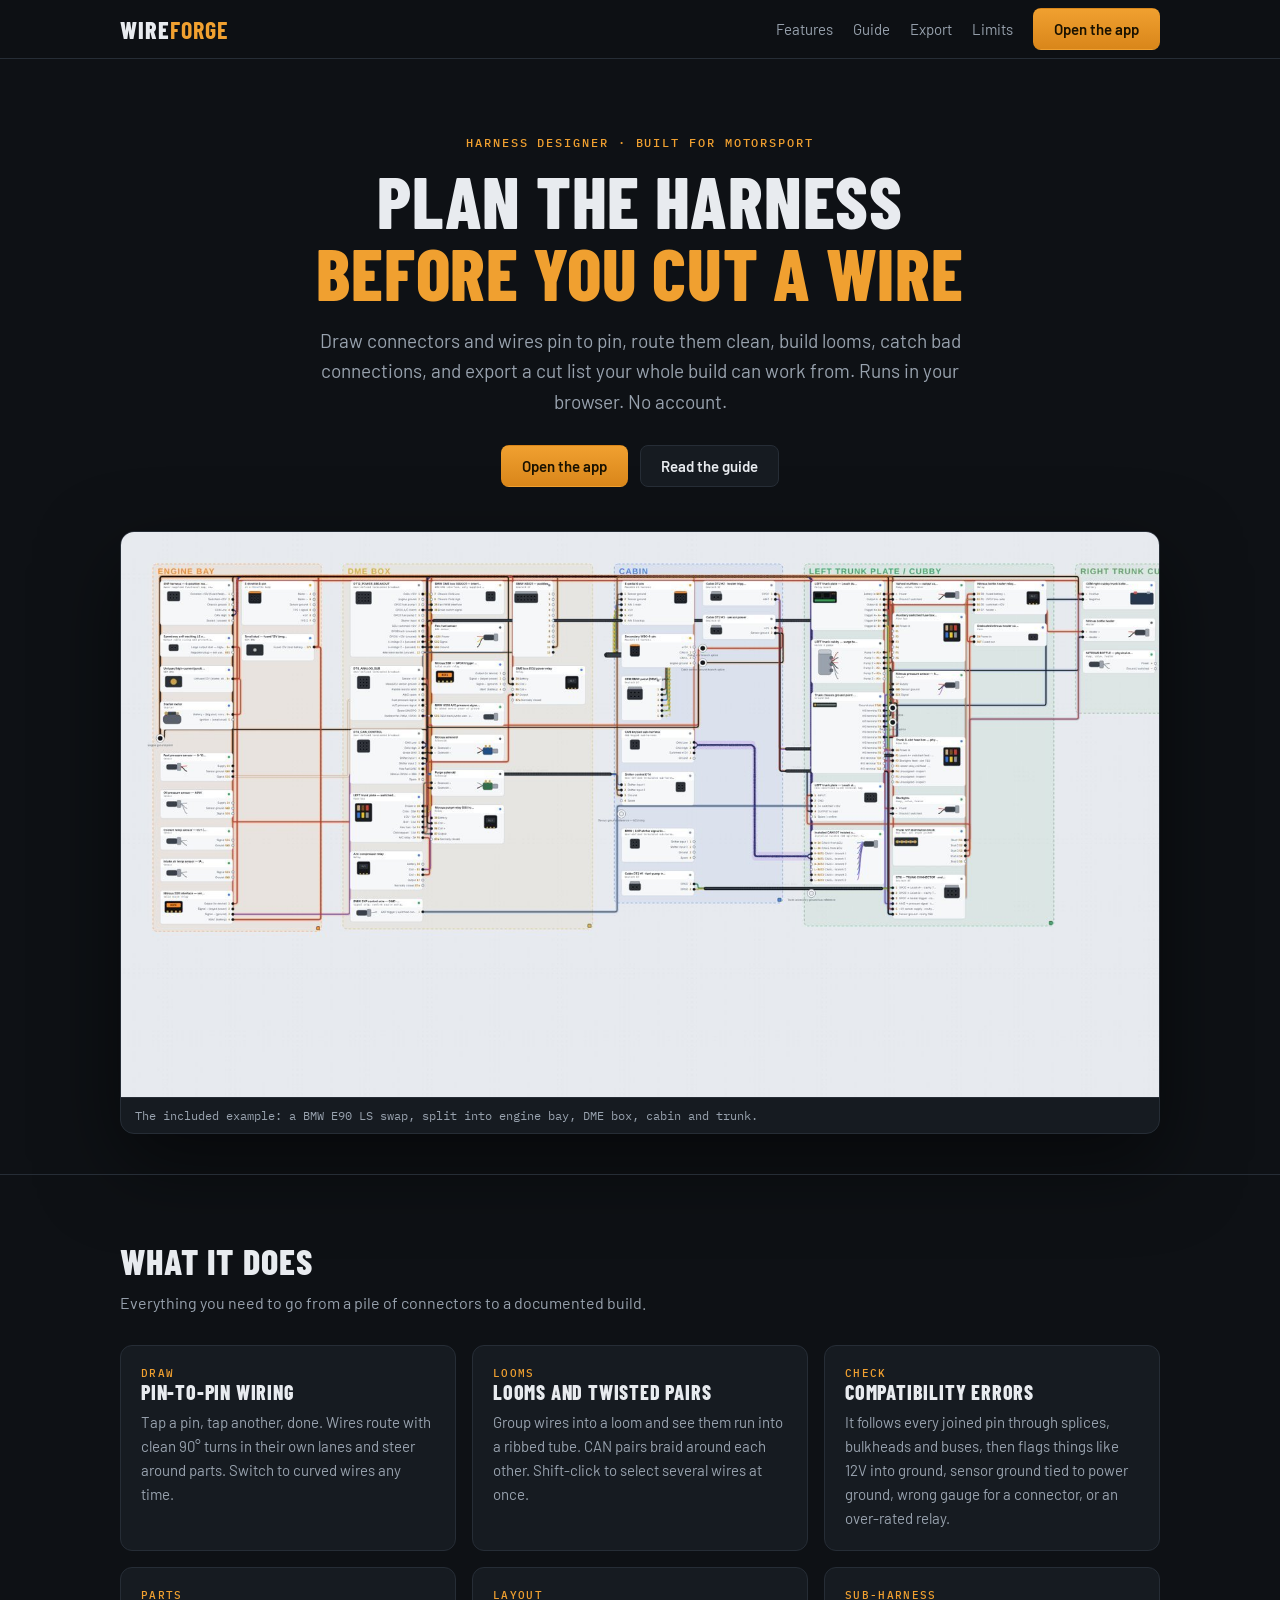
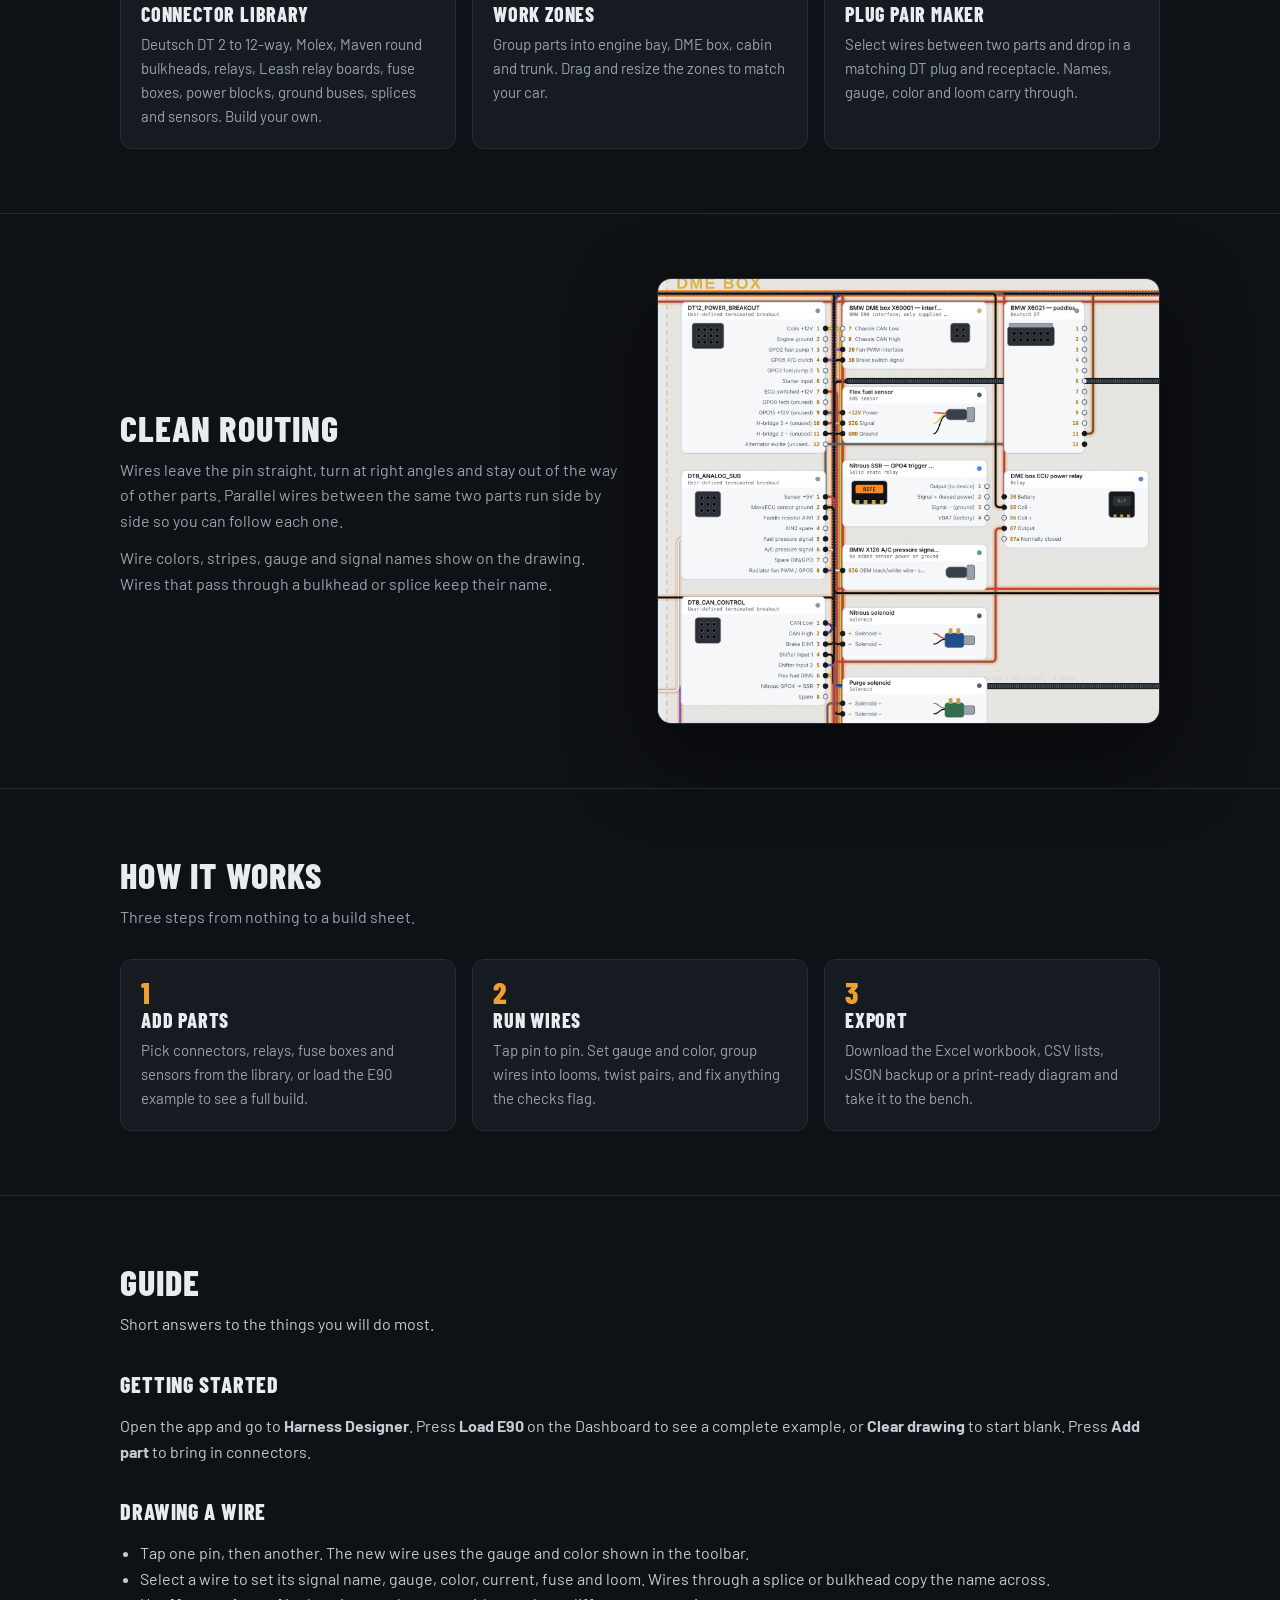
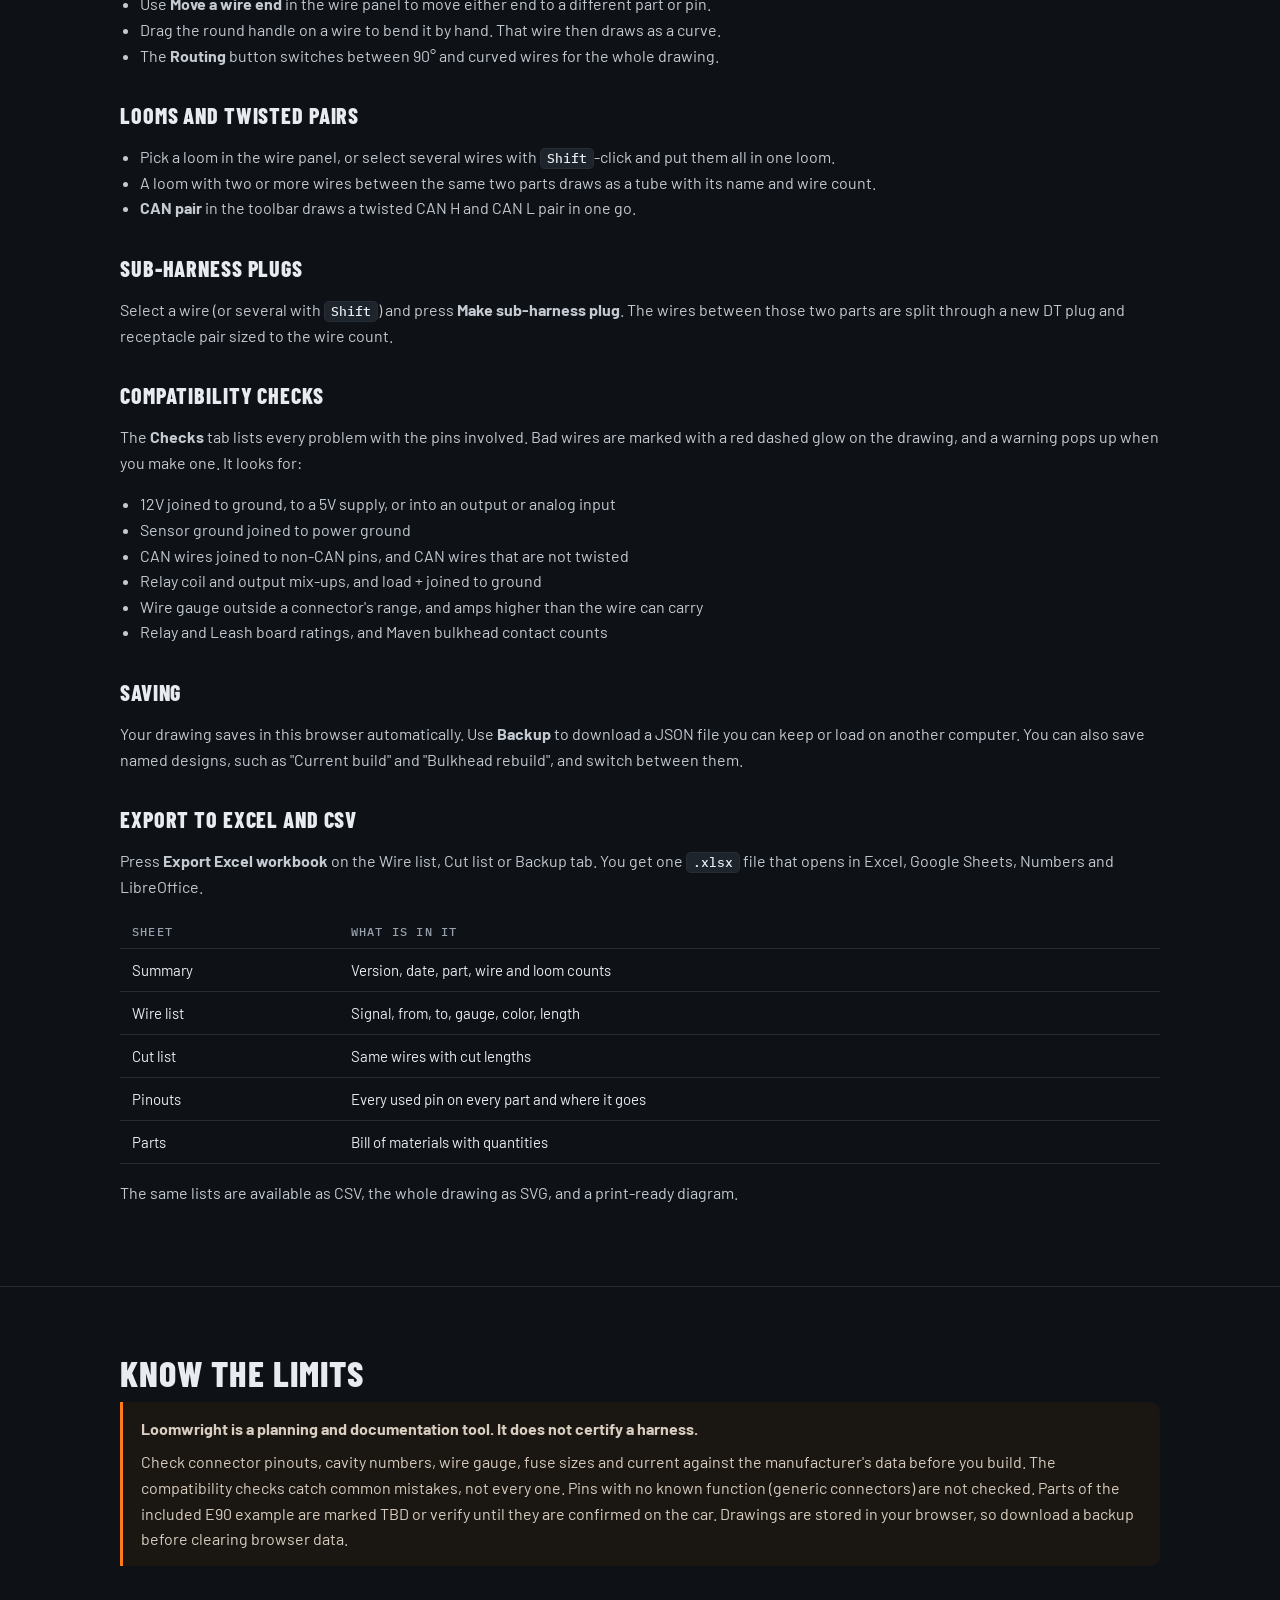
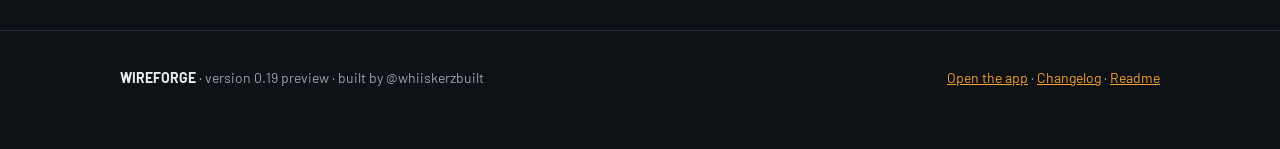
<file: docs.html>
<!doctype html>
<html lang="en">
<head>
<meta charset="utf-8">
<meta name="viewport" content="width=device-width,initial-scale=1">
<title>Loomwright — Harness designer for motorsport builds</title>
<meta name="description" content="Plan your wiring harness before you cut a wire. Draw connectors and wires, build looms, check compatibility and export a cut list and Excel workbook. Runs in your browser.">
<link rel="preconnect" href="https://fonts.googleapis.com"><link href="https://fonts.googleapis.com/css2?family=Barlow+Condensed:wght@600;800&family=Barlow:wght@400;500;600&family=IBM+Plex+Mono:wght@400;500&display=swap" rel="stylesheet">
<style>
:root{--bg:#0e1115;--panel:#161b21;--line:#262d36;--text:#e8ebef;--mute:#98a2ae;--accent:#f0a030;--accent2:#ff7a1a;--ok:#4cc38a}
*{box-sizing:border-box}html{scroll-behavior:smooth}
body{margin:0;background:var(--bg);color:var(--text);font:16px/1.6 Barlow,system-ui,sans-serif}
a{color:var(--accent)}
.wrap{max-width:1080px;margin:0 auto;padding:0 20px}
nav{position:sticky;top:0;z-index:5;background:rgba(14,17,21,.9);backdrop-filter:blur(8px);border-bottom:1px solid var(--line)}
nav .wrap{display:flex;align-items:center;gap:22px;height:58px}
.logo{font:800 24px 'Barlow Condensed',sans-serif;letter-spacing:.04em;color:var(--text);text-decoration:none}.logo b{color:var(--accent)}
nav .links{margin-left:auto;display:flex;gap:20px;align-items:center}
nav .links a{color:var(--mute);text-decoration:none;font-size:15px}nav .links a:hover{color:var(--text)}
.btn{display:inline-block;padding:11px 20px;border-radius:8px;font:600 15px Barlow,sans-serif;text-decoration:none;border:1px solid var(--line);color:var(--text);background:var(--panel)}
.btn.primary{background:linear-gradient(180deg,var(--accent),#d9861a);color:#1a1200;border-color:transparent}
.btn:hover{filter:brightness(1.1)}
.hero{padding:76px 0 40px;text-align:center}
.eyebrow{font:500 12px 'IBM Plex Mono',monospace;letter-spacing:.16em;color:var(--accent);text-transform:uppercase}
h1{font:800 clamp(40px,7vw,72px)/1 'Barlow Condensed',sans-serif;letter-spacing:.01em;margin:14px 0 18px;text-transform:uppercase}
h1 span{color:var(--accent)}
.sub{max-width:660px;margin:0 auto 28px;color:var(--mute);font-size:19px}
.cta{display:flex;gap:12px;justify-content:center;flex-wrap:wrap}
.shot{margin:44px auto 0;border:1px solid var(--line);border-radius:14px;overflow:hidden;background:var(--panel);box-shadow:0 30px 80px rgba(0,0,0,.5)}
.shot img{display:block;width:100%;height:auto}
.cap{font:400 12px 'IBM Plex Mono',monospace;color:var(--mute);padding:10px 14px;border-top:1px solid var(--line);text-align:left}
section{padding:64px 0;border-top:1px solid var(--line)}
h2{font:800 36px 'Barlow Condensed',sans-serif;letter-spacing:.03em;text-transform:uppercase;margin:0 0 8px}
.lead{color:var(--mute);max-width:700px;margin:0 0 30px}
.grid{display:grid;grid-template-columns:repeat(auto-fit,minmax(290px,1fr));gap:16px}
.card{background:var(--panel);border:1px solid var(--line);border-radius:12px;padding:20px}
.card h3{margin:0 0 6px;font:800 20px 'Barlow Condensed',sans-serif;letter-spacing:.04em;text-transform:uppercase}
.card p{margin:0;color:var(--mute);font-size:15px}
.card .tag{font:500 11px 'IBM Plex Mono',monospace;color:var(--accent);letter-spacing:.12em}
.steps{counter-reset:s;display:grid;grid-template-columns:repeat(auto-fit,minmax(260px,1fr));gap:16px}
.steps .card{position:relative;padding-top:48px}
.steps .card:before{counter-increment:s;content:counter(s);position:absolute;top:14px;left:20px;font:800 30px 'Barlow Condensed',sans-serif;color:var(--accent)}
.two{display:grid;grid-template-columns:1fr 1fr;gap:34px;align-items:center}
@media(max-width:760px){.two{grid-template-columns:1fr}nav .links a.h{display:none}}
.doc h3{font:800 22px 'Barlow Condensed',sans-serif;letter-spacing:.04em;text-transform:uppercase;margin:34px 0 6px}
.doc p,.doc li{color:#c3cad2}.doc ul{padding-left:20px}
code,kbd{font:500 13px 'IBM Plex Mono',monospace;background:#1d242c;border:1px solid var(--line);padding:1px 6px;border-radius:5px;color:var(--text)}
table{width:100%;border-collapse:collapse;margin:12px 0;font-size:15px}
th,td{text-align:left;padding:9px 12px;border-bottom:1px solid var(--line)}th{color:var(--mute);font:500 12px 'IBM Plex Mono',monospace;letter-spacing:.1em;text-transform:uppercase}
.note{border-left:3px solid var(--accent2);background:#1a1713;padding:14px 18px;border-radius:0 10px 10px 0;color:#d8cdbf}
footer{border-top:1px solid var(--line);padding:36px 0 60px;color:var(--mute);font-size:14px}
footer .wrap{display:flex;gap:18px;flex-wrap:wrap;justify-content:space-between}
</style>
</head>
<body>
<nav><div class="wrap"><a class="logo" href="#top">WIRE<b>FORGE</b></a><div class="links"><a class="h" href="#features">Features</a><a class="h" href="#guide">Guide</a><a class="h" href="#export">Export</a><a class="h" href="#limits">Limits</a><a class="btn primary" href="index.html">Open the app</a></div></div></nav>

<header class="hero" id="top"><div class="wrap">
  <div class="eyebrow">Harness designer · built for motorsport</div>
  <h1>Plan the harness<br><span>before you cut a wire</span></h1>
  <p class="sub">Draw connectors and wires pin to pin, route them clean, build looms, catch bad connections, and export a cut list your whole build can work from. Runs in your browser. No account.</p>
  <div class="cta"><a class="btn primary" href="index.html">Open the app</a><a class="btn" href="#guide">Read the guide</a></div>
  <div class="shot"><img src="docs/img/designer.jpg" alt="Loomwright designer showing an E90 LS swap harness split into engine bay, DME box, cabin and trunk zones"><div class="cap">The included example: a BMW E90 LS swap, split into engine bay, DME box, cabin and trunk.</div></div>
</div></header>

<section id="features"><div class="wrap">
  <h2>What it does</h2><p class="lead">Everything you need to go from a pile of connectors to a documented build.</p>
  <div class="grid">
    <div class="card"><div class="tag">DRAW</div><h3>Pin-to-pin wiring</h3><p>Tap a pin, tap another, done. Wires route with clean 90° turns in their own lanes and steer around parts. Switch to curved wires any time.</p></div>
    <div class="card"><div class="tag">LOOMS</div><h3>Looms and twisted pairs</h3><p>Group wires into a loom and see them run into a ribbed tube. CAN pairs braid around each other. Shift-click to select several wires at once.</p></div>
    <div class="card"><div class="tag">CHECK</div><h3>Compatibility errors</h3><p>It follows every joined pin through splices, bulkheads and buses, then flags things like 12V into ground, sensor ground tied to power ground, wrong gauge for a connector, or an over-rated relay.</p></div>
    <div class="card"><div class="tag">PARTS</div><h3>Connector library</h3><p>Deutsch DT 2 to 12-way, Molex, Maven round bulkheads, relays, Leash relay boards, fuse boxes, power blocks, ground buses, splices and sensors. Build your own.</p></div>
    <div class="card"><div class="tag">LAYOUT</div><h3>Work zones</h3><p>Group parts into engine bay, DME box, cabin and trunk. Drag and resize the zones to match your car.</p></div>
    <div class="card"><div class="tag">SUB-HARNESS</div><h3>Plug pair maker</h3><p>Select wires between two parts and drop in a matching DT plug and receptacle. Names, gauge, color and loom carry through.</p></div>
  </div>
</div></section>

<section><div class="wrap two">
  <div><h2>Clean routing</h2><p class="lead" style="margin-bottom:12px">Wires leave the pin straight, turn at right angles and stay out of the way of other parts. Parallel wires between the same two parts run side by side so you can follow each one.</p><p class="lead" style="margin:0">Wire colors, stripes, gauge and signal names show on the drawing. Wires that pass through a bulkhead or splice keep their name.</p></div>
  <div class="shot" style="margin:0"><img src="docs/img/routing.jpg" alt="Close-up of 90 degree wire routing with looms between connectors"></div>
</div></section>

<section><div class="wrap">
  <h2>How it works</h2><p class="lead">Three steps from nothing to a build sheet.</p>
  <div class="steps">
    <div class="card"><h3>Add parts</h3><p>Pick connectors, relays, fuse boxes and sensors from the library, or load the E90 example to see a full build.</p></div>
    <div class="card"><h3>Run wires</h3><p>Tap pin to pin. Set gauge and color, group wires into looms, twist pairs, and fix anything the checks flag.</p></div>
    <div class="card"><h3>Export</h3><p>Download the Excel workbook, CSV lists, JSON backup or a print-ready diagram and take it to the bench.</p></div>
  </div>
</div></section>

<section id="guide"><div class="wrap doc">
  <h2>Guide</h2><p class="lead">Short answers to the things you will do most.</p>

  <h3>Getting started</h3>
  <p>Open the app and go to <b>Harness Designer</b>. Press <b>Load E90</b> on the Dashboard to see a complete example, or <b>Clear drawing</b> to start blank. Press <b>Add part</b> to bring in connectors.</p>

  <h3>Drawing a wire</h3>
  <ul><li>Tap one pin, then another. The new wire uses the gauge and color shown in the toolbar.</li>
  <li>Select a wire to set its signal name, gauge, color, current, fuse and loom. Wires through a splice or bulkhead copy the name across.</li>
  <li>Use <b>Move a wire end</b> in the wire panel to move either end to a different part or pin.</li>
  <li>Drag the round handle on a wire to bend it by hand. That wire then draws as a curve.</li>
  <li>The <b>Routing</b> button switches between 90° and curved wires for the whole drawing.</li></ul>

  <h3>Looms and twisted pairs</h3>
  <ul><li>Pick a loom in the wire panel, or select several wires with <kbd>Shift</kbd>-click and put them all in one loom.</li>
  <li>A loom with two or more wires between the same two parts draws as a tube with its name and wire count.</li>
  <li><b>CAN pair</b> in the toolbar draws a twisted CAN H and CAN L pair in one go.</li></ul>

  <h3>Sub-harness plugs</h3>
  <p>Select a wire (or several with <kbd>Shift</kbd>) and press <b>Make sub-harness plug</b>. The wires between those two parts are split through a new DT plug and receptacle pair sized to the wire count.</p>

  <h3>Compatibility checks</h3>
  <p>The <b>Checks</b> tab lists every problem with the pins involved. Bad wires are marked with a red dashed glow on the drawing, and a warning pops up when you make one. It looks for:</p>
  <ul><li>12V joined to ground, to a 5V supply, or into an output or analog input</li><li>Sensor ground joined to power ground</li><li>CAN wires joined to non-CAN pins, and CAN wires that are not twisted</li><li>Relay coil and output mix-ups, and load + joined to ground</li><li>Wire gauge outside a connector's range, and amps higher than the wire can carry</li><li>Relay and Leash board ratings, and Maven bulkhead contact counts</li></ul>

  <h3>Saving</h3>
  <p>Your drawing saves in this browser automatically. Use <b>Backup</b> to download a JSON file you can keep or load on another computer. You can also save named designs, such as "Current build" and "Bulkhead rebuild", and switch between them.</p>

  <h3 id="export" style="scroll-margin-top:80px">Export to Excel and CSV</h3>
  <p>Press <b>Export Excel workbook</b> on the Wire list, Cut list or Backup tab. You get one <code>.xlsx</code> file that opens in Excel, Google Sheets, Numbers and LibreOffice.</p>
  <table><thead><tr><th>Sheet</th><th>What is in it</th></tr></thead><tbody>
  <tr><td>Summary</td><td>Version, date, part, wire and loom counts</td></tr>
  <tr><td>Wire list</td><td>Signal, from, to, gauge, color, length</td></tr>
  <tr><td>Cut list</td><td>Same wires with cut lengths</td></tr>
  <tr><td>Pinouts</td><td>Every used pin on every part and where it goes</td></tr>
  <tr><td>Parts</td><td>Bill of materials with quantities</td></tr></tbody></table>
  <p>The same lists are available as CSV, the whole drawing as SVG, and a print-ready diagram.</p>
</div></section>

<section id="limits"><div class="wrap">
  <h2>Know the limits</h2>
  <div class="note"><p style="margin:0 0 8px"><b>Loomwright is a planning and documentation tool. It does not certify a harness.</b></p>
  <p style="margin:0">Check connector pinouts, cavity numbers, wire gauge, fuse sizes and current against the manufacturer's data before you build. The compatibility checks catch common mistakes, not every one. Pins with no known function (generic connectors) are not checked. Parts of the included E90 example are marked TBD or verify until they are confirmed on the car. Drawings are stored in your browser, so download a backup before clearing browser data.</p></div>
</div></section>

<footer><div class="wrap"><div><b style="color:var(--text)">WIREFORGE</b> · version 0.19 preview · built by @whiiskerzbuilt</div><div><a href="index.html">Open the app</a> · <a href="CHANGELOG.md">Changelog</a> · <a href="README.md">Readme</a></div></div></footer>
</body>
</html>
</file>
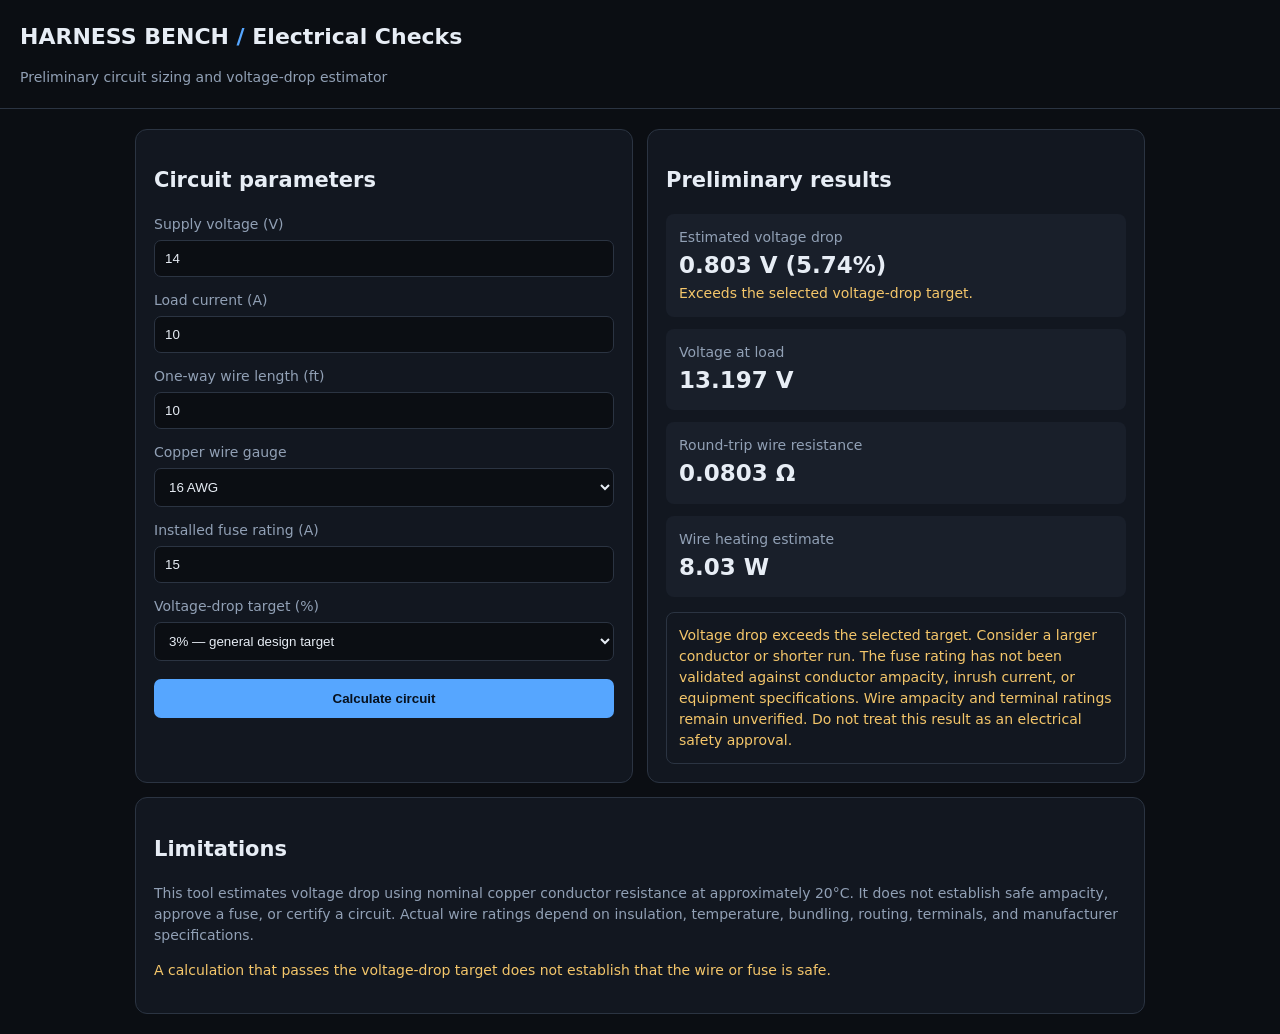
<file: electrical-checks.html>
<!DOCTYPE html>
<html lang="en">
<head>
<meta charset="UTF-8">
<meta name="viewport" content="width=device-width, initial-scale=1">
<title>Harness Bench — Electrical Checks</title>
<style>
:root {
  color-scheme: dark;
  --bg: #0b0e13;
  --panel: #121720;
  --border: #2b3442;
  --text: #e7edf5;
  --muted: #91a0b5;
  --blue: #56a6ff;
  --green: #4bd6a0;
  --yellow: #f4c66a;
  --red: #ff747c;
}
* { box-sizing: border-box; }
body {
  margin: 0;
  background: var(--bg);
  color: var(--text);
  font: 14px/1.5 system-ui, sans-serif;
}
header {
  padding: 20px;
  border-bottom: 1px solid var(--border);
}
header h1 { margin: 0; font-size: 22px; }
header p { color: var(--muted); margin-bottom: 0; }
main {
  max-width: 1050px;
  margin: auto;
  padding: 20px;
}
.grid {
  display: grid;
  grid-template-columns: repeat(2, minmax(0, 1fr));
  gap: 14px;
}
.card {
  padding: 18px;
  background: var(--panel);
  border: 1px solid var(--border);
  border-radius: 12px;
}
label {
  display: block;
  margin: 13px 0 5px;
  color: var(--muted);
}
input, select {
  width: 100%;
  padding: 10px;
  border: 1px solid var(--border);
  border-radius: 7px;
  background: var(--bg);
  color: var(--text);
}
button {
  width: 100%;
  padding: 12px;
  margin-top: 18px;
  border: 0;
  border-radius: 7px;
  background: var(--blue);
  color: #07111e;
  font-weight: 700;
  cursor: pointer;
}
.metric {
  padding: 13px;
  margin-top: 12px;
  background: #191f2a;
  border-radius: 8px;
}
.value { font-size: 23px; font-weight: 750; }
.muted { color: var(--muted); }
.result {
  margin-top: 15px;
  padding: 12px;
  border: 1px solid var(--border);
  border-radius: 8px;
}
.warning { color: var(--yellow); }
.danger { color: var(--red); }
.good { color: var(--green); }
@media(max-width:650px) {
  .grid { grid-template-columns: 1fr; }
  main { padding: 12px; }
}
</style>
</head>
<body>
<header>
  <h1>HARNESS BENCH <span style="color:#56a6ff">/</span> Electrical Checks</h1>
  <p>Preliminary circuit sizing and voltage-drop estimator</p>
</header>
<main>
  <div class="grid">
    <section class="card">
      <h2>Circuit parameters</h2>
      <label for="voltage">Supply voltage (V)</label>
      <input id="voltage" type="number" min="0.1" step="0.1" value="14">
      <label for="current">Load current (A)</label>
      <input id="current" type="number" min="0" step="0.1" value="10">
      <label for="length">One-way wire length (ft)</label>
      <input id="length" type="number" min="0" step="0.1" value="10">
      <label for="gauge">Copper wire gauge</label>
      <select id="gauge">
        <option value="18">18 AWG</option>
        <option value="16" selected>16 AWG</option>
        <option value="14">14 AWG</option>
        <option value="12">12 AWG</option>
        <option value="10">10 AWG</option>
        <option value="8">8 AWG</option>
        <option value="6">6 AWG</option>
        <option value="4">4 AWG</option>
        <option value="2">2 AWG</option>
        <option value="1">1 AWG</option>
        <option value="0">1/0 AWG</option>
        <option value="-1">2/0 AWG</option>
        <option value="-2">3/0 AWG</option>
        <option value="-3">4/0 AWG</option>
      </select>
      <label for="fuse">Installed fuse rating (A)</label>
      <input id="fuse" type="number" min="0" step="1" value="15">
      <label for="dropLimit">Voltage-drop target (%)</label>
      <select id="dropLimit">
        <option value="2">2% — sensitive circuit target</option>
        <option value="3" selected>3% — general design target</option>
        <option value="5">5% — relaxed target</option>
      </select>
      <button id="calculate">Calculate circuit</button>
    </section>
    <section class="card">
      <h2>Preliminary results</h2>
      <div class="metric">
        <div class="muted">Estimated voltage drop</div>
        <div class="value" id="drop">—</div>
        <div id="dropStatus" class="muted">Enter circuit parameters.</div>
      </div>
      <div class="metric">
        <div class="muted">Voltage at load</div>
        <div class="value" id="loadVoltage">—</div>
      </div>
      <div class="metric">
        <div class="muted">Round-trip wire resistance</div>
        <div class="value" id="resistance">—</div>
      </div>
      <div class="metric">
        <div class="muted">Wire heating estimate</div>
        <div class="value" id="loss">—</div>
      </div>
      <div id="result" class="result">
        Results have not been calculated.
      </div>
    </section>
  </div>
  <section class="card" style="margin-top:14px">
    <h2>Limitations</h2>
    <p class="muted">
      This tool estimates voltage drop using nominal copper conductor
      resistance at approximately 20°C. It does not establish safe
      ampacity, approve a fuse, or certify a circuit. Actual wire
      ratings depend on insulation, temperature, bundling, routing,
      terminals, and manufacturer specifications.
    </p>
    <p class="warning">
      A calculation that passes the voltage-drop target does not
      establish that the wire or fuse is safe.
    </p>
  </section>
</main>
<script>
"use strict";
/*
 * Approximate copper resistance in ohms per 1000 ft at 20°C.
 * These values are for voltage-drop estimation, not ampacity.
 */
const resistanceOhmsPer1000Ft = {
  "18": 6.385,
  "16": 4.016,
  "14": 2.525,
  "12": 1.588,
  "10": 0.999,
  "8": 0.6282,
  "6": 0.3951,
  "4": 0.2485,
  "2": 0.1563,
  "1": 0.1239,
  "0": 0.0983,
  "-1": 0.0779,
  "-2": 0.0618,
  "-3": 0.0490
};
const byId = id => document.getElementById(id);
function calculateCircuit() {
  const voltage = Number(byId("voltage").value);
  const current = Number(byId("current").value);
  const length = Number(byId("length").value);
  const gauge = byId("gauge").value;
  const fuse = Number(byId("fuse").value);
  const dropLimit = Number(byId("dropLimit").value);
  const values = [voltage, current, length, fuse, dropLimit];
  if (
    values.some(v => !Number.isFinite(v)) ||
    voltage <= 0 ||
    current < 0 ||
    length < 0 ||
    fuse < 0
  ) {
    byId("result").textContent =
      "Enter valid, non-negative circuit values and a supply voltage above zero.";
    return;
  }
  const resistancePer1000 = resistanceOhmsPer1000Ft[gauge];
  if (resistancePer1000 === undefined) {
    byId("result").textContent = "No resistance data is available for this gauge.";
    return;
  }
  // One-way length becomes a round-trip length for a two-wire circuit.
  const roundTripLength = length * 2;
  const resistance = resistancePer1000 * roundTripLength / 1000;
  const dropVolts = current * resistance;
  const dropPercent = dropVolts / voltage * 100;
  const loadVoltage = voltage - dropVolts;
  const powerLoss = current * current * resistance;
  byId("drop").textContent = dropVolts.toFixed(3) + " V (" +
    dropPercent.toFixed(2) + "%)";
  byId("loadVoltage").textContent = loadVoltage.toFixed(3) + " V";
  byId("resistance").textContent = resistance.toFixed(4) + " Ω";
  byId("loss").textContent = powerLoss.toFixed(2) + " W";
  byId("dropStatus").textContent =
    dropPercent <= dropLimit
      ? "Within the selected voltage-drop target."
      : "Exceeds the selected voltage-drop target.";
  byId("dropStatus").className =
    dropPercent <= dropLimit ? "good" : "warning";
  const messages = [];
  if (dropPercent > dropLimit) {
    messages.push(
      "Voltage drop exceeds the selected target. Consider a larger conductor or shorter run."
    );
  } else {
    messages.push(
      "Voltage-drop estimate is within the selected target."
    );
  }
  if (loadVoltage <= 0) {
    messages.push(
      "CRITICAL: calculated load voltage is zero or negative. Verify the inputs."
    );
  }
  if (fuse === 0 && current > 0) {
    messages.push(
      "WARNING: no fuse rating entered. Verify appropriate circuit protection."
    );
  } else if (fuse > 0 && fuse < current) {
    messages.push(
      "WARNING: fuse rating is below the entered load current. Verify the load profile and fuse requirements."
    );
  } else if (fuse > 0) {
    messages.push(
      "The fuse rating has not been validated against conductor ampacity, inrush current, or equipment specifications."
    );
  }
  messages.push(
    "Wire ampacity and terminal ratings remain unverified. Do not treat this result as an electrical safety approval."
  );
  byId("result").textContent = messages.join(" ");
  byId("result").className = "result " +
    (loadVoltage <= 0 ? "danger" :
      dropPercent > dropLimit ? "warning" : "good");
}
byId("calculate").addEventListener("click", calculateCircuit);
[
  "voltage", "current", "length", "gauge", "fuse", "dropLimit"
].forEach(id => {
  byId(id).addEventListener("change", calculateCircuit);
});
calculateCircuit();
</script>
</body>
</html>
</file>
<file: wireforge-workspace.css>
/* WireForge Workspace · Project Vault + Validation Lab · responsive premium app surfaces */
.wf-top-actions{display:flex;align-items:center;gap:8px;flex-wrap:wrap;margin-left:auto}
.wf-top-actions .btn{min-height:38px;font-weight:740}
#wfQuickSave{background:linear-gradient(120deg,#a1e4ef,#79bbce);color:#102633;border-color:#9bdde9;box-shadow:0 5px 16px #22677a35}
#wfQuickSave:hover{filter:brightness(1.08)}
#wfSaveStatus{font:600 11px var(--body,system-ui);color:#a9d3d0;max-width:230px;text-align:right;line-height:1.45}
#wfSaveStatus[data-state="error"]{color:#f5a39b}
.wf-pro-hero{background:radial-gradient(ellipse at 95% 0%,#284957 0%,transparent 44%),linear-gradient(135deg,#192a36,#101a26 68%,#0e1720);color:#ecf4f8;border:1px solid #426273;border-radius:18px;padding:clamp(20px,3vw,32px);box-shadow:0 15px 44px #0003;margin:10px 0 18px}
.wf-pro-hero h2{font-size:clamp(27px,3.5vw,37px);line-height:1.13;color:#f2f8fb;font-family:var(--display,'Arial Narrow',system-ui);letter-spacing:.3px;margin:10px 0}
.wf-pro-hero p{color:#c1d3df;max-width:750px;font-size:13px;line-height:1.65}
.wf-eyebrow{font:800 10px var(--mono,monospace);letter-spacing:2px;color:#91d7e2}
.wf-pro-hero-actions{display:flex;gap:9px;flex-wrap:wrap;margin-top:18px}
.wf-pro-hero-actions .btn{min-height:42px;padding:10px 16px}
.wf-pro-notice{background:var(--panel);border:1px solid var(--line);border-left:3px solid var(--accent);border-radius:11px;padding:14px 17px;margin-bottom:20px}
.wf-pro-notice b{display:block;margin-bottom:3px;color:var(--fg)}
.wf-pro-notice p{margin:0;color:var(--mute);font-size:12px;line-height:1.6}
.wf-pro-vault-top,.wf-pro-findings-head{display:flex;align-items:center;justify-content:space-between;gap:12px;flex-wrap:wrap;margin:12px 0}
.wf-pro-vault-top h3,.wf-pro-findings-head h3{font-size:21px;font-family:var(--display,system-ui);margin:0 0 6px}
.wf-pro-vault-top p,.wf-pro-findings-head p{margin:0;color:var(--mute);font-size:12px}
.wf-pro-vault-tools,.wf-pro-buttons,.wf-pro-tools{display:flex;gap:7px;align-items:center;flex-wrap:wrap}
.wf-pro-tools input,.wf-pro-tools select{background:var(--panel2);color:var(--fg);border:1px solid var(--line);border-radius:9px;padding:9px;min-height:39px}
.wf-pro-tools input{min-width:210px;flex:1}
.wf-pro-counter{font:700 12px var(--mono,monospace);color:var(--accent)}
.wf-pro-project-grid{display:grid;grid-template-columns:repeat(auto-fit,minmax(min(100%,330px),1fr));gap:14px}
.wf-pro-project{background:linear-gradient(160deg,var(--panel),var(--panel2));border:1px solid var(--line);border-radius:14px;padding:18px;box-shadow:0 6px 20px #00000015;min-width:0}
.wf-pro-project.is-active{border-color:var(--accent);box-shadow:0 0 0 1px var(--accent),0 9px 24px #0002}
.wf-pro-project-top{display:flex;align-items:flex-start;justify-content:space-between;gap:11px}
.wf-pro-project-top b{font-size:17px;overflow-wrap:anywhere;display:block}
.wf-pro-project-top small{display:block;margin-top:5px;color:var(--mute);font-size:11px}
.wf-pro-tag{color:var(--mute);font:800 10px var(--mono,monospace);letter-spacing:.4px;border:1px solid var(--line);padding:5px 7px;border-radius:100px;flex-shrink:0}
.wf-pro-tag.active{color:var(--accent);border-color:var(--accent)}
.wf-pro-project-meta{display:flex;gap:7px;flex-wrap:wrap;margin:15px 0}
.wf-pro-project-meta span{font:600 11px var(--body,system-ui);color:var(--mute);padding:5px 8px;border-radius:8px;background:var(--bg)}
.wf-pro-buttons{border-top:1px solid var(--line);padding-top:13px}
.wf-pro-buttons button{background:transparent;border:1px solid var(--line);color:var(--fg);padding:8px 10px;border-radius:8px;font:700 11px var(--body,system-ui);cursor:pointer}
.wf-pro-buttons button:hover{border-color:var(--accent);background:var(--panel2)}
.wf-pro-buttons button[data-wfv="remove"]{color:#e8938c}
.wf-pro-empty{border:1px dashed var(--line);border-radius:13px;padding:30px;text-align:center;color:var(--fg);grid-column:1/-1;background:var(--panel)}
.wf-pro-empty p{color:var(--mute);max-width:430px;margin:8px auto 16px;font-size:12px;line-height:1.6}
.wf-pro-footnote{font-size:11px;color:var(--mute);line-height:1.6;margin:16px 0 26px}
.wf-pro-metrics{display:grid;grid-template-columns:repeat(4,minmax(0,1fr));gap:11px;margin:18px 0}
.wf-pro-kpi{background:linear-gradient(155deg,var(--panel),var(--panel2));border:1px solid var(--line);border-radius:12px;padding:16px 14px;display:flex;flex-direction:column;gap:6px}
.wf-pro-kpi strong{font:800 clamp(23px,2.6vw,34px) var(--display,system-ui);line-height:1}
.wf-pro-kpi span{font:700 10px var(--body,system-ui);letter-spacing:.4px;text-transform:uppercase;color:var(--mute)}
.wf-pro-kpi:nth-child(1) strong{color:#f18c83}.wf-pro-kpi:nth-child(2) strong{color:#dbb474}.wf-pro-kpi:nth-child(3) strong{color:var(--mute)}.wf-pro-kpi:nth-child(4) strong{color:var(--accent)}
.wf-pro-grid{display:grid;grid-template-columns:repeat(2,minmax(0,1fr));gap:14px;margin-bottom:14px}
.wf-pro-card{background:var(--panel);border:1px solid var(--line);border-radius:13px;padding:18px;min-width:0}
.wf-pro-card h3{margin:0 0 10px;font-size:20px}
.wf-pro-card p{line-height:1.55;color:var(--mute);font-size:12px}
.wf-pro-card label{display:flex;flex-direction:column;gap:6px;color:var(--fg);font-size:12px;font-weight:700;margin:12px 0}
.wf-pro-card select{width:100%;min-height:42px;padding:9px;color:var(--fg);background:var(--panel2);border:1px solid var(--line);border-radius:9px}
.wf-pro-card button.btn{min-height:39px}
.wf-pro-checklist{display:grid;gap:12px;margin-bottom:16px}
.wf-pro-checklist span{font-size:12px;color:var(--fg);line-height:1.4}
.wf-pro-result{margin-top:14px;line-height:1.6;background:var(--panel2);border:1px solid var(--line);border-radius:10px;padding:13px;font-size:12px;color:var(--mute)}
.wf-pro-result[data-connected="true"]{border-color:var(--good);color:var(--fg)}
.wf-pro-result[data-connected="false"]{border-color:var(--warn);color:var(--fg)}
.wf-pro-findings{margin:13px 0}
.wf-pro-findings-list{display:grid;gap:8px;max-height:650px;overflow-y:auto}
.wf-pro-finding{display:grid;grid-template-columns:93px minmax(0,1fr) auto;align-items:center;gap:12px;border:1px solid var(--line);border-radius:10px;padding:11px 12px;background:var(--panel2)}
.wf-pro-finding b{font-size:12px}.wf-pro-finding p{margin:4px 0 0;overflow-wrap:anywhere;color:var(--mute)}
.wf-pro-finding button{font-size:11px}
.wf-pro-severity{padding:6px;text-align:center;font:800 9px var(--mono,monospace);letter-spacing:.2px;border-radius:6px;background:var(--panel)}
.wf-pro-severity.error{color:#f99b8f;background:#5b292a55}.wf-pro-severity.review{color:#e7c891;background:#684f2455}.wf-pro-severity.unknown{color:#c4cfd9;background:#4b586033}
.wf-pro-toast{position:fixed;z-index:500;bottom:18px;right:18px;max-width:min(480px,calc(100vw - 36px));background:#1c3844;color:#e7f6fa;border:1px solid #6997a4;border-radius:12px;box-shadow:0 16px 38px #0007;padding:14px 17px;font-size:12px;font-weight:700}
.wf-pro-toast[data-kind="error"]{background:#552d2c;border-color:#c77870;color:#fff4f1}
.wf-dashboard-next{margin:13px 0;padding:16px 18px;background:linear-gradient(115deg,var(--panel2),var(--panel));border:1px solid var(--line);border-radius:13px}
.wf-dashboard-next h3{margin:0 0 8px}.wf-dashboard-next p{font-size:12px;color:var(--mute);margin:0 0 10px}
.wf-dashboard-next .row{gap:8px}
@media(max-width:920px){.wf-pro-metrics{grid-template-columns:repeat(2,minmax(0,1fr))}.wf-pro-grid{grid-template-columns:1fr}.wf-top-actions{width:100%;justify-content:flex-start}.wf-top-actions #wfSaveStatus{margin-left:auto}}
@media(max-width:650px){.wf-pro-project-grid{grid-template-columns:1fr}.wf-pro-finding{grid-template-columns:76px minmax(0,1fr);gap:8px}.wf-pro-finding button{grid-column:2;justify-self:start}.wf-pro-vault-tools{width:100%}.wf-pro-vault-tools .btn{flex:1}.wf-pro-hero-actions .btn{flex:1 1 145px}.wf-pro-hero{padding:18px}.wf-top-actions .btn{padding:8px 10px;font-size:11px}.wf-top-actions #wfSaveStatus{width:100%;max-width:none;text-align:left;margin:0}.wf-pro-tools{width:100%}.wf-pro-tools input{width:100%;min-width:0}}
@media print{.wf-top-actions,.wf-pro-toast{display:none!important}}
</file>
<file: wireforge-blueprint.css>
/* WireForge Blueprint — premium motorsport engineering UI */
#t-blueprint{--wb-ice:#92e1ed;--wb-muted:var(--mute);--wb-line:var(--line);--wb-surface:var(--panel);--wb-shade:var(--panel2);max-width:1620px;margin:0 auto;padding-bottom:32px}
.wb-hero{background:radial-gradient(ellipse at 90% 8%,rgba(104,161,183,.22),transparent 42%),linear-gradient(132deg,#142834,#101923 63%,#121a24);border:1px solid #4b7285;border-radius:20px;padding:clamp(22px,3vw,38px);box-shadow:0 18px 42px #0003;overflow:hidden;color:#eaf2f6}
.wb-eyebrow{font:800 10px var(--mono,monospace);letter-spacing:2.3px;color:#8fc9d9}
.wb-hero-split{display:flex;align-items:center;justify-content:space-between;gap:24px}
.wb-hero h2{font-family:var(--display,system-ui);font-weight:900;font-size:clamp(29px,4vw,54px);line-height:1.04;letter-spacing:.1px;margin:14px 0;max-width:780px;color:#eff9fd}
.wb-hero h2 span{color:var(--wb-ice)}
.wb-hero p{font-size:13px;color:#bad0dd;max-width:660px;line-height:1.8;margin:0}
.wb-hero-actions{display:flex;flex-wrap:wrap;gap:9px;margin-top:22px}
.wb-hero-actions button{min-height:43px}
.wb-hero-actions .btn.primary{background:linear-gradient(115deg,#ace9ec,#73bfd2);color:#152936;border:1px solid #b6ecf2}
.wb-dial{flex-shrink:0;width:190px;height:190px;border-radius:50%;display:flex;flex-direction:column;justify-content:center;align-items:center;text-align:center;border:15px solid #364e61;box-shadow:inset 0 0 0 2px #9ec9d533,0 14px 40px #0003;position:relative}
.wb-dial:before{content:"";position:absolute;inset:-15px;border-radius:50%;border:15px solid transparent;border-left-color:#97d8e8;border-top-color:#97d8e8;transform:rotate(-17deg);pointer-events:none}
.wb-dial b{font:900 46px var(--display,system-ui);color:#e9fcff}
.wb-dial small{font:700 10px var(--body,system-ui);letter-spacing:.4px;line-height:1.5;color:#a9c9d4}
.wb-stats{display:grid;grid-template-columns:repeat(4,minmax(0,1fr));gap:12px;margin:17px 0}
.wb-stat{border:1px solid var(--line);background:linear-gradient(150deg,var(--panel2),var(--panel));border-radius:12px;padding:15px;display:grid;gap:5px}
.wb-stat b{font:900 clamp(24px,2.5vw,35px) var(--display,system-ui);color:var(--fg)}
.wb-stat span{font:750 10px var(--body,system-ui);text-transform:uppercase;color:var(--mute);letter-spacing:.65px}
.wb-note{background:var(--panel);border:1px solid var(--line);border-left:4px solid #ddb680;border-radius:10px;padding:16px 18px;margin-bottom:26px}
.wb-note strong{font-size:12px}.wb-note p{font-size:12px;color:var(--mute);margin:5px 0 0;line-height:1.65}
.wb-section{margin-top:25px}
.wb-head{display:flex;justify-content:space-between;align-items:end;gap:16px;flex-wrap:wrap;margin-bottom:14px}
.wb-head h3{font:900 clamp(22px,2.2vw,30px) var(--display,system-ui);margin:7px 0;color:var(--fg)}
.wb-head p{font-size:12px;color:var(--mute);max-width:750px;margin:0;line-height:1.6}
.wb-zone-grid{display:grid;grid-template-columns:repeat(3,minmax(0,1fr));gap:12px}
.wb-zone{position:relative;display:flex;flex-direction:column;gap:6px;align-items:flex-start;text-align:left;min-height:152px;padding:19px 19px 23px;background:linear-gradient(130deg,var(--panel),var(--panel2));border:1px solid var(--line);border-radius:14px;color:var(--fg);cursor:pointer;overflow:hidden;transition:border-color .2s,transform .2s,background .2s}
.wb-zone:hover{border-color:#90bbc9;transform:translateY(-2px);background:linear-gradient(130deg,#223343,var(--panel2))}
.wb-zone-index{font:900 22px var(--mono,monospace);letter-spacing:-1.4px}
.wb-zone b{font:900 16px var(--display,system-ui);letter-spacing:.2px}
.wb-zone small{color:var(--mute);font:600 11px var(--body,system-ui)}
.wb-zone-line{position:absolute;bottom:0;left:0;right:0;height:3px}
.wb-filters{display:flex;align-items:center;justify-content:space-between;gap:12px;flex-wrap:wrap;margin-bottom:12px}
.wb-chips{display:flex;flex-wrap:wrap;gap:5px}
.wb-chips button{border:1px solid var(--line);background:var(--panel);color:var(--mute);border-radius:8px;padding:8px 11px;font-size:11px;font-weight:800;cursor:pointer}
.wb-chips button.active{color:var(--accent);border-color:var(--accent);background:var(--panel2)}
#wbSearch{min-height:37px;width:min(100%,320px);border:1px solid var(--line);border-radius:9px;background:var(--panel2);color:var(--fg);padding:9px 12px;font-size:12px}
.wb-connections{display:grid;gap:8px;max-height:560px;overflow-y:auto;padding-right:2px}
.wb-connection{display:flex;align-items:center;justify-content:space-between;gap:16px;padding:14px 16px;background:var(--panel);border:1px solid var(--line);border-radius:11px}
.wb-connection>div{min-width:0;display:flex;flex-wrap:wrap;align-items:center;gap:6px 11px}
.wb-connection strong{font-size:12px;color:var(--fg)}
.wb-connection small{display:block;width:100%;font-size:11px;color:var(--mute);overflow-wrap:anywhere;line-height:1.5}
.wb-connection button{font-size:11px;flex-shrink:0}
.wb-status{font:800 9px var(--mono,monospace);letter-spacing:.5px;border-radius:7px;padding:6px 8px;white-space:nowrap}
.wb-status.yes{color:#9edec2;background:#21463b}.wb-status.missing{color:#f4ad98;background:#59372f}
.wb-questions{display:grid;grid-template-columns:repeat(2,minmax(0,1fr));gap:12px}
.wb-question{background:var(--panel);border:1px solid var(--line);border-radius:12px;padding:17px;display:flex;flex-direction:column;gap:11px}
.wb-question-top{display:flex;gap:8px;align-items:center;flex-wrap:wrap}
.wb-question-top span{font:900 9px var(--mono,monospace);padding:5px 8px;background:var(--panel2);color:#f5c795;border-radius:7px}
.wb-question-top b{font:850 14px var(--display,system-ui)}
.wb-question p{font-size:12px;line-height:1.6;margin:0;color:var(--fg)}
.wb-question small{font-size:11px;color:var(--mute);line-height:1.6}
.wb-question label{display:flex;flex-direction:column;gap:5px;font:700 10px var(--body,system-ui);letter-spacing:.3px;color:var(--mute);margin-top:auto}
.wb-question textarea{resize:vertical;background:var(--panel2);border:1px solid var(--line);border-radius:8px;padding:11px;font:12px/1.5 var(--body,system-ui);color:var(--fg);min-height:72px}
.wb-question textarea:focus,#wbSearch:focus{outline:2px solid var(--accent);outline-offset:1px}
.wb-bottom{font-size:11px;color:var(--mute);margin-top:18px;padding:13px 0;line-height:1.7}
@media(max-width:1050px){.wb-zone-grid{grid-template-columns:repeat(2,minmax(0,1fr))}.wb-hero-split{align-items:flex-start}.wb-dial{width:146px;height:146px;border-width:10px}.wb-dial:before{inset:-10px;border-width:10px}.wb-dial b{font-size:34px}}
@media(max-width:700px){.wb-zone-grid,.wb-questions{grid-template-columns:1fr}.wb-stats{grid-template-columns:repeat(2,minmax(0,1fr))}.wb-hero-split{flex-direction:column}.wb-dial{width:120px;height:120px;align-self:flex-start}.wb-dial b{font-size:28px}.wb-hero-actions .btn{flex:1 1 45%}.wb-connection{align-items:start;flex-direction:column}.wb-connection button{align-self:flex-end}.wb-head .btn{width:100%}#wbSearch{width:100%;max-width:none}}
@media(prefers-reduced-motion:reduce){.wb-zone{transition:none!important}.wb-zone:hover{transform:none}}

/* Focused editor chrome — engineering controls are still available in the drawer */
.wf-draw-intro{display:flex;align-items:center;justify-content:space-between;gap:18px;margin:0 0 13px;padding:18px 22px;border-radius:16px;border:1px solid #527588;background:radial-gradient(ellipse at 98% 0%,#2f4a5838,transparent 50%),linear-gradient(125deg,#162b36,#111b25 66%,#111820);color:#edf5f8}
.wf-draw-intro h2{font:900 clamp(22px,2.2vw,30px) var(--display,system-ui);letter-spacing:.2px;margin:7px 0;color:#f0f8fc}
.wf-draw-intro h2 span{color:#85cbd9}.wf-draw-intro p{margin:0;color:#aac2cd;font-size:11px;line-height:1.6;max-width:610px}
.wf-draw-intro-actions{display:flex;gap:8px;flex-wrap:wrap;flex-shrink:0}
.wf-draw-intro-actions button{min-height:38px;font-weight:800;font-size:11px}
.wf-draw-intro-actions .primary{background:linear-gradient(125deg,#aee4ed,#77b9cf);color:#132936;border-color:#acdeed}
.wf-advanced{background:var(--panel);border:1px solid var(--line);border-radius:11px;margin-bottom:12px;overflow:hidden}
.wf-advanced summary{cursor:pointer;padding:12px 18px;display:flex;align-items:center;gap:12px;justify-content:space-between;font:800 12px var(--body,system-ui);color:var(--fg);list-style:none;user-select:none}
.wf-advanced summary::before{content:"›";display:inline-grid;place-items:center;font:900 20px var(--body,system-ui);color:var(--accent);transform:rotate(0);transition:transform .14s}
.wf-advanced[open] summary::before{transform:rotate(90deg)}
.wf-advanced summary::-webkit-details-marker{display:none}
.wf-advanced summary small{font-size:10px;color:var(--mute);letter-spacing:.1px;font-weight:600;margin-left:auto}
.wf-advanced[open] summary{border-bottom:1px solid var(--line)}
.wf-advanced .wf-phase{margin:12px 14px}
.wf-advanced #wfWorkspace{margin:12px 14px}
#t-draw>.bar{border-radius:11px;border:1px solid var(--line);background:var(--panel);padding:9px;gap:7px}
@media(max-width:850px){.wf-draw-intro{flex-direction:column;align-items:stretch;padding:16px}.wf-draw-intro-actions{width:100%}.wf-draw-intro-actions>.btn{flex:1}.wf-advanced summary{flex-wrap:wrap;justify-content:flex-start}.wf-advanced summary small{margin-left:0;width:100%;padding-left:30px}}

.wf-zone-jump{display:flex;align-items:center;gap:7px;font:800 9px var(--body,system-ui);text-transform:uppercase;letter-spacing:.6px;color:var(--mute);white-space:nowrap}
#wfZoneJump{background:var(--panel2);border:1px solid var(--line);border-radius:8px;padding:8px 9px;max-width:210px;min-height:35px;color:var(--fg);font:700 11px var(--body,system-ui)}
#wfZoneJump:focus-visible{outline:2px solid var(--accent);outline-offset:2px}
@media(max-width:700px){.wf-zone-jump{width:100%;justify-content:space-between}#wfZoneJump{max-width:none;flex:1}}
</file>
<file: wireforge-formboard.css>
@media(min-width:1000px) {
  .wrap:has(> #t-formboard:not([hidden])) { max-width:1720px; }
}
#t-formboard {
  --fb-ink: #172b33;
  --fb-muted: #536870;
  --fb-paper: #edf2f3;
  --fb-accent: #00796f;
}
#t-formboard .fb-header { display:flex; align-items:end; justify-content:space-between; flex-wrap:wrap; gap:14px; margin:12px 0 18px; }
#t-formboard h2 { margin:0; font-size:clamp(23px,3.2vw,38px); letter-spacing:-.035em; line-height:1.12; }
#t-formboard h3 { margin:0 0 12px; }
#t-formboard .fb-header p { margin:6px 0 0; }
#t-formboard .fb-counts { display:flex; flex-wrap:wrap; gap:15px; align-items:center; color:var(--mute); font-size:12px; }
#t-formboard .fb-counts b { color:var(--fg); }
#t-formboard .fb-workspace { border:1px solid var(--line); border-radius:12px; overflow:hidden; background:var(--panel); }
#t-formboard .fb-bar { display:flex; flex-wrap:wrap; justify-content:space-between; gap:8px; padding:9px 12px; border-bottom:1px solid var(--line); }
#t-formboard .fb-actions { display:flex; flex-wrap:wrap; gap:6px; align-items:center; }
#t-formboard button[data-fb] { border:1px solid var(--line); background:var(--panel2); color:var(--fg); border-radius:6px; padding:7px 10px; font:inherit; font-size:12px; cursor:pointer; }
#t-formboard button[data-fb]:hover { border-color:var(--accent); }
#t-formboard button[data-fb].active,#t-formboard button[data-fb].fb-primary { background:#00635c; border-color:#22a899; color:white; }
#t-formboard .fb-wrap { display:grid; grid-template-columns:minmax(0,1fr) 264px; }
#t-formboard .fb-stage { height:clamp(460px,68vh,840px); position:relative; background:var(--fb-paper); color:var(--fb-ink); min-width:0; overflow:hidden; }
#t-formboard .fb-stage svg { width:100%; height:100%; display:block; touch-action:none; user-select:none; cursor:grab; }
#t-formboard .fb-stage svg:active { cursor:grabbing; }
#t-formboard .fb-stage svg[data-mode="connect"],#t-formboard .fb-stage svg[data-mode="junction"] { cursor:crosshair; }
#t-formboard .fb-overlay { position:absolute; bottom:12px; left:12px; right:12px; display:flex; justify-content:space-between; align-items:end; gap:10px; pointer-events:none; }
#t-formboard .fb-overlay > * { background:#f7faf9; border:1px solid #bac9cd; border-radius:6px; padding:6px 9px; font-size:11px; color:#29444c; }
#t-formboard .fb-empty { position:absolute; inset:0; display:grid; place-content:center; pointer-events:none; text-align:center; padding:20px; }
#t-formboard .fb-empty article { max-width:330px; padding:22px; border:1px solid #b3c6c7; border-radius:9px; background:#f4f8f8; box-shadow:0 6px 30px #203b4815; }
#t-formboard .fb-empty h3 { font-size:20px; margin:0 0 8px; }
#t-formboard .fb-empty p { margin:0 0 15px; color:var(--fb-muted); }
#t-formboard .fb-empty button { pointer-events:auto; }
#t-formboard .fb-sidebar { height:clamp(460px,68vh,840px); overflow:auto; border-left:1px solid var(--line); padding:14px; }
#t-formboard .fb-sidebar p { font-size:12px; }
#t-formboard .fb-sidebar details { margin-top:13px; border-top:1px solid var(--line); padding-top:10px; }
#t-formboard .fb-sidebar summary { cursor:pointer; font-weight:650; }
#t-formboard label { display:block; margin:9px 0; font-size:12px; }
#t-formboard input,#t-formboard select { display:block; width:100%; margin-top:4px; }
#t-formboard .fb-unit { display:grid; grid-template-columns:1fr 1fr; gap:8px; }
#t-formboard .fb-members { display:flex; flex-wrap:wrap; gap:4px; margin-top:10px; max-height:104px; overflow:auto; }
#t-formboard .fb-output { border:1px solid var(--line); border-radius:10px; background:var(--panel); padding:14px; margin-top:12px; }
#t-formboard .fb-output td { vertical-align:top; }
#t-formboard .fb-output small { display:block; color:var(--mute); }
#t-formboard .fb-output .tw { max-height:440px; overflow:auto; }
#t-formboard .fb-subtitle { color:var(--mute); font-size:12px; margin:0 0 10px; }
#t-formboard .fb-panel-title { font-size:12px; color:var(--mute); text-transform:uppercase; letter-spacing:.09em; margin:0 0 8px; }
#t-formboard [data-node],#t-formboard [data-seg],#t-formboard [data-port],#t-formboard [data-bend] { cursor:pointer; }
#t-formboard [data-node]:hover .fb-node-mark,#t-formboard [data-port]:hover,#t-formboard [data-bend]:hover { stroke:#008578; stroke-width:3; }
#t-formboard .fb-pins { max-height:340px; overflow:auto; margin-bottom:9px; }
#t-formboard .fb-pins div { padding:6px 0; border-bottom:1px solid var(--line); font-size:12px; }
#t-formboard .fb-pins span { color:var(--mute); }
#t-formboard .fb-canvas-help { max-width:80%; }
@media(max-width:900px) {
  #t-formboard .fb-wrap { grid-template-columns:1fr; }
  #t-formboard .fb-sidebar { border-left:0; border-top:1px solid var(--line); height:auto; max-height:none; }
  #t-formboard .fb-stage { height:clamp(420px,62svh,680px); }
}
@media print {
  #t-formboard .fb-bar,#t-formboard .fb-sidebar,#t-formboard .fb-overlay,#t-formboard .fb-header .fb-actions,#t-formboard .fb-output button { display:none; }
  #t-formboard .fb-wrap { display:block; }
  #t-formboard .fb-stage { height:44vh; print-color-adjust:exact; -webkit-print-color-adjust:exact; }
  #t-formboard .fb-output .tw { max-height:none; overflow:visible; }
}

#t-formboard .fb-mockup {
  width:min(720px,calc(100% - 24px));
  max-height:calc(100dvh - 28px);
  border:1px solid var(--line);
  border-radius:12px;
  padding:clamp(12px,3vw,22px);
  background:var(--panel);
  color:var(--fg);
}
#t-formboard .fb-mockup::backdrop { background:#0b1724b8; }
#t-formboard .fb-mockup-top,#t-formboard .fb-mockup-actions {
  display:flex; justify-content:space-between; align-items:center; gap:8px 14px; flex-wrap:wrap;
}
#t-formboard .fb-mockup-top h3,#t-formboard .fb-mockup-top p { margin:0; }
#t-formboard .fb-mockup-diagram { margin:14px 0 10px; overflow:hidden; border-radius:8px; }
#t-formboard .fb-mockup-diagram svg { width:100%; display:block; }
#t-formboard .fb-mockup-actions p { margin:0; color:var(--mute); }
#t-formboard .fb-mockup-bank { border-top:1px solid var(--line); padding:8px 0; }
#t-formboard .fb-mockup-bank summary { cursor:pointer; font-weight:650; }
#t-formboard .fb-mockup-bank .tw { max-height:270px; overflow:auto; margin-top:8px; }

.fb-cavity-sheet {width:min(1080px,95vw);max-height:88vh;overflow:auto}
.fb-cavity-sheet form[method=dialog] {float:right;position:sticky;top:0;z-index:2}
.fb-cavity-sheet h3 {padding-right:5rem;margin:.25rem 0}
.fb-cavity-sheet details {margin:.6rem 0;padding:.65rem;border:1px solid var(--line,#516068);border-radius:6px}
.fb-cavity-sheet summary {cursor:pointer;font-weight:650}
.fb-cavity-sheet label {display:inline-flex;align-items:center;gap:.35rem;margin:.25rem .6rem .25rem 0}
.fb-cavity-sheet th,.fb-cavity-sheet td {vertical-align:top}
.fb-cavity-sheet tbody th {position:sticky;left:0;background:var(--panel,#20272b)}
.fb-cavity-sheet td small {display:block;color:var(--mute,#a8b5bf)}
.fb-cavity-sheet input[type=checkbox] {width:1rem;height:1rem;flex:none}

.fb-flying .fb-lead-editor {border-left:3px solid #319e99;padding:.2rem .8rem .65rem;background:rgba(92,140,150,.08)}
.fb-flying .fb-lead-editor h4 {margin:.6rem 0}
.fb-flying [role=status]:not(:empty) {padding:.5rem;border:1px solid #659f99}
.fb-current-lead td,.fb-current-lead th {box-shadow:inset 0 -2px #319e99}
.fb-flying [data-lead-pin] {min-width:2.8rem;min-height:2rem}
.fb-flying .tw {max-height:48vh;overflow:auto}
.fb-flying thead th {position:sticky;top:0;background:var(--panel,#20272b);z-index:1}
.fb-lead-lines {max-height:46vh;overflow:auto}
.fb-lead-lines h5 {margin:.75rem 0 .3rem}
.fb-lead-line {display:grid;grid-template-columns:2.4rem minmax(3rem,8rem) minmax(0,1fr);align-items:center;gap:.5rem;width:100%;text-align:left;padding:.25rem;background:transparent;color:inherit;border:0;border-bottom:1px solid #66778044}
.fb-lead-line svg {width:100%;height:1.5rem}
.fb-lead-line small {display:block;opacity:.8}

/* Full-screen formboard. Chrome floats independently of the SVG camera. */
#t-formboard .ds-shell {position:fixed;inset:0;z-index:90;display:grid;grid-template-rows:48px minmax(0,1fr) 32px;border:0;border-radius:0;background:#f6f6f3;color:#e8e9e6;font:13px system-ui,sans-serif;isolation:isolate}
body:has(.ds-shell):has(#t-formboard:not([hidden])) {overflow:hidden}
.ds-shell * {box-sizing:border-box}
#t-formboard .ds-head,#t-formboard .ds-foot {display:flex;align-items:center;gap:18px;padding:0 18px;background:#202222;color:#c5c7c5;min-width:0}
.ds-head strong {font-size:15px;color:#fff;white-space:nowrap;letter-spacing:-.45px}
.ds-project {border-left:1px solid #535555;padding-left:18px;overflow:hidden;text-overflow:ellipsis;white-space:nowrap}
.ds-head>div {margin-left:auto;display:flex;gap:4px}
#t-formboard .ds-shell button {font:inherit;color:inherit;background:none;border:1px solid transparent;border-radius:5px;padding:6px 10px;cursor:pointer}
#t-formboard .ds-shell button:hover {background:#ffffff16}
#t-formboard .ds-shell button:focus-visible {outline:2px solid #66a8ff;outline-offset:-2px}
.ds-desk {position:relative;min-height:0;overflow:hidden;background:#f6f6f3}
.ds-desk>#wfFormSvg {position:absolute;inset:0;width:100%;height:100%;display:block;touch-action:none;user-select:none}
.ds-modes,.ds-rail,.ds-zoom,.ds-panel,.ds-prompt {position:absolute;z-index:3;background:#242626;color:#f0f0ed;box-shadow:0 3px 14px #171b1b25}
#t-formboard .ds-modes {top:14px;left:50%;transform:translateX(-50%);display:flex;align-items:center;gap:2px;border-radius:28px;padding:4px;white-space:nowrap}
#t-formboard .ds-modes button {border-radius:24px;padding:7px 14px;font-size:12px;font-weight:600}
#t-formboard .ds-shell button.active,#t-formboard .ds-shell button.fb-primary {background:#2869e9;color:#fff}
.ds-rail {left:16px;top:50%;transform:translateY(-50%);display:grid;padding:4px;border-radius:9px}
#t-formboard .ds-rail button {display:grid;justify-items:center;align-content:center;width:45px;height:47px;padding:2px}
.ds-rail i {font-size:9px;font-style:normal}
.ds-rail span {font-size:20px;line-height:22px}
.ds-zoom {right:15px;bottom:14px;border-radius:7px;display:flex;padding:3px}
.ds-panel {right:12px;top:68px;width:275px;max-height:calc(100% - 130px);overflow:auto;border-radius:9px;padding:14px;color-scheme:dark}
#t-formboard .ds-panelhead {display:flex;align-items:center;justify-content:space-between;gap:10px}
#t-formboard .ds-panelhead h3 {margin:0;font-size:15px;color:inherit}
.ds-panelhead button {font-size:11px!important}
#t-formboard .ds-palette .ds-part {display:flex;align-items:center;text-align:left;width:100%;gap:13px;border-bottom:1px solid #ffffff15}
.ds-part svg {width:55px;height:38px}
.ds-part small {display:block;color:#b2b9b7;font-size:10px}
.ds-inspector .fb-panel-title {display:none}
#t-formboard .ds-inspector input,#t-formboard .ds-inspector select {color:#eee;background:#171a1b;border:1px solid #4b5356}
.ds-prompt {bottom:14px;left:50%;transform:translateX(-50%);padding:5px 12px;border-radius:7px}
.ds-start {position:absolute;inset:60px 66px 45px;display:flex;align-items:center;justify-content:center;flex-direction:column;pointer-events:none}
.ds-preview-svg {width:min(100%,960px);height:auto;overflow:visible}
.ds-preview-svg text {font:600 13px system-ui,sans-serif;fill:#25292a}
.ds-preview-svg text.ds-id {font:10px monospace;letter-spacing:1px;fill:#6b7071}
.ds-preview-svg text.ds-tag {font:700 8px system-ui,sans-serif}
.ds-start-actions {display:flex;align-items:center;justify-content:center;flex-wrap:wrap;gap:6px;color:#2a3031;padding:7px;background:#f7f7f4ed;border:1px solid #c9ccca;border-radius:8px;pointer-events:auto}
.ds-start-actions span {padding:0 6px;font-size:12px}
#t-formboard .ds-start-actions button:hover {background:#d2d6d8}
.ds-foot {font-size:11px}.ds-foot span:last-child {margin-left:auto}
.ds-report {position:absolute;inset:0;padding:80px 4vw 24px;overflow:auto;background:#202223;color:#e7e8e7}
.ds-report .tw {max-height:calc(100% - 38px);overflow:auto}
.ds-report table {color:inherit}
@media(max-width:650px){
 #t-formboard .ds-shell {grid-template-rows:42px minmax(0,1fr) 30px}
 #t-formboard .ds-head,#t-formboard .ds-foot {gap:8px;padding:0 9px}
 .ds-project {display:none}
 #t-formboard .ds-head button {font-size:11px;padding:6px}
 #t-formboard .ds-modes button {padding:6px 10px;font-size:11px}
 .ds-rail {top:auto;bottom:10px;left:8px;transform:none;display:flex}
 #t-formboard .ds-rail button {width:37px;height:39px}
 .ds-zoom {right:8px;bottom:10px}
 #t-formboard .ds-zoom button {padding:4px 7px}
 .ds-start {inset:52px 4px 65px}
 .ds-start-actions {max-width:280px}
 .ds-start-actions span {width:100%;text-align:center}
 .ds-panel {top:auto;bottom:65px;left:8px;right:8px;width:auto;max-height:39%}
 .ds-palette {top:60px;bottom:auto;max-height:65%}
 .ds-prompt {bottom:66px;width:max-content;max-width:94%;font-size:12px}
}
.ds-schematic {position:absolute;inset:0;overflow:auto;padding-top:45px;background:repeating-linear-gradient(0deg,transparent 0 19px,#dddeda 19px 20px),repeating-linear-gradient(90deg,#f6f6f3 0 19px,#dddeda 19px 20px);color:#34404a}
.ds-schematic svg {display:block;max-width:none}
.ds-block {font:10px monospace;fill:#4b5154;cursor:pointer}
.ds-block rect {fill:#fffffb;stroke:#5c6365;stroke-width:1.5}
.ds-block .ds-comp-title {font:bold 11px system-ui,sans-serif}
.ds-schematic p {margin:60px 20px 0}
.ds-conductors {display:block;width:90px;height:90px;margin:8px auto}
.ds-portrait {max-height:57vh}

/* Wire workflow: cavity picker, wire editor */
.ds-wirepanel,.ds-wireeditor{overflow:auto;max-height:calc(100% - 24px)}
.ds-sub{margin:0 0 8px;font-size:12px;color:var(--mute,#8d99a1)}
.ds-faces{display:flex;gap:6px;margin:0 0 8px}
.ds-faces button{flex:1;min-height:40px;border-radius:10px;border:1px solid #3a4850;background:#161d21;color:inherit;font-size:12px}
.ds-faces button[aria-pressed=true]{background:#1f6f6a;border-color:#4fd1c5}
.ds-cavs{display:grid;grid-template-columns:repeat(auto-fill,minmax(104px,1fr));gap:6px;max-height:36vh;overflow:auto;padding:2px}
.ds-cav{display:grid;gap:1px;text-align:left;min-height:52px;padding:6px 8px;border-radius:10px;border:1px solid #33424a;background:#141b1f;color:inherit;touch-action:manipulation}
.ds-cav b{font-size:14px}.ds-cav span{font-size:11px;line-height:1.15;overflow:hidden;text-overflow:ellipsis;white-space:nowrap}
.ds-cav small{font-size:10px;color:#7fd6a5}
.ds-cav.used{border-color:#8a6a2c;background:#241d12}.ds-cav.used small{color:#f0c070}
.ds-cav.lead small{color:#8fb7ff}
.ds-cav.sel,.ds-cav:focus-visible{outline:2px solid #4fd1c5;outline-offset:1px}
.ds-cavinfo{margin:8px 0 4px;font-size:13px}
.ds-hint{margin:8px 0;font-size:13px}
.ds-wirelist,.ds-chain,.ds-exits{margin-top:10px;display:grid;gap:6px}
.ds-wirelist h4,.ds-chain h4,.ds-exits h4{margin:0;font-size:12px;text-transform:uppercase;letter-spacing:.06em;color:var(--mute,#8d99a1)}
.ds-wirelist button{display:grid;text-align:left;min-height:44px;padding:6px 8px;border-radius:10px;border:1px solid #33424a;background:#141b1f;color:inherit}
.ds-wirelist small,.ds-chain small,.ds-exits small{display:block;font-size:11px;color:#9aa8b0}
.ds-chain .cur{border-left:3px solid #4fd1c5;padding-left:6px}
.ds-end{border:1px solid #33424a;border-radius:10px;margin:8px 0;padding:6px 8px}
.ds-more{margin-top:10px}
.ds-wireeditor input,.ds-wireeditor select{min-height:40px}
@media (max-width:1100px){.ds-wirepanel,.ds-wireeditor{max-height:46vh}}

/* Tap-to-trace: compact inspector summary */
.ds-ends{display:grid;grid-template-columns:1fr auto 1fr;gap:6px;align-items:center;margin:6px 0 8px;padding:8px;border-radius:12px;background:#10171a;border:1px solid #2f3d44}
.ds-ends small{display:block;font-size:10px;text-transform:uppercase;letter-spacing:.08em;color:#8d99a1}
.ds-ends b{font-size:13px;line-height:1.2}
.ds-ends span{color:#4fd1c5;font-size:18px}
.ds-assume{margin:6px 0;padding:6px 8px;border-left:3px solid #e0a43a;background:#241d12;font-size:12px;line-height:1.3}
.ds-endpoints summary{min-height:40px;display:flex;align-items:center;cursor:pointer}
.ds-wireeditor{width:min(320px,42vw)}

.ds-look{position:absolute;right:190px;bottom:14px;display:flex;gap:2px;padding:3px;border-radius:14px;background:#1b2327;box-shadow:0 6px 18px #0006}
.ds-look button{min-height:44px;padding:0 14px;border-radius:11px;border:0;background:transparent;color:#cfd8dc;font-size:13px}
.ds-look button.active{background:#1f6f6a;color:#fff}
@media (max-width:700px){.ds-look{right:auto;left:12px}}

.ds-menu{position:fixed;z-index:2147483000;min-width:220px;padding:6px;border-radius:14px;background:#1b2327;border:1px solid #33424a;box-shadow:0 12px 32px #0008;display:grid}
.ds-menu button{min-height:46px;text-align:left;padding:0 14px;border:0;border-radius:10px;background:transparent;color:#eef3f4;font-size:15px}
.ds-menu button:hover,.ds-menu button:focus-visible{background:#26343a}

.ds-first{max-width:560px;margin:auto;background:#10181b;border:1px solid #2c3a40;border-radius:14px;padding:18px;color:#e8efef}
.ds-first h2{margin:0 0 4px;font-size:22px}.ds-first input[type=search]{width:100%;min-height:46px;font-size:16px;margin:8px 0}
.ds-chips{display:flex;flex-wrap:wrap;gap:8px;margin:6px 0 10px}.ds-chip{min-height:40px;padding:0 14px;border-radius:20px;border:1px solid #3d5058;background:#182226;color:inherit}
.ds-firstres{display:grid;gap:8px;max-height:46vh;overflow:auto}.ds-customform{display:grid;gap:8px;margin:8px 0}.ds-customform input{min-height:44px;font-size:16px}
.ds-first-or{margin-top:10px;text-align:center}
.ds-steps{position:absolute;z-index:3;top:66px;left:50%;transform:translateX(-50%);display:flex;gap:6px;max-width:calc(100% - 24px);overflow-x:auto;padding:5px 8px;background:#242626;border-radius:24px;box-shadow:0 3px 14px #171b1b25}.ds-steps button{white-space:nowrap;min-height:40px;padding:0 12px;border-radius:20px;border:1px solid #3d5058;background:#182226;color:#e8efef}.ds-steps button.done{border-color:#4aa37a;color:#9be3c0}
.ds-idrow{display:grid;grid-template-columns:1fr 1fr;gap:8px;margin:6px 0}.ds-idrow input{min-height:42px;font-size:16px;width:100%}.ds-idrow button{min-height:44px}
.ds-shop{padding:16px;overflow:auto}.ds-shop .fb-actions button{min-height:48px;font-size:16px}.ds-shop li{margin:4px 0}
.ds-start-first{pointer-events:auto!important}
.ds-cavq{width:100%;min-height:44px;font-size:16px;margin:6px 0}

/* Touch-accessible Design actions. Keep the project header from overflowing. */
.ds-demomenu{position:relative;align-self:center;color:#fff}
.ds-demomenu summary{cursor:pointer;min-height:36px;display:flex;align-items:center;padding:0 7px;white-space:nowrap}
.ds-demomenu>div{position:absolute;right:0;top:100%;z-index:20;display:grid;gap:4px;width:min(300px,88vw);padding:8px;background:#242626;border-radius:8px;box-shadow:0 4px 16px #0005}
.ds-demomenu button{min-height:44px;text-align:left}
.ds-demo-warning{position:absolute;z-index:2;bottom:6px;left:50%;transform:translateX(-50%);padding:4px 8px;background:#fff4df;color:#7d430a;font-size:11px;font-weight:700;pointer-events:none;text-align:center;margin:0}
.ds-wirelist button[aria-pressed=true]{border-color:#4fd1c5;background:#163f3d}

#dsDemoSelect{max-width:170px;min-height:36px;color:inherit;background:#303535;border:1px solid #616969;border-radius:6px}
.ds-quick{width:min(570px,calc(100% - 100px));}
.ds-quick-columns{display:grid;grid-template-columns:1fr 1fr;gap:10px}
.ds-quick-columns section{min-width:0}
.ds-quick-columns select,.ds-quick-columns input{width:100%;min-height:40px}
.ds-quick-pins{display:grid;gap:4px;max-height:43vh;overflow:auto}
.ds-quick-pins button{min-height:44px;text-align:left;border:1px solid #46555a;border-radius:6px;padding:7px;color:inherit;background:#303b40}
.ds-quick-pins button[aria-pressed=true]{background:#006c62;border-color:#62e1d1}
.ds-quick-pins button:disabled{opacity:.4}
.ds-quick-pins button[hidden]{display:none}
@media(max-width:650px){.ds-quick{width:auto;max-height:65%}.ds-quick-pins{max-height:28vh}#dsDemoSelect{max-width:110px}}

.ds-dash{display:grid;grid-template-columns:repeat(auto-fit,minmax(150px,1fr));gap:8px;margin:8px 0}.ds-tile{min-height:64px;text-align:left;padding:10px 12px;border-radius:8px;border:1px solid #3d5058;background:#1d2a30;color:inherit;display:grid;gap:2px}.ds-tile small{opacity:.75}.ds-dash-sec{margin-top:12px}.ds-cats .ds-chip.active{background:#2f6f86}.ds-mylib-row{display:flex;justify-content:space-between;align-items:center;gap:8px;padding:6px 0}.ds-customform select,.ds-customform textarea{min-height:44px;font-size:16px}.ds-check{display:flex;align-items:center;gap:8px}.ds-first{max-height:calc(100vh - 150px);overflow:auto}
.ds-first .ds-tile{display:grid;align-content:center;min-height:64px;padding:10px 12px;border:1px solid #3d5058;border-radius:8px;background:#1d2a30;color:#eef3f5;text-align:left}.ds-first .ds-tile b{font-size:15px}.ds-first .ds-cats{flex-wrap:nowrap;overflow-x:auto;padding-bottom:6px}.ds-first .ds-cats .ds-chip{flex:0 0 auto;white-space:nowrap}.ds-first h3{margin:12px 0 4px;font-size:13px;text-transform:uppercase;letter-spacing:.06em;opacity:.8}
.ds-first .ds-tile{border:1px solid #3d5058!important;background:#1d2a30!important;border-radius:8px!important}

.ds-tw-card{min-width:0}.ds-tw-card h4{margin:4px 0}.ds-tw-cavs{display:grid;grid-template-columns:repeat(auto-fill,minmax(88px,1fr));gap:6px;max-height:34vh;overflow:auto}.ds-cav.ok{outline:2px solid #6fe39a}.ds-cav.sel{outline:2px solid #4cc2ff;background:#173a4c}.ds-tw .ds-cav{min-height:48px}
.ds-panel.ds-tw{top:auto;bottom:52px;right:12px;left:84px;width:auto;max-height:42vh;overflow:auto}.ds-tw .ds-tw-cavs{max-height:18vh}.ds-tw .ds-quick-columns{gap:12px}

.ds-secpanel{width:min(380px,calc(100% - 100px));max-height:70vh;overflow:auto}.ds-sec{border:1px solid #3d5058;border-radius:8px;padding:8px;margin:6px 0;display:grid;gap:6px}.ds-sec.on{border-color:#4cc2ff}.ds-secnew{display:flex;gap:6px}.ds-secnew input,.ds-secname{min-height:44px;font-size:16px;flex:1;min-width:0}.ds-secbtns{display:flex;flex-wrap:wrap;gap:6px}.ds-secbtns button{min-height:40px}.ds-secbtns [aria-pressed=true]{background:#2f6f86}.ds-mat small{display:block;opacity:.8}.ds-mat button{margin-top:6px;min-height:40px}
.ds-panel.ds-secpanel{top:auto;bottom:52px;right:12px;left:84px;width:auto;max-height:36vh;overflow:auto}
.ds-panel.ds-palette.ds-dock{top:auto;bottom:52px;right:12px;left:84px;width:auto;max-height:34vh;overflow:auto}.ds-dock #dsPartRes{display:grid;grid-template-columns:repeat(auto-fill,minmax(230px,1fr));gap:8px}
</file>
<file: wireforge-premium.css>
/* WireForge Pro · intentional B2B CAD UI rather than prototype chrome.
 * Preserves theme tokens and red/amber/green safety semantics.
 */
body{font-synthesis:none}
.wrap{background:var(--bg)}
.wrap>header{position:relative;padding:18px clamp(16px,2vw,30px);min-height:91px;gap:10px 20px}
.wrap>header h1{font-family:var(--display);font-size:clamp(26px,2.3vw,33px);letter-spacing:-.022em;display:flex;align-items:center;gap:0;margin:0;line-height:1}
.wrap>header h1:before{content:"";background-image:url("data:image/svg+xml,%3Csvg xmlns='http://www.w3.org/2000/svg' viewBox='0 0 32 32'%3E%3Cpath d='M4 22c6 0 5-12 12-12s6 12 12 12M4 16c6 0 5-6 12-6s6 6 12 6M4 10c6 0 5 0 12 0s6 0 12 0' fill='none' stroke='%23072028' stroke-width='2.4' stroke-linecap='round'/%3E%3C/svg%3E");background-repeat:no-repeat;background-position:center;background-size:24px;font-family:system-ui,sans-serif;font-size:17px;line-height:1;width:38px;height:38px;display:grid;place-items:center;border-radius:11px;background:linear-gradient(135deg,#90dbe8,#3e8198);box-shadow:inset 0 1px #ecfeff70,0 8px 25px #1e657635;color:#09232f;margin-right:13px}
.wrap>header>.sub{font-size:11px;letter-spacing:.04em;line-height:1.6;max-width:290px}
.wrap>header .wf-finish-choice{font-size:9px;letter-spacing:1.25px}
.wrap>header .wf-top-actions{gap:9px}
.wrap>header .wf-top-actions .btn{height:40px;padding:9px 14px;font-size:12px;box-shadow:none}
.wrap>header #wfQuickSave{box-shadow:0 8px 18px #185c7030}
.wrap nav#tabs{border-right:1px solid var(--line);background:linear-gradient(180deg,var(--panel),var(--bg));padding:12px 12px 16px 10px;gap:4px;scrollbar-gutter:stable}
#tabs>.nav-label{font-size:9px;letter-spacing:1.2px;font-weight:800;margin:12px 0 1px;padding:10px 14px 5px;color:var(--mute)}
#tabs button[role="tab"]{padding:12px 13px;font:650 12px/1.35 var(--body);text-transform:none;letter-spacing:.02em;border:1px solid transparent;border-radius:10px;transition:background .14s,border .14s,color .14s;position:relative;min-height:42px}
#tabs button[role="tab"]:hover{background:var(--panel2);color:var(--fg)}
#tabs button[role="tab"][aria-selected="true"]{border-color:var(--line);background:linear-gradient(95deg,var(--panel2),var(--panel));box-shadow:inset 3px 0 var(--accent);color:var(--fg);font-weight:800}
#tabs button[data-tab="dt"]:before{content:"◈";font-size:13px;margin-right:8px;color:var(--accent)}
#tabs .wf-more-trigger{width:100%;text-align:left;background:var(--panel2);border:1px solid var(--line);border-radius:9px;padding:10px 12px;color:var(--fg);font:750 11px var(--body);cursor:pointer;margin-top:12px}
#tabs .wf-more-trigger[aria-expanded="true"]{border-color:var(--accent);color:var(--accent)}
#tabs .wf-nav-advanced[hidden]{display:none!important}
#tabs .wf-nav-advanced{display:grid;gap:4px}
#tabs .wf-nav-advanced .nav-label{font:800 9px var(--mono);letter-spacing:1px;color:var(--mute);padding:12px 14px 4px}
#tabs .wf-nav-advanced button{text-align:left;width:100%;min-height:40px}
.wrap>section{padding:clamp(16px,2.2vw,28px) clamp(15px,2.2vw,30px)}
.wrap>section[hidden]{display:none}
.wrap>section>.card,.wrap>section>.wf-pro-card,.wrap>section>.wb-section{box-shadow:0 12px 30px #00000012}
.btn,button.btn{font-weight:750;transition:border-color .13s,background .13s,filter .13s}
.btn:hover,button.btn:hover{border-color:var(--accent)}
.btn.primary{font-weight:850}
.wf-pro-hero,.wb-hero{border-radius:18px!important;box-shadow:0 18px 42px #0003}
input,select,textarea{transition:border-color .15s,box-shadow .15s}
input:focus,select:focus,textarea:focus{border-color:var(--accent);box-shadow:0 0 0 2px #88d0df22}
.wf-app-trust{display:inline-flex;align-items:center;gap:7px;font:750 10px var(--body);color:#c2d5df;letter-spacing:.1px;white-space:nowrap}
.wf-app-trust:before{content:"";width:7px;height:7px;border-radius:50%;background:var(--good);box-shadow:0 0 0 3px #66bc9a22}
.wf-pro-toast[hidden]{display:none!important}

/* Deutsch Assembly Studio */
#t-dt{padding-bottom:38px;--dt-ink:var(--fg)}
.dt-pro-hero{display:flex;align-items:center;justify-content:space-between;gap:30px;position:relative;background:radial-gradient(ellipse at 100% 0%,#345b6c4b,transparent 50%),linear-gradient(125deg,#172c39,#101923 70%);border:1px solid #50758a;border-radius:19px;padding:clamp(22px,3vw,34px);color:#e8f6fa;box-shadow:0 20px 45px #0003}
.dt-eyebrow{display:block;font:800 10px var(--mono);letter-spacing:1.9px;color:#95dbe7}
.dt-pro-hero h2{font:900 clamp(30px,3.5vw,49px)/1.05 var(--display);letter-spacing:0;margin:11px 0;color:#f4fcff;text-transform:none}
.dt-pro-hero p{max-width:650px;font-size:13px;line-height:1.75;color:#c2d6e1}
.dt-actions{margin-top:18px;display:flex;gap:9px;flex-wrap:wrap}
.dt-actions .btn{min-height:41px}
.dt-pro-symbol{width:235px;height:125px;display:flex;align-items:center;justify-content:center;position:relative;gap:30px;flex-shrink:0;opacity:.94}
.dt-pro-symbol>span{width:66px;height:83px;display:grid;place-items:center;font:900 22px var(--mono);color:#dce8f1;border:3px solid #91a5b5;border-radius:15px;background:linear-gradient(140deg,#4e6471,#1d2c36);box-shadow:inset 0 4px 14px #a3d1dd22,0 12px 19px #0005}
.dt-pro-symbol>span:last-of-type{border-color:#a3c8cc}
.dt-pro-symbol i{width:29px;height:7px;display:block;background:linear-gradient(90deg,#9ba9b8,#b2e1e6);border-radius:10px;box-shadow:0 0 13px #b1f1fb4d}
.dt-pro-symbol small{position:absolute;bottom:0;white-space:nowrap;letter-spacing:1.5px;font:800 9px var(--mono);color:#a5cadb}
.dt-pro-kpis{display:grid;grid-template-columns:repeat(5,minmax(0,1fr));gap:10px;margin:15px 0}
.dt-pro-kpis>div{padding:17px;border:1px solid var(--line);background:linear-gradient(150deg,var(--panel2),var(--panel));border-radius:12px;display:flex;flex-direction:column;gap:6px}
.dt-pro-kpis b{font:900 clamp(22px,2.6vw,33px)/1 var(--display);color:var(--fg)}
.dt-pro-kpis span{font:700 10px var(--body);letter-spacing:.25px;color:var(--mute)}
.dt-note{border:1px solid var(--line);border-left:4px solid var(--accent);background:var(--panel);border-radius:11px;padding:14px 17px;color:var(--fg);font:12px/1.65 var(--body);margin-bottom:16px}
.dt-note strong{color:var(--fg)}.dt-note em{font-style:normal;color:var(--warn);font-weight:800}
.dt-pro-grid{display:grid;grid-template-columns:290px minmax(0,1fr);align-items:start;gap:14px}
.dt-list,.dt-inspector{min-width:0;background:var(--panel);border:1px solid var(--line);border-radius:14px;overflow:hidden}
.dt-list{position:sticky;top:14px}
.dt-list-head{padding:17px;border-bottom:1px solid var(--line)}
.dt-list-head h3{margin:0 0 16px;color:var(--fg);font:850 19px var(--display);letter-spacing:.1px;text-transform:none}
.dt-list-head h3 small{display:block;margin-top:6px;color:var(--mute);font:650 10px var(--body)}
.dt-find{display:grid;gap:6px;color:var(--mute);font:750 10px var(--body)}
.dt-find input{height:41px;border-radius:9px;margin:4px 0 11px}
.dt-toggle{display:flex;align-items:center;flex-direction:row;gap:9px;font:700 10px var(--body);color:var(--mute);cursor:pointer}
.dt-toggle input{width:17px;height:17px;margin:0;accent-color:var(--accent)}
.dt-scroll{max-height:690px;overflow:auto;padding:8px;display:grid;gap:6px}
.dt-part{display:grid;gap:10px;text-align:left;padding:13px;background:transparent;border:1px solid transparent;color:var(--fg);border-radius:11px;cursor:pointer}
.dt-part:hover{background:var(--panel2);border-color:var(--line)}
.dt-part.active{border-color:#6194a5;background:linear-gradient(125deg,var(--panel2),#1c3642);box-shadow:inset 3px 0 var(--accent)}
.dt-part-top{display:flex;gap:8px;justify-content:space-between;align-items:start}
.dt-part-top b{font:800 12px/1.35 var(--body);overflow-wrap:anywhere}
.dt-part-top small{font:800 10px var(--mono);color:var(--accent);white-space:nowrap}
.dt-pair-chip{font:650 10px var(--body);color:var(--mute)}
.dt-pair-progress{height:3px;background:var(--line);border-radius:10px;overflow:hidden}
.dt-pair-progress i{display:block;height:100%;background:var(--accent);border-radius:10px}
.dt-inspector{padding:18px}
.dt-inspector-head,.dt-matrix-head{display:flex;align-items:center;justify-content:space-between;gap:14px;flex-wrap:wrap}
.dt-inspector-head h3{margin:8px 0 4px;font:900 clamp(21px,2vw,28px)/1.12 var(--display);letter-spacing:0;text-transform:none;color:var(--fg)}
.dt-inspector-head p,.dt-matrix-head p{font:650 11px/1.6 var(--body);color:var(--mute)}
.dt-inspector-actions{display:flex;gap:7px;flex-wrap:wrap}
.dt-assembly-halves{display:grid;grid-template-columns:minmax(0,1fr) 91px minmax(0,1fr);gap:12px;margin:19px 0}
.dt-assembly-halves article{border:1px solid var(--line);border-radius:13px;background:linear-gradient(155deg,var(--panel2),var(--panel));padding:16px;min-width:0}
.dt-half-top{display:flex;align-items:center;justify-content:space-between;gap:10px;margin-bottom:14px}
.dt-half-top>span{font:850 9px var(--mono);letter-spacing:1px;color:var(--mute)}
.dt-half-top b{font:800 11px var(--body);color:var(--accent)}
.dt-case{border:2px solid #758d9c;background:linear-gradient(140deg,#50646f,#263841);box-shadow:inset 0 0 0 6px #141d24,0 8px 25px #0002;border-radius:13px;min-height:113px;padding:15px;display:flex;flex-direction:column;align-items:center;justify-content:center;gap:3px;text-align:center;color:#eaf6fa;margin:0 0 16px}
.dt-case.mate{border-color:#90b3b8;background:linear-gradient(140deg,#6d7d85,#34434d)}
.dt-case>span{font:850 10px var(--mono);letter-spacing:2.1px;color:#bed6df}
.dt-case strong{font:900 23px var(--display)}
.dt-case small{font:750 9px var(--body);letter-spacing:1px}
.dt-assembly-halves article>label{font:800 10px var(--body);color:var(--mute)}
.dt-assembly-halves input{width:100%;margin-top:7px;height:40px;padding:8px 10px;border-radius:8px;font:700 12px var(--mono);color:var(--fg)}
.dt-suggestion{display:block;margin-top:9px;color:var(--mute);font:600 10px/1.5 var(--body)}
.dt-mate-coupler{display:grid;align-content:center;text-align:center;justify-items:center;gap:8px;color:var(--mute)}
.dt-coupler-lines{font-size:33px;line-height:1;color:var(--accent)}
.dt-mate-coupler strong{font:900 11px var(--mono);letter-spacing:2px;text-transform:uppercase}
.dt-mate-coupler small{font:650 9px/1.6 var(--body)}
.dt-compat{display:grid;grid-template-columns:220px minmax(0,1fr);gap:12px;margin:18px 0;border:1px solid var(--line);border-radius:13px;background:var(--panel2);padding:15px}
.dt-compat h4,.dt-matrix-head h4{font:900 17px var(--display);color:var(--fg);margin:0 0 6px}
.dt-compat>div>p{font:650 11px/1.6 var(--body);color:var(--mute)}
.dt-compat-lines{display:grid;gap:6px;max-height:220px;overflow:auto}
.dt-audit{font:650 11px/1.5 var(--body);padding:9px;border:1px solid var(--line);border-radius:8px;color:var(--mute);background:var(--panel);display:flex;gap:7px}
.dt-audit span{flex:none;font-weight:900}
.dt-audit.error{color:#ffaaa0;border-color:#965951}.dt-audit.review{color:#efcd97}.dt-audit.unknown{color:var(--mute)}.dt-audit.ok{color:var(--good)}
.dt-matrix-head{margin:20px 0 12px}
.dt-table-scroll{overflow-x:auto;border:1px solid var(--line);border-radius:11px}
.dt-table{border-collapse:collapse;min-width:1030px;width:100%;background:var(--panel)}
.dt-table th,.dt-table td{padding:10px;border-bottom:1px solid var(--line);vertical-align:top;text-align:left}
.dt-table th{font:850 9px var(--mono);color:var(--mute);letter-spacing:.7px;white-space:nowrap;background:var(--panel2)}
.dt-table td{min-width:135px}
.dt-table th:first-child,.dt-table td:first-child{min-width:70px;width:70px}
.dt-table input,.dt-table select,.dt-table textarea{width:100%;font:650 11px var(--body);padding:8px 9px;border-radius:7px;background:var(--panel2);margin:0 0 7px}
.dt-table textarea{min-height:60px}
.dt-status{font-weight:900!important}
.dt-status.owner-confirmed{border-color:var(--good);color:var(--good)}.dt-status.planned{border-color:var(--warn);color:var(--warn)}.dt-status.unassigned{border-color:var(--line);color:var(--mute)}
.dt-side-a b{display:block;font:750 11px/1.5 var(--body);color:var(--fg);max-width:225px}
.dt-side-a small{display:block;color:var(--mute);margin-top:5px;font:650 10px var(--body)}
.dt-cavity{display:inline-grid;place-items:center;border-radius:7px;border:1px solid var(--line);background:var(--panel2);min-width:36px;height:30px;font:800 12px var(--mono)}
.dt-footnote{margin:12px 0 4px;color:var(--mute);font:650 11px/1.65 var(--body)}
.dt-nothing{font:650 12px/1.6 var(--body);color:var(--mute);padding:18px}
@media(max-width:1250px){.dt-pro-grid{grid-template-columns:240px minmax(0,1fr)}.dt-assembly-halves{grid-template-columns:1fr 55px 1fr;gap:8px}.dt-compat{grid-template-columns:1fr}}
@media(max-width:950px){.dt-pro-grid{grid-template-columns:1fr}.dt-list{position:static}.dt-scroll{max-height:240px;grid-template-columns:repeat(2,minmax(0,1fr))}.dt-pro-kpis{grid-template-columns:repeat(3,minmax(0,1fr))}.dt-pro-symbol{display:none}}
@media(max-width:760px){.wrap>header{padding:14px 13px}.wrap>header .wf-finish-choice{margin-left:0}.wrap nav#tabs{position:sticky;top:0;width:100%;max-height:none;flex-direction:row;overflow-x:auto;overflow-y:hidden;white-space:nowrap;display:flex;padding:6px;gap:4px}.wrap nav#tabs .nav-label,.wrap nav#tabs .wf-more-trigger{display:none}.wrap nav#tabs .wf-nav-advanced{display:flex;flex-direction:row}.wrap nav#tabs button{min-height:37px;flex:0 0 auto;width:auto;white-space:nowrap}.dt-pro-kpis{grid-template-columns:repeat(2,minmax(0,1fr))}.dt-scroll{grid-template-columns:1fr}.dt-assembly-halves{grid-template-columns:1fr}.dt-mate-coupler{display:flex;justify-content:center;gap:12px;padding:4px}.dt-mate-coupler small{display:none}.dt-inspector{padding:12px}.dt-inspector-head{align-items:flex-start}.dt-pro-hero{padding:22px}.dt-table{min-width:970px}}
@media(prefers-reduced-motion:reduce){#tabs button,.btn,input,select,textarea{transition:none!important}}

.dt-key-select{margin:18px 0 -1px;display:flex;align-items:center;gap:12px;flex-wrap:wrap}
.dt-key-select label{display:flex;flex-direction:row;align-items:center;gap:10px;color:var(--muted);font:800 10px var(--body)}
.dt-key-select select{width:81px;min-height:36px;font-weight:800}
.dt-key-select small{color:var(--muted);font:650 10px var(--body)}

@media(max-width:760px){
 #tabs .wf-more-trigger{display:block;white-space:nowrap;min-height:37px;min-width:120px;margin:0 6px;border-color:var(--line);text-align:center}
 #tabs #wfAdvancedNav[hidden]{display:none!important}
 #tabs #wfAdvancedNav:not([hidden]){display:flex;flex-direction:row;align-items:center;gap:4px;flex-shrink:0}
 #tabs #wfAdvancedNav .nav-label{display:none}
}

/* WireForge v0.26 — serious build-shop workspace */
.wrap>header{border-bottom:1px solid var(--line);background:linear-gradient(112deg,var(--panel),var(--bg) 70%);box-shadow:0 3px 18px #00000018}
.wrap>header h1{font-size:clamp(27px,2.4vw,36px);letter-spacing:-.035em}
#tabs button[role="tab"]:focus-visible,.btn:focus-visible,.dt-part:focus-visible,.dt-zone:focus-visible{outline:2px solid var(--accent);outline-offset:2px}
#tabs button[role="tab"][aria-selected="true"]{background:linear-gradient(90deg,var(--panel2),var(--panel));border-color:color-mix(in srgb,var(--accent) 30%,var(--line))}
.wrap>section:not([hidden]){animation:wfOpen .18s ease-out}
@keyframes wfOpen{from{opacity:.66;transform:translateY(3px)}to{opacity:1;transform:translateY(0)}}
.dt-pro-hero{background:radial-gradient(ellipse at 96% 8%,#437b8e5c,transparent 48%),linear-gradient(132deg,#192d3b,#0b1620 70%);border-color:#62889b}
.dt-pro-kpis>div{border-radius:13px;background:linear-gradient(153deg,var(--panel),var(--panel2));border:1px solid var(--line);box-shadow:0 8px 24px #00000013}
.dt-pro-kpis>div:last-child b{color:var(--good)}
.dt-steps{display:grid;grid-template-columns:repeat(3,minmax(0,1fr));gap:10px;margin:15px 0 19px}
.dt-steps>div{display:grid;grid-template-columns:35px 1fr;grid-template-rows:auto auto;gap:2px 11px;align-items:center;padding:15px 17px;background:linear-gradient(133deg,var(--panel),var(--panel2));border:1px solid var(--line);border-radius:12px}
.dt-steps span{grid-row:1/3;display:grid;place-items:center;width:34px;height:34px;border-radius:10px;background:color-mix(in srgb,var(--accent) 17%,var(--panel));color:var(--accent);font:900 12px var(--mono)}
.dt-steps b{color:var(--fg);font:800 12px var(--body)}
.dt-steps small{color:var(--mute);font:650 10px/1.45 var(--body)}
.dt-inspector{background:var(--panel);border-color:var(--line);box-shadow:0 8px 26px #00000014}
.dt-matrix-head{margin-top:18px}
.dt-ready-strip{display:flex;gap:13px;align-items:flex-start;padding:14px 17px;background:color-mix(in srgb,var(--warn) 7%,var(--panel2));border:1px solid var(--line);border-left:4px solid var(--warn);border-radius:10px}
.dt-ready-strip strong{font:850 11px var(--mono);white-space:nowrap;color:var(--warn)}
.dt-ready-strip span{font:600 11px/1.55 var(--body);color:var(--mute)}
.dt-table-scroll{scrollbar-color:var(--accent) var(--panel2);scrollbar-width:thin;box-shadow:inset 0 2px 6px #0000000c}
.dt-table{min-width:1190px}
.dt-table th,.dt-table td{padding:12px 11px}
.dt-table th{position:sticky;top:0;z-index:2;background:var(--panel2);box-shadow:0 1px var(--line)}
.dt-table tbody tr:hover{background:color-mix(in srgb,var(--accent) 4%,var(--panel))}
.dt-table th:first-child,.dt-table td:first-child{position:sticky;left:0;z-index:1;background:var(--panel);box-shadow:1px 0 var(--line)}
.dt-table thead th:first-child{z-index:3;background:var(--panel2)}
.dt-table select[data-dt-field="aTerminationState"]{border-color:color-mix(in srgb,var(--warn) 48%,var(--line));font-weight:850}
.dt-table select[data-dt-field="aTerminationState"]:has(option[value="owner-confirmed"]:checked){border-color:var(--good);color:var(--good)}
.dt-table input:focus-visible,.dt-table textarea:focus-visible{outline:2px solid var(--accent);outline-offset:1px}
.dt-list{border-radius:14px}
.dt-pro-hero .dt-actions>.btn,.dt-inspector-actions>.btn{min-height:42px}
.dt-case{box-shadow:inset 0 2px 0 #ffffff18,0 12px 27px #0003}
.dt-mate-coupler strong{color:var(--accent)}
.dt-footnote{border-top:1px solid var(--line);padding-top:14px}
@media(max-width:1120px){.dt-steps{grid-template-columns:1fr}.dt-steps>div{grid-template-columns:34px 1fr}}
@media(max-width:760px){.dt-ready-strip{flex-direction:column;gap:6px}.dt-pro-kpis>div{padding:11px}.dt-pro-hero h2{letter-spacing:-.5px}.dt-table{min-width:1190px}}
@media(prefers-reduced-motion:reduce){.wrap>section:not([hidden]){animation:none!important}}
</file>
<file: wireforge-dt-visual.css>
/* WireForge v0.27 · Assembly visualization and premium CAD refinement. */
.dt-graphic{margin:20px 0 18px;border:1px solid #446275;border-radius:16px;background:linear-gradient(155deg,#12222e,#0e1c27);overflow:hidden;box-shadow:0 12px 30px #0002}
.dt-graphic-head{display:flex;gap:16px;justify-content:space-between;align-items:center;flex-wrap:wrap;padding:20px 23px 15px;border-bottom:1px solid #2c4655}
.dt-graphic-head h4{font:900 clamp(20px,2vw,28px)/1.1 var(--display);color:#eef8fb;margin:9px 0}
.dt-graphic-head p{color:#b7cbd8;max-width:650px;font:500 12px/1.7 var(--body);margin:0}
.dt-graphic-legend{display:flex;flex-wrap:wrap;gap:8px}
.dt-graphic-legend span{border:1px solid #405564;padding:7px 11px;border-radius:7px;color:#a9c2d1;font:800 10px var(--body)}
.dt-graphic-legend span:first-child{color:#8ce6c2}.dt-graphic-legend span:nth-child(2){color:#edcd8f}.dt-graphic-legend span:nth-child(3){color:#e8a09a}
.dt-graphic-scroll{max-height:560px;overflow:auto;padding:8px 14px 10px;scrollbar-color:#5c92a8 #152936;scrollbar-width:thin}
.dt-graphic-svg{display:block;width:100%;min-width:600px;height:auto;max-height:none;overflow:visible}
.dt-graphic-cavity{cursor:pointer;outline:none}
.dt-graphic-cavity>rect{transition:fill .15s}
.dt-graphic-cavity:hover>rect,.dt-graphic-cavity:focus-visible>rect{fill:#375365}
.dt-graphic-cavity:focus-visible{filter:drop-shadow(0 0 4px #b5edfa)}
.dt-graphic-foot{border-top:1px solid #2c4655;color:#9eafbc;padding:13px 22px;font:600 11px/1.6 var(--body);margin:0}
.dt-table tbody tr.dt-row-focus{animation:dtRowPulse 1.8s ease-out}
@keyframes dtRowPulse{0%,40%{box-shadow:inset 4px 0 #9fe9f3;background:color-mix(in srgb,var(--accent) 20%,var(--panel))}100%{box-shadow:none;background:transparent}}
/* Clarity: project and production tabs remain professional tools rather than oversized cards. */
.wrap>header{box-shadow:0 5px 30px #00000017}
#tabs button[aria-selected="true"]{position:relative}
#tabs button:focus-visible,#wfQuickSave:focus-visible{outline:2px solid var(--accent);outline-offset:3px}
.wrap>section h2,.wrap>section h3{font-kerning:normal}
.wf-draw-intro{box-shadow:0 8px 26px #00000018}
.wb-zone{box-shadow:inset 0 1px 0 #ffffff07,0 7px 24px #00000011}
.wb-zone:hover{box-shadow:0 12px 25px #00000029}
@media(max-width:800px){.dt-graphic-head{padding:18px}.dt-graphic-scroll{padding:7px;max-height:480px}.dt-graphic-svg{min-width:580px}.dt-graphic-legend{gap:5px}}
@media(prefers-reduced-motion:reduce){.dt-table tbody tr.dt-row-focus{animation:none;box-shadow:inset 4px 0 var(--accent)}.dt-graphic-cavity>rect{transition:none}}
</file>
